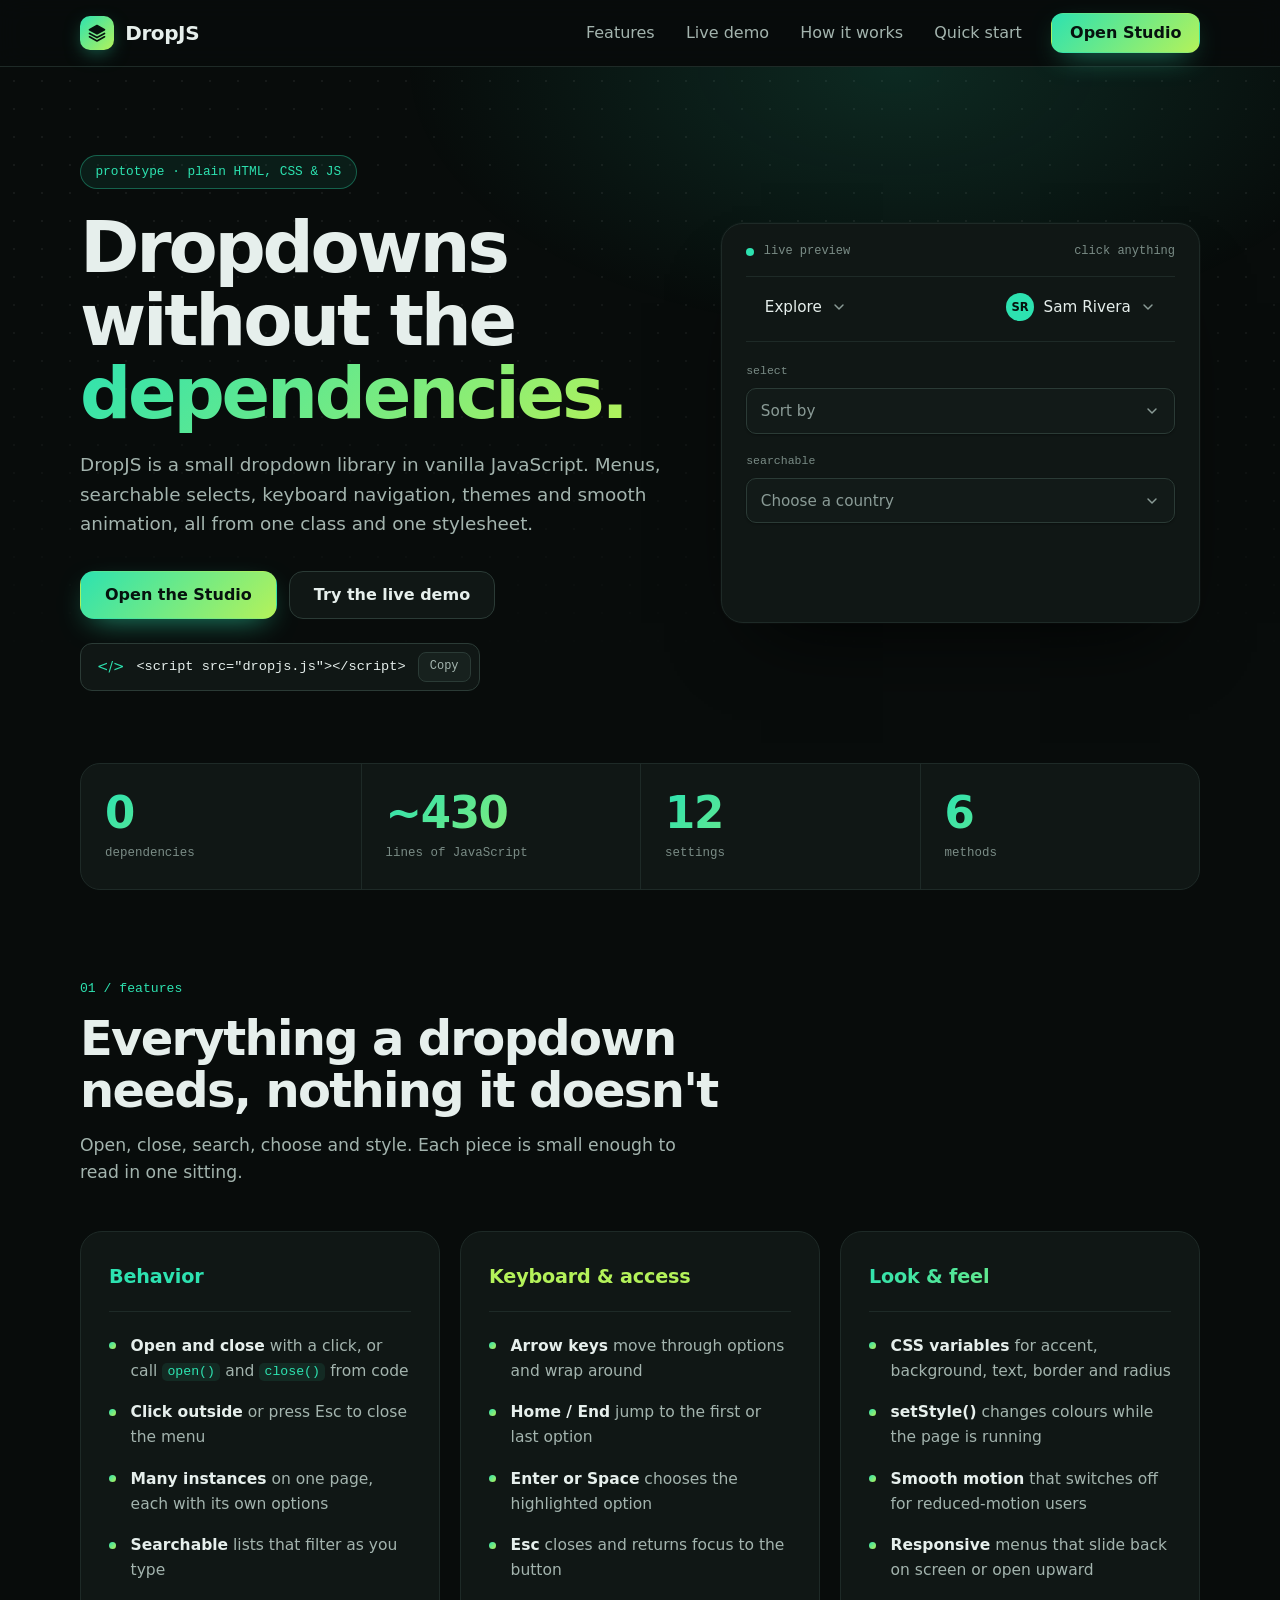
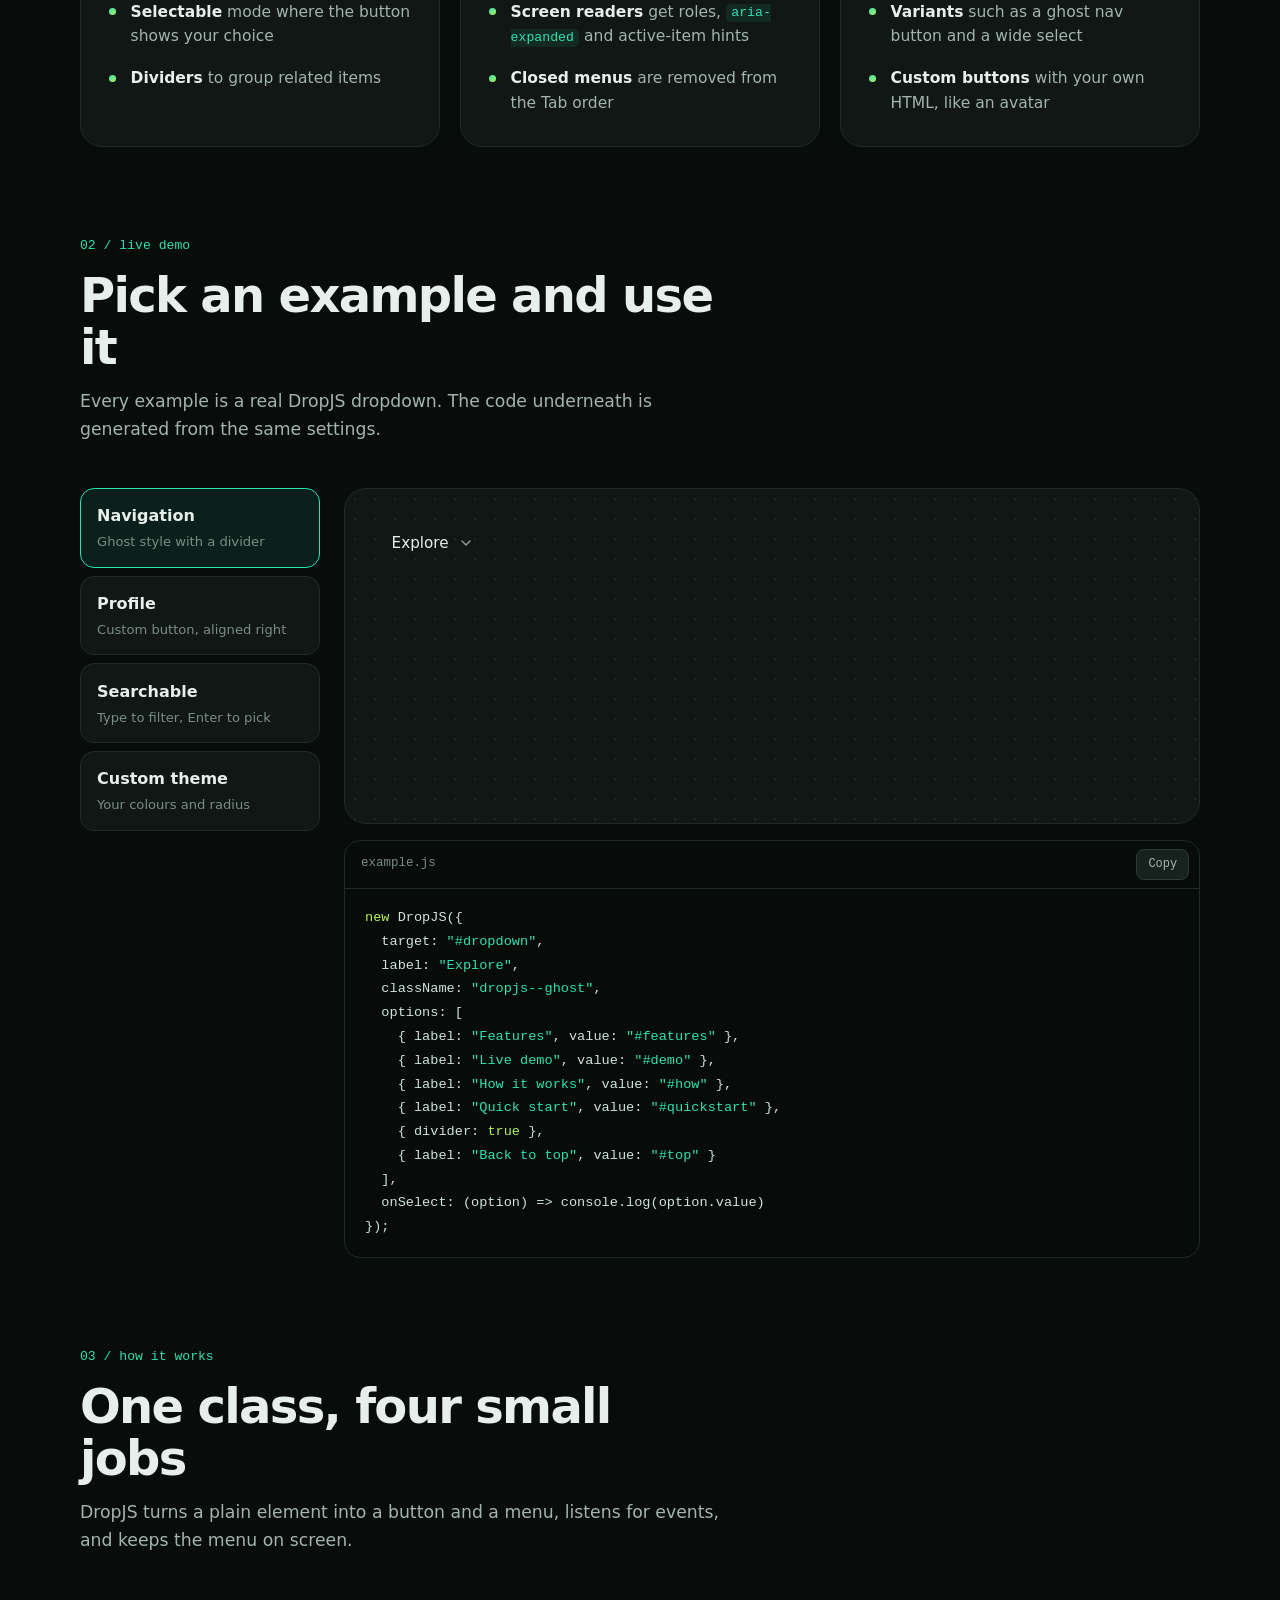
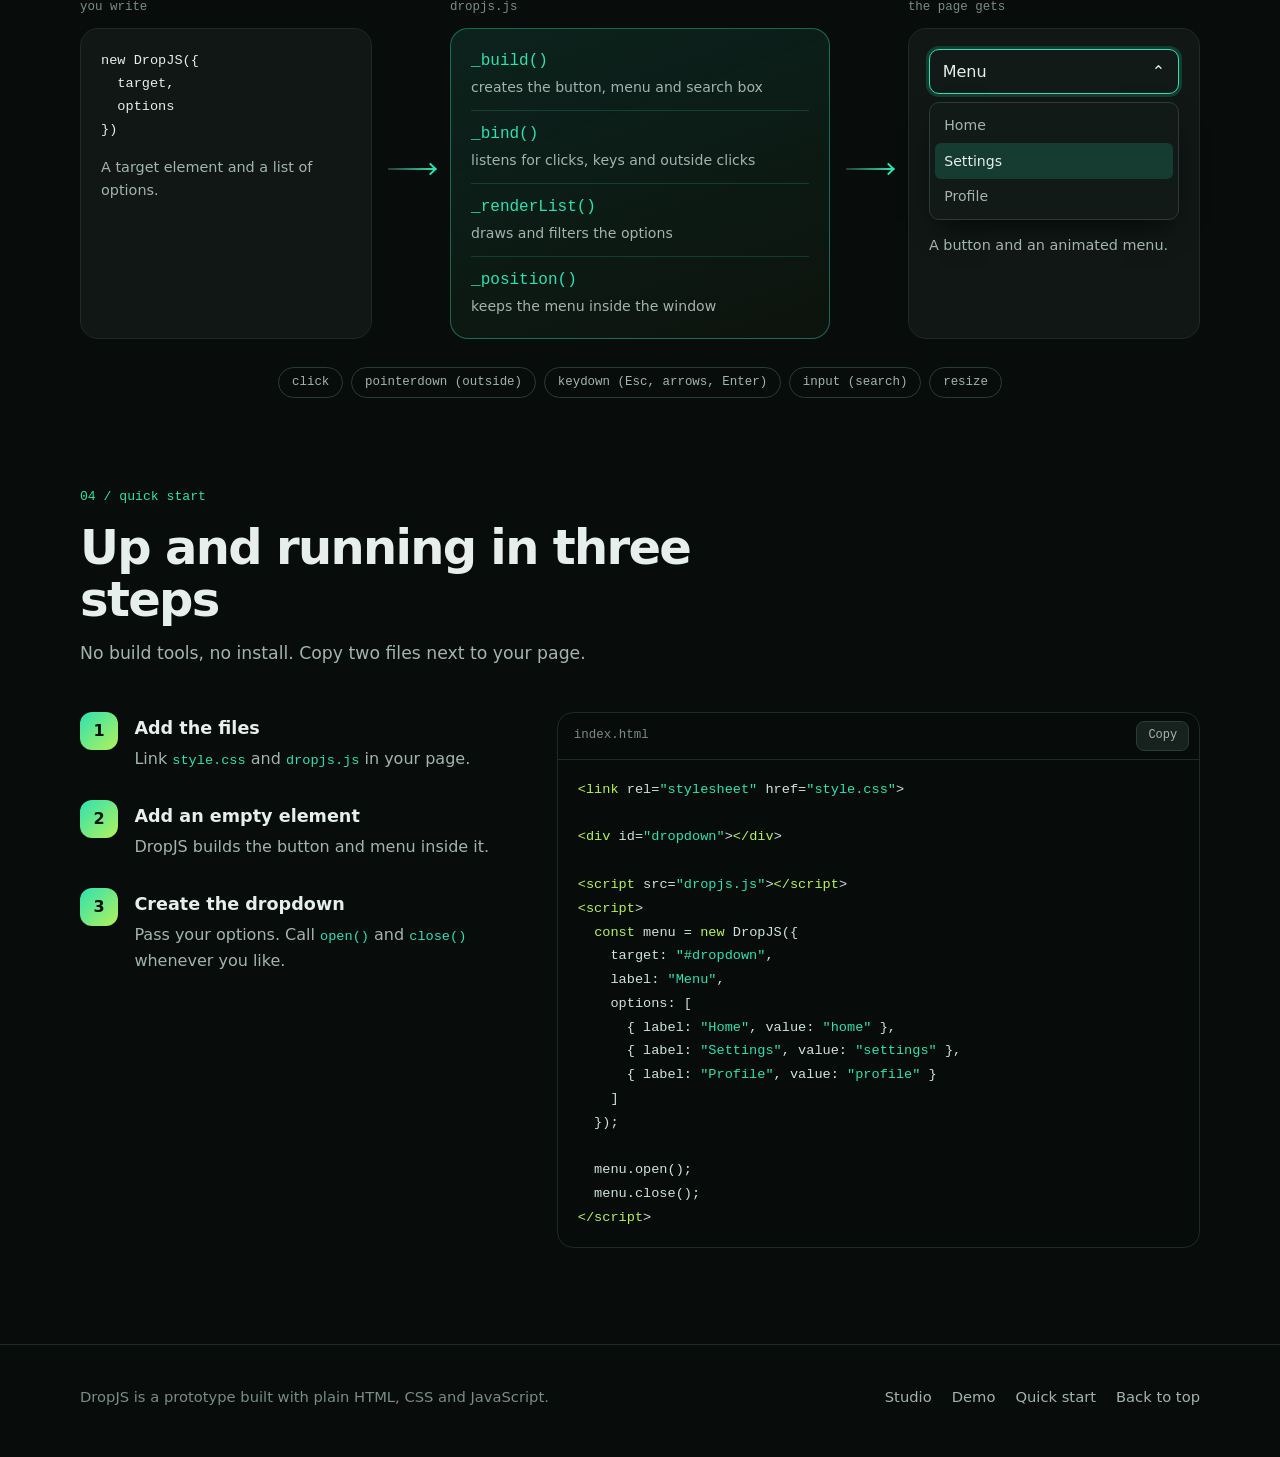
<file: index.html>
<!DOCTYPE html>
<html lang="en">
<head>
  <meta charset="utf-8">
  <meta name="viewport" content="width=device-width, initial-scale=1">
  <meta name="description" content="DropJS is a tiny dropdown library in plain JavaScript: search, keyboard navigation, themes and smooth animation, with no dependencies.">
  <title>DropJS: dropdowns without the dependencies</title>
  <style>
/* ==========================================================
   PART 1: DropJS component styles
   Customize with CSS variables (or setStyle() / the style option):
   accent, bg, text, muted, border, radius
   ========================================================== */

.dropjs {
  --dropjs-accent: #2de2b0;
  --dropjs-bg: #121a18;
  --dropjs-text: #e6efec;
  --dropjs-muted: #8a9b96;
  --dropjs-border: #2b3b36;
  --dropjs-radius: 10px;

  position: relative;
  display: inline-block;
  font-size: 0.95rem;
  color: var(--dropjs-text);
}

.dropjs.is-open {
  z-index: 50; /* open menus sit above everything after them */
}

/* ---- Button ---- */

.dropjs-trigger {
  display: inline-flex;
  align-items: center;
  justify-content: space-between;
  gap: 0.6rem;
  width: 100%;
  padding: 0.6rem 0.85rem;
  font: inherit;
  font-weight: 500;
  color: inherit;
  background: var(--dropjs-bg);
  border: 1px solid var(--dropjs-border);
  border-radius: var(--dropjs-radius);
  box-shadow: 0 1px 2px rgba(0, 0, 0, 0.35);
  cursor: pointer;
  transition: border-color 0.15s, box-shadow 0.15s, background-color 0.15s;
}

.dropjs-trigger:hover {
  border-color: color-mix(in srgb, var(--dropjs-text) 65%, var(--dropjs-border));
}

.dropjs-trigger:focus-visible {
  outline: 2px solid var(--dropjs-accent);
  outline-offset: 2px;
}

.dropjs.is-open .dropjs-trigger {
  border-color: var(--dropjs-accent);
  box-shadow: 0 0 0 3px color-mix(in srgb, var(--dropjs-accent) 22%, transparent);
}

.dropjs-trigger-content {
  display: inline-flex;
  align-items: center;
  gap: 0.6rem;
  min-width: 0;
  overflow: hidden;
  white-space: nowrap;
  text-overflow: ellipsis;
}

.dropjs-chevron {
  flex: none;
  color: var(--dropjs-muted);
  transition: transform 0.2s ease;
}

.dropjs.is-open .dropjs-chevron {
  transform: rotate(180deg);
}

/* select mode: grey text until something is chosen */
.dropjs--select:not(.has-value) .dropjs-trigger-content {
  color: var(--dropjs-muted);
}

/* ---- Variants you can add with className ---- */

.dropjs--wide {
  display: block;
  width: min(100%, 20rem);
}

.dropjs--ghost .dropjs-trigger {
  background: transparent;
  border-color: transparent;
  border-radius: 0;
  box-shadow: none;
}

.dropjs--ghost .dropjs-trigger:hover,
.dropjs--ghost.is-open .dropjs-trigger {
  background: transparent;
  border-color: transparent;
  box-shadow: inset 0 -3px 0 var(--dropjs-accent); /* red underline, like a site nav */
}

/* ---- Menu (animated open and close) ---- */

.dropjs-menu {
  position: absolute;
  top: calc(100% + 8px);
  left: 0;
  width: max-content;
  min-width: max(100%, 12rem);
  max-width: calc(100vw - 16px);
  padding: 0.35rem;
  background: var(--dropjs-bg);
  border: 1px solid var(--dropjs-border);
  border-radius: var(--dropjs-radius);
  box-shadow: 0 1px 2px rgba(0, 0, 0, 0.4), 0 18px 40px -12px rgba(0, 0, 0, 0.7);

  /* closed state */
  opacity: 0;
  visibility: hidden;
  pointer-events: none;
  transform: translateY(-6px) scale(0.98);
  transform-origin: top left;
  transition: opacity 0.16s ease, transform 0.16s ease, visibility 0s linear 0.16s;
}

.dropjs--align-right .dropjs-menu {
  transform-origin: top right;
}

/* opens upwards when there is no room below (JS adds .is-up) */
.dropjs.is-up .dropjs-menu {
  top: auto;
  bottom: calc(100% + 8px);
  transform: translateY(6px) scale(0.98);
  transform-origin: bottom left;
}

.dropjs--align-right.is-up .dropjs-menu {
  transform-origin: bottom right;
}

/* open state (must stay after the rules above) */
.dropjs.is-open .dropjs-menu {
  opacity: 1;
  visibility: visible;
  pointer-events: auto;
  transform: none;
  transition-delay: 0s;
}

/* ---- Search box ---- */

.dropjs-search {
  padding: 0.15rem 0.15rem 0.4rem;
}

.dropjs-input {
  width: 100%;
  padding: 0.5rem 0.65rem;
  font: inherit;
  font-size: 1rem; /* 16px stops iOS zooming in on focus */
  color: inherit;
  background: color-mix(in srgb, var(--dropjs-text) 4%, var(--dropjs-bg));
  border: 1px solid var(--dropjs-border);
  border-radius: max(4px, calc(var(--dropjs-radius) - 4px));
  outline: none;
}

.dropjs-input:focus {
  border-color: var(--dropjs-accent);
}

.dropjs-input::placeholder {
  color: var(--dropjs-muted);
}

/* ---- List ---- */

.dropjs-list {
  position: relative; /* lets the script measure item positions */
  max-height: min(15rem, 50vh);
  margin: 0;
  padding: 0;
  list-style: none;
  overflow-y: auto;
  overscroll-behavior: contain;
  outline: none;
}

.dropjs-item {
  display: flex;
  align-items: center;
  justify-content: space-between;
  gap: 1rem;
  padding: 0.5rem 0.65rem;
  white-space: nowrap;
  border-radius: max(4px, calc(var(--dropjs-radius) - 4px));
  cursor: pointer;
  user-select: none;
}

.dropjs-item.is-active {
  /* a tint of the accent (override with --dropjs-active) */
  background: var(--dropjs-active, color-mix(in srgb, var(--dropjs-accent) 16%, var(--dropjs-bg)));
}

.dropjs-item.is-selected {
  color: var(--dropjs-accent);
  font-weight: 600;
}

/* check mark on the chosen option */
.dropjs-item.is-selected::after {
  content: "";
  flex: none;
  width: 0.3rem;
  height: 0.6rem;
  border: solid currentColor;
  border-width: 0 2px 2px 0;
  transform: rotate(45deg) translate(-1px, -1px);
}

.dropjs-divider {
  height: 1px;
  margin: 0.3rem 0.25rem;
  background: var(--dropjs-border);
}

.dropjs-empty {
  padding: 0.75rem 0.65rem;
  text-align: center;
  font-size: 0.9rem;
  color: var(--dropjs-muted);
}

/* bigger touch targets on phones */
@media (max-width: 480px) {
  .dropjs-item {
    padding: 0.7rem 0.75rem;
  }
}

@media (prefers-reduced-motion: reduce) {
  .dropjs-trigger,
  .dropjs-chevron,
  .dropjs-menu {
    transition-duration: 0.01ms !important;
    transition-delay: 0s !important;
  }
}

/* ==========================================================
   DropJS website styles (index.html only)
   Dark theme: green-black surfaces, mint-to-lime accent
   ========================================================== */

:root {
  color-scheme: dark;
  --bg: #080c0b;
  --panel: #0d1311;
  --card: #101715;
  --raise: #17211e;
  --line: #1e2a27;
  --line-2: #2b3b36;
  --text: #e6efec;
  --text-soft: #a3b4ae;
  --muted: #7a8c86;
  --mint: #2de2b0;
  --lime: #b4f25a;
  --grad: linear-gradient(135deg, var(--mint), var(--lime));
  --on-accent: #06120e;
  --sans: ui-sans-serif, system-ui, -apple-system, "Segoe UI", Roboto, "Helvetica Neue", Arial, sans-serif;
  --mono: ui-monospace, SFMono-Regular, Menlo, Consolas, "Liberation Mono", monospace;
}

*,
*::before,
*::after {
  box-sizing: border-box;
}

* {
  scrollbar-color: var(--line-2) transparent;
}

html {
  scroll-padding-top: 5rem;
}

@media (prefers-reduced-motion: no-preference) {
  html {
    scroll-behavior: smooth;
  }
}

body {
  margin: 0;
  font-family: var(--sans);
  line-height: 1.6;
  color: var(--text);
  background: var(--bg);
  -webkit-font-smoothing: antialiased;
  overflow-x: clip;
}

a {
  color: inherit;
}

button {
  font: inherit;
  color: inherit;
}

a:focus-visible,
button:focus-visible {
  outline: 2px solid var(--mint);
  outline-offset: 3px;
}

code,
pre {
  font-family: var(--mono);
}

.wrap {
  width: min(1120px, 100% - 3rem);
  margin-inline: auto;
}

.grad {
  color: transparent;
  background: var(--grad);
  -webkit-background-clip: text;
  background-clip: text;
}

/* ---- Buttons ---- */

.btn {
  display: inline-flex;
  align-items: center;
  justify-content: center;
  gap: 0.5rem;
  height: 48px;
  padding: 0 1.5rem;
  font-weight: 600;
  white-space: nowrap;
  text-decoration: none;
  border: 1px solid transparent;
  border-radius: 14px;
  cursor: pointer;
  transition: filter 0.15s, box-shadow 0.15s, border-color 0.15s, background-color 0.15s;
}

.btn--primary {
  color: var(--on-accent);
  background: var(--grad);
  box-shadow: 0 10px 30px -12px rgba(45, 226, 176, 0.75);
}

.btn--primary:hover {
  filter: brightness(1.08);
  box-shadow: 0 14px 36px -10px rgba(45, 226, 176, 0.9);
}

.btn--ghost {
  background: var(--card);
  border-color: var(--line-2);
}

.btn--ghost:hover {
  background: var(--raise);
  border-color: var(--mint);
}

.btn--sm {
  height: 40px;
  padding: 0 1.1rem;
  border-radius: 12px;
}

/* ---- Navigation ---- */

.nav {
  position: sticky;
  top: 0;
  z-index: 30;
  background: rgba(8, 12, 11, 0.82);
  -webkit-backdrop-filter: blur(12px);
  backdrop-filter: blur(12px);
  border-bottom: 1px solid var(--line);
}

.nav-inner {
  display: flex;
  align-items: center;
  gap: 1rem;
  height: 66px;
}

.brand {
  display: inline-flex;
  align-items: center;
  gap: 0.7rem;
  margin-right: auto;
  font-size: 1.25rem;
  font-weight: 800;
  letter-spacing: -0.02em;
  text-decoration: none;
}

.brand-mark {
  display: grid;
  place-items: center;
  width: 34px;
  height: 34px;
  color: var(--on-accent);
  background: var(--grad);
  border-radius: 10px;
  box-shadow: 0 6px 20px -6px rgba(45, 226, 176, 0.6);
}

.nav-links {
  display: flex;
  gap: 0.25rem;
}

.nav-links a {
  padding: 0.45rem 0.85rem;
  color: var(--text-soft);
  text-decoration: none;
  border-radius: 10px;
  transition: color 0.15s, background-color 0.15s;
}

.nav-links a:hover {
  color: var(--text);
  background: var(--raise);
}

.nav-mobile {
  display: none;
}

/* ---- Hero ---- */

.hero {
  position: relative;
  padding: 5.5rem 0 4.5rem;
}

.hero::before {
  content: "";
  position: absolute;
  inset: 0 0 auto 0;
  height: 640px;
  pointer-events: none;
  background:
    radial-gradient(55% 60% at 70% 0%, rgba(45, 226, 176, 0.14), transparent 70%),
    radial-gradient(rgba(255, 255, 255, 0.06) 1px, transparent 1px);
  background-size: auto, 28px 28px;
  -webkit-mask-image: linear-gradient(#000 30%, transparent);
  mask-image: linear-gradient(#000 30%, transparent);
}

.hero-grid {
  position: relative;
  display: grid;
  grid-template-columns: minmax(0, 1.1fr) minmax(0, 0.9fr);
  gap: 3.5rem;
  align-items: center;
}

.badge {
  display: inline-flex;
  align-items: center;
  gap: 0.55rem;
  padding: 0.35rem 0.9rem;
  font-family: var(--mono);
  font-size: 0.8rem;
  color: var(--mint);
  background: rgba(45, 226, 176, 0.08);
  border: 1px solid rgba(45, 226, 176, 0.35);
  border-radius: 999px;
}

.hero h1 {
  margin: 1.4rem 0 1.25rem;
  font-size: clamp(2.7rem, 5.6vw, 4.6rem);
  font-weight: 800;
  line-height: 1.02;
  letter-spacing: -0.045em;
}

.lead {
  max-width: 50ch;
  margin: 0;
  font-size: 1.15rem;
  color: var(--text-soft);
}

.cta {
  display: flex;
  flex-wrap: wrap;
  gap: 0.75rem;
  margin: 2rem 0 1.5rem;
}

.install {
  display: inline-flex;
  align-items: center;
  gap: 0.75rem;
  max-width: 100%;
  padding: 0.5rem 0.5rem 0.5rem 1rem;
  font-size: 0.85rem;
  background: var(--card);
  border: 1px solid var(--line-2);
  border-radius: 12px;
}

.install .prompt {
  color: var(--mint);
}

.install code {
  overflow-x: auto;
  white-space: nowrap;
}

.copy {
  flex: none;
  padding: 0.3rem 0.7rem;
  font-family: var(--mono);
  font-size: 0.75rem;
  color: var(--text-soft);
  background: var(--raise);
  border: 1px solid var(--line-2);
  border-radius: 8px;
  cursor: pointer;
  transition: color 0.15s, border-color 0.15s;
}

.copy:hover {
  color: var(--text);
  border-color: var(--mint);
}

/* live preview card in the hero */

.hero-card {
  padding: 1.1rem 1.5rem 2rem;
  background: var(--card);
  border: 1px solid var(--line);
  border-radius: 22px;
  box-shadow: 0 40px 80px -40px rgba(0, 0, 0, 0.9), 0 0 0 1px rgba(255, 255, 255, 0.02);
}

.card-bar {
  display: flex;
  align-items: center;
  gap: 0.6rem;
  padding-bottom: 0.9rem;
  font-family: var(--mono);
  font-size: 0.75rem;
  color: var(--muted);
}

.card-bar .hint {
  margin-left: auto;
}

.live-dot {
  width: 8px;
  height: 8px;
  background: var(--mint);
  border-radius: 50%;
  box-shadow: 0 0 0 0 rgba(45, 226, 176, 0.6);
  animation: pulse 2.4s ease-out infinite;
}

@keyframes pulse {
  70% {
    box-shadow: 0 0 0 9px rgba(45, 226, 176, 0);
  }
  100% {
    box-shadow: 0 0 0 0 rgba(45, 226, 176, 0);
  }
}

.mini-nav {
  display: flex;
  align-items: center;
  justify-content: space-between;
  padding: 0.35rem 0.25rem 0.6rem;
  border-top: 1px solid var(--line);
  border-bottom: 1px solid var(--line);
}

.mini-body {
  display: grid;
  gap: 0.5rem;
  min-height: 15.5rem;
  padding-top: 1.25rem;
  align-content: start;
}

.mini-label {
  margin-top: 0.6rem;
  font-family: var(--mono);
  font-size: 0.72rem;
  color: var(--muted);
}

.mini-label:first-child {
  margin-top: 0;
}

.mini-body .dropjs--wide {
  width: 100%;
}

.avatar {
  display: grid;
  place-items: center;
  width: 28px;
  height: 28px;
  font-size: 0.72rem;
  font-weight: 700;
  color: var(--on-accent);
  background: var(--dropjs-accent, var(--mint));
  border-radius: 50%;
}

/* ---- Stats ---- */

.stats {
  display: grid;
  grid-template-columns: repeat(4, 1fr);
  margin: 0;
  padding: 0;
  list-style: none;
  background: var(--card);
  border: 1px solid var(--line);
  border-radius: 20px;
}

.stats li {
  padding: 1.6rem 1.5rem;
  border-left: 1px solid var(--line);
}

.stats li:first-child {
  border-left: 0;
}

.stats .num {
  display: block;
  font-size: clamp(2rem, 3.4vw, 2.8rem);
  font-weight: 800;
  line-height: 1.1;
  letter-spacing: -0.03em;
}

.stats .label {
  display: block;
  margin-top: 0.35rem;
  font-family: var(--mono);
  font-size: 0.78rem;
  color: var(--muted);
}

/* ---- Sections ---- */

.section {
  padding: 5.5rem 0 0;
}

.section-head {
  max-width: 40rem;
  margin-bottom: 2.75rem;
}

.eyebrow {
  margin: 0 0 0.9rem;
  font-family: var(--mono);
  font-size: 0.82rem;
  color: var(--mint);
}

.section h2 {
  margin: 0 0 0.9rem;
  font-size: clamp(2rem, 4vw, 3rem);
  font-weight: 800;
  line-height: 1.08;
  letter-spacing: -0.035em;
}

.section-head p:not(.eyebrow) {
  margin: 0;
  font-size: 1.08rem;
  color: var(--text-soft);
}

/* features */

.cards {
  display: grid;
  grid-template-columns: repeat(3, 1fr);
  gap: 1.25rem;
}

.card {
  padding: 1.9rem 1.75rem;
  background: var(--card);
  border: 1px solid var(--line);
  border-radius: 22px;
  transition: border-color 0.2s, transform 0.2s;
}

.card:hover {
  border-color: rgba(45, 226, 176, 0.4);
  transform: translateY(-3px);
}

.card h3 {
  margin: 0 0 1.4rem;
  padding-bottom: 1.1rem;
  font-size: 1.2rem;
  letter-spacing: -0.01em;
  border-bottom: 1px solid var(--line);
}

.card--mint h3 {
  color: var(--mint);
}

.card--lime h3 {
  color: var(--lime);
}

.card ul {
  display: grid;
  gap: 1.05rem;
  margin: 0;
  padding: 0;
  list-style: none;
}

.card li {
  position: relative;
  padding-left: 1.35rem;
  font-size: 0.97rem;
  color: var(--text-soft);
}

.card li::before {
  content: "";
  position: absolute;
  left: 0;
  top: 0.55em;
  width: 7px;
  height: 7px;
  background: var(--grad);
  border-radius: 50%;
}

.card li strong {
  color: var(--text);
}

.card code {
  padding: 0.1em 0.4em;
  font-size: 0.85em;
  color: var(--mint);
  background: rgba(45, 226, 176, 0.09);
  border-radius: 5px;
}

/* live demo */

.demo {
  display: grid;
  grid-template-columns: 240px minmax(0, 1fr);
  gap: 1.5rem;
}

.demo-tabs {
  display: grid;
  align-content: start;
  gap: 0.5rem;
}

.demo-tab {
  display: grid;
  gap: 0.15rem;
  padding: 0.9rem 1rem;
  text-align: left;
  background: var(--card);
  border: 1px solid var(--line);
  border-radius: 14px;
  cursor: pointer;
  transition: border-color 0.15s, background-color 0.15s;
}

.demo-tab:hover {
  border-color: var(--line-2);
}

.demo-tab strong {
  font-size: 1rem;
}

.demo-tab span {
  font-size: 0.82rem;
  color: var(--muted);
}

.demo-tab[aria-selected="true"] {
  background: rgba(45, 226, 176, 0.09);
  border-color: var(--mint);
}

.demo-panel {
  display: grid;
  gap: 1rem;
  min-width: 0;
}

.demo-stage {
  display: flex;
  align-items: flex-start;
  min-height: 21rem;
  padding: 2rem;
  background-color: var(--card);
  background-image: radial-gradient(circle, rgba(255, 255, 255, 0.07) 1px, transparent 1.3px);
  background-size: 20px 20px;
  border: 1px solid var(--line);
  border-radius: 22px;
}

.demo-stage .dropjs--wide {
  width: min(100%, 20rem);
}

/* code blocks */

.code {
  min-width: 0;
  overflow: hidden;
  background: #070b0a;
  border: 1px solid var(--line);
  border-radius: 16px;
}

.code-bar {
  display: flex;
  align-items: center;
  justify-content: space-between;
  gap: 1rem;
  padding: 0.5rem 0.6rem 0.5rem 1rem;
  font-family: var(--mono);
  font-size: 0.78rem;
  color: var(--muted);
  border-bottom: 1px solid var(--line);
}

.code pre {
  margin: 0;
  padding: 1.1rem 1.25rem;
  overflow-x: auto;
  font-size: 0.85rem;
  line-height: 1.75;
  color: #cfe3dc;
}

.code pre .s {
  color: var(--mint);
}

.code pre .k {
  color: var(--lime);
}

.code pre .c {
  color: var(--muted);
}

/* how it works */

.flow {
  display: grid;
  grid-template-columns: minmax(0, 1fr) auto minmax(0, 1.3fr) auto minmax(0, 1fr);
  gap: 1rem;
  align-items: stretch;
}

.flow-col {
  display: flex;
  flex-direction: column;
  gap: 0.6rem;
}

.flow-label {
  font-family: var(--mono);
  font-size: 0.78rem;
  color: var(--muted);
}

.flow-box {
  flex: 1;
  padding: 1.25rem;
  background: var(--card);
  border: 1px solid var(--line);
  border-radius: 18px;
}

.flow-box--core {
  background: linear-gradient(160deg, rgba(45, 226, 176, 0.11), rgba(180, 242, 90, 0.03));
  border-color: rgba(45, 226, 176, 0.4);
}

.flow-box--you code {
  display: block;
  font-size: 0.85rem;
  line-height: 1.7;
  color: var(--text);
}

.flow-box--you p,
.flow-box > p {
  margin: 0.9rem 0 0;
  font-size: 0.9rem;
  color: var(--text-soft);
}

.core-list {
  display: grid;
  margin: 0;
  padding: 0;
  list-style: none;
}

.core-list li {
  display: grid;
  gap: 0.1rem;
  padding: 0.7rem 0;
  border-bottom: 1px solid rgba(45, 226, 176, 0.18);
}

.core-list li:first-child {
  padding-top: 0;
}

.core-list li:last-child {
  padding-bottom: 0;
  border-bottom: 0;
}

.core-list code {
  color: var(--mint);
}

.core-list span {
  font-size: 0.88rem;
  color: var(--text-soft);
}

.flow-arrow {
  position: relative;
  align-self: center;
  width: 46px;
  height: 2px;
  background: linear-gradient(90deg, var(--line-2), var(--mint));
}

.flow-arrow::after {
  content: "";
  position: absolute;
  right: -1px;
  top: 50%;
  width: 9px;
  height: 9px;
  border-top: 2px solid var(--mint);
  border-right: 2px solid var(--mint);
  transform: translateY(-50%) rotate(45deg);
}

.mock-trigger {
  display: flex;
  align-items: center;
  justify-content: space-between;
  padding: 0.55rem 0.8rem;
  font-weight: 500;
  background: #121a18;
  border: 1px solid var(--mint);
  border-radius: 10px;
  box-shadow: 0 0 0 3px rgba(45, 226, 176, 0.18);
}

.mock-menu {
  margin-top: 0.5rem;
  padding: 0.3rem;
  background: #121a18;
  border: 1px solid var(--line-2);
  border-radius: 10px;
  box-shadow: 0 14px 30px -12px rgba(0, 0, 0, 0.8);
}

.mock-item {
  padding: 0.4rem 0.6rem;
  font-size: 0.88rem;
  color: var(--text-soft);
  border-radius: 6px;
}

.mock-item.is-active {
  color: var(--text);
  background: rgba(45, 226, 176, 0.16);
}

.chips {
  display: flex;
  flex-wrap: wrap;
  justify-content: center;
  gap: 0.5rem;
  margin: 1.75rem 0 0;
  padding: 0;
  list-style: none;
}

.chips li {
  padding: 0.3rem 0.8rem;
  font-family: var(--mono);
  font-size: 0.78rem;
  color: var(--text-soft);
  border: 1px solid var(--line-2);
  border-radius: 999px;
}

/* quick start */

.start {
  display: grid;
  grid-template-columns: minmax(0, 0.8fr) minmax(0, 1.2fr);
  gap: 3rem;
  align-items: start;
}

.steps {
  display: grid;
  gap: 1.75rem;
  margin: 0;
  padding: 0;
  list-style: none;
  counter-reset: step;
}

.steps li {
  position: relative;
  padding-left: 3.4rem;
  counter-increment: step;
}

.steps li::before {
  content: counter(step);
  position: absolute;
  left: 0;
  top: 0;
  display: grid;
  place-items: center;
  width: 38px;
  height: 38px;
  font-weight: 800;
  color: var(--on-accent);
  background: var(--grad);
  border-radius: 12px;
}

.steps h3 {
  margin: 0.15rem 0 0.25rem;
  font-size: 1.1rem;
}

.steps p {
  margin: 0;
  color: var(--text-soft);
}

.steps code {
  font-size: 0.85em;
  color: var(--mint);
}

/* ---- Footer ---- */

.footer {
  margin-top: 6rem;
  padding: 2.5rem 0 3rem;
  border-top: 1px solid var(--line);
}

.footer-inner {
  display: flex;
  flex-wrap: wrap;
  align-items: center;
  justify-content: space-between;
  gap: 1rem;
  color: var(--muted);
  font-size: 0.92rem;
}

.footer-inner nav {
  display: flex;
  gap: 1.25rem;
}

.footer-inner a {
  text-decoration: none;
  color: var(--text-soft);
}

.footer-inner a:hover {
  color: var(--mint);
}

/* ---- Toast ---- */

.toast {
  position: fixed;
  left: 50%;
  bottom: 1.5rem;
  z-index: 100;
  max-width: calc(100vw - 2rem);
  padding: 0.6rem 1rem;
  font-size: 0.9rem;
  background: var(--raise);
  border: 1px solid var(--line-2);
  border-radius: 12px;
  box-shadow: 0 16px 40px -12px rgba(0, 0, 0, 0.8);
  opacity: 0;
  pointer-events: none;
  transform: translate(-50%, 12px);
  transition: opacity 0.2s ease, transform 0.2s ease;
}

.toast.is-visible {
  opacity: 1;
  transform: translate(-50%, 0);
}

/* ---- Responsive ---- */

@media (max-width: 980px) {
  .hero-grid {
    grid-template-columns: minmax(0, 1fr);
    gap: 3rem;
  }

  .cards {
    grid-template-columns: minmax(0, 1fr);
  }

  .demo {
    grid-template-columns: minmax(0, 1fr);
  }

  .demo-tabs {
    grid-template-columns: repeat(2, minmax(0, 1fr));
  }

  .start {
    grid-template-columns: minmax(0, 1fr);
    gap: 2rem;
  }

  .flow {
    grid-template-columns: minmax(0, 1fr);
  }

  .flow-arrow {
    justify-self: center;
    width: 2px;
    height: 36px;
    background: linear-gradient(180deg, var(--line-2), var(--mint));
  }

  .flow-arrow::after {
    top: auto;
    right: auto;
    bottom: -1px;
    left: 50%;
    transform: translateX(-50%) rotate(135deg);
  }
}

@media (max-width: 760px) {
  .nav-links {
    display: none;
  }

  .nav-mobile {
    display: block;
  }

  .nav-inner {
    gap: 0.5rem;
  }

  .hero {
    padding-top: 3.5rem;
  }

  .stats {
    grid-template-columns: repeat(2, minmax(0, 1fr));
  }

  .stats li:nth-child(3) {
    border-left: 0;
  }

  .stats li:nth-child(n + 3) {
    border-top: 1px solid var(--line);
  }

  .demo-stage {
    padding: 1.25rem;
  }
}

@media (max-width: 480px) {
  .btn--sm {
    padding: 0 0.85rem;
  }

  .wrap {
    width: min(1120px, 100% - 2rem);
  }

  .demo-tabs {
    grid-template-columns: minmax(0, 1fr);
  }

  .profile-name {
    display: none;
  }
}

@media (prefers-reduced-motion: reduce) {
  .live-dot {
    animation: none;
  }

  .card,
  .btn,
  .toast {
    transition-duration: 0.01ms;
  }
}

.hero-grid > *,
.start > *,
.demo > * {
  min-width: 0;
}

</style>
</head>
<body id="top">

  <header class="nav">
    <div class="wrap nav-inner">
      <a class="brand" href="#top">
        <span class="brand-mark"><svg width="20" height="20" viewBox="0 0 24 24" fill="none" stroke="currentColor" stroke-width="2" stroke-linecap="round" stroke-linejoin="round" aria-hidden="true"><path d="M12 3l9 5-9 5-9-5z" fill="currentColor"/><path d="M3 12.5l9 5 9-5"/><path d="M3 16.5l9 5 9-5"/></svg></span>
        DropJS
      </a>
      <nav class="nav-links" aria-label="Sections">
        <a href="#features">Features</a>
        <a href="#demo">Live demo</a>
        <a href="#how">How it works</a>
        <a href="#quickstart">Quick start</a>
      </nav>
      <div id="nav-mobile" class="nav-mobile"></div>
      <a class="btn btn--primary btn--sm" href="studio.html">Open Studio</a>
    </div>
  </header>

  <main>

    <!-- Hero -->
    <section class="hero">
      <div class="wrap hero-grid">
        <div>
          <span class="badge">prototype · plain HTML, CSS &amp; JS</span>
          <h1>Dropdowns without the <span class="grad">dependencies.</span></h1>
          <p class="lead">
            DropJS is a small dropdown library in vanilla JavaScript. Menus, searchable selects,
            keyboard navigation, themes and smooth animation, all from one class and one stylesheet.
          </p>
          <div class="cta">
            <a class="btn btn--primary" href="studio.html">Open the Studio</a>
            <a class="btn btn--ghost" href="#demo">Try the live demo</a>
          </div>
          <div class="install">
            <span class="prompt" aria-hidden="true">&lt;/&gt;</span>
            <code id="install-code">&lt;script src="dropjs.js"&gt;&lt;/script&gt;</code>
            <button class="copy" type="button" data-copy="#install-code">Copy</button>
          </div>
        </div>

        <div class="hero-card">
          <div class="card-bar"><span class="live-dot"></span>live preview<span class="hint">click anything</span></div>
          <div class="mini-nav">
            <div id="h-nav"></div>
            <div id="h-profile"></div>
          </div>
          <div class="mini-body">
            <span class="mini-label">select</span>
            <div id="h-sort"></div>
            <span class="mini-label">searchable</span>
            <div id="h-country"></div>
          </div>
        </div>
      </div>
    </section>

    <!-- Numbers -->
    <div class="wrap">
      <ul class="stats">
        <li><span class="num grad">0</span><span class="label">dependencies</span></li>
        <li><span class="num grad">~430</span><span class="label">lines of JavaScript</span></li>
        <li><span class="num grad">12</span><span class="label">settings</span></li>
        <li><span class="num grad">6</span><span class="label">methods</span></li>
      </ul>
    </div>

    <!-- Features -->
    <section class="section" id="features">
      <div class="wrap">
        <div class="section-head">
          <p class="eyebrow">01 / features</p>
          <h2>Everything a dropdown needs, nothing it doesn't</h2>
          <p>Open, close, search, choose and style. Each piece is small enough to read in one sitting.</p>
        </div>

        <div class="cards">
          <article class="card card--mint">
            <h3>Behavior</h3>
            <ul>
              <li><strong>Open and close</strong> with a click, or call <code>open()</code> and <code>close()</code> from code</li>
              <li><strong>Click outside</strong> or press Esc to close the menu</li>
              <li><strong>Many instances</strong> on one page, each with its own options</li>
              <li><strong>Searchable</strong> lists that filter as you type</li>
              <li><strong>Selectable</strong> mode where the button shows your choice</li>
              <li><strong>Dividers</strong> to group related items</li>
            </ul>
          </article>

          <article class="card card--lime">
            <h3>Keyboard &amp; access</h3>
            <ul>
              <li><strong>Arrow keys</strong> move through options and wrap around</li>
              <li><strong>Home / End</strong> jump to the first or last option</li>
              <li><strong>Enter or Space</strong> chooses the highlighted option</li>
              <li><strong>Esc</strong> closes and returns focus to the button</li>
              <li><strong>Screen readers</strong> get roles, <code>aria-expanded</code> and active-item hints</li>
              <li><strong>Closed menus</strong> are removed from the Tab order</li>
            </ul>
          </article>

          <article class="card">
            <h3 class="grad">Look &amp; feel</h3>
            <ul>
              <li><strong>CSS variables</strong> for accent, background, text, border and radius</li>
              <li><strong>setStyle()</strong> changes colours while the page is running</li>
              <li><strong>Smooth motion</strong> that switches off for reduced-motion users</li>
              <li><strong>Responsive</strong> menus that slide back on screen or open upward</li>
              <li><strong>Variants</strong> such as a ghost nav button and a wide select</li>
              <li><strong>Custom buttons</strong> with your own HTML, like an avatar</li>
            </ul>
          </article>
        </div>
      </div>
    </section>

    <!-- Live demo -->
    <section class="section" id="demo">
      <div class="wrap">
        <div class="section-head">
          <p class="eyebrow">02 / live demo</p>
          <h2>Pick an example and use it</h2>
          <p>Every example is a real DropJS dropdown. The code underneath is generated from the same settings.</p>
        </div>

        <div class="demo">
          <div class="demo-tabs" id="demo-tabs" role="tablist" aria-label="Examples"></div>
          <div class="demo-panel">
            <div class="demo-stage" id="demo-stage" role="tabpanel"></div>
            <div class="code">
              <div class="code-bar"><span>example.js</span><button class="copy" type="button" data-copy="#demo-code">Copy</button></div>
              <pre><code id="demo-code"></code></pre>
            </div>
          </div>
        </div>
      </div>
    </section>

    <!-- How it works -->
    <section class="section" id="how">
      <div class="wrap">
        <div class="section-head">
          <p class="eyebrow">03 / how it works</p>
          <h2>One class, four small jobs</h2>
          <p>DropJS turns a plain element into a button and a menu, listens for events, and keeps the menu on screen.</p>
        </div>

        <div class="flow">
          <div class="flow-col">
            <span class="flow-label">you write</span>
            <div class="flow-box flow-box--you">
              <code>new DropJS({<br>&nbsp;&nbsp;target,<br>&nbsp;&nbsp;options<br>})</code>
              <p>A target element and a list of options.</p>
            </div>
          </div>

          <div class="flow-arrow" aria-hidden="true"></div>

          <div class="flow-col">
            <span class="flow-label">dropjs.js</span>
            <div class="flow-box flow-box--core">
              <ul class="core-list">
                <li><code>_build()</code><span>creates the button, menu and search box</span></li>
                <li><code>_bind()</code><span>listens for clicks, keys and outside clicks</span></li>
                <li><code>_renderList()</code><span>draws and filters the options</span></li>
                <li><code>_position()</code><span>keeps the menu inside the window</span></li>
              </ul>
            </div>
          </div>

          <div class="flow-arrow" aria-hidden="true"></div>

          <div class="flow-col">
            <span class="flow-label">the page gets</span>
            <div class="flow-box">
              <div class="mock-trigger"><span>Menu</span><span aria-hidden="true">⌃</span></div>
              <div class="mock-menu" aria-hidden="true">
                <div class="mock-item">Home</div>
                <div class="mock-item is-active">Settings</div>
                <div class="mock-item">Profile</div>
              </div>
              <p>A button and an animated menu.</p>
            </div>
          </div>
        </div>

        <ul class="chips" aria-label="Events DropJS listens for">
          <li>click</li>
          <li>pointerdown (outside)</li>
          <li>keydown (Esc, arrows, Enter)</li>
          <li>input (search)</li>
          <li>resize</li>
        </ul>
      </div>
    </section>

    <!-- Quick start -->
    <section class="section" id="quickstart">
      <div class="wrap">
        <div class="section-head">
          <p class="eyebrow">04 / quick start</p>
          <h2>Up and running in three steps</h2>
          <p>No build tools, no install. Copy two files next to your page.</p>
        </div>

        <div class="start">
          <ol class="steps">
            <li>
              <h3>Add the files</h3>
              <p>Link <code>style.css</code> and <code>dropjs.js</code> in your page.</p>
            </li>
            <li>
              <h3>Add an empty element</h3>
              <p>DropJS builds the button and menu inside it.</p>
            </li>
            <li>
              <h3>Create the dropdown</h3>
              <p>Pass your options. Call <code>open()</code> and <code>close()</code> whenever you like.</p>
            </li>
          </ol>

          <div class="code">
            <div class="code-bar"><span>index.html</span><button class="copy" type="button" data-copy="#start-code">Copy</button></div>
            <pre><code id="start-code">&lt;link rel="stylesheet" href="style.css"&gt;

&lt;div id="dropdown"&gt;&lt;/div&gt;

&lt;script src="dropjs.js"&gt;&lt;/script&gt;
&lt;script&gt;
  const menu = new DropJS({
    target: "#dropdown",
    label: "Menu",
    options: [
      { label: "Home", value: "home" },
      { label: "Settings", value: "settings" },
      { label: "Profile", value: "profile" }
    ]
  });

  menu.open();
  menu.close();
&lt;/script&gt;</code></pre>
          </div>
        </div>
      </div>
    </section>

  </main>

  <footer class="footer">
    <div class="wrap footer-inner">
      <span>DropJS is a prototype built with plain HTML, CSS and JavaScript.</span>
      <nav aria-label="Footer">
        <a href="studio.html">Studio</a>
        <a href="#demo">Demo</a>
        <a href="#quickstart">Quick start</a>
        <a href="#top">Back to top</a>
      </nav>
    </div>
  </footer>

  <div class="toast" id="toast" role="status" aria-live="polite"></div>

  <script>
/**
 * DropJS - a tiny dropdown prototype in plain JavaScript.
 *
 *   const menu = new DropJS({
 *     target: "#dropdown",
 *     options: [{ label: "Home", value: "home" }]
 *   });
 *   menu.open();
 *   menu.close();
 *
 * See README.md for every setting.
 */

let dropCount = 0; // gives every dropdown a unique id

class DropJS {
  constructor(config) {
    config = config || {};

    // 1. Find the element the dropdown will be built inside
    const root =
      typeof config.target === "string"
        ? document.querySelector(config.target)
        : config.target;
    if (!root) {
      throw new Error('DropJS: target "' + config.target + '" was not found.');
    }
    if (!Array.isArray(config.options)) {
      throw new Error("DropJS: options must be an array.");
    }

    // 2. Settings (whatever you pass in overrides these defaults)
    this.config = Object.assign(
      {
        label: "Select",      // text on the button
        triggerHTML: "",      // custom HTML for the button (overrides label)
        searchable: false,    // adds a search box
        selectable: false,    // button shows the chosen option
        placeholder: "Search…",
        emptyText: "No results",
        align: "left",        // "left" or "right"
        className: "",        // extra CSS class(es) for the wrapper
        style: null,          // e.g. { accent: "#e11d48", radius: "4px" }
        onSelect: null        // function (option, dropdown) {}
      },
      config
    );

    this.root = root;
    this.options = config.options;
    this.id = "dropjs-" + ++dropCount;
    this.isSelect = this.config.selectable || this.config.searchable;

    // 3. State
    this.isOpen = false;
    this.selected = null;  // the chosen option (select mode only)
    this.visible = [];     // options currently shown in the list
    this.items = [];       // the matching <li> elements
    this.activeIndex = -1; // highlighted item (keyboard / hover)

    this._build();
    this._bind();
    this._position(); // keeps even a closed menu inside the window
  }

  /* ---------------------------------------------------------
     Public methods
     --------------------------------------------------------- */

  open() {
    if (this.isOpen) return;
    this.isOpen = true;

    if (this.input) this.input.value = "";
    this._renderList();
    this._position();

    this.menu.removeAttribute("inert");
    this.root.classList.add("is-open");
    this.trigger.setAttribute("aria-expanded", "true");
    this.focusEl.focus({ preventScroll: true });
  }

  // returnFocus: send keyboard focus back to the button
  close(returnFocus) {
    if (!this.isOpen) return;
    this.isOpen = false;

    this.root.classList.remove("is-open");
    this.trigger.setAttribute("aria-expanded", "false");
    if (returnFocus) this.trigger.focus();

    // "inert" keeps the hidden menu out of the Tab order. It is applied on the
    // next tick so a Tab key press can finish moving focus first.
    setTimeout(() => {
      if (!this.isOpen) this.menu.setAttribute("inert", "");
    }, 0);
  }

  toggle() {
    if (this.isOpen) this.close();
    else this.open();
  }

  // Value of the chosen option (select mode), or null
  getValue() {
    return this.selected ? this.selected.value : null;
  }

  // Each key becomes a CSS variable: { accent: "red" } sets --dropjs-accent
  setStyle(style) {
    for (const key in style) {
      this.root.style.setProperty("--dropjs-" + key, style[key]);
    }
  }

  destroy() {
    document.removeEventListener("pointerdown", this._onDocPointerDown);
    document.removeEventListener("keydown", this._onDocKeydown);
    window.removeEventListener("resize", this._onResize);
    this.root.innerHTML = "";
    this.root.classList.remove(
      "dropjs", "dropjs--select", "dropjs--align-right", "has-value", "is-open", "is-up"
    );
  }

  /* ---------------------------------------------------------
     Building the HTML
     --------------------------------------------------------- */

  _build() {
    const c = this.config;
    const listRole = this.isSelect ? "listbox" : "menu";

    this.root.innerHTML = "";
    this.root.classList.add("dropjs");
    if (this.isSelect) this.root.classList.add("dropjs--select");
    if (c.align === "right") this.root.classList.add("dropjs--align-right");
    if (c.className) {
      c.className.split(" ").filter(Boolean).forEach((name) => {
        this.root.classList.add(name);
      });
    }
    if (c.style) this.setStyle(c.style);

    // Button
    this.trigger = document.createElement("button");
    this.trigger.type = "button";
    this.trigger.className = "dropjs-trigger";
    this.trigger.setAttribute("aria-haspopup", listRole);
    this.trigger.setAttribute("aria-expanded", "false");
    this.trigger.setAttribute("aria-controls", this.id + "-menu");
    this.trigger.innerHTML =
      '<span class="dropjs-trigger-content"></span>' +
      '<svg class="dropjs-chevron" viewBox="0 0 20 20" width="16" height="16" aria-hidden="true">' +
      '<path d="M5 7.5l5 5 5-5" fill="none" stroke="currentColor" stroke-width="1.8" ' +
      'stroke-linecap="round" stroke-linejoin="round"/></svg>';

    this.labelEl = this.trigger.querySelector(".dropjs-trigger-content");
    if (c.triggerHTML) {
      this.labelEl.innerHTML = c.triggerHTML;
      this.trigger.setAttribute("aria-label", c.label); // name for screen readers
    } else {
      this.labelEl.textContent = c.label;
    }

    // Menu (starts hidden and inert)
    this.menu = document.createElement("div");
    this.menu.className = "dropjs-menu";
    this.menu.id = this.id + "-menu";
    this.menu.setAttribute("inert", "");

    // Optional search box
    if (c.searchable) {
      const wrap = document.createElement("div");
      wrap.className = "dropjs-search";

      this.input = document.createElement("input");
      this.input.type = "text";
      this.input.className = "dropjs-input";
      this.input.placeholder = c.placeholder;
      this.input.setAttribute("autocomplete", "off");
      this.input.setAttribute("aria-label", c.placeholder);
      this.input.setAttribute("role", "combobox");
      this.input.setAttribute("aria-expanded", "true");
      this.input.setAttribute("aria-autocomplete", "list");
      this.input.setAttribute("aria-controls", this.id + "-list");

      wrap.appendChild(this.input);
      this.menu.appendChild(wrap);
    }

    // List of options
    this.list = document.createElement("ul");
    this.list.className = "dropjs-list";
    this.list.id = this.id + "-list";
    this.list.setAttribute("role", listRole);
    this.list.tabIndex = -1;
    this.menu.appendChild(this.list);

    // "No results" message
    this.empty = document.createElement("div");
    this.empty.className = "dropjs-empty";
    this.empty.textContent = c.emptyText;
    this.empty.hidden = true;
    this.menu.appendChild(this.empty);

    this.root.appendChild(this.trigger);
    this.root.appendChild(this.menu);

    // The element that holds keyboard focus while the menu is open
    this.focusEl = this.input || this.list;
  }

  // Draws the options (filtered by the search box, if there is one)
  _renderList() {
    const query = this.input ? this.input.value.trim().toLowerCase() : "";
    const itemRole = this.isSelect ? "option" : "menuitem";

    this.list.innerHTML = "";
    this.visible = [];
    this.items = [];
    this.activeIndex = -1;

    this.options.forEach((option) => {
      if (option.divider) {
        if (query) return; // hide dividers while searching
        const line = document.createElement("li");
        line.className = "dropjs-divider";
        line.setAttribute("role", "separator");
        this.list.appendChild(line);
        return;
      }

      if (query && option.label.toLowerCase().indexOf(query) === -1) return;

      const index = this.visible.length;
      const li = document.createElement("li");
      li.className = "dropjs-item";
      li.id = this.id + "-item-" + index;
      li.dataset.index = index;
      li.setAttribute("role", itemRole);
      li.textContent = option.label;

      if (this.isSelect) {
        const isChosen = this.selected === option;
        li.setAttribute("aria-selected", isChosen ? "true" : "false");
        if (isChosen) li.classList.add("is-selected");
      }

      this.visible.push(option);
      this.items.push(li);
      this.list.appendChild(li);
    });

    this.empty.hidden = this.visible.length > 0;

    // Highlight: first match while searching, otherwise the chosen option
    const start = query ? 0 : this.visible.indexOf(this.selected);
    this._setActive(this.visible.length ? start : -1);
  }

  /* ---------------------------------------------------------
     Events
     --------------------------------------------------------- */

  _bind() {
    // Click the button
    this.trigger.addEventListener("click", () => this.toggle());

    // Arrow keys on the button open the menu
    this.trigger.addEventListener("keydown", (e) => {
      if (e.key !== "ArrowDown" && e.key !== "ArrowUp") return;
      e.preventDefault();
      this.open();
      if (this.activeIndex === -1) this._move(e.key === "ArrowDown" ? 1 : -1);
    });

    // Keys inside the menu
    this.menu.addEventListener("keydown", (e) => this._onMenuKeydown(e));
    this.menu.addEventListener("keyup", (e) => {
      // Space selects on key-up so the key press can't "click" the button we
      // move focus back to.
      if (e.key === " " && !this.config.searchable && this.isOpen) {
        this._select(this.activeIndex);
      }
    });

    // Search box
    if (this.input) {
      this.input.addEventListener("input", () => this._renderList());
    }

    // Mouse: choose an item, highlight on hover
    this.list.addEventListener("click", (e) => {
      const li = e.target.closest(".dropjs-item");
      if (li) this._select(Number(li.dataset.index));
    });
    this.list.addEventListener("mousemove", (e) => {
      const li = e.target.closest(".dropjs-item");
      if (!li) return;
      const index = Number(li.dataset.index);
      if (index !== this.activeIndex) this._setActive(index);
    });
    // keep focus where it is when clicking inside the list
    this.list.addEventListener("mousedown", (e) => e.preventDefault());

    // Click outside closes
    this._onDocPointerDown = (e) => {
      if (this.isOpen && !this.root.contains(e.target)) this.close();
    };
    document.addEventListener("pointerdown", this._onDocPointerDown);

    // Escape closes
    this._onDocKeydown = (e) => {
      if (e.key === "Escape" && this.isOpen) {
        e.preventDefault();
        this.close(true);
      }
    };
    document.addEventListener("keydown", this._onDocKeydown);

    // Keep the menu on screen when the window changes size
    this._onResize = () => this._position();
    window.addEventListener("resize", this._onResize);
  }

  _onMenuKeydown(e) {
    const searchable = this.config.searchable;

    if (e.key === "ArrowDown") {
      e.preventDefault();
      this._move(1);
    } else if (e.key === "ArrowUp") {
      e.preventDefault();
      this._move(-1);
    } else if (e.key === "Home" && !searchable) {
      e.preventDefault();
      this._setActive(0);
    } else if (e.key === "End" && !searchable) {
      e.preventDefault();
      this._setActive(this.visible.length - 1);
    } else if (e.key === "Enter") {
      e.preventDefault();
      if (!e.repeat) this._select(this.activeIndex);
    } else if (e.key === " " && !searchable) {
      e.preventDefault(); // stops the page scrolling; selection happens on key-up
    } else if (e.key === "Tab") {
      this.close();
    }
  }

  /* ---------------------------------------------------------
     Helpers
     --------------------------------------------------------- */

  // Move the highlight up (-1) or down (+1), wrapping around
  _move(direction) {
    const count = this.visible.length;
    if (!count) return;
    if (this.activeIndex === -1) {
      this._setActive(direction > 0 ? 0 : count - 1);
    } else {
      this._setActive((this.activeIndex + direction + count) % count);
    }
  }

  _setActive(index) {
    const previous = this.items[this.activeIndex];
    if (previous) previous.classList.remove("is-active");

    this.activeIndex = index;
    const item = this.items[index];

    if (!item) {
      this.focusEl.removeAttribute("aria-activedescendant");
      return;
    }

    item.classList.add("is-active");
    this.focusEl.setAttribute("aria-activedescendant", item.id);

    // Scroll the list (not the page) so the item is visible
    const top = item.offsetTop;
    const bottom = top + item.offsetHeight;
    if (top < this.list.scrollTop) {
      this.list.scrollTop = top;
    } else if (bottom > this.list.scrollTop + this.list.clientHeight) {
      this.list.scrollTop = bottom - this.list.clientHeight;
    }
  }

  _select(index) {
    const option = this.visible[index];
    if (!option) return;

    if (this.isSelect) {
      this.selected = option;
      this.labelEl.textContent = option.label;
      this.root.classList.add("has-value");
    }

    this.close(true);
    if (typeof this.config.onSelect === "function") {
      this.config.onSelect(option, this);
    }
  }

  // Keep the menu inside the window: slide it sideways, or open it upwards
  _position() {
    const gap = 8;
    const box = this.root.getBoundingClientRect();
    const menuWidth = this.menu.offsetWidth;
    const menuHeight = this.menu.offsetHeight;
    const viewWidth = document.documentElement.clientWidth;
    const viewHeight = window.innerHeight;

    let left = this.config.align === "right" ? box.right - menuWidth : box.left;
    left = Math.max(gap, Math.min(left, viewWidth - menuWidth - gap));
    this.menu.style.left = left - box.left + "px";

    const noRoomBelow = box.bottom + gap + menuHeight > viewHeight;
    const roomAbove = box.top - gap - menuHeight > 0;
    this.root.classList.toggle("is-up", noRoomBelow && roomAbove);
  }
}

window.DropJS = DropJS;

</script>
  <script>
  (function () {
    "use strict";

    const $ = (selector, root) => (root || document).querySelector(selector);
    const $$ = (selector, root) => Array.from((root || document).querySelectorAll(selector));

    // Friendly hint if the sibling files were not found
    const cssLoaded = getComputedStyle(document.body).backgroundColor === "rgb(8, 12, 11)";
    if (typeof DropJS === "undefined" || !cssLoaded) {
      document.body.insertAdjacentHTML("afterbegin",
        '<p style="padding:1rem;margin:0;font:16px sans-serif;background:#fff3b0;color:#222">' +
        "style.css, site.css or dropjs.js was not found. Keep index.html, style.css, site.css and dropjs.js " +
        "in the same folder, or open standalone/index.html, which needs nothing else.</p>");
      if (typeof DropJS === "undefined") return;
    }

    /* ------------------------------------------------------
       Small helpers: toast, copy buttons, code colouring
       ------------------------------------------------------ */
    const toast = $("#toast");
    let toastTimer;
    function notify(message) {
      toast.textContent = message;
      toast.classList.add("is-visible");
      clearTimeout(toastTimer);
      toastTimer = setTimeout(() => toast.classList.remove("is-visible"), 2200);
    }

    // Colours strings, keywords and comments in a <code> element
    function highlight(el) {
      const text = el.textContent.replace(/&/g, "&amp;").replace(/</g, "&lt;").replace(/>/g, "&gt;");
      const pattern = /(\/\/[^\n]*)|("(?:[^"\\\n]|\\.)*")|(&lt;\/?[a-zA-Z][a-zA-Z0-9]*)|\b(new|const|let|true|false)\b/g;
      el.innerHTML = text.replace(pattern, (match, comment, string, tag, keyword) => {
        if (comment) return '<span class="c">' + comment + "</span>";
        if (string) return '<span class="s">' + string + "</span>";
        return '<span class="k">' + (tag || keyword) + "</span>";
      });
    }

    $$("[data-copy]").forEach((button) => {
      button.addEventListener("click", async () => {
        const text = $(button.dataset.copy).textContent;
        try {
          await navigator.clipboard.writeText(text);
        } catch (error) {
          const area = document.createElement("textarea");
          area.value = text;
          document.body.appendChild(area);
          area.select();
          document.execCommand("copy");
          area.remove();
        }
        button.textContent = "Copied";
        setTimeout(() => { button.textContent = "Copy"; }, 1500);
      });
    });

    function goTo(selector) {
      const target = $(selector);
      if (target) target.scrollIntoView();
    }

    const AVATAR = '<span class="avatar">SR</span><span class="profile-name">Sam Rivera</span>';
    const COUNTRIES = [
      "Argentina", "Australia", "Brazil", "Canada", "Chile", "Egypt", "France", "Germany",
      "India", "Indonesia", "Japan", "Kenya", "Mexico", "Netherlands", "New Zealand", "Nigeria",
      "Norway", "Portugal", "South Korea", "Spain", "Sweden", "Thailand", "Vietnam"
    ].map((name) => ({ label: name, value: name.toLowerCase().replace(/\s+/g, "-") }));

    const PROFILE_OPTIONS = [
      { label: "View profile", value: "profile" },
      { label: "Account settings", value: "settings" },
      { label: "Billing", value: "billing" },
      { divider: true },
      { label: "Sign out", value: "signout" }
    ];

    const SECTION_OPTIONS = [
      { label: "Features", value: "#features" },
      { label: "Live demo", value: "#demo" },
      { label: "How it works", value: "#how" },
      { label: "Quick start", value: "#quickstart" }
    ];

    /* ------------------------------------------------------
       Mobile navigation (the site uses DropJS itself)
       ------------------------------------------------------ */
    new DropJS({
      target: "#nav-mobile",
      label: "Menu",
      className: "dropjs--ghost",
      align: "right",
      options: SECTION_OPTIONS,
      onSelect: (option) => goTo(option.value)
    });

    /* ------------------------------------------------------
       Hero preview card
       ------------------------------------------------------ */
    new DropJS({
      target: "#h-nav",
      label: "Explore",
      className: "dropjs--ghost",
      options: SECTION_OPTIONS,
      onSelect: (option) => goTo(option.value)
    });

    new DropJS({
      target: "#h-profile",
      label: "Account menu",
      triggerHTML: AVATAR,
      className: "dropjs--ghost",
      align: "right",
      options: PROFILE_OPTIONS,
      onSelect: (option) => notify(option.label + " (demo only)")
    });

    new DropJS({
      target: "#h-sort",
      label: "Sort by",
      className: "dropjs--wide",
      selectable: true,
      options: [
        { label: "Newest", value: "newest" },
        { label: "Oldest", value: "oldest" },
        { label: "Most popular", value: "popular" },
        { label: "A to Z", value: "az" }
      ]
    });

    new DropJS({
      target: "#h-country",
      label: "Choose a country",
      className: "dropjs--wide",
      searchable: true,
      placeholder: "Search countries",
      options: COUNTRIES
    });

    /* ------------------------------------------------------
       Live demo with tabs. The code shown is built from the
       same settings object that creates the dropdown.
       ------------------------------------------------------ */
    const EXAMPLES = [
      {
        tab: "Navigation",
        note: "Ghost style with a divider",
        config: {
          label: "Explore",
          className: "dropjs--ghost",
          options: SECTION_OPTIONS.concat([{ divider: true }, { label: "Back to top", value: "#top" }])
        },
        go: true
      },
      {
        tab: "Profile",
        note: "Custom button, aligned right",
        config: { label: "Account menu", triggerHTML: AVATAR, className: "dropjs--ghost", align: "right", options: PROFILE_OPTIONS }
      },
      {
        tab: "Searchable",
        note: "Type to filter, Enter to pick",
        config: { label: "Choose a country", className: "dropjs--wide", searchable: true, placeholder: "Search countries", options: COUNTRIES }
      },
      {
        tab: "Custom theme",
        note: "Your colours and radius",
        config: {
          label: "Sort by",
          className: "dropjs--wide",
          selectable: true,
          style: { accent: "#ffb454", bg: "#1a1410", text: "#fbeedd", muted: "#a8927c", border: "#3a2d22", radius: "4px" },
          options: [
            { label: "Newest", value: "newest" },
            { label: "Oldest", value: "oldest" },
            { label: "Most popular", value: "popular" },
            { label: "A to Z", value: "az" }
          ]
        }
      }
    ];

    function codeFor(config) {
      const lines = ['  target: "#dropdown"'];
      Object.keys(config).forEach((key) => {
        if (key === "options") return;
        const value = JSON.stringify(config[key], null, key === "style" ? 2 : 0);
        lines.push("  " + key + ": " + value.replace(/\n/g, "\n  "));
      });
      lines.push("  options: [\n" + config.options.map((o) => {
        return "    " + (o.divider ? "{ divider: true }" : "{ label: " + JSON.stringify(o.label) + ", value: " + JSON.stringify(o.value) + " }");
      }).join(",\n") + "\n  ]");
      lines.push("  onSelect: (option) => console.log(option.value)");
      return "new DropJS({\n" + lines.join(",\n") + "\n});";
    }

    const tabsEl = $("#demo-tabs");
    const stage = $("#demo-stage");
    const codeEl = $("#demo-code");
    let currentDropdown = null;

    function showExample(index) {
      const example = EXAMPLES[index];
      if (currentDropdown) currentDropdown.destroy();
      stage.innerHTML = "";
      const host = document.createElement("div");
      stage.style.justifyContent = example.config.align === "right" ? "flex-end" : "flex-start";
      stage.appendChild(host);

      currentDropdown = new DropJS(Object.assign({}, example.config, {
        target: host,
        onSelect: (option) => {
          if (example.go && option.value.charAt(0) === "#") goTo(option.value);
          else notify("Selected " + option.label);
        }
      }));

      codeEl.textContent = codeFor(example.config);
      highlight(codeEl);

      $$(".demo-tab", tabsEl).forEach((tab, i) => {
        tab.setAttribute("aria-selected", String(i === index));
        tab.tabIndex = i === index ? 0 : -1;
      });
      stage.setAttribute("aria-labelledby", "demo-tab-" + index);
    }

    EXAMPLES.forEach((example, index) => {
      const tab = document.createElement("button");
      tab.type = "button";
      tab.id = "demo-tab-" + index;
      tab.className = "demo-tab";
      tab.setAttribute("role", "tab");
      tab.innerHTML = "<strong></strong><span></span>";
      $("strong", tab).textContent = example.tab;
      $("span", tab).textContent = example.note;
      tab.addEventListener("click", () => showExample(index));
      tab.addEventListener("keydown", (e) => {
        const keys = { ArrowDown: 1, ArrowRight: 1, ArrowUp: -1, ArrowLeft: -1 };
        if (!(e.key in keys)) return;
        e.preventDefault();
        const next = (index + keys[e.key] + EXAMPLES.length) % EXAMPLES.length;
        showExample(next);
        $$(".demo-tab", tabsEl)[next].focus();
      });
      tabsEl.appendChild(tab);
    });

    showExample(0);
    highlight($("#start-code"));
  })();
  </script>
</body>
</html>
</file>
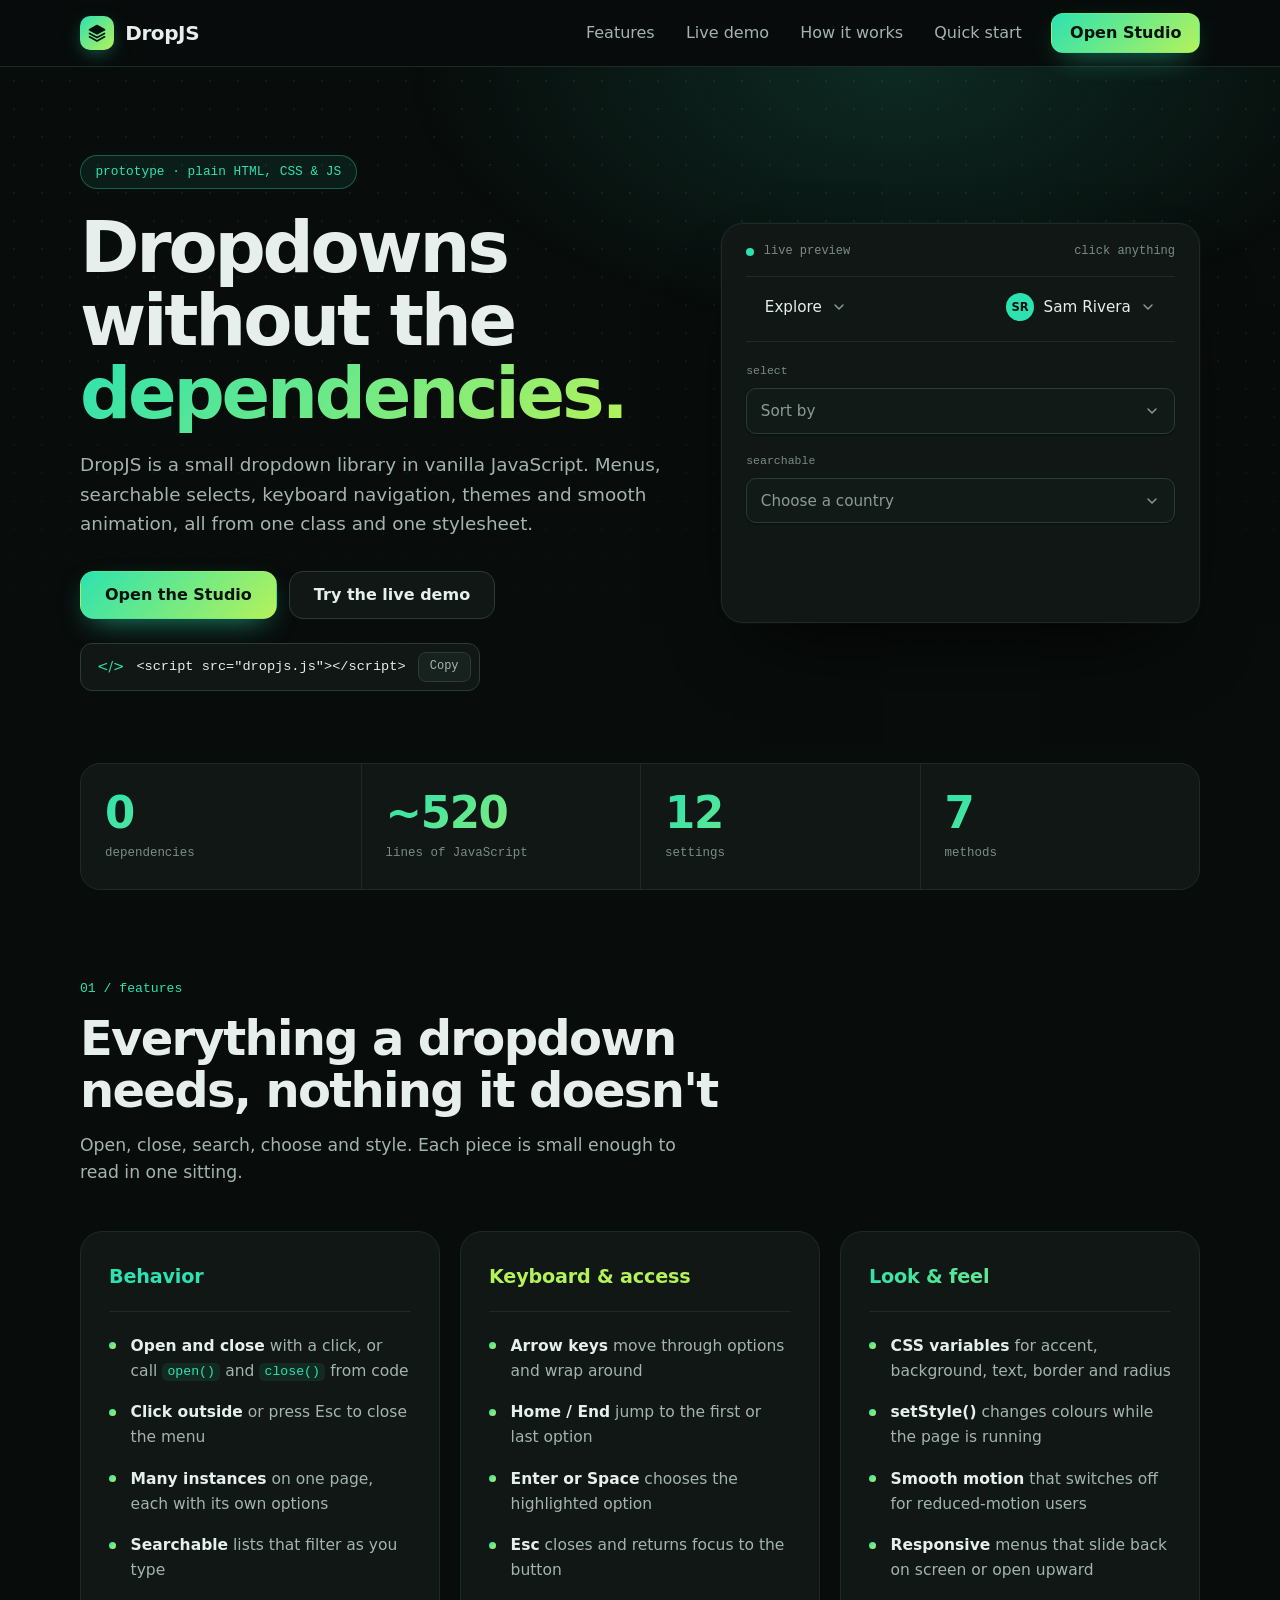
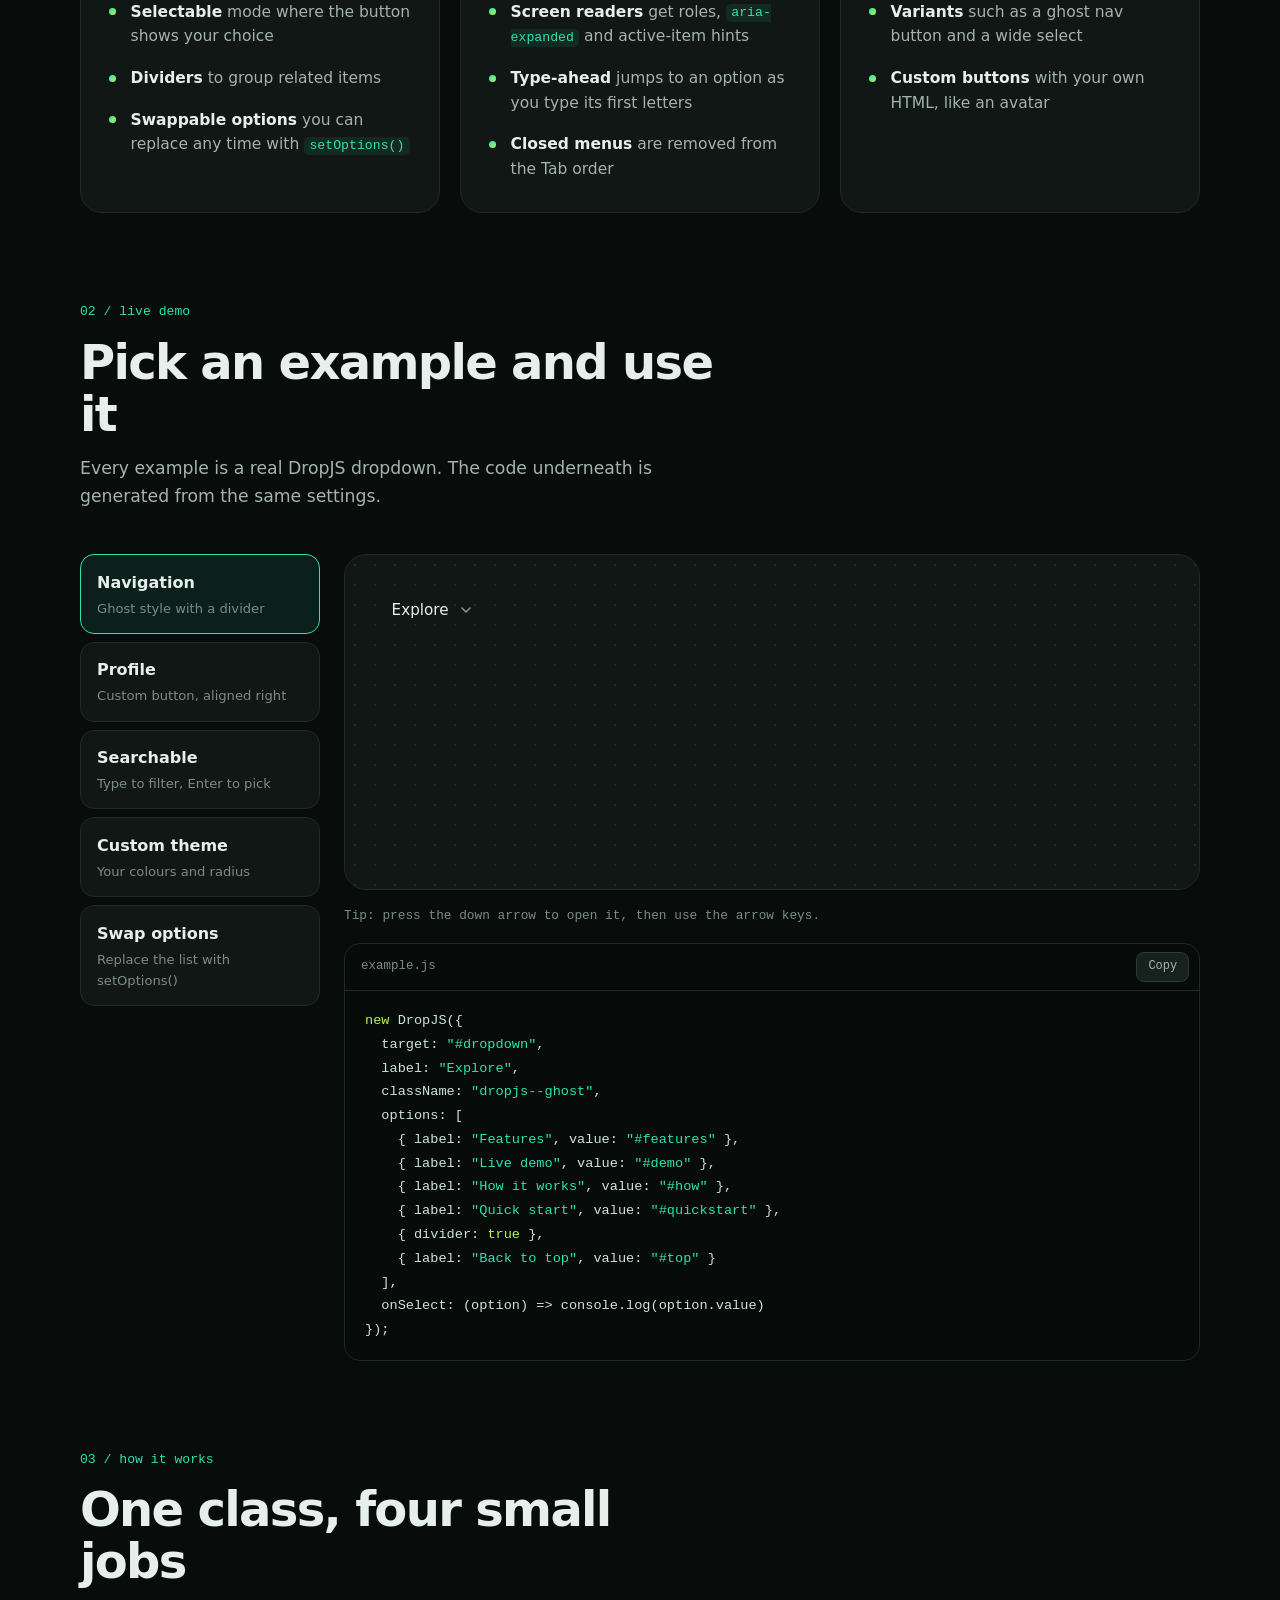
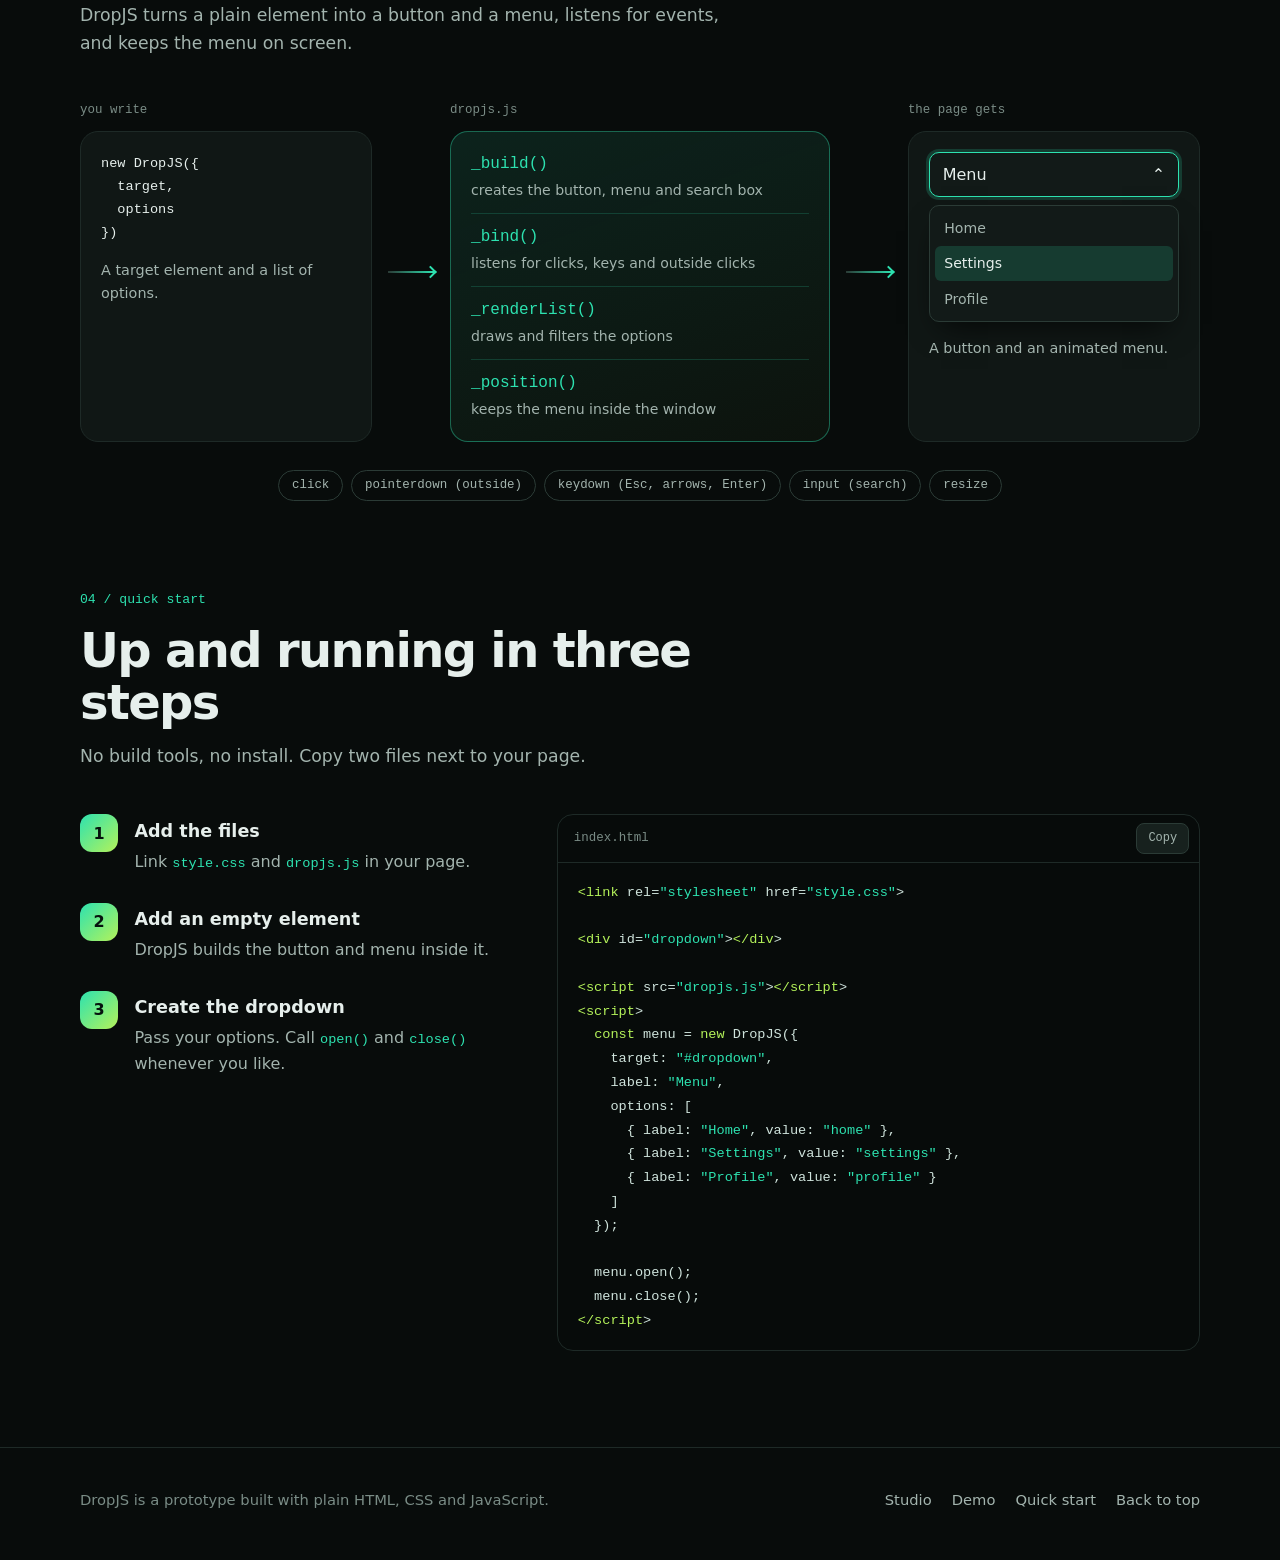
<file: files/index.html>
<!DOCTYPE html>
<html lang="en">
<head>
  <meta charset="utf-8">
  <meta name="viewport" content="width=device-width, initial-scale=1">
  <meta name="description" content="DropJS is a tiny dropdown library in plain JavaScript: search, keyboard navigation, themes and smooth animation, with no dependencies.">
  <title>DropJS: dropdowns without the dependencies</title>
  <style>
/* ==========================================================
   PART 1: DropJS component styles
   Customize with CSS variables (or setStyle() / the style option):
   accent, bg, text, muted, border, radius
   ========================================================== */

.dropjs {
  --dropjs-accent: #2de2b0;
  --dropjs-bg: #121a18;
  --dropjs-text: #e6efec;
  --dropjs-muted: #8a9b96;
  --dropjs-border: #2b3b36;
  --dropjs-radius: 10px;

  position: relative;
  display: inline-block;
  font-size: 0.95rem;
  color: var(--dropjs-text);
}

.dropjs.is-open {
  z-index: 50; /* open menus sit above everything after them */
}

/* ---- Button ---- */

.dropjs-trigger {
  display: inline-flex;
  align-items: center;
  justify-content: space-between;
  gap: 0.6rem;
  width: 100%;
  padding: 0.6rem 0.85rem;
  font: inherit;
  font-weight: 500;
  color: inherit;
  background: var(--dropjs-bg);
  border: 1px solid var(--dropjs-border);
  border-radius: var(--dropjs-radius);
  box-shadow: 0 1px 2px rgba(0, 0, 0, 0.35);
  cursor: pointer;
  transition: border-color 0.15s, box-shadow 0.15s, background-color 0.15s;
}

.dropjs-trigger:hover {
  border-color: color-mix(in srgb, var(--dropjs-text) 65%, var(--dropjs-border));
}

.dropjs-trigger:focus-visible {
  outline: 2px solid var(--dropjs-accent);
  outline-offset: 2px;
}

.dropjs.is-open .dropjs-trigger {
  border-color: var(--dropjs-accent);
  box-shadow: 0 0 0 3px color-mix(in srgb, var(--dropjs-accent) 22%, transparent);
}

.dropjs-trigger-content {
  display: inline-flex;
  align-items: center;
  gap: 0.6rem;
  min-width: 0;
  overflow: hidden;
  white-space: nowrap;
  text-overflow: ellipsis;
}

.dropjs-chevron {
  flex: none;
  color: var(--dropjs-muted);
  transition: transform 0.2s ease;
}

.dropjs.is-open .dropjs-chevron {
  transform: rotate(180deg);
}

/* select mode: grey text until something is chosen */
.dropjs--select:not(.has-value) .dropjs-trigger-content {
  color: var(--dropjs-muted);
}

/* ---- Variants you can add with className ---- */

.dropjs--wide {
  display: block;
  width: min(100%, 20rem);
}

.dropjs--ghost .dropjs-trigger {
  background: transparent;
  border-color: transparent;
  border-radius: 0;
  box-shadow: none;
}

.dropjs--ghost .dropjs-trigger:hover,
.dropjs--ghost.is-open .dropjs-trigger {
  background: transparent;
  border-color: transparent;
  box-shadow: inset 0 -3px 0 var(--dropjs-accent); /* red underline, like a site nav */
}

/* ---- Menu (animated open and close) ---- */

.dropjs-menu {
  position: absolute;
  top: calc(100% + 8px);
  left: 0;
  width: max-content;
  min-width: max(100%, 12rem);
  max-width: calc(100vw - 16px);
  padding: 0.35rem;
  background: var(--dropjs-bg);
  border: 1px solid var(--dropjs-border);
  border-radius: var(--dropjs-radius);
  box-shadow: 0 1px 2px rgba(0, 0, 0, 0.4), 0 18px 40px -12px rgba(0, 0, 0, 0.7);

  /* closed state */
  opacity: 0;
  visibility: hidden;
  pointer-events: none;
  transform: translateY(-6px) scale(0.98);
  transform-origin: top left;
  transition: opacity 0.16s ease, transform 0.16s ease, visibility 0s linear 0.16s;
}

.dropjs--align-right .dropjs-menu {
  transform-origin: top right;
}

/* opens upwards when there is no room below (JS adds .is-up) */
.dropjs.is-up .dropjs-menu {
  top: auto;
  bottom: calc(100% + 8px);
  transform: translateY(6px) scale(0.98);
  transform-origin: bottom left;
}

.dropjs--align-right.is-up .dropjs-menu {
  transform-origin: bottom right;
}

/* open state (must stay after the rules above) */
.dropjs.is-open .dropjs-menu {
  opacity: 1;
  visibility: visible;
  pointer-events: auto;
  transform: none;
  transition-delay: 0s;
}

/* ---- Search box ---- */

.dropjs-search {
  padding: 0.15rem 0.15rem 0.4rem;
}

.dropjs-input {
  width: 100%;
  padding: 0.5rem 0.65rem;
  font: inherit;
  font-size: 1rem; /* 16px stops iOS zooming in on focus */
  color: inherit;
  background: color-mix(in srgb, var(--dropjs-text) 4%, var(--dropjs-bg));
  border: 1px solid var(--dropjs-border);
  border-radius: max(4px, calc(var(--dropjs-radius) - 4px));
  outline: none;
}

.dropjs-input:focus {
  border-color: var(--dropjs-accent);
}

.dropjs-input::placeholder {
  color: var(--dropjs-muted);
}

/* ---- List ---- */

.dropjs-list {
  position: relative; /* lets the script measure item positions */
  max-height: min(15rem, 50vh);
  margin: 0;
  padding: 0;
  list-style: none;
  overflow-y: auto;
  overscroll-behavior: contain;
  outline: none;
}

.dropjs-item {
  display: flex;
  align-items: center;
  justify-content: space-between;
  gap: 1rem;
  padding: 0.5rem 0.65rem;
  white-space: nowrap;
  border-radius: max(4px, calc(var(--dropjs-radius) - 4px));
  cursor: pointer;
  user-select: none;
}

.dropjs-item.is-active {
  /* a tint of the accent (override with --dropjs-active) */
  background: var(--dropjs-active, color-mix(in srgb, var(--dropjs-accent) 16%, var(--dropjs-bg)));
}

.dropjs-item.is-selected {
  color: var(--dropjs-accent);
  font-weight: 600;
}

/* check mark on the chosen option */
.dropjs-item.is-selected::after {
  content: "";
  flex: none;
  width: 0.3rem;
  height: 0.6rem;
  border: solid currentColor;
  border-width: 0 2px 2px 0;
  transform: rotate(45deg) translate(-1px, -1px);
}

.dropjs-divider {
  height: 1px;
  margin: 0.3rem 0.25rem;
  background: var(--dropjs-border);
}

.dropjs-empty {
  padding: 0.75rem 0.65rem;
  text-align: center;
  font-size: 0.9rem;
  color: var(--dropjs-muted);
}

/* bigger touch targets on phones */
@media (max-width: 480px) {
  .dropjs-item {
    padding: 0.7rem 0.75rem;
  }
}

@media (prefers-reduced-motion: reduce) {
  .dropjs-trigger,
  .dropjs-chevron,
  .dropjs-menu {
    transition-duration: 0.01ms !important;
    transition-delay: 0s !important;
  }
}

/* ==========================================================
   DropJS website styles (index.html only)
   Dark theme: green-black surfaces, mint-to-lime accent
   ========================================================== */

:root {
  color-scheme: dark;
  --bg: #080c0b;
  --panel: #0d1311;
  --card: #101715;
  --raise: #17211e;
  --line: #1e2a27;
  --line-2: #2b3b36;
  --text: #e6efec;
  --text-soft: #a3b4ae;
  --muted: #7a8c86;
  --mint: #2de2b0;
  --lime: #b4f25a;
  --grad: linear-gradient(135deg, var(--mint), var(--lime));
  --on-accent: #06120e;
  --sans: ui-sans-serif, system-ui, -apple-system, "Segoe UI", Roboto, "Helvetica Neue", Arial, sans-serif;
  --mono: ui-monospace, SFMono-Regular, Menlo, Consolas, "Liberation Mono", monospace;
}

*,
*::before,
*::after {
  box-sizing: border-box;
}

* {
  scrollbar-color: var(--line-2) transparent;
}

html {
  scroll-padding-top: 5rem;
}

@media (prefers-reduced-motion: no-preference) {
  html {
    scroll-behavior: smooth;
  }
}

body {
  margin: 0;
  font-family: var(--sans);
  line-height: 1.6;
  color: var(--text);
  background: var(--bg);
  -webkit-font-smoothing: antialiased;
  overflow-x: clip;
}

a {
  color: inherit;
}

button {
  font: inherit;
  color: inherit;
}

a:focus-visible,
button:focus-visible {
  outline: 2px solid var(--mint);
  outline-offset: 3px;
}

code,
pre {
  font-family: var(--mono);
}

.wrap {
  width: min(1120px, 100% - 3rem);
  margin-inline: auto;
}

.grad {
  color: transparent;
  background: var(--grad);
  -webkit-background-clip: text;
  background-clip: text;
}

/* ---- Buttons ---- */

.btn {
  display: inline-flex;
  align-items: center;
  justify-content: center;
  gap: 0.5rem;
  height: 48px;
  padding: 0 1.5rem;
  font-weight: 600;
  white-space: nowrap;
  text-decoration: none;
  border: 1px solid transparent;
  border-radius: 14px;
  cursor: pointer;
  transition: filter 0.15s, box-shadow 0.15s, border-color 0.15s, background-color 0.15s;
}

.btn--primary {
  color: var(--on-accent);
  background: var(--grad);
  box-shadow: 0 10px 30px -12px rgba(45, 226, 176, 0.75);
}

.btn--primary:hover {
  filter: brightness(1.08);
  box-shadow: 0 14px 36px -10px rgba(45, 226, 176, 0.9);
}

.btn--ghost {
  background: var(--card);
  border-color: var(--line-2);
}

.btn--ghost:hover {
  background: var(--raise);
  border-color: var(--mint);
}

.btn--sm {
  height: 40px;
  padding: 0 1.1rem;
  border-radius: 12px;
}

/* ---- Navigation ---- */

.nav {
  position: sticky;
  top: 0;
  z-index: 30;
  background: rgba(8, 12, 11, 0.82);
  -webkit-backdrop-filter: blur(12px);
  backdrop-filter: blur(12px);
  border-bottom: 1px solid var(--line);
}

.nav-inner {
  display: flex;
  align-items: center;
  gap: 1rem;
  height: 66px;
}

.brand {
  display: inline-flex;
  align-items: center;
  gap: 0.7rem;
  margin-right: auto;
  font-size: 1.25rem;
  font-weight: 800;
  letter-spacing: -0.02em;
  text-decoration: none;
}

.brand-mark {
  display: grid;
  place-items: center;
  width: 34px;
  height: 34px;
  color: var(--on-accent);
  background: var(--grad);
  border-radius: 10px;
  box-shadow: 0 6px 20px -6px rgba(45, 226, 176, 0.6);
}

.nav-links {
  display: flex;
  gap: 0.25rem;
}

.nav-links a {
  padding: 0.45rem 0.85rem;
  color: var(--text-soft);
  text-decoration: none;
  border-radius: 10px;
  transition: color 0.15s, background-color 0.15s;
}

.nav-links a:hover {
  color: var(--text);
  background: var(--raise);
}

.nav-mobile {
  display: none;
}

/* ---- Hero ---- */

.hero {
  position: relative;
  padding: 5.5rem 0 4.5rem;
}

.hero::before {
  content: "";
  position: absolute;
  inset: 0 0 auto 0;
  height: 640px;
  pointer-events: none;
  background:
    radial-gradient(55% 60% at 70% 0%, rgba(45, 226, 176, 0.14), transparent 70%),
    radial-gradient(rgba(255, 255, 255, 0.06) 1px, transparent 1px);
  background-size: auto, 28px 28px;
  -webkit-mask-image: linear-gradient(#000 30%, transparent);
  mask-image: linear-gradient(#000 30%, transparent);
}

.hero-grid {
  position: relative;
  display: grid;
  grid-template-columns: minmax(0, 1.1fr) minmax(0, 0.9fr);
  gap: 3.5rem;
  align-items: center;
}

.badge {
  display: inline-flex;
  align-items: center;
  gap: 0.55rem;
  padding: 0.35rem 0.9rem;
  font-family: var(--mono);
  font-size: 0.8rem;
  color: var(--mint);
  background: rgba(45, 226, 176, 0.08);
  border: 1px solid rgba(45, 226, 176, 0.35);
  border-radius: 999px;
}

.hero h1 {
  margin: 1.4rem 0 1.25rem;
  font-size: clamp(2.7rem, 5.6vw, 4.6rem);
  font-weight: 800;
  line-height: 1.02;
  letter-spacing: -0.045em;
}

.lead {
  max-width: 50ch;
  margin: 0;
  font-size: 1.15rem;
  color: var(--text-soft);
}

.cta {
  display: flex;
  flex-wrap: wrap;
  gap: 0.75rem;
  margin: 2rem 0 1.5rem;
}

.install {
  display: inline-flex;
  align-items: center;
  gap: 0.75rem;
  max-width: 100%;
  padding: 0.5rem 0.5rem 0.5rem 1rem;
  font-size: 0.85rem;
  background: var(--card);
  border: 1px solid var(--line-2);
  border-radius: 12px;
}

.install .prompt {
  color: var(--mint);
}

.install code {
  overflow-x: auto;
  white-space: nowrap;
}

.copy {
  flex: none;
  padding: 0.3rem 0.7rem;
  font-family: var(--mono);
  font-size: 0.75rem;
  color: var(--text-soft);
  background: var(--raise);
  border: 1px solid var(--line-2);
  border-radius: 8px;
  cursor: pointer;
  transition: color 0.15s, border-color 0.15s;
}

.copy:hover {
  color: var(--text);
  border-color: var(--mint);
}

/* live preview card in the hero */

.hero-card {
  padding: 1.1rem 1.5rem 2rem;
  background: var(--card);
  border: 1px solid var(--line);
  border-radius: 22px;
  box-shadow: 0 40px 80px -40px rgba(0, 0, 0, 0.9), 0 0 0 1px rgba(255, 255, 255, 0.02);
}

.card-bar {
  display: flex;
  align-items: center;
  gap: 0.6rem;
  padding-bottom: 0.9rem;
  font-family: var(--mono);
  font-size: 0.75rem;
  color: var(--muted);
}

.card-bar .hint {
  margin-left: auto;
}

.live-dot {
  width: 8px;
  height: 8px;
  background: var(--mint);
  border-radius: 50%;
  box-shadow: 0 0 0 0 rgba(45, 226, 176, 0.6);
  animation: pulse 2.4s ease-out infinite;
}

@keyframes pulse {
  70% {
    box-shadow: 0 0 0 9px rgba(45, 226, 176, 0);
  }
  100% {
    box-shadow: 0 0 0 0 rgba(45, 226, 176, 0);
  }
}

.mini-nav {
  display: flex;
  align-items: center;
  justify-content: space-between;
  padding: 0.35rem 0.25rem 0.6rem;
  border-top: 1px solid var(--line);
  border-bottom: 1px solid var(--line);
}

.mini-body {
  display: grid;
  gap: 0.5rem;
  min-height: 15.5rem;
  padding-top: 1.25rem;
  align-content: start;
}

.mini-label {
  margin-top: 0.6rem;
  font-family: var(--mono);
  font-size: 0.72rem;
  color: var(--muted);
}

.mini-label:first-child {
  margin-top: 0;
}

.mini-body .dropjs--wide {
  width: 100%;
}

.avatar {
  display: grid;
  place-items: center;
  width: 28px;
  height: 28px;
  font-size: 0.72rem;
  font-weight: 700;
  color: var(--on-accent);
  background: var(--dropjs-accent, var(--mint));
  border-radius: 50%;
}

/* ---- Stats ---- */

.stats {
  display: grid;
  grid-template-columns: repeat(4, 1fr);
  margin: 0;
  padding: 0;
  list-style: none;
  background: var(--card);
  border: 1px solid var(--line);
  border-radius: 20px;
}

.stats li {
  padding: 1.6rem 1.5rem;
  border-left: 1px solid var(--line);
}

.stats li:first-child {
  border-left: 0;
}

.stats .num {
  display: block;
  font-size: clamp(2rem, 3.4vw, 2.8rem);
  font-weight: 800;
  line-height: 1.1;
  letter-spacing: -0.03em;
}

.stats .label {
  display: block;
  margin-top: 0.35rem;
  font-family: var(--mono);
  font-size: 0.78rem;
  color: var(--muted);
}

/* ---- Sections ---- */

.section {
  padding: 5.5rem 0 0;
}

.section-head {
  max-width: 40rem;
  margin-bottom: 2.75rem;
}

.eyebrow {
  margin: 0 0 0.9rem;
  font-family: var(--mono);
  font-size: 0.82rem;
  color: var(--mint);
}

.section h2 {
  margin: 0 0 0.9rem;
  font-size: clamp(2rem, 4vw, 3rem);
  font-weight: 800;
  line-height: 1.08;
  letter-spacing: -0.035em;
}

.section-head p:not(.eyebrow) {
  margin: 0;
  font-size: 1.08rem;
  color: var(--text-soft);
}

/* features */

.cards {
  display: grid;
  grid-template-columns: repeat(3, 1fr);
  gap: 1.25rem;
}

.card {
  padding: 1.9rem 1.75rem;
  background: var(--card);
  border: 1px solid var(--line);
  border-radius: 22px;
  transition: border-color 0.2s, transform 0.2s;
}

.card:hover {
  border-color: rgba(45, 226, 176, 0.4);
  transform: translateY(-3px);
}

.card h3 {
  margin: 0 0 1.4rem;
  padding-bottom: 1.1rem;
  font-size: 1.2rem;
  letter-spacing: -0.01em;
  border-bottom: 1px solid var(--line);
}

.card--mint h3 {
  color: var(--mint);
}

.card--lime h3 {
  color: var(--lime);
}

.card ul {
  display: grid;
  gap: 1.05rem;
  margin: 0;
  padding: 0;
  list-style: none;
}

.card li {
  position: relative;
  padding-left: 1.35rem;
  font-size: 0.97rem;
  color: var(--text-soft);
}

.card li::before {
  content: "";
  position: absolute;
  left: 0;
  top: 0.55em;
  width: 7px;
  height: 7px;
  background: var(--grad);
  border-radius: 50%;
}

.card li strong {
  color: var(--text);
}

.card code {
  padding: 0.1em 0.4em;
  font-size: 0.85em;
  color: var(--mint);
  background: rgba(45, 226, 176, 0.09);
  border-radius: 5px;
}

/* live demo */

.demo {
  display: grid;
  grid-template-columns: 240px minmax(0, 1fr);
  gap: 1.5rem;
}

.demo-tabs {
  display: grid;
  align-content: start;
  gap: 0.5rem;
}

.demo-tab {
  display: grid;
  gap: 0.15rem;
  padding: 0.9rem 1rem;
  text-align: left;
  background: var(--card);
  border: 1px solid var(--line);
  border-radius: 14px;
  cursor: pointer;
  transition: border-color 0.15s, background-color 0.15s;
}

.demo-tab:hover {
  border-color: var(--line-2);
}

.demo-tab strong {
  font-size: 1rem;
}

.demo-tab span {
  font-size: 0.82rem;
  color: var(--muted);
}

.demo-tab[aria-selected="true"] {
  background: rgba(45, 226, 176, 0.09);
  border-color: var(--mint);
}

.demo-panel {
  display: grid;
  gap: 1rem;
  min-width: 0;
}

.demo-stage {
  display: flex;
  align-items: flex-start;
  min-height: 21rem;
  padding: 2rem;
  background-color: var(--card);
  background-image: radial-gradient(circle, rgba(255, 255, 255, 0.07) 1px, transparent 1.3px);
  background-size: 20px 20px;
  border: 1px solid var(--line);
  border-radius: 22px;
}

.demo-stage .dropjs--wide {
  width: min(100%, 20rem);
}

.demo-tip {
  margin: 0;
  min-height: 1.4em;
  font-family: var(--mono);
  font-size: 0.8rem;
  color: var(--muted);
}

.demo-col {
  display: grid;
  gap: 1rem;
  justify-items: start;
  width: min(100%, 20rem);
}

.demo-actions {
  display: flex;
  flex-wrap: wrap;
  gap: 0.5rem;
}

.demo-col .dropjs--wide {
  width: 100%;
}

/* code blocks */

.code {
  min-width: 0;
  overflow: hidden;
  background: #070b0a;
  border: 1px solid var(--line);
  border-radius: 16px;
}

.code-bar {
  display: flex;
  align-items: center;
  justify-content: space-between;
  gap: 1rem;
  padding: 0.5rem 0.6rem 0.5rem 1rem;
  font-family: var(--mono);
  font-size: 0.78rem;
  color: var(--muted);
  border-bottom: 1px solid var(--line);
}

.code pre {
  margin: 0;
  padding: 1.1rem 1.25rem;
  overflow-x: auto;
  font-size: 0.85rem;
  line-height: 1.75;
  color: #cfe3dc;
}

.code pre .s {
  color: var(--mint);
}

.code pre .k {
  color: var(--lime);
}

.code pre .c {
  color: var(--muted);
}

/* how it works */

.flow {
  display: grid;
  grid-template-columns: minmax(0, 1fr) auto minmax(0, 1.3fr) auto minmax(0, 1fr);
  gap: 1rem;
  align-items: stretch;
}

.flow-col {
  display: flex;
  flex-direction: column;
  gap: 0.6rem;
}

.flow-label {
  font-family: var(--mono);
  font-size: 0.78rem;
  color: var(--muted);
}

.flow-box {
  flex: 1;
  padding: 1.25rem;
  background: var(--card);
  border: 1px solid var(--line);
  border-radius: 18px;
}

.flow-box--core {
  background: linear-gradient(160deg, rgba(45, 226, 176, 0.11), rgba(180, 242, 90, 0.03));
  border-color: rgba(45, 226, 176, 0.4);
}

.flow-box--you code {
  display: block;
  font-size: 0.85rem;
  line-height: 1.7;
  color: var(--text);
}

.flow-box--you p,
.flow-box > p {
  margin: 0.9rem 0 0;
  font-size: 0.9rem;
  color: var(--text-soft);
}

.core-list {
  display: grid;
  margin: 0;
  padding: 0;
  list-style: none;
}

.core-list li {
  display: grid;
  gap: 0.1rem;
  padding: 0.7rem 0;
  border-bottom: 1px solid rgba(45, 226, 176, 0.18);
}

.core-list li:first-child {
  padding-top: 0;
}

.core-list li:last-child {
  padding-bottom: 0;
  border-bottom: 0;
}

.core-list code {
  color: var(--mint);
}

.core-list span {
  font-size: 0.88rem;
  color: var(--text-soft);
}

.flow-arrow {
  position: relative;
  align-self: center;
  width: 46px;
  height: 2px;
  background: linear-gradient(90deg, var(--line-2), var(--mint));
}

.flow-arrow::after {
  content: "";
  position: absolute;
  right: -1px;
  top: 50%;
  width: 9px;
  height: 9px;
  border-top: 2px solid var(--mint);
  border-right: 2px solid var(--mint);
  transform: translateY(-50%) rotate(45deg);
}

.mock-trigger {
  display: flex;
  align-items: center;
  justify-content: space-between;
  padding: 0.55rem 0.8rem;
  font-weight: 500;
  background: #121a18;
  border: 1px solid var(--mint);
  border-radius: 10px;
  box-shadow: 0 0 0 3px rgba(45, 226, 176, 0.18);
}

.mock-menu {
  margin-top: 0.5rem;
  padding: 0.3rem;
  background: #121a18;
  border: 1px solid var(--line-2);
  border-radius: 10px;
  box-shadow: 0 14px 30px -12px rgba(0, 0, 0, 0.8);
}

.mock-item {
  padding: 0.4rem 0.6rem;
  font-size: 0.88rem;
  color: var(--text-soft);
  border-radius: 6px;
}

.mock-item.is-active {
  color: var(--text);
  background: rgba(45, 226, 176, 0.16);
}

.chips {
  display: flex;
  flex-wrap: wrap;
  justify-content: center;
  gap: 0.5rem;
  margin: 1.75rem 0 0;
  padding: 0;
  list-style: none;
}

.chips li {
  padding: 0.3rem 0.8rem;
  font-family: var(--mono);
  font-size: 0.78rem;
  color: var(--text-soft);
  border: 1px solid var(--line-2);
  border-radius: 999px;
}

/* quick start */

.start {
  display: grid;
  grid-template-columns: minmax(0, 0.8fr) minmax(0, 1.2fr);
  gap: 3rem;
  align-items: start;
}

.steps {
  display: grid;
  gap: 1.75rem;
  margin: 0;
  padding: 0;
  list-style: none;
  counter-reset: step;
}

.steps li {
  position: relative;
  padding-left: 3.4rem;
  counter-increment: step;
}

.steps li::before {
  content: counter(step);
  position: absolute;
  left: 0;
  top: 0;
  display: grid;
  place-items: center;
  width: 38px;
  height: 38px;
  font-weight: 800;
  color: var(--on-accent);
  background: var(--grad);
  border-radius: 12px;
}

.steps h3 {
  margin: 0.15rem 0 0.25rem;
  font-size: 1.1rem;
}

.steps p {
  margin: 0;
  color: var(--text-soft);
}

.steps code {
  font-size: 0.85em;
  color: var(--mint);
}

/* ---- Footer ---- */

.footer {
  margin-top: 6rem;
  padding: 2.5rem 0 3rem;
  border-top: 1px solid var(--line);
}

.footer-inner {
  display: flex;
  flex-wrap: wrap;
  align-items: center;
  justify-content: space-between;
  gap: 1rem;
  color: var(--muted);
  font-size: 0.92rem;
}

.footer-inner nav {
  display: flex;
  gap: 1.25rem;
}

.footer-inner a {
  text-decoration: none;
  color: var(--text-soft);
}

.footer-inner a:hover {
  color: var(--mint);
}

/* ---- Toast ---- */

.toast {
  position: fixed;
  left: 50%;
  bottom: 1.5rem;
  z-index: 100;
  max-width: calc(100vw - 2rem);
  padding: 0.6rem 1rem;
  font-size: 0.9rem;
  background: var(--raise);
  border: 1px solid var(--line-2);
  border-radius: 12px;
  box-shadow: 0 16px 40px -12px rgba(0, 0, 0, 0.8);
  opacity: 0;
  pointer-events: none;
  transform: translate(-50%, 12px);
  transition: opacity 0.2s ease, transform 0.2s ease;
}

.toast.is-visible {
  opacity: 1;
  transform: translate(-50%, 0);
}

/* ---- Responsive ---- */

@media (max-width: 980px) {
  .hero-grid {
    grid-template-columns: minmax(0, 1fr);
    gap: 3rem;
  }

  .cards {
    grid-template-columns: minmax(0, 1fr);
  }

  .demo {
    grid-template-columns: minmax(0, 1fr);
  }

  .demo-tabs {
    grid-template-columns: repeat(2, minmax(0, 1fr));
  }

  .start {
    grid-template-columns: minmax(0, 1fr);
    gap: 2rem;
  }

  .flow {
    grid-template-columns: minmax(0, 1fr);
  }

  .flow-arrow {
    justify-self: center;
    width: 2px;
    height: 36px;
    background: linear-gradient(180deg, var(--line-2), var(--mint));
  }

  .flow-arrow::after {
    top: auto;
    right: auto;
    bottom: -1px;
    left: 50%;
    transform: translateX(-50%) rotate(135deg);
  }
}

@media (max-width: 760px) {
  .nav-links {
    display: none;
  }

  .nav-mobile {
    display: block;
  }

  .nav-inner {
    gap: 0.5rem;
  }

  .hero {
    padding-top: 3.5rem;
  }

  .stats {
    grid-template-columns: repeat(2, minmax(0, 1fr));
  }

  .stats li:nth-child(3) {
    border-left: 0;
  }

  .stats li:nth-child(n + 3) {
    border-top: 1px solid var(--line);
  }

  .demo-stage {
    padding: 1.25rem;
  }
}

@media (max-width: 480px) {
  .btn--sm {
    padding: 0 0.85rem;
  }

  .wrap {
    width: min(1120px, 100% - 2rem);
  }

  .demo-tabs {
    grid-template-columns: minmax(0, 1fr);
  }

  .profile-name {
    display: none;
  }
}

@media (prefers-reduced-motion: reduce) {
  .live-dot {
    animation: none;
  }

  .card,
  .btn,
  .toast {
    transition-duration: 0.01ms;
  }
}

.hero-grid > *,
.start > *,
.demo > * {
  min-width: 0;
}

</style>
</head>
<body id="top">

  <header class="nav">
    <div class="wrap nav-inner">
      <a class="brand" href="#top">
        <span class="brand-mark"><svg width="20" height="20" viewBox="0 0 24 24" fill="none" stroke="currentColor" stroke-width="2" stroke-linecap="round" stroke-linejoin="round" aria-hidden="true"><path d="M12 3l9 5-9 5-9-5z" fill="currentColor"/><path d="M3 12.5l9 5 9-5"/><path d="M3 16.5l9 5 9-5"/></svg></span>
        DropJS
      </a>
      <nav class="nav-links" aria-label="Sections">
        <a href="#features">Features</a>
        <a href="#demo">Live demo</a>
        <a href="#how">How it works</a>
        <a href="#quickstart">Quick start</a>
      </nav>
      <div id="nav-mobile" class="nav-mobile"></div>
      <a class="btn btn--primary btn--sm" href="studio.html">Open Studio</a>
    </div>
  </header>

  <main>

    <!-- Hero -->
    <section class="hero">
      <div class="wrap hero-grid">
        <div>
          <span class="badge">prototype · plain HTML, CSS &amp; JS</span>
          <h1>Dropdowns without the <span class="grad">dependencies.</span></h1>
          <p class="lead">
            DropJS is a small dropdown library in vanilla JavaScript. Menus, searchable selects,
            keyboard navigation, themes and smooth animation, all from one class and one stylesheet.
          </p>
          <div class="cta">
            <a class="btn btn--primary" href="studio.html">Open the Studio</a>
            <a class="btn btn--ghost" href="#demo">Try the live demo</a>
          </div>
          <div class="install">
            <span class="prompt" aria-hidden="true">&lt;/&gt;</span>
            <code id="install-code">&lt;script src="dropjs.js"&gt;&lt;/script&gt;</code>
            <button class="copy" type="button" data-copy="#install-code">Copy</button>
          </div>
        </div>

        <div class="hero-card">
          <div class="card-bar"><span class="live-dot"></span>live preview<span class="hint">click anything</span></div>
          <div class="mini-nav">
            <div id="h-nav"></div>
            <div id="h-profile"></div>
          </div>
          <div class="mini-body">
            <span class="mini-label">select</span>
            <div id="h-sort"></div>
            <span class="mini-label">searchable</span>
            <div id="h-country"></div>
          </div>
        </div>
      </div>
    </section>

    <!-- Numbers -->
    <div class="wrap">
      <ul class="stats">
        <li><span class="num grad">0</span><span class="label">dependencies</span></li>
        <li><span class="num grad">~520</span><span class="label">lines of JavaScript</span></li>
        <li><span class="num grad">12</span><span class="label">settings</span></li>
        <li><span class="num grad">7</span><span class="label">methods</span></li>
      </ul>
    </div>

    <!-- Features -->
    <section class="section" id="features">
      <div class="wrap">
        <div class="section-head">
          <p class="eyebrow">01 / features</p>
          <h2>Everything a dropdown needs, nothing it doesn't</h2>
          <p>Open, close, search, choose and style. Each piece is small enough to read in one sitting.</p>
        </div>

        <div class="cards">
          <article class="card card--mint">
            <h3>Behavior</h3>
            <ul>
              <li><strong>Open and close</strong> with a click, or call <code>open()</code> and <code>close()</code> from code</li>
              <li><strong>Click outside</strong> or press Esc to close the menu</li>
              <li><strong>Many instances</strong> on one page, each with its own options</li>
              <li><strong>Searchable</strong> lists that filter as you type</li>
              <li><strong>Selectable</strong> mode where the button shows your choice</li>
              <li><strong>Dividers</strong> to group related items</li>
              <li><strong>Swappable options</strong> you can replace any time with <code>setOptions()</code></li>
            </ul>
          </article>

          <article class="card card--lime">
            <h3>Keyboard &amp; access</h3>
            <ul>
              <li><strong>Arrow keys</strong> move through options and wrap around</li>
              <li><strong>Home / End</strong> jump to the first or last option</li>
              <li><strong>Enter or Space</strong> chooses the highlighted option</li>
              <li><strong>Esc</strong> closes and returns focus to the button</li>
              <li><strong>Screen readers</strong> get roles, <code>aria-expanded</code> and active-item hints</li>
              <li><strong>Type-ahead</strong> jumps to an option as you type its first letters</li>
              <li><strong>Closed menus</strong> are removed from the Tab order</li>
            </ul>
          </article>

          <article class="card">
            <h3 class="grad">Look &amp; feel</h3>
            <ul>
              <li><strong>CSS variables</strong> for accent, background, text, border and radius</li>
              <li><strong>setStyle()</strong> changes colours while the page is running</li>
              <li><strong>Smooth motion</strong> that switches off for reduced-motion users</li>
              <li><strong>Responsive</strong> menus that slide back on screen or open upward</li>
              <li><strong>Variants</strong> such as a ghost nav button and a wide select</li>
              <li><strong>Custom buttons</strong> with your own HTML, like an avatar</li>
            </ul>
          </article>
        </div>
      </div>
    </section>

    <!-- Live demo -->
    <section class="section" id="demo">
      <div class="wrap">
        <div class="section-head">
          <p class="eyebrow">02 / live demo</p>
          <h2>Pick an example and use it</h2>
          <p>Every example is a real DropJS dropdown. The code underneath is generated from the same settings.</p>
        </div>

        <div class="demo">
          <div class="demo-tabs" id="demo-tabs" role="tablist" aria-label="Examples"></div>
          <div class="demo-panel">
            <div class="demo-stage" id="demo-stage" role="tabpanel"></div>
            <p class="demo-tip" id="demo-tip"></p>
            <div class="code">
              <div class="code-bar"><span>example.js</span><button class="copy" type="button" data-copy="#demo-code">Copy</button></div>
              <pre><code id="demo-code"></code></pre>
            </div>
          </div>
        </div>
      </div>
    </section>

    <!-- How it works -->
    <section class="section" id="how">
      <div class="wrap">
        <div class="section-head">
          <p class="eyebrow">03 / how it works</p>
          <h2>One class, four small jobs</h2>
          <p>DropJS turns a plain element into a button and a menu, listens for events, and keeps the menu on screen.</p>
        </div>

        <div class="flow">
          <div class="flow-col">
            <span class="flow-label">you write</span>
            <div class="flow-box flow-box--you">
              <code>new DropJS({<br>&nbsp;&nbsp;target,<br>&nbsp;&nbsp;options<br>})</code>
              <p>A target element and a list of options.</p>
            </div>
          </div>

          <div class="flow-arrow" aria-hidden="true"></div>

          <div class="flow-col">
            <span class="flow-label">dropjs.js</span>
            <div class="flow-box flow-box--core">
              <ul class="core-list">
                <li><code>_build()</code><span>creates the button, menu and search box</span></li>
                <li><code>_bind()</code><span>listens for clicks, keys and outside clicks</span></li>
                <li><code>_renderList()</code><span>draws and filters the options</span></li>
                <li><code>_position()</code><span>keeps the menu inside the window</span></li>
              </ul>
            </div>
          </div>

          <div class="flow-arrow" aria-hidden="true"></div>

          <div class="flow-col">
            <span class="flow-label">the page gets</span>
            <div class="flow-box">
              <div class="mock-trigger"><span>Menu</span><span aria-hidden="true">⌃</span></div>
              <div class="mock-menu" aria-hidden="true">
                <div class="mock-item">Home</div>
                <div class="mock-item is-active">Settings</div>
                <div class="mock-item">Profile</div>
              </div>
              <p>A button and an animated menu.</p>
            </div>
          </div>
        </div>

        <ul class="chips" aria-label="Events DropJS listens for">
          <li>click</li>
          <li>pointerdown (outside)</li>
          <li>keydown (Esc, arrows, Enter)</li>
          <li>input (search)</li>
          <li>resize</li>
        </ul>
      </div>
    </section>

    <!-- Quick start -->
    <section class="section" id="quickstart">
      <div class="wrap">
        <div class="section-head">
          <p class="eyebrow">04 / quick start</p>
          <h2>Up and running in three steps</h2>
          <p>No build tools, no install. Copy two files next to your page.</p>
        </div>

        <div class="start">
          <ol class="steps">
            <li>
              <h3>Add the files</h3>
              <p>Link <code>style.css</code> and <code>dropjs.js</code> in your page.</p>
            </li>
            <li>
              <h3>Add an empty element</h3>
              <p>DropJS builds the button and menu inside it.</p>
            </li>
            <li>
              <h3>Create the dropdown</h3>
              <p>Pass your options. Call <code>open()</code> and <code>close()</code> whenever you like.</p>
            </li>
          </ol>

          <div class="code">
            <div class="code-bar"><span>index.html</span><button class="copy" type="button" data-copy="#start-code">Copy</button></div>
            <pre><code id="start-code">&lt;link rel="stylesheet" href="style.css"&gt;

&lt;div id="dropdown"&gt;&lt;/div&gt;

&lt;script src="dropjs.js"&gt;&lt;/script&gt;
&lt;script&gt;
  const menu = new DropJS({
    target: "#dropdown",
    label: "Menu",
    options: [
      { label: "Home", value: "home" },
      { label: "Settings", value: "settings" },
      { label: "Profile", value: "profile" }
    ]
  });

  menu.open();
  menu.close();
&lt;/script&gt;</code></pre>
          </div>
        </div>
      </div>
    </section>

  </main>

  <footer class="footer">
    <div class="wrap footer-inner">
      <span>DropJS is a prototype built with plain HTML, CSS and JavaScript.</span>
      <nav aria-label="Footer">
        <a href="studio.html">Studio</a>
        <a href="#demo">Demo</a>
        <a href="#quickstart">Quick start</a>
        <a href="#top">Back to top</a>
      </nav>
    </div>
  </footer>

  <div class="toast" id="toast" role="status" aria-live="polite"></div>

  <script>
/**
 * DropJS - a tiny dropdown prototype in plain JavaScript.
 *
 *   const menu = new DropJS({
 *     target: "#dropdown",
 *     options: [{ label: "Home", value: "home" }]
 *   });
 *   menu.open();
 *   menu.close();
 *
 * See README.md for every setting.
 */

let dropCount = 0; // gives every dropdown a unique id

class DropJS {
  constructor(config) {
    config = config || {};

    // 1. Find the element the dropdown will be built inside
    const root =
      typeof config.target === "string"
        ? document.querySelector(config.target)
        : config.target;
    if (!root) {
      throw new Error('DropJS: target "' + config.target + '" was not found.');
    }
    if (!Array.isArray(config.options)) {
      throw new Error("DropJS: options must be an array.");
    }

    // 2. Settings (whatever you pass in overrides these defaults)
    this.config = Object.assign(
      {
        label: "Select",      // text on the button
        triggerHTML: "",      // custom HTML for the button (overrides label)
        searchable: false,    // adds a search box
        selectable: false,    // button shows the chosen option
        placeholder: "Search…",
        emptyText: "No results",
        align: "left",        // "left" or "right"
        className: "",        // extra CSS class(es) for the wrapper
        style: null,          // e.g. { accent: "#e11d48", radius: "4px" }
        onSelect: null        // function (option, dropdown) {}
      },
      config
    );

    this.root = root;
    this.options = config.options;
    this.id = "dropjs-" + ++dropCount;
    this.isSelect = this.config.selectable || this.config.searchable;

    // 3. State
    this.isOpen = false;
    this.selected = null;  // the chosen option (select mode only)
    this.visible = [];     // options currently shown in the list
    this.items = [];       // the matching <li> elements
    this.activeIndex = -1; // highlighted item (keyboard / hover)
    this._typeBuffer = "";  // letters typed so far (type-ahead)
    this._typeTimer = null;
    this._spaceTyped = false;

    this._build();
    this._bind();
    this._position(); // keeps even a closed menu inside the window
  }

  /* ---------------------------------------------------------
     Public methods
     --------------------------------------------------------- */

  open() {
    if (this.isOpen) return;
    this.isOpen = true;
    this._typeBuffer = "";

    if (this.input) this.input.value = "";
    this._renderList();
    this._position();

    this.menu.removeAttribute("inert");
    this.root.classList.add("is-open");
    this.trigger.setAttribute("aria-expanded", "true");
    this.focusEl.focus({ preventScroll: true });
  }

  // returnFocus: send keyboard focus back to the button
  close(returnFocus) {
    if (!this.isOpen) return;
    this.isOpen = false;

    this.root.classList.remove("is-open");
    this.trigger.setAttribute("aria-expanded", "false");
    if (returnFocus) this.trigger.focus();

    // "inert" keeps the hidden menu out of the Tab order. It is applied on the
    // next tick so a Tab key press can finish moving focus first.
    setTimeout(() => {
      if (!this.isOpen) this.menu.setAttribute("inert", "");
    }, 0);
  }

  toggle() {
    if (this.isOpen) this.close();
    else this.open();
  }

  // Value of the chosen option (select mode), or null
  getValue() {
    return this.selected ? this.selected.value : null;
  }

  // Replace the whole list of options. If the chosen option is still in the
  // new list it stays chosen (matched by value), otherwise the choice is cleared.
  setOptions(options) {
    if (!Array.isArray(options)) {
      throw new Error("DropJS: options must be an array.");
    }
    this.options = options;

    if (this.selected) {
      const same = options.find((o) => !o.divider && o.value === this.selected.value);
      if (same) {
        this.selected = same;
      } else {
        this._clearSelection();
      }
    }

    if (this.isOpen) this._renderList();
    this._position();
  }

  // Each key becomes a CSS variable: { accent: "red" } sets --dropjs-accent
  setStyle(style) {
    for (const key in style) {
      this.root.style.setProperty("--dropjs-" + key, style[key]);
    }
  }

  destroy() {
    clearTimeout(this._typeTimer);
    document.removeEventListener("pointerdown", this._onDocPointerDown);
    document.removeEventListener("keydown", this._onDocKeydown);
    window.removeEventListener("resize", this._onResize);
    this.root.innerHTML = "";
    this.root.classList.remove(
      "dropjs", "dropjs--select", "dropjs--align-right", "has-value", "is-open", "is-up"
    );
  }

  /* ---------------------------------------------------------
     Building the HTML
     --------------------------------------------------------- */

  _build() {
    const c = this.config;
    const listRole = this.isSelect ? "listbox" : "menu";

    this.root.innerHTML = "";
    this.root.classList.add("dropjs");
    if (this.isSelect) this.root.classList.add("dropjs--select");
    if (c.align === "right") this.root.classList.add("dropjs--align-right");
    if (c.className) {
      c.className.split(" ").filter(Boolean).forEach((name) => {
        this.root.classList.add(name);
      });
    }
    if (c.style) this.setStyle(c.style);

    // Button
    this.trigger = document.createElement("button");
    this.trigger.type = "button";
    this.trigger.className = "dropjs-trigger";
    this.trigger.setAttribute("aria-haspopup", listRole);
    this.trigger.setAttribute("aria-expanded", "false");
    this.trigger.setAttribute("aria-controls", this.id + "-menu");
    this.trigger.innerHTML =
      '<span class="dropjs-trigger-content"></span>' +
      '<svg class="dropjs-chevron" viewBox="0 0 20 20" width="16" height="16" aria-hidden="true">' +
      '<path d="M5 7.5l5 5 5-5" fill="none" stroke="currentColor" stroke-width="1.8" ' +
      'stroke-linecap="round" stroke-linejoin="round"/></svg>';

    this.labelEl = this.trigger.querySelector(".dropjs-trigger-content");
    if (c.triggerHTML) {
      this.labelEl.innerHTML = c.triggerHTML;
      this.trigger.setAttribute("aria-label", c.label); // name for screen readers
    } else {
      this.labelEl.textContent = c.label;
    }

    // Menu (starts hidden and inert)
    this.menu = document.createElement("div");
    this.menu.className = "dropjs-menu";
    this.menu.id = this.id + "-menu";
    this.menu.setAttribute("inert", "");

    // Optional search box
    if (c.searchable) {
      const wrap = document.createElement("div");
      wrap.className = "dropjs-search";

      this.input = document.createElement("input");
      this.input.type = "text";
      this.input.className = "dropjs-input";
      this.input.placeholder = c.placeholder;
      this.input.setAttribute("autocomplete", "off");
      this.input.setAttribute("aria-label", c.placeholder);
      this.input.setAttribute("role", "combobox");
      this.input.setAttribute("aria-expanded", "true");
      this.input.setAttribute("aria-autocomplete", "list");
      this.input.setAttribute("aria-controls", this.id + "-list");

      wrap.appendChild(this.input);
      this.menu.appendChild(wrap);
    }

    // List of options
    this.list = document.createElement("ul");
    this.list.className = "dropjs-list";
    this.list.id = this.id + "-list";
    this.list.setAttribute("role", listRole);
    this.list.tabIndex = -1;
    this.menu.appendChild(this.list);

    // "No results" message
    this.empty = document.createElement("div");
    this.empty.className = "dropjs-empty";
    this.empty.textContent = c.emptyText;
    this.empty.hidden = true;
    this.menu.appendChild(this.empty);

    this.root.appendChild(this.trigger);
    this.root.appendChild(this.menu);

    // The element that holds keyboard focus while the menu is open
    this.focusEl = this.input || this.list;
  }

  // Draws the options (filtered by the search box, if there is one)
  _renderList() {
    const query = this.input ? this.input.value.trim().toLowerCase() : "";
    const itemRole = this.isSelect ? "option" : "menuitem";

    this.list.innerHTML = "";
    this.visible = [];
    this.items = [];
    this.activeIndex = -1;

    this.options.forEach((option) => {
      if (option.divider) {
        if (query) return; // hide dividers while searching
        const line = document.createElement("li");
        line.className = "dropjs-divider";
        line.setAttribute("role", "separator");
        this.list.appendChild(line);
        return;
      }

      if (query && option.label.toLowerCase().indexOf(query) === -1) return;

      const index = this.visible.length;
      const li = document.createElement("li");
      li.className = "dropjs-item";
      li.id = this.id + "-item-" + index;
      li.dataset.index = index;
      li.setAttribute("role", itemRole);
      li.textContent = option.label;

      if (this.isSelect) {
        const isChosen = this.selected === option;
        li.setAttribute("aria-selected", isChosen ? "true" : "false");
        if (isChosen) li.classList.add("is-selected");
      }

      this.visible.push(option);
      this.items.push(li);
      this.list.appendChild(li);
    });

    this.empty.hidden = this.visible.length > 0;

    // Highlight: first match while searching, otherwise the chosen option
    const start = query ? 0 : this.visible.indexOf(this.selected);
    this._setActive(this.visible.length ? start : -1);
  }

  /* ---------------------------------------------------------
     Events
     --------------------------------------------------------- */

  _bind() {
    // Click the button
    this.trigger.addEventListener("click", () => this.toggle());

    // Arrow keys on the button open the menu
    this.trigger.addEventListener("keydown", (e) => {
      if (e.key === "ArrowDown" || e.key === "ArrowUp") {
        e.preventDefault();
        this.open();
        if (this.activeIndex === -1) this._move(e.key === "ArrowDown" ? 1 : -1);
      } else if (this._isTypingKey(e) && e.key !== " ") {
        // typing on the closed button opens the menu and jumps to a match
        e.preventDefault();
        this.open();
        if (this.config.searchable) {
          this.input.value = e.key;
          this._renderList();
        } else {
          this._typeahead(e.key);
        }
      }
    });

    // Keys inside the menu
    this.menu.addEventListener("keydown", (e) => this._onMenuKeydown(e));
    this.menu.addEventListener("keyup", (e) => {
      // Space selects on key-up so the key press can't "click" the button we
      // move focus back to.
      if (e.key === " " && !this.config.searchable && this.isOpen) {
        if (this._spaceTyped) {
          this._spaceTyped = false;
          return;
        }
        this._select(this.activeIndex);
      }
    });

    // Search box
    if (this.input) {
      this.input.addEventListener("input", () => this._renderList());
    }

    // Mouse: choose an item, highlight on hover
    this.list.addEventListener("click", (e) => {
      const li = e.target.closest(".dropjs-item");
      if (li) this._select(Number(li.dataset.index));
    });
    this.list.addEventListener("mousemove", (e) => {
      const li = e.target.closest(".dropjs-item");
      if (!li) return;
      const index = Number(li.dataset.index);
      if (index !== this.activeIndex) this._setActive(index);
    });
    // keep focus where it is when clicking inside the list
    this.list.addEventListener("mousedown", (e) => e.preventDefault());

    // Click outside closes
    this._onDocPointerDown = (e) => {
      if (this.isOpen && !this.root.contains(e.target)) this.close();
    };
    document.addEventListener("pointerdown", this._onDocPointerDown);

    // Escape closes
    this._onDocKeydown = (e) => {
      if (e.key === "Escape" && this.isOpen) {
        e.preventDefault();
        this.close(true);
      }
    };
    document.addEventListener("keydown", this._onDocKeydown);

    // Keep the menu on screen when the window changes size
    this._onResize = () => this._position();
    window.addEventListener("resize", this._onResize);
  }

  _onMenuKeydown(e) {
    const searchable = this.config.searchable;

    if (e.key === "ArrowDown") {
      e.preventDefault();
      this._move(1);
    } else if (e.key === "ArrowUp") {
      e.preventDefault();
      this._move(-1);
    } else if (e.key === "Home" && !searchable) {
      e.preventDefault();
      this._setActive(0);
    } else if (e.key === "End" && !searchable) {
      e.preventDefault();
      this._setActive(this.visible.length - 1);
    } else if (e.key === "Enter") {
      e.preventDefault();
      if (!e.repeat) this._select(this.activeIndex);
    } else if (e.key === " " && !searchable) {
      e.preventDefault(); // stops the page scrolling
      if (this._typeBuffer) {
        this._spaceTyped = true; // part of a word being typed, not "select"
        this._typeahead(" ");
      }
    } else if (e.key === "Tab") {
      this.close();
    } else if (!searchable && this._isTypingKey(e)) {
      e.preventDefault();
      this._typeahead(e.key);
    }
  }

  /* ---------------------------------------------------------
     Helpers
     --------------------------------------------------------- */

  _isTypingKey(e) {
    return e.key.length === 1 && !e.ctrlKey && !e.metaKey && !e.altKey;
  }

  // Type-ahead: jump to the option whose label starts with the letters typed.
  // The typed letters are forgotten after 0.7 seconds without typing.
  _typeahead(char) {
    clearTimeout(this._typeTimer);
    this._typeBuffer += char.toLowerCase();
    this._typeTimer = setTimeout(() => {
      this._typeBuffer = "";
    }, 700);

    const count = this.visible.length;
    if (!count) return;

    // pressing the same letter again ("aaa") cycles through that letter's options
    const buffer = this._typeBuffer;
    const sameLetter = buffer.split("").every((c) => c === buffer[0]);
    const search = sameLetter ? buffer[0] : buffer;
    const start = sameLetter ? this.activeIndex + 1 : Math.max(this.activeIndex, 0);

    for (let i = 0; i < count; i++) {
      const index = (start + i) % count;
      if (this.visible[index].label.toLowerCase().indexOf(search) === 0) {
        this._setActive(index);
        return;
      }
    }
  }

  // Forget the chosen option and show the original button text again
  _clearSelection() {
    this.selected = null;
    if (this.config.triggerHTML) {
      this.labelEl.innerHTML = this.config.triggerHTML;
    } else {
      this.labelEl.textContent = this.config.label;
    }
    this.root.classList.remove("has-value");
  }

  // Move the highlight up (-1) or down (+1), wrapping around
  _move(direction) {
    const count = this.visible.length;
    if (!count) return;
    if (this.activeIndex === -1) {
      this._setActive(direction > 0 ? 0 : count - 1);
    } else {
      this._setActive((this.activeIndex + direction + count) % count);
    }
  }

  _setActive(index) {
    const previous = this.items[this.activeIndex];
    if (previous) previous.classList.remove("is-active");

    this.activeIndex = index;
    const item = this.items[index];

    if (!item) {
      this.focusEl.removeAttribute("aria-activedescendant");
      return;
    }

    item.classList.add("is-active");
    this.focusEl.setAttribute("aria-activedescendant", item.id);

    // Scroll the list (not the page) so the item is visible
    const top = item.offsetTop;
    const bottom = top + item.offsetHeight;
    if (top < this.list.scrollTop) {
      this.list.scrollTop = top;
    } else if (bottom > this.list.scrollTop + this.list.clientHeight) {
      this.list.scrollTop = bottom - this.list.clientHeight;
    }
  }

  _select(index) {
    const option = this.visible[index];
    if (!option) return;

    if (this.isSelect) {
      this.selected = option;
      this.labelEl.textContent = option.label;
      this.root.classList.add("has-value");
    }

    this.close(true);
    if (typeof this.config.onSelect === "function") {
      this.config.onSelect(option, this);
    }
  }

  // Keep the menu inside the window: slide it sideways, or open it upwards
  _position() {
    const gap = 8;
    const box = this.root.getBoundingClientRect();
    const menuWidth = this.menu.offsetWidth;
    const menuHeight = this.menu.offsetHeight;
    const viewWidth = document.documentElement.clientWidth;
    const viewHeight = window.innerHeight;

    let left = this.config.align === "right" ? box.right - menuWidth : box.left;
    left = Math.max(gap, Math.min(left, viewWidth - menuWidth - gap));
    this.menu.style.left = left - box.left + "px";

    const noRoomBelow = box.bottom + gap + menuHeight > viewHeight;
    const roomAbove = box.top - gap - menuHeight > 0;
    this.root.classList.toggle("is-up", noRoomBelow && roomAbove);
  }
}

window.DropJS = DropJS;

</script>
  <script>
  (function () {
    "use strict";

    const $ = (selector, root) => (root || document).querySelector(selector);
    const $$ = (selector, root) => Array.from((root || document).querySelectorAll(selector));

    // Friendly hint if the sibling files were not found
    const cssLoaded = getComputedStyle(document.body).backgroundColor === "rgb(8, 12, 11)";
    if (typeof DropJS === "undefined" || !cssLoaded) {
      document.body.insertAdjacentHTML("afterbegin",
        '<p style="padding:1rem;margin:0;font:16px sans-serif;background:#fff3b0;color:#222">' +
        "style.css, site.css or dropjs.js was not found. Keep index.html, style.css, site.css and dropjs.js " +
        "in the same folder, or open standalone/index.html, which needs nothing else.</p>");
      if (typeof DropJS === "undefined") return;
    }

    /* ------------------------------------------------------
       Small helpers: toast, copy buttons, code colouring
       ------------------------------------------------------ */
    const toast = $("#toast");
    let toastTimer;
    function notify(message) {
      toast.textContent = message;
      toast.classList.add("is-visible");
      clearTimeout(toastTimer);
      toastTimer = setTimeout(() => toast.classList.remove("is-visible"), 2200);
    }

    // Colours strings, keywords and comments in a <code> element
    function highlight(el) {
      const text = el.textContent.replace(/&/g, "&amp;").replace(/</g, "&lt;").replace(/>/g, "&gt;");
      const pattern = /(\/\/[^\n]*)|("(?:[^"\\\n]|\\.)*")|(&lt;\/?[a-zA-Z][a-zA-Z0-9]*)|\b(new|const|let|true|false)\b/g;
      el.innerHTML = text.replace(pattern, (match, comment, string, tag, keyword) => {
        if (comment) return '<span class="c">' + comment + "</span>";
        if (string) return '<span class="s">' + string + "</span>";
        return '<span class="k">' + (tag || keyword) + "</span>";
      });
    }

    $$("[data-copy]").forEach((button) => {
      button.addEventListener("click", async () => {
        const text = $(button.dataset.copy).textContent;
        try {
          await navigator.clipboard.writeText(text);
        } catch (error) {
          const area = document.createElement("textarea");
          area.value = text;
          document.body.appendChild(area);
          area.select();
          document.execCommand("copy");
          area.remove();
        }
        button.textContent = "Copied";
        setTimeout(() => { button.textContent = "Copy"; }, 1500);
      });
    });

    function goTo(selector) {
      const target = $(selector);
      if (target) target.scrollIntoView();
    }

    const AVATAR = '<span class="avatar">SR</span><span class="profile-name">Sam Rivera</span>';
    const COUNTRIES = [
      "Argentina", "Australia", "Brazil", "Canada", "Chile", "Egypt", "France", "Germany",
      "India", "Indonesia", "Japan", "Kenya", "Mexico", "Netherlands", "New Zealand", "Nigeria",
      "Norway", "Portugal", "South Korea", "Spain", "Sweden", "Thailand", "Vietnam"
    ].map((name) => ({ label: name, value: name.toLowerCase().replace(/\s+/g, "-") }));

    const PROFILE_OPTIONS = [
      { label: "View profile", value: "profile" },
      { label: "Account settings", value: "settings" },
      { label: "Billing", value: "billing" },
      { divider: true },
      { label: "Sign out", value: "signout" }
    ];

    const SECTION_OPTIONS = [
      { label: "Features", value: "#features" },
      { label: "Live demo", value: "#demo" },
      { label: "How it works", value: "#how" },
      { label: "Quick start", value: "#quickstart" }
    ];

    /* ------------------------------------------------------
       Mobile navigation (the site uses DropJS itself)
       ------------------------------------------------------ */
    new DropJS({
      target: "#nav-mobile",
      label: "Menu",
      className: "dropjs--ghost",
      align: "right",
      options: SECTION_OPTIONS,
      onSelect: (option) => goTo(option.value)
    });

    /* ------------------------------------------------------
       Hero preview card
       ------------------------------------------------------ */
    new DropJS({
      target: "#h-nav",
      label: "Explore",
      className: "dropjs--ghost",
      options: SECTION_OPTIONS,
      onSelect: (option) => goTo(option.value)
    });

    new DropJS({
      target: "#h-profile",
      label: "Account menu",
      triggerHTML: AVATAR,
      className: "dropjs--ghost",
      align: "right",
      options: PROFILE_OPTIONS,
      onSelect: (option) => notify(option.label + " (demo only)")
    });

    new DropJS({
      target: "#h-sort",
      label: "Sort by",
      className: "dropjs--wide",
      selectable: true,
      options: [
        { label: "Newest", value: "newest" },
        { label: "Oldest", value: "oldest" },
        { label: "Most popular", value: "popular" },
        { label: "A to Z", value: "az" }
      ]
    });

    new DropJS({
      target: "#h-country",
      label: "Choose a country",
      className: "dropjs--wide",
      searchable: true,
      placeholder: "Search countries",
      options: COUNTRIES
    });

    /* ------------------------------------------------------
       Live demo with tabs. The code shown is built from the
       same settings object that creates the dropdown.
       ------------------------------------------------------ */
    const toOptions = (names) => names.map((name) => ({ label: name, value: name.toLowerCase() }));
    const FRUITS = toOptions(["Apple", "Apricot", "Banana", "Blueberry", "Cherry", "Mango", "Orange", "Papaya", "Peach", "Pear"]);
    const PLANETS = toOptions(["Mercury", "Venus", "Earth", "Mars", "Jupiter", "Saturn", "Uranus", "Neptune"]);

    const EXAMPLES = [
      {
        tab: "Navigation",
        note: "Ghost style with a divider",
        config: {
          label: "Explore",
          className: "dropjs--ghost",
          options: SECTION_OPTIONS.concat([{ divider: true }, { label: "Back to top", value: "#top" }])
        },
        go: true,
        tip: "Tip: press the down arrow to open it, then use the arrow keys."
      },
      {
        tab: "Profile",
        note: "Custom button, aligned right",
        config: { label: "Account menu", triggerHTML: AVATAR, className: "dropjs--ghost", align: "right", options: PROFILE_OPTIONS },
        tip: "Tip: with the menu open, type \"s\" to jump to Sign out."
      },
      {
        tab: "Searchable",
        note: "Type to filter, Enter to pick",
        config: { label: "Choose a country", className: "dropjs--wide", searchable: true, placeholder: "Search countries", options: COUNTRIES },
        tip: "Tip: type a few letters, then press Enter to pick the first match."
      },
      {
        tab: "Custom theme",
        note: "Your colours and radius",
        config: {
          label: "Sort by",
          className: "dropjs--wide",
          selectable: true,
          style: { accent: "#ffb454", bg: "#1a1410", text: "#fbeedd", muted: "#a8927c", border: "#3a2d22", radius: "4px" },
          options: [
            { label: "Newest", value: "newest" },
            { label: "Oldest", value: "oldest" },
            { label: "Most popular", value: "popular" },
            { label: "A to Z", value: "az" }
          ]
        },
        tip: "Tip: every colour here comes from the style object."
      },
      {
        tab: "Swap options",
        note: "Replace the list with setOptions()",
        config: { label: "Pick one", className: "dropjs--wide", selectable: true, options: FRUITS },
        swap: { Fruits: FRUITS, Planets: PLANETS },
        tip: "Tip: open the list and type \"ap\" (type-ahead), then swap the list."
      }
    ];

    function optionLine(o) {
      return o.divider ? "{ divider: true }" : "{ label: " + JSON.stringify(o.label) + ", value: " + JSON.stringify(o.value) + " }";
    }

    function codeFor(config, variableName) {
      const lines = ['  target: "#dropdown"'];
      Object.keys(config).forEach((key) => {
        if (key === "options") return;
        const value = JSON.stringify(config[key], null, key === "style" ? 2 : 0);
        lines.push("  " + key + ": " + value.replace(/\n/g, "\n  "));
      });
      lines.push("  options: [\n" + config.options.map((o) => "    " + optionLine(o)).join(",\n") + "\n  ]");
      lines.push("  onSelect: (option) => console.log(option.value)");
      return (variableName ? "const " + variableName + " = " : "") + "new DropJS({\n" + lines.join(",\n") + "\n});";
    }

    const tabsEl = $("#demo-tabs");
    const stage = $("#demo-stage");
    const codeEl = $("#demo-code");
    let currentDropdown = null;

    function showExample(index) {
      const example = EXAMPLES[index];
      if (currentDropdown) currentDropdown.destroy();
      stage.innerHTML = "";
      const host = document.createElement("div");
      stage.style.justifyContent = example.config.align === "right" ? "flex-end" : "flex-start";

      if (example.swap) {
        // buttons above the dropdown so an open menu never covers them
        const column = document.createElement("div");
        column.className = "demo-col";
        const actions = document.createElement("div");
        actions.className = "demo-actions";
        Object.keys(example.swap).forEach((name) => {
          const button = document.createElement("button");
          button.type = "button";
          button.className = "copy";
          button.textContent = "Load " + name.toLowerCase();
          button.addEventListener("click", () => {
            currentDropdown.setOptions(example.swap[name]);
            notify("Options replaced: " + name);
          });
          actions.appendChild(button);
        });
        column.appendChild(actions);
        column.appendChild(host);
        stage.appendChild(column);
      } else {
        stage.appendChild(host);
      }

      currentDropdown = new DropJS(Object.assign({}, example.config, {
        target: host,
        onSelect: (option) => {
          if (example.go && option.value.charAt(0) === "#") goTo(option.value);
          else notify("Selected " + option.label);
        }
      }));

      let code = codeFor(example.config, example.swap ? "menu" : "");
      if (example.swap) {
        code += "\n\n// later: replace the whole list\nmenu.setOptions([\n" +
          example.swap.Planets.map((o) => "  " + optionLine(o)).join(",\n") + "\n]);";
      }
      codeEl.textContent = code;
      $("#demo-tip").textContent = example.tip || "";
      highlight(codeEl);

      $$(".demo-tab", tabsEl).forEach((tab, i) => {
        tab.setAttribute("aria-selected", String(i === index));
        tab.tabIndex = i === index ? 0 : -1;
      });
      stage.setAttribute("aria-labelledby", "demo-tab-" + index);
    }

    EXAMPLES.forEach((example, index) => {
      const tab = document.createElement("button");
      tab.type = "button";
      tab.id = "demo-tab-" + index;
      tab.className = "demo-tab";
      tab.setAttribute("role", "tab");
      tab.innerHTML = "<strong></strong><span></span>";
      $("strong", tab).textContent = example.tab;
      $("span", tab).textContent = example.note;
      tab.addEventListener("click", () => showExample(index));
      tab.addEventListener("keydown", (e) => {
        const keys = { ArrowDown: 1, ArrowRight: 1, ArrowUp: -1, ArrowLeft: -1 };
        if (!(e.key in keys)) return;
        e.preventDefault();
        const next = (index + keys[e.key] + EXAMPLES.length) % EXAMPLES.length;
        showExample(next);
        $$(".demo-tab", tabsEl)[next].focus();
      });
      tabsEl.appendChild(tab);
    });

    showExample(0);
    highlight($("#start-code"));
  })();
  </script>
</body>
</html>
</file>
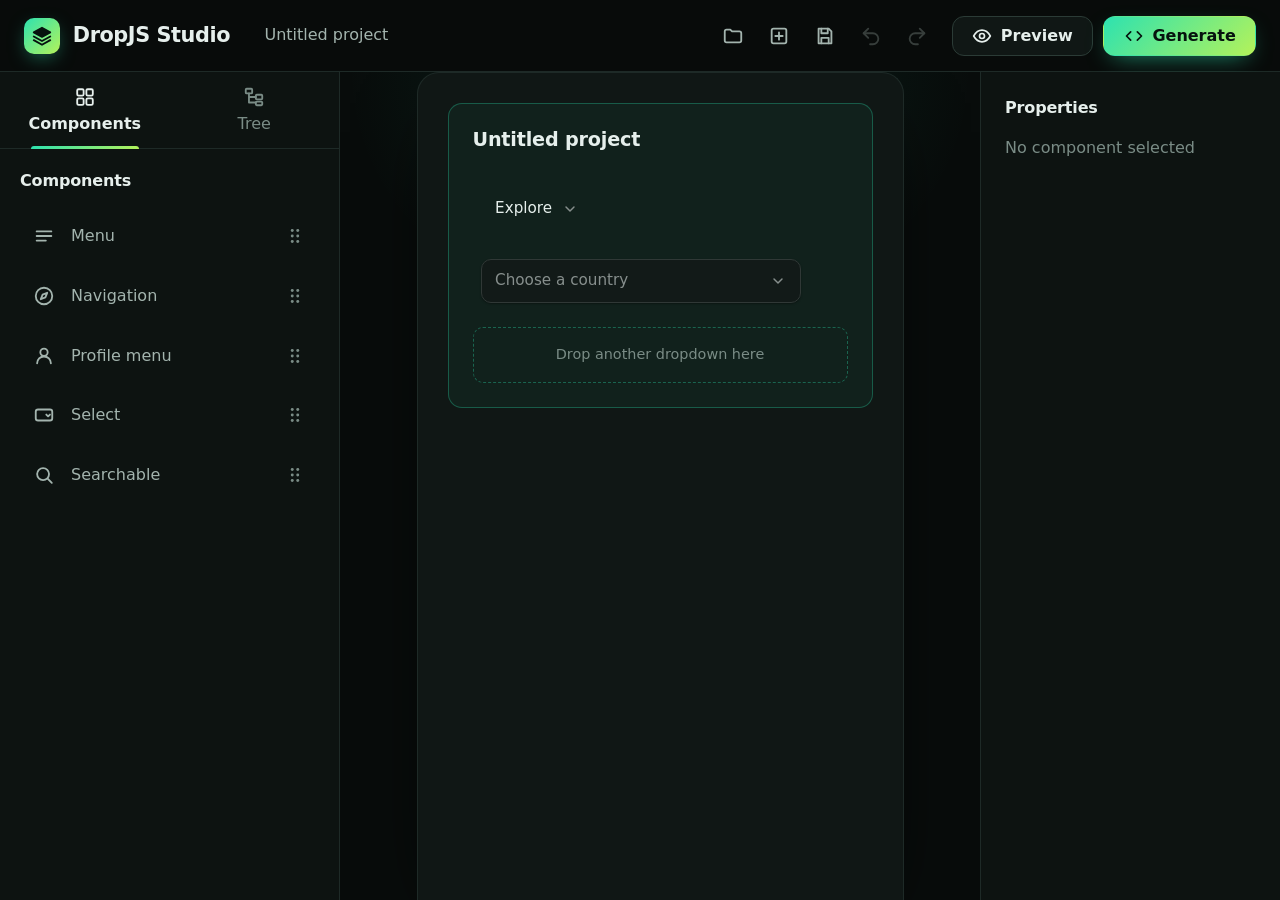
<file: studio.html>
<!DOCTYPE html>
<html lang="en">
<head>
  <meta charset="utf-8">
  <meta name="viewport" content="width=device-width, initial-scale=1">
  <title>DropJS Studio</title>
  <style>
/* ==========================================================
   PART 1: DropJS component styles
   Customize with CSS variables (or setStyle() / the style option):
   accent, bg, text, muted, border, radius
   ========================================================== */

.dropjs {
  --dropjs-accent: #2de2b0;
  --dropjs-bg: #121a18;
  --dropjs-text: #e6efec;
  --dropjs-muted: #8a9b96;
  --dropjs-border: #2b3b36;
  --dropjs-radius: 10px;

  position: relative;
  display: inline-block;
  font-size: 0.95rem;
  color: var(--dropjs-text);
}

.dropjs.is-open {
  z-index: 50; /* open menus sit above everything after them */
}

/* ---- Button ---- */

.dropjs-trigger {
  display: inline-flex;
  align-items: center;
  justify-content: space-between;
  gap: 0.6rem;
  width: 100%;
  padding: 0.6rem 0.85rem;
  font: inherit;
  font-weight: 500;
  color: inherit;
  background: var(--dropjs-bg);
  border: 1px solid var(--dropjs-border);
  border-radius: var(--dropjs-radius);
  box-shadow: 0 1px 2px rgba(0, 0, 0, 0.35);
  cursor: pointer;
  transition: border-color 0.15s, box-shadow 0.15s, background-color 0.15s;
}

.dropjs-trigger:hover {
  border-color: color-mix(in srgb, var(--dropjs-text) 65%, var(--dropjs-border));
}

.dropjs-trigger:focus-visible {
  outline: 2px solid var(--dropjs-accent);
  outline-offset: 2px;
}

.dropjs.is-open .dropjs-trigger {
  border-color: var(--dropjs-accent);
  box-shadow: 0 0 0 3px color-mix(in srgb, var(--dropjs-accent) 22%, transparent);
}

.dropjs-trigger-content {
  display: inline-flex;
  align-items: center;
  gap: 0.6rem;
  min-width: 0;
  overflow: hidden;
  white-space: nowrap;
  text-overflow: ellipsis;
}

.dropjs-chevron {
  flex: none;
  color: var(--dropjs-muted);
  transition: transform 0.2s ease;
}

.dropjs.is-open .dropjs-chevron {
  transform: rotate(180deg);
}

/* select mode: grey text until something is chosen */
.dropjs--select:not(.has-value) .dropjs-trigger-content {
  color: var(--dropjs-muted);
}

/* ---- Variants you can add with className ---- */

.dropjs--wide {
  display: block;
  width: min(100%, 20rem);
}

.dropjs--ghost .dropjs-trigger {
  background: transparent;
  border-color: transparent;
  border-radius: 0;
  box-shadow: none;
}

.dropjs--ghost .dropjs-trigger:hover,
.dropjs--ghost.is-open .dropjs-trigger {
  background: transparent;
  border-color: transparent;
  box-shadow: inset 0 -3px 0 var(--dropjs-accent); /* red underline, like a site nav */
}

/* ---- Menu (animated open and close) ---- */

.dropjs-menu {
  position: absolute;
  top: calc(100% + 8px);
  left: 0;
  width: max-content;
  min-width: max(100%, 12rem);
  max-width: calc(100vw - 16px);
  padding: 0.35rem;
  background: var(--dropjs-bg);
  border: 1px solid var(--dropjs-border);
  border-radius: var(--dropjs-radius);
  box-shadow: 0 1px 2px rgba(0, 0, 0, 0.4), 0 18px 40px -12px rgba(0, 0, 0, 0.7);

  /* closed state */
  opacity: 0;
  visibility: hidden;
  pointer-events: none;
  transform: translateY(-6px) scale(0.98);
  transform-origin: top left;
  transition: opacity 0.16s ease, transform 0.16s ease, visibility 0s linear 0.16s;
}

.dropjs--align-right .dropjs-menu {
  transform-origin: top right;
}

/* opens upwards when there is no room below (JS adds .is-up) */
.dropjs.is-up .dropjs-menu {
  top: auto;
  bottom: calc(100% + 8px);
  transform: translateY(6px) scale(0.98);
  transform-origin: bottom left;
}

.dropjs--align-right.is-up .dropjs-menu {
  transform-origin: bottom right;
}

/* open state (must stay after the rules above) */
.dropjs.is-open .dropjs-menu {
  opacity: 1;
  visibility: visible;
  pointer-events: auto;
  transform: none;
  transition-delay: 0s;
}

/* ---- Search box ---- */

.dropjs-search {
  padding: 0.15rem 0.15rem 0.4rem;
}

.dropjs-input {
  width: 100%;
  padding: 0.5rem 0.65rem;
  font: inherit;
  font-size: 1rem; /* 16px stops iOS zooming in on focus */
  color: inherit;
  background: color-mix(in srgb, var(--dropjs-text) 4%, var(--dropjs-bg));
  border: 1px solid var(--dropjs-border);
  border-radius: max(4px, calc(var(--dropjs-radius) - 4px));
  outline: none;
}

.dropjs-input:focus {
  border-color: var(--dropjs-accent);
}

.dropjs-input::placeholder {
  color: var(--dropjs-muted);
}

/* ---- List ---- */

.dropjs-list {
  position: relative; /* lets the script measure item positions */
  max-height: min(15rem, 50vh);
  margin: 0;
  padding: 0;
  list-style: none;
  overflow-y: auto;
  overscroll-behavior: contain;
  outline: none;
}

.dropjs-item {
  display: flex;
  align-items: center;
  justify-content: space-between;
  gap: 1rem;
  padding: 0.5rem 0.65rem;
  white-space: nowrap;
  border-radius: max(4px, calc(var(--dropjs-radius) - 4px));
  cursor: pointer;
  user-select: none;
}

.dropjs-item.is-active {
  /* a tint of the accent (override with --dropjs-active) */
  background: var(--dropjs-active, color-mix(in srgb, var(--dropjs-accent) 16%, var(--dropjs-bg)));
}

.dropjs-item.is-selected {
  color: var(--dropjs-accent);
  font-weight: 600;
}

/* check mark on the chosen option */
.dropjs-item.is-selected::after {
  content: "";
  flex: none;
  width: 0.3rem;
  height: 0.6rem;
  border: solid currentColor;
  border-width: 0 2px 2px 0;
  transform: rotate(45deg) translate(-1px, -1px);
}

.dropjs-divider {
  height: 1px;
  margin: 0.3rem 0.25rem;
  background: var(--dropjs-border);
}

.dropjs-empty {
  padding: 0.75rem 0.65rem;
  text-align: center;
  font-size: 0.9rem;
  color: var(--dropjs-muted);
}

/* bigger touch targets on phones */
@media (max-width: 480px) {
  .dropjs-item {
    padding: 0.7rem 0.75rem;
  }
}

@media (prefers-reduced-motion: reduce) {
  .dropjs-trigger,
  .dropjs-chevron,
  .dropjs-menu {
    transition-duration: 0.01ms !important;
    transition-delay: 0s !important;
  }
}

/* ==========================================================
   DropJS Studio page styles (studio.html only)
   Dark theme: green-black surfaces, mint-to-lime accent
   ========================================================== */

:root {
  color-scheme: dark; /* dark scrollbars and native controls */
  --bg: #080c0b;
  --panel: #0d1311;
  --card: #101715;
  --raise: #17211e;
  --line: #1e2a27;
  --line-2: #2b3b36;
  --text: #e6efec;
  --text-soft: #a3b4ae;
  --muted: #7a8c86;
  --mint: #2de2b0;
  --lime: #b4f25a;
  --grad: linear-gradient(135deg, var(--mint), var(--lime));
  --on-accent: #06120e;
  --coral: #ff7a70;
  --sans: ui-sans-serif, system-ui, -apple-system, "Segoe UI", Roboto, "Helvetica Neue", Arial, sans-serif;
  --mono: ui-monospace, SFMono-Regular, Menlo, Consolas, "Liberation Mono", monospace;
}

*,
*::before,
*::after {
  box-sizing: border-box;
}

* {
  scrollbar-color: var(--line-2) transparent;
}

html,
body {
  height: 100%;
}

body {
  margin: 0;
  font-family: var(--sans);
  font-size: 1rem;
  line-height: 1.5;
  color: var(--text);
  background: var(--bg);
  -webkit-font-smoothing: antialiased;
}

button,
input,
textarea {
  font: inherit;
  color: inherit;
  letter-spacing: inherit;
}

button:focus-visible,
.comp:focus-visible {
  outline: 2px solid var(--mint);
  outline-offset: 2px;
}

/* icons are drawn with strokes so they inherit the text colour */
.i {
  flex: none;
  width: 22px;
  height: 22px;
  fill: none;
  stroke: currentColor;
  stroke-width: 2;
  stroke-linecap: round;
  stroke-linejoin: round;
}

/* ---- Layout ---- */

.studio {
  display: grid;
  grid-template-rows: 72px minmax(0, 1fr);
  height: 100vh;
  height: 100dvh;
}

.workspace {
  display: grid;
  grid-template-columns: 340px minmax(0, 1fr) 300px;
  min-height: 0;
}

/* ---- Top bar ---- */

.topbar {
  display: flex;
  align-items: center;
  gap: 0.5rem;
  padding: 0 1.5rem;
  background: rgba(8, 12, 11, 0.9);
  border-bottom: 1px solid var(--line);
}

.logo {
  display: flex;
  align-items: center;
  gap: 0.8rem;
  margin-right: 1.25rem;
  font-size: 1.3rem;
  font-weight: 800;
  letter-spacing: -0.02em;
  white-space: nowrap;
}

.logo .i {
  width: 36px;
  height: 36px;
  padding: 7px;
  color: var(--on-accent);
  background: var(--grad);
  border-radius: 10px;
  box-shadow: 0 6px 20px -6px rgba(45, 226, 176, 0.6);
}

.project-name {
  width: 12rem;
  max-width: 100%;
  padding: 0.35rem 0.4rem;
  font-size: 1rem;
  color: var(--text-soft);
  background: transparent;
  border: 0;
  border-bottom: 1px solid transparent;
  border-radius: 4px;
}

.project-name:hover {
  border-bottom-color: var(--line-2);
}

.project-name:focus {
  outline: none;
  color: var(--text);
  border-bottom-color: var(--mint);
}

.toolbar {
  display: flex;
  align-items: center;
  gap: 0.25rem;
  margin-left: auto;
}

.icon-btn {
  display: grid;
  place-items: center;
  width: 42px;
  height: 42px;
  color: var(--text-soft);
  background: transparent;
  border: 0;
  border-radius: 12px;
  cursor: pointer;
  transition: background-color 0.15s, color 0.15s;
}

.icon-btn:hover {
  color: var(--text);
  background: var(--raise);
}

.icon-btn:disabled {
  opacity: 0.3;
  color: var(--text-soft);
  background: none;
  cursor: default;
}

.pill {
  display: inline-flex;
  align-items: center;
  gap: 0.55rem;
  height: 40px;
  padding: 0 1.2rem;
  font-weight: 600;
  border: 1px solid transparent;
  border-radius: 12px;
  cursor: pointer;
  transition: border-color 0.15s, background-color 0.15s, box-shadow 0.15s, filter 0.15s;
}

.pill .i {
  width: 20px;
  height: 20px;
}

.pill--outline {
  margin-left: 0.6rem;
  color: var(--text);
  background: var(--card);
  border-color: var(--line-2);
}

.pill--outline:hover {
  background: var(--raise);
  border-color: var(--mint);
}

.pill--solid {
  margin-left: 0.4rem;
  color: var(--on-accent);
  background: var(--grad);
  box-shadow: 0 8px 24px -10px rgba(45, 226, 176, 0.7);
}

.pill--solid:hover {
  filter: brightness(1.08);
  box-shadow: 0 10px 30px -8px rgba(45, 226, 176, 0.85);
}

/* ---- Left sidebar ---- */

.sidebar {
  display: flex;
  flex-direction: column;
  min-height: 0;
  background: var(--panel);
  border-right: 1px solid var(--line);
}

.tabs {
  display: grid;
  grid-template-columns: 1fr 1fr;
  border-bottom: 1px solid var(--line);
}

.tab {
  position: relative;
  display: flex;
  flex-direction: column;
  align-items: center;
  gap: 0.3rem;
  padding: 0.85rem 0.5rem 0.75rem;
  font-size: 1rem;
  color: var(--muted);
  background: none;
  border: 0;
  cursor: pointer;
  transition: color 0.15s;
}

.tab:hover {
  color: var(--text-soft);
}

.tab[aria-selected="true"] {
  color: var(--text);
  font-weight: 600;
}

.tab[aria-selected="true"]::after {
  content: "";
  position: absolute;
  bottom: -1px;
  left: 18%;
  right: 18%;
  height: 3px;
  background: var(--grad);
  border-radius: 3px 3px 0 0;
}

.panel-body {
  flex: 1;
  padding: 1.25rem 1.25rem;
  overflow: auto;
}

.panel-title {
  margin: 0 0 1rem;
  font-size: 1rem;
  font-weight: 700;
  letter-spacing: -0.01em;
}

.comp {
  display: flex;
  align-items: center;
  gap: 1rem;
  height: 54px;
  padding: 0 0.75rem;
  margin-bottom: 0.35rem;
  color: var(--text-soft);
  border: 1px solid transparent;
  border-radius: 12px;
  cursor: grab;
  user-select: none;
  transition: background-color 0.15s, border-color 0.15s, color 0.15s;
}

.comp:hover {
  color: var(--text);
  background: var(--raise);
  border-color: var(--line-2);
}

.comp .grip {
  margin-left: auto;
  color: var(--muted);
}

.tree-root {
  padding: 0.4rem 0.5rem;
  font-weight: 700;
}

.tree-item {
  display: flex;
  align-items: center;
  gap: 0.7rem;
  width: calc(100% - 1rem);
  margin-left: 1rem;
  padding: 0.55rem 0.6rem;
  color: var(--text-soft);
  text-align: left;
  background: none;
  border: 0;
  border-left: 2px solid var(--line-2);
  border-radius: 0 10px 10px 0;
  cursor: pointer;
}

.tree-item:hover {
  color: var(--text);
  background: var(--raise);
}

.tree-item.is-selected {
  color: var(--text);
  font-weight: 600;
  background: rgba(45, 226, 176, 0.12);
  border-left-color: var(--mint);
}

/* ---- Canvas ---- */

.canvas {
  padding: 0 1.5rem;
  overflow: auto;
  background:
    radial-gradient(70% 45% at 50% 0%, rgba(45, 226, 176, 0.11), transparent 70%),
    var(--bg);
}

.device {
  width: min(487px, 100%);
  min-height: 100%;
  margin: 0 auto;
  padding: 30px;
  background: var(--card);
  border: 1px solid var(--line);
  border-bottom: 0;
  border-radius: 22px 22px 0 0;
  box-shadow: 0 30px 80px -30px rgba(0, 0, 0, 0.9);
}

.frame {
  padding: 22px 24px 24px;
  background: rgba(45, 226, 176, 0.05);
  border: 1px solid rgba(45, 226, 176, 0.3);
  border-radius: 14px;
}

.frame-title {
  margin: 0 0 1.5rem;
  font-size: 1.2rem;
  font-weight: 700;
  letter-spacing: -0.01em;
  overflow-wrap: anywhere;
}

.nodes {
  display: flex;
  flex-direction: column;
  gap: 0.75rem;
}

.nodes:not(:empty) {
  margin-bottom: 1rem;
}

.node {
  padding: 0.5rem;
  border-radius: 10px;
  outline: 2px solid transparent;
  transition: outline-color 0.15s, background-color 0.15s;
}

.node:hover {
  outline-color: rgba(45, 226, 176, 0.3);
}

.node.is-selected {
  outline-color: var(--mint);
  background: rgba(255, 255, 255, 0.03);
}

.dropzone {
  display: grid;
  place-items: center;
  min-height: 100px;
  padding: 0.5rem;
  color: var(--text-soft);
  text-align: center;
  border: 1.5px dashed rgba(45, 226, 176, 0.35);
  border-radius: 10px;
  transition: background-color 0.15s, border-color 0.15s;
}

.dropzone.is-compact {
  min-height: 56px;
  font-size: 0.9rem;
  color: var(--muted);
}

.dropzone.is-over {
  background: rgba(45, 226, 176, 0.12);
  border-color: var(--mint);
}

.avatar {
  display: grid;
  place-items: center;
  width: 28px;
  height: 28px;
  font-size: 0.72rem;
  font-weight: 700;
  color: var(--on-accent);
  background: var(--dropjs-accent, var(--mint));
  border-radius: 50%;
}

/* ---- Properties ---- */

.props {
  padding: 1.5rem;
  overflow: auto;
  background: var(--panel);
  border-left: 1px solid var(--line);
}

.muted {
  margin: 0;
  color: var(--muted);
}

.field {
  display: grid;
  gap: 0.4rem;
  margin-bottom: 1.2rem;
}

.field > label,
.flabel {
  font-family: var(--mono);
  font-size: 0.75rem;
  color: var(--muted);
}

.field input[type="text"],
.field textarea {
  width: 100%;
  padding: 0.55rem 0.7rem;
  font-size: 0.95rem;
  color: var(--text);
  background: #0a0f0e;
  border: 1px solid var(--line-2);
  border-radius: 10px;
}

.field input[type="text"]:focus,
.field textarea:focus {
  outline: none;
  border-color: var(--mint);
  box-shadow: 0 0 0 3px rgba(45, 226, 176, 0.18);
}

.field textarea {
  font-family: var(--mono);
  font-size: 0.85rem;
  line-height: 1.5;
  resize: vertical;
}

.field small {
  font-size: 0.78rem;
  color: var(--muted);
}

.check,
.color-row {
  display: flex;
  align-items: center;
  gap: 0.55rem;
  font-size: 0.95rem;
  color: var(--text);
}

.color-row {
  justify-content: space-between;
}

.color-row output {
  font-family: var(--mono);
  font-size: 0.8rem;
  color: var(--muted);
}

.check input,
input[type="range"] {
  accent-color: var(--mint);
}

.check input:disabled + span {
  color: var(--muted);
}

input[type="color"] {
  width: 44px;
  height: 30px;
  padding: 0;
  background: var(--raise);
  border: 1px solid var(--line-2);
  border-radius: 8px;
  cursor: pointer;
}

input[type="range"] {
  width: 100%;
}

.seg {
  display: inline-grid;
  grid-auto-flow: column;
  justify-self: start;
  overflow: hidden;
  border: 1px solid var(--line-2);
  border-radius: 10px;
}

.seg button {
  padding: 0.4rem 1rem;
  color: var(--text-soft);
  background: var(--card);
  border: 0;
  cursor: pointer;
}

.seg button[aria-pressed="true"] {
  font-weight: 700;
  color: var(--on-accent);
  background: var(--mint);
}

.danger {
  width: 100%;
  margin-top: 0.4rem;
  padding: 0.6rem;
  color: var(--coral);
  background: transparent;
  border: 1px solid rgba(255, 122, 112, 0.45);
  border-radius: 10px;
  cursor: pointer;
  transition: background-color 0.15s;
}

.danger:hover {
  background: rgba(255, 122, 112, 0.1);
}

/* ---- Generate dialog ---- */

dialog {
  width: min(720px, calc(100vw - 2rem));
  max-height: 85vh;
  padding: 0;
  color: var(--text);
  background: #0c1210;
  border: 1px solid var(--line-2);
  border-radius: 18px;
  box-shadow: 0 40px 100px -20px rgba(0, 0, 0, 0.9);
}

dialog[open] {
  display: flex;
  flex-direction: column;
}

dialog::backdrop {
  background: rgba(2, 6, 5, 0.72);
  backdrop-filter: blur(4px);
}

.dlg-bar {
  display: flex;
  align-items: center;
  justify-content: space-between;
  gap: 1rem;
  padding: 0.9rem 1.25rem;
  border-bottom: 1px solid var(--line);
}

.dlg-bar > div {
  display: flex;
  align-items: center;
  gap: 0.25rem;
}

.dlg-bar h2 {
  margin: 0;
  font-size: 1.05rem;
}

.dlg-bar .pill {
  height: 36px;
  margin: 0;
}

dialog pre {
  flex: 1;
  margin: 0;
  padding: 1rem 1.25rem;
  overflow: auto;
  font-family: var(--mono);
  font-size: 0.82rem;
  line-height: 1.65;
  color: #cfe3dc;
  background: #070b0a;
}

/* ---- Toast ---- */

.toast {
  position: fixed;
  left: 50%;
  bottom: 1.5rem;
  z-index: 100;
  max-width: calc(100vw - 2rem);
  padding: 0.6rem 1rem;
  font-size: 0.9rem;
  color: var(--text);
  background: var(--raise);
  border: 1px solid var(--line-2);
  border-radius: 12px;
  box-shadow: 0 16px 40px -12px rgba(0, 0, 0, 0.8);
  opacity: 0;
  pointer-events: none;
  transform: translate(-50%, 12px);
  transition: opacity 0.2s ease, transform 0.2s ease;
}

.toast.is-visible {
  opacity: 1;
  transform: translate(-50%, 0);
}

/* ---- Preview mode (hides the editor chrome) ---- */

.is-preview .sidebar,
.is-preview .props,
.is-preview .dropzone {
  display: none;
}

.is-preview .workspace {
  grid-template-columns: minmax(0, 1fr);
}

.is-preview .frame {
  background: transparent;
  border-color: transparent;
}

.is-preview .node,
.is-preview .node:hover,
.is-preview .node.is-selected {
  background: none;
  outline-color: transparent;
}

/* ---- Responsive ---- */

@media (max-width: 1100px) {
  .workspace {
    grid-template-columns: 280px minmax(0, 1fr) 260px;
  }
}

@media (max-width: 860px) {
  .studio {
    display: block;
    height: auto;
  }

  .topbar {
    flex-wrap: wrap;
    padding: 0.75rem 1rem;
  }

  .toolbar {
    flex-wrap: wrap;
    width: 100%;
    margin-left: 0;
  }

  .workspace,
  .is-preview .workspace {
    display: flex;
    flex-direction: column;
  }

  .canvas {
    order: 1;
    min-height: 30rem;
    padding: 1rem;
  }

  .sidebar {
    order: 2;
    border-top: 1px solid var(--line);
    border-right: 0;
  }

  .props {
    order: 3;
    border-top: 1px solid var(--line);
    border-left: 0;
  }

  .device {
    min-height: 28rem;
    padding: 16px;
    border-radius: 20px;
  }
}

@media (max-width: 560px) {
  .profile-name {
    display: none;
  }

  .pill--outline,
  .pill--solid {
    margin-left: auto;
  }
}

@media (prefers-reduced-motion: reduce) {
  .toast,
  .node,
  .pill,
  .comp {
    transition-duration: 0.01ms;
  }
}

.logo {
  color: inherit;
  text-decoration: none;
}

</style>
</head>
<body>

  <noscript><p style="padding:1rem">DropJS Studio needs JavaScript.</p></noscript>

  <div class="studio">

    <!-- Top bar -->
    <header class="topbar">
      <a class="logo" href="index.html" title="Back to the website">
        <svg class="i" width="22" height="22" viewBox="0 0 24 24" aria-hidden="true" data-icon="logo"></svg>
        DropJS Studio
      </a>
      <input class="project-name" id="project-name" value="Untitled project" maxlength="40" aria-label="Project name">

      <div class="toolbar">
        <button class="icon-btn" id="btn-open" type="button" title="Open saved project" aria-label="Open saved project"><svg class="i" width="22" height="22" viewBox="0 0 24 24" aria-hidden="true" data-icon="folder"></svg></button>
        <button class="icon-btn" id="btn-new" type="button" title="New project" aria-label="New project"><svg class="i" width="22" height="22" viewBox="0 0 24 24" aria-hidden="true" data-icon="plus"></svg></button>
        <button class="icon-btn" id="btn-save" type="button" title="Save project" aria-label="Save project"><svg class="i" width="22" height="22" viewBox="0 0 24 24" aria-hidden="true" data-icon="save"></svg></button>
        <button class="icon-btn" id="btn-undo" type="button" title="Undo" aria-label="Undo" disabled><svg class="i" width="22" height="22" viewBox="0 0 24 24" aria-hidden="true" data-icon="undo"></svg></button>
        <button class="icon-btn" id="btn-redo" type="button" title="Redo" aria-label="Redo" disabled><svg class="i" width="22" height="22" viewBox="0 0 24 24" aria-hidden="true" data-icon="redo"></svg></button>
        <button class="pill pill--outline" id="btn-preview" type="button"><svg class="i" width="22" height="22" viewBox="0 0 24 24" aria-hidden="true" data-icon="eye"></svg><span>Preview</span></button>
        <button class="pill pill--solid" id="btn-generate" type="button"><svg class="i" width="22" height="22" viewBox="0 0 24 24" aria-hidden="true" data-icon="code"></svg>Generate</button>
      </div>
    </header>

    <div class="workspace">

      <!-- Left: components and tree -->
      <aside class="sidebar">
        <div class="tabs" role="tablist">
          <button class="tab" id="tab-comp" type="button" role="tab" aria-selected="true" aria-controls="panel-comp"><svg class="i" width="22" height="22" viewBox="0 0 24 24" aria-hidden="true" data-icon="grid"></svg>Components</button>
          <button class="tab" id="tab-tree" type="button" role="tab" aria-selected="false" aria-controls="panel-tree"><svg class="i" width="22" height="22" viewBox="0 0 24 24" aria-hidden="true" data-icon="tree"></svg>Tree</button>
        </div>

        <div class="panel-body" id="panel-comp" role="tabpanel" aria-labelledby="tab-comp">
          <h2 class="panel-title">Components</h2>
          <div id="comp-list"></div>
        </div>

        <div class="panel-body" id="panel-tree" role="tabpanel" aria-labelledby="tab-tree" hidden>
          <h2 class="panel-title">Widget tree</h2>
          <div id="tree"></div>
        </div>
      </aside>

      <!-- Middle: canvas -->
      <main class="canvas" id="canvas">
        <div class="device">
          <div class="frame">
            <h1 class="frame-title" id="frame-title"></h1>
            <div class="nodes" id="nodes"></div>
            <div class="dropzone" id="dropzone"><span id="dropzone-text"></span></div>
          </div>
        </div>
      </main>

      <!-- Right: properties -->
      <aside class="props">
        <h2 class="panel-title">Properties</h2>
        <div id="props"></div>
      </aside>

    </div>
  </div>

  <dialog id="gen-dialog" aria-labelledby="gen-title">
    <div class="dlg-bar">
      <h2 id="gen-title">Generated code</h2>
      <div>
        <button class="pill pill--solid" id="gen-copy" type="button">Copy</button>
        <button class="icon-btn" id="gen-close" type="button" aria-label="Close"><svg class="i" width="22" height="22" viewBox="0 0 24 24" aria-hidden="true" data-icon="close"></svg></button>
      </div>
    </div>
    <pre><code id="gen-code"></code></pre>
  </dialog>

  <div class="toast" id="toast" role="status" aria-live="polite"></div>

  <script>
/**
 * DropJS - a tiny dropdown prototype in plain JavaScript.
 *
 *   const menu = new DropJS({
 *     target: "#dropdown",
 *     options: [{ label: "Home", value: "home" }]
 *   });
 *   menu.open();
 *   menu.close();
 *
 * See README.md for every setting.
 */

let dropCount = 0; // gives every dropdown a unique id

class DropJS {
  constructor(config) {
    config = config || {};

    // 1. Find the element the dropdown will be built inside
    const root =
      typeof config.target === "string"
        ? document.querySelector(config.target)
        : config.target;
    if (!root) {
      throw new Error('DropJS: target "' + config.target + '" was not found.');
    }
    if (!Array.isArray(config.options)) {
      throw new Error("DropJS: options must be an array.");
    }

    // 2. Settings (whatever you pass in overrides these defaults)
    this.config = Object.assign(
      {
        label: "Select",      // text on the button
        triggerHTML: "",      // custom HTML for the button (overrides label)
        searchable: false,    // adds a search box
        selectable: false,    // button shows the chosen option
        placeholder: "Search…",
        emptyText: "No results",
        align: "left",        // "left" or "right"
        className: "",        // extra CSS class(es) for the wrapper
        style: null,          // e.g. { accent: "#e11d48", radius: "4px" }
        onSelect: null        // function (option, dropdown) {}
      },
      config
    );

    this.root = root;
    this.options = config.options;
    this.id = "dropjs-" + ++dropCount;
    this.isSelect = this.config.selectable || this.config.searchable;

    // 3. State
    this.isOpen = false;
    this.selected = null;  // the chosen option (select mode only)
    this.visible = [];     // options currently shown in the list
    this.items = [];       // the matching <li> elements
    this.activeIndex = -1; // highlighted item (keyboard / hover)

    this._build();
    this._bind();
    this._position(); // keeps even a closed menu inside the window
  }

  /* ---------------------------------------------------------
     Public methods
     --------------------------------------------------------- */

  open() {
    if (this.isOpen) return;
    this.isOpen = true;

    if (this.input) this.input.value = "";
    this._renderList();
    this._position();

    this.menu.removeAttribute("inert");
    this.root.classList.add("is-open");
    this.trigger.setAttribute("aria-expanded", "true");
    this.focusEl.focus({ preventScroll: true });
  }

  // returnFocus: send keyboard focus back to the button
  close(returnFocus) {
    if (!this.isOpen) return;
    this.isOpen = false;

    this.root.classList.remove("is-open");
    this.trigger.setAttribute("aria-expanded", "false");
    if (returnFocus) this.trigger.focus();

    // "inert" keeps the hidden menu out of the Tab order. It is applied on the
    // next tick so a Tab key press can finish moving focus first.
    setTimeout(() => {
      if (!this.isOpen) this.menu.setAttribute("inert", "");
    }, 0);
  }

  toggle() {
    if (this.isOpen) this.close();
    else this.open();
  }

  // Value of the chosen option (select mode), or null
  getValue() {
    return this.selected ? this.selected.value : null;
  }

  // Each key becomes a CSS variable: { accent: "red" } sets --dropjs-accent
  setStyle(style) {
    for (const key in style) {
      this.root.style.setProperty("--dropjs-" + key, style[key]);
    }
  }

  destroy() {
    document.removeEventListener("pointerdown", this._onDocPointerDown);
    document.removeEventListener("keydown", this._onDocKeydown);
    window.removeEventListener("resize", this._onResize);
    this.root.innerHTML = "";
    this.root.classList.remove(
      "dropjs", "dropjs--select", "dropjs--align-right", "has-value", "is-open", "is-up"
    );
  }

  /* ---------------------------------------------------------
     Building the HTML
     --------------------------------------------------------- */

  _build() {
    const c = this.config;
    const listRole = this.isSelect ? "listbox" : "menu";

    this.root.innerHTML = "";
    this.root.classList.add("dropjs");
    if (this.isSelect) this.root.classList.add("dropjs--select");
    if (c.align === "right") this.root.classList.add("dropjs--align-right");
    if (c.className) {
      c.className.split(" ").filter(Boolean).forEach((name) => {
        this.root.classList.add(name);
      });
    }
    if (c.style) this.setStyle(c.style);

    // Button
    this.trigger = document.createElement("button");
    this.trigger.type = "button";
    this.trigger.className = "dropjs-trigger";
    this.trigger.setAttribute("aria-haspopup", listRole);
    this.trigger.setAttribute("aria-expanded", "false");
    this.trigger.setAttribute("aria-controls", this.id + "-menu");
    this.trigger.innerHTML =
      '<span class="dropjs-trigger-content"></span>' +
      '<svg class="dropjs-chevron" viewBox="0 0 20 20" width="16" height="16" aria-hidden="true">' +
      '<path d="M5 7.5l5 5 5-5" fill="none" stroke="currentColor" stroke-width="1.8" ' +
      'stroke-linecap="round" stroke-linejoin="round"/></svg>';

    this.labelEl = this.trigger.querySelector(".dropjs-trigger-content");
    if (c.triggerHTML) {
      this.labelEl.innerHTML = c.triggerHTML;
      this.trigger.setAttribute("aria-label", c.label); // name for screen readers
    } else {
      this.labelEl.textContent = c.label;
    }

    // Menu (starts hidden and inert)
    this.menu = document.createElement("div");
    this.menu.className = "dropjs-menu";
    this.menu.id = this.id + "-menu";
    this.menu.setAttribute("inert", "");

    // Optional search box
    if (c.searchable) {
      const wrap = document.createElement("div");
      wrap.className = "dropjs-search";

      this.input = document.createElement("input");
      this.input.type = "text";
      this.input.className = "dropjs-input";
      this.input.placeholder = c.placeholder;
      this.input.setAttribute("autocomplete", "off");
      this.input.setAttribute("aria-label", c.placeholder);
      this.input.setAttribute("role", "combobox");
      this.input.setAttribute("aria-expanded", "true");
      this.input.setAttribute("aria-autocomplete", "list");
      this.input.setAttribute("aria-controls", this.id + "-list");

      wrap.appendChild(this.input);
      this.menu.appendChild(wrap);
    }

    // List of options
    this.list = document.createElement("ul");
    this.list.className = "dropjs-list";
    this.list.id = this.id + "-list";
    this.list.setAttribute("role", listRole);
    this.list.tabIndex = -1;
    this.menu.appendChild(this.list);

    // "No results" message
    this.empty = document.createElement("div");
    this.empty.className = "dropjs-empty";
    this.empty.textContent = c.emptyText;
    this.empty.hidden = true;
    this.menu.appendChild(this.empty);

    this.root.appendChild(this.trigger);
    this.root.appendChild(this.menu);

    // The element that holds keyboard focus while the menu is open
    this.focusEl = this.input || this.list;
  }

  // Draws the options (filtered by the search box, if there is one)
  _renderList() {
    const query = this.input ? this.input.value.trim().toLowerCase() : "";
    const itemRole = this.isSelect ? "option" : "menuitem";

    this.list.innerHTML = "";
    this.visible = [];
    this.items = [];
    this.activeIndex = -1;

    this.options.forEach((option) => {
      if (option.divider) {
        if (query) return; // hide dividers while searching
        const line = document.createElement("li");
        line.className = "dropjs-divider";
        line.setAttribute("role", "separator");
        this.list.appendChild(line);
        return;
      }

      if (query && option.label.toLowerCase().indexOf(query) === -1) return;

      const index = this.visible.length;
      const li = document.createElement("li");
      li.className = "dropjs-item";
      li.id = this.id + "-item-" + index;
      li.dataset.index = index;
      li.setAttribute("role", itemRole);
      li.textContent = option.label;

      if (this.isSelect) {
        const isChosen = this.selected === option;
        li.setAttribute("aria-selected", isChosen ? "true" : "false");
        if (isChosen) li.classList.add("is-selected");
      }

      this.visible.push(option);
      this.items.push(li);
      this.list.appendChild(li);
    });

    this.empty.hidden = this.visible.length > 0;

    // Highlight: first match while searching, otherwise the chosen option
    const start = query ? 0 : this.visible.indexOf(this.selected);
    this._setActive(this.visible.length ? start : -1);
  }

  /* ---------------------------------------------------------
     Events
     --------------------------------------------------------- */

  _bind() {
    // Click the button
    this.trigger.addEventListener("click", () => this.toggle());

    // Arrow keys on the button open the menu
    this.trigger.addEventListener("keydown", (e) => {
      if (e.key !== "ArrowDown" && e.key !== "ArrowUp") return;
      e.preventDefault();
      this.open();
      if (this.activeIndex === -1) this._move(e.key === "ArrowDown" ? 1 : -1);
    });

    // Keys inside the menu
    this.menu.addEventListener("keydown", (e) => this._onMenuKeydown(e));
    this.menu.addEventListener("keyup", (e) => {
      // Space selects on key-up so the key press can't "click" the button we
      // move focus back to.
      if (e.key === " " && !this.config.searchable && this.isOpen) {
        this._select(this.activeIndex);
      }
    });

    // Search box
    if (this.input) {
      this.input.addEventListener("input", () => this._renderList());
    }

    // Mouse: choose an item, highlight on hover
    this.list.addEventListener("click", (e) => {
      const li = e.target.closest(".dropjs-item");
      if (li) this._select(Number(li.dataset.index));
    });
    this.list.addEventListener("mousemove", (e) => {
      const li = e.target.closest(".dropjs-item");
      if (!li) return;
      const index = Number(li.dataset.index);
      if (index !== this.activeIndex) this._setActive(index);
    });
    // keep focus where it is when clicking inside the list
    this.list.addEventListener("mousedown", (e) => e.preventDefault());

    // Click outside closes
    this._onDocPointerDown = (e) => {
      if (this.isOpen && !this.root.contains(e.target)) this.close();
    };
    document.addEventListener("pointerdown", this._onDocPointerDown);

    // Escape closes
    this._onDocKeydown = (e) => {
      if (e.key === "Escape" && this.isOpen) {
        e.preventDefault();
        this.close(true);
      }
    };
    document.addEventListener("keydown", this._onDocKeydown);

    // Keep the menu on screen when the window changes size
    this._onResize = () => this._position();
    window.addEventListener("resize", this._onResize);
  }

  _onMenuKeydown(e) {
    const searchable = this.config.searchable;

    if (e.key === "ArrowDown") {
      e.preventDefault();
      this._move(1);
    } else if (e.key === "ArrowUp") {
      e.preventDefault();
      this._move(-1);
    } else if (e.key === "Home" && !searchable) {
      e.preventDefault();
      this._setActive(0);
    } else if (e.key === "End" && !searchable) {
      e.preventDefault();
      this._setActive(this.visible.length - 1);
    } else if (e.key === "Enter") {
      e.preventDefault();
      if (!e.repeat) this._select(this.activeIndex);
    } else if (e.key === " " && !searchable) {
      e.preventDefault(); // stops the page scrolling; selection happens on key-up
    } else if (e.key === "Tab") {
      this.close();
    }
  }

  /* ---------------------------------------------------------
     Helpers
     --------------------------------------------------------- */

  // Move the highlight up (-1) or down (+1), wrapping around
  _move(direction) {
    const count = this.visible.length;
    if (!count) return;
    if (this.activeIndex === -1) {
      this._setActive(direction > 0 ? 0 : count - 1);
    } else {
      this._setActive((this.activeIndex + direction + count) % count);
    }
  }

  _setActive(index) {
    const previous = this.items[this.activeIndex];
    if (previous) previous.classList.remove("is-active");

    this.activeIndex = index;
    const item = this.items[index];

    if (!item) {
      this.focusEl.removeAttribute("aria-activedescendant");
      return;
    }

    item.classList.add("is-active");
    this.focusEl.setAttribute("aria-activedescendant", item.id);

    // Scroll the list (not the page) so the item is visible
    const top = item.offsetTop;
    const bottom = top + item.offsetHeight;
    if (top < this.list.scrollTop) {
      this.list.scrollTop = top;
    } else if (bottom > this.list.scrollTop + this.list.clientHeight) {
      this.list.scrollTop = bottom - this.list.clientHeight;
    }
  }

  _select(index) {
    const option = this.visible[index];
    if (!option) return;

    if (this.isSelect) {
      this.selected = option;
      this.labelEl.textContent = option.label;
      this.root.classList.add("has-value");
    }

    this.close(true);
    if (typeof this.config.onSelect === "function") {
      this.config.onSelect(option, this);
    }
  }

  // Keep the menu inside the window: slide it sideways, or open it upwards
  _position() {
    const gap = 8;
    const box = this.root.getBoundingClientRect();
    const menuWidth = this.menu.offsetWidth;
    const menuHeight = this.menu.offsetHeight;
    const viewWidth = document.documentElement.clientWidth;
    const viewHeight = window.innerHeight;

    let left = this.config.align === "right" ? box.right - menuWidth : box.left;
    left = Math.max(gap, Math.min(left, viewWidth - menuWidth - gap));
    this.menu.style.left = left - box.left + "px";

    const noRoomBelow = box.bottom + gap + menuHeight > viewHeight;
    const roomAbove = box.top - gap - menuHeight > 0;
    this.root.classList.toggle("is-up", noRoomBelow && roomAbove);
  }
}

window.DropJS = DropJS;

</script>
  <script>
  (function () {
    "use strict";

    // Friendly hint if the sibling files were not found
    const studioEl = document.querySelector(".studio");
    const cssLoaded = getComputedStyle(studioEl).display === "grid" || window.innerWidth <= 860;
    if (typeof DropJS === "undefined" || !cssLoaded) {
      document.body.insertAdjacentHTML("afterbegin",
        '<p style="padding:1rem;margin:0;font:16px sans-serif;background:#fff3b0">' +
        "style.css, studio.css or dropjs.js was not found. Keep studio.html, style.css, studio.css and dropjs.js in the same folder, " +
        "or open standalone/studio.html, which needs nothing else.</p>");
      if (typeof DropJS === "undefined") return;
    }

    const $ = (selector, root) => (root || document).querySelector(selector);
    const $$ = (selector, root) => Array.from((root || document).querySelectorAll(selector));

    /* ------------------------------------------------------
       Icons (simple strokes that inherit the text colour)
       ------------------------------------------------------ */
    const ICONS = {
      logo: '<path d="M12 3l9 5-9 5-9-5z" fill="currentColor"/><path d="M3 12.5l9 5 9-5"/><path d="M3 16.5l9 5 9-5"/>',
      folder: '<path d="M3 7a2 2 0 0 1 2-2h4l2 2h8a2 2 0 0 1 2 2v8a2 2 0 0 1-2 2H5a2 2 0 0 1-2-2z"/>',
      plus: '<rect x="4" y="4" width="16" height="16" rx="2"/><path d="M12 8v8M8 12h8"/>',
      save: '<path d="M5 4h11l3 3v13H5z"/><path d="M8 4v5h7V4M8 20v-6h8v6"/>',
      undo: '<path d="M9 14L4 9l5-5"/><path d="M4 9h10a6 6 0 0 1 0 12h-3"/>',
      redo: '<path d="M15 14l5-5-5-5"/><path d="M20 9H10a6 6 0 0 0 0 12h3"/>',
      eye: '<path d="M2 12s4-7 10-7 10 7 10 7-4 7-10 7S2 12 2 12z"/><circle cx="12" cy="12" r="3"/>',
      edit: '<path d="M4 20h4L19 9l-4-4L4 16z"/><path d="M13 7l4 4"/>',
      code: '<path d="M8 7l-5 5 5 5M16 7l5 5-5 5"/>',
      close: '<path d="M6 6l12 12M18 6L6 18"/>',
      trash: '<path d="M4 7h16M9 7V4h6v3M6 7l1 13h10l1-13"/>',
      grid: '<rect x="3.5" y="3.5" width="7" height="7" rx="1.5"/><rect x="13.5" y="3.5" width="7" height="7" rx="1.5"/><rect x="3.5" y="13.5" width="7" height="7" rx="1.5"/><rect x="13.5" y="13.5" width="7" height="7" rx="1.5"/>',
      tree: '<rect x="3" y="3" width="7" height="5" rx="1"/><rect x="14" y="9.5" width="7" height="5" rx="1"/><rect x="14" y="17" width="7" height="4" rx="1"/><path d="M6.5 8v10h7.5M6.5 12h7.5"/>',
      menu: '<path d="M4 7h16M4 12h16M4 17h10"/>',
      nav: '<circle cx="12" cy="12" r="9"/><path d="M15.5 8.5l-2 5-5 2 2-5z"/>',
      user: '<circle cx="12" cy="8" r="4"/><path d="M4.5 20a7.5 7.5 0 0 1 15 0"/>',
      select: '<rect x="3" y="6" width="18" height="12" rx="2.5"/><path d="M14.5 11.5l2 2 2-2"/>',
      search: '<circle cx="11" cy="11" r="6.5"/><path d="M16 16l4.5 4.5"/>',
      grip: '<g fill="currentColor" stroke="none"><circle cx="9" cy="6" r="1.6"/><circle cx="15" cy="6" r="1.6"/><circle cx="9" cy="12" r="1.6"/><circle cx="15" cy="12" r="1.6"/><circle cx="9" cy="18" r="1.6"/><circle cx="15" cy="18" r="1.6"/></g>'
    };

    function icon(name, extraClass) {
      return '<svg class="i ' + (extraClass || "") + '" width="22" height="22" viewBox="0 0 24 24" aria-hidden="true">' + ICONS[name] + "</svg>";
    }

    $$("[data-icon]").forEach((el) => { el.innerHTML = ICONS[el.dataset.icon]; });

    /* ------------------------------------------------------
       Component types and default settings
       ------------------------------------------------------ */
    const COUNTRIES = [
      "Argentina", "Australia", "Brazil", "Canada", "Chile", "Egypt", "France",
      "Germany", "India", "Indonesia", "Japan", "Kenya", "Mexico", "Netherlands",
      "New Zealand", "Nigeria", "Norway", "Portugal", "South Korea", "Spain",
      "Sweden", "Thailand", "Vietnam"
    ].join("\n");

    const DEFAULTS = {
      label: "Menu", options: "", searchable: false, selectable: false, align: "left",
      ghost: false, wide: false, avatar: false,
      accent: "#2de2b0", bg: "#121a18", text: "#e6efec", radius: 10
    };

    const TYPES = {
      menu: { name: "Menu", icon: "menu", config: { label: "Menu", options: "Home\nSettings\nProfile" } },
      navigation: { name: "Navigation", icon: "nav", config: { label: "Explore", ghost: true, options: "Quick start\nSearchable\nCustomization\n---\nBack to top" } },
      profile: { name: "Profile menu", icon: "user", config: { label: "Account menu", avatar: true, ghost: true, align: "right", options: "View profile\nAccount settings\nBilling\n---\nSign out" } },
      select: { name: "Select", icon: "select", config: { label: "Sort by", selectable: true, wide: true, options: "Newest\nOldest\nMost popular\nA to Z" } },
      searchable: { name: "Searchable", icon: "search", config: { label: "Choose a country", searchable: true, wide: true, options: COUNTRIES } }
    };

    const AVATAR_HTML = '<span class="avatar">SR</span><span class="profile-name">Sam Rivera</span>';

    /* ------------------------------------------------------
       State
       ------------------------------------------------------ */
    const state = { nodes: [], selected: null };
    let instances = {};  // id -> DropJS
    let idCounter = 0;

    const nameInput = $("#project-name");
    const nodesEl = $("#nodes");
    const dropzone = $("#dropzone");
    const canvas = $("#canvas");
    const treeEl = $("#tree");
    const propsEl = $("#props");

    function current() {
      return state.nodes.find((n) => n.id === state.selected) || null;
    }

    function makeNode(type) {
      idCounter += 1;
      return Object.assign({ id: "dd" + idCounter, type: type }, DEFAULTS, TYPES[type].config);
    }

    /* ------------------------------------------------------
       Toast
       ------------------------------------------------------ */
    const toast = $("#toast");
    let toastTimer;
    function notify(message) {
      toast.textContent = message;
      toast.classList.add("is-visible");
      clearTimeout(toastTimer);
      toastTimer = setTimeout(() => toast.classList.remove("is-visible"), 2200);
    }

    /* ------------------------------------------------------
       Turning a node into a DropJS dropdown
       ------------------------------------------------------ */
    function slug(text) {
      return text.toLowerCase().replace(/[^a-z0-9]+/g, "-").replace(/^-+|-+$/g, "") || "option";
    }

    // One option per line. A line with --- becomes a divider.
    function parseOptions(text) {
      return text.split("\n").map((line) => line.trim()).filter(Boolean).map((line) => {
        return line === "---" ? { divider: true } : { label: line, value: slug(line) };
      });
    }

    function styleOf(n) {
      return {
        accent: n.accent,
        bg: n.bg,
        text: n.text,
        radius: n.radius + "px",
        muted: "color-mix(in srgb, " + n.text + " 55%, " + n.bg + ")",
        border: "color-mix(in srgb, " + n.text + " 14%, " + n.bg + ")"
      };
    }

    function classOf(n) {
      return [n.ghost ? "dropjs--ghost" : "", n.wide ? "dropjs--wide" : ""].filter(Boolean).join(" ");
    }

    function buildConfig(n, host) {
      return {
        target: host,
        label: n.label,
        triggerHTML: n.avatar ? AVATAR_HTML : "",
        searchable: n.searchable,
        selectable: n.selectable,
        align: n.align,
        className: classOf(n),
        style: styleOf(n),
        placeholder: "Search…",
        options: parseOptions(n.options),
        onSelect: (option) => notify("Selected " + option.label)
      };
    }

    /* ------------------------------------------------------
       Rendering
       ------------------------------------------------------ */
    function renderCanvas() {
      Object.keys(instances).forEach((id) => instances[id].destroy());
      instances = {};
      nodesEl.innerHTML = "";

      state.nodes.forEach((n) => {
        const wrap = document.createElement("div");
        wrap.className = "node" + (n.id === state.selected ? " is-selected" : "");
        wrap.dataset.id = n.id;
        const host = document.createElement("div");
        wrap.appendChild(host);
        nodesEl.appendChild(wrap);
        instances[n.id] = new DropJS(buildConfig(n, host));
      });

      const hasNodes = state.nodes.length > 0;
      dropzone.classList.toggle("is-compact", hasNodes);
      $("#dropzone-text").textContent = hasNodes ? "Drop another dropdown here" : "Drop dropdowns here";
      $("#frame-title").textContent = nameInput.value || "Untitled project";
    }

    function renderTree() {
      treeEl.innerHTML = "";
      const root = document.createElement("div");
      root.className = "tree-root";
      root.textContent = nameInput.value || "Untitled project";
      treeEl.appendChild(root);

      if (!state.nodes.length) {
        const empty = document.createElement("p");
        empty.className = "muted";
        empty.style.padding = "0.4rem 1.5rem";
        empty.textContent = "Nothing added yet.";
        treeEl.appendChild(empty);
        return;
      }

      state.nodes.forEach((n) => {
        const button = document.createElement("button");
        button.type = "button";
        button.className = "tree-item" + (n.id === state.selected ? " is-selected" : "");
        button.innerHTML = icon(TYPES[n.type].icon);
        const text = document.createElement("span");
        text.textContent = n.label;
        button.appendChild(text);
        button.addEventListener("click", () => select(n.id));
        treeEl.appendChild(button);
      });
    }

    function renderProps() {
      const n = current();
      if (!n) {
        propsEl.innerHTML = '<p class="muted">No component selected</p>';
        return;
      }

      propsEl.innerHTML =
        '<div class="field"><label for="p-label">Label</label><input id="p-label" type="text" maxlength="40"></div>' +
        '<div class="field"><label for="p-options">Options</label><textarea id="p-options" rows="6" spellcheck="false"></textarea>' +
        "<small>One per line. Use --- for a divider.</small></div>" +
        '<div class="field"><span class="flabel">Behavior</span>' +
        '<label class="check"><input type="checkbox" id="p-searchable"><span>Searchable</span></label>' +
        '<label class="check"><input type="checkbox" id="p-selectable"><span>Show chosen option</span></label></div>' +
        '<div class="field"><span class="flabel">Menu alignment</span><div class="seg" role="group" aria-label="Menu alignment">' +
        '<button type="button" data-align="left">Left</button><button type="button" data-align="right">Right</button></div></div>' +
        '<div class="field"><span class="flabel">Style</span>' +
        '<label class="color-row">Accent <input type="color" id="p-accent"></label>' +
        '<label class="color-row">Background <input type="color" id="p-bg"></label>' +
        '<label class="color-row">Text <input type="color" id="p-text"></label>' +
        '<label class="color-row" for="p-radius">Corner radius <output id="p-radius-out"></output></label>' +
        '<input type="range" id="p-radius" min="0" max="24" step="1"></div>' +
        '<button type="button" class="danger" id="p-delete">Delete component</button>';

      // Fill in the current values
      $("#p-label").value = n.label;
      $("#p-options").value = n.options;
      $("#p-searchable").checked = n.searchable;
      $("#p-accent").value = n.accent;
      $("#p-bg").value = n.bg;
      $("#p-text").value = n.text;
      $("#p-radius").value = n.radius;
      $("#p-radius-out").textContent = n.radius + "px";
      syncSelectable(n);
      syncAlign(n);

      // Listen for edits
      $("#p-label").addEventListener("input", (e) => patch({ label: e.target.value }, "label"));
      $("#p-options").addEventListener("input", (e) => patch({ options: e.target.value }, "options"));
      $("#p-searchable").addEventListener("change", (e) => {
        patch({ searchable: e.target.checked });
        syncSelectable(current());
      });
      $("#p-selectable").addEventListener("change", (e) => patch({ selectable: e.target.checked }));
      $$("[data-align]", propsEl).forEach((button) => {
        button.addEventListener("click", () => {
          patch({ align: button.dataset.align });
          syncAlign(current());
        });
      });
      ["accent", "bg", "text"].forEach((key) => {
        $("#p-" + key).addEventListener("input", (e) => patch({ [key]: e.target.value }, key));
      });
      $("#p-radius").addEventListener("input", (e) => {
        $("#p-radius-out").textContent = e.target.value + "px";
        patch({ radius: Number(e.target.value) }, "radius");
      });
      $("#p-delete").addEventListener("click", () => removeNode(n.id));
    }

    // A searchable dropdown always shows the chosen option
    function syncSelectable(n) {
      const box = $("#p-selectable");
      box.checked = n.searchable || n.selectable;
      box.disabled = n.searchable;
    }

    function syncAlign(n) {
      $$("[data-align]", propsEl).forEach((button) => {
        button.setAttribute("aria-pressed", String(button.dataset.align === n.align));
      });
    }

    function renderAll() {
      renderCanvas();
      renderTree();
      renderProps();
    }

    /* ------------------------------------------------------
       Editing: select, add, change, delete
       ------------------------------------------------------ */
    function select(id) {
      if (state.selected === id) return;
      state.selected = id;
      $$(".node").forEach((el) => el.classList.toggle("is-selected", el.dataset.id === id));
      renderTree();
      renderProps();
    }

    function addNode(type) {
      const node = makeNode(type);
      state.nodes.push(node);
      state.selected = node.id;
      renderAll();
      commit();
    }

    function patch(changes, key) {
      const n = current();
      if (!n) return;
      Object.assign(n, changes);
      renderCanvas();
      renderTree();
      commit(key);
    }

    function removeNode(id) {
      state.nodes = state.nodes.filter((n) => n.id !== id);
      state.selected = null;
      renderAll();
      commit();
    }

    /* ------------------------------------------------------
       Undo / redo (snapshots of the node list)
       ------------------------------------------------------ */
    const undoStack = [];
    let redoStack = [];
    let lastSnap = "";
    let lastKey = null;
    let lastTime = 0;

    const btnUndo = $("#btn-undo");
    const btnRedo = $("#btn-redo");

    function snapshot() {
      return JSON.stringify(state.nodes);
    }

    function updateHistoryButtons() {
      btnUndo.disabled = undoStack.length === 0;
      btnRedo.disabled = redoStack.length === 0;
    }

    // Call after every change. Rapid edits to the same field count as one step.
    function commit(key) {
      const snap = snapshot();
      if (snap === lastSnap) return;
      const sameBurst = key && key === lastKey && Date.now() - lastTime < 800;
      if (!sameBurst) undoStack.push(lastSnap);
      redoStack = [];
      lastSnap = snap;
      lastKey = key || null;
      lastTime = Date.now();
      updateHistoryButtons();
    }

    function restore(snap) {
      state.nodes = JSON.parse(snap);
      if (!state.nodes.some((n) => n.id === state.selected)) state.selected = null;
      lastKey = null;
      renderAll();
      updateHistoryButtons();
    }

    btnUndo.addEventListener("click", () => {
      if (!undoStack.length) return;
      redoStack.push(lastSnap);
      lastSnap = undoStack.pop();
      restore(lastSnap);
    });

    btnRedo.addEventListener("click", () => {
      if (!redoStack.length) return;
      undoStack.push(lastSnap);
      lastSnap = redoStack.pop();
      restore(lastSnap);
    });

    /* ------------------------------------------------------
       Left panel: component list, tabs, drag and drop
       ------------------------------------------------------ */
    const compList = $("#comp-list");
    Object.keys(TYPES).forEach((type) => {
      const t = TYPES[type];
      const el = document.createElement("div");
      el.className = "comp";
      el.draggable = true;
      el.tabIndex = 0;
      el.setAttribute("role", "button");
      el.setAttribute("aria-label", "Add " + t.name);
      el.innerHTML = icon(t.icon) + "<span>" + t.name + "</span>" + icon("grip", "grip");

      el.addEventListener("click", () => addNode(type));
      el.addEventListener("keydown", (e) => {
        if (e.key === "Enter" || e.key === " ") {
          e.preventDefault();
          addNode(type);
        }
      });
      el.addEventListener("dragstart", (e) => {
        e.dataTransfer.setData("text/plain", type);
        e.dataTransfer.effectAllowed = "copy";
      });
      compList.appendChild(el);
    });

    canvas.addEventListener("dragover", (e) => {
      e.preventDefault();
      dropzone.classList.add("is-over");
    });
    canvas.addEventListener("dragleave", (e) => {
      if (!canvas.contains(e.relatedTarget)) dropzone.classList.remove("is-over");
    });
    canvas.addEventListener("drop", (e) => {
      e.preventDefault();
      dropzone.classList.remove("is-over");
      const type = e.dataTransfer.getData("text/plain");
      if (TYPES[type]) addNode(type);
    });

    // Clicking a dropdown selects it. Clicking empty canvas clears the selection.
    canvas.addEventListener("pointerdown", (e) => {
      const wrap = e.target.closest(".node");
      select(wrap ? wrap.dataset.id : null);
    });

    const tabComp = $("#tab-comp");
    const tabTree = $("#tab-tree");
    function showTab(which) {
      const isComp = which === "comp";
      tabComp.setAttribute("aria-selected", String(isComp));
      tabTree.setAttribute("aria-selected", String(!isComp));
      $("#panel-comp").hidden = !isComp;
      $("#panel-tree").hidden = isComp;
    }
    tabComp.addEventListener("click", () => showTab("comp"));
    tabTree.addEventListener("click", () => showTab("tree"));

    /* ------------------------------------------------------
       Top bar: project name, open, new, save, preview
       ------------------------------------------------------ */
    const STORAGE_KEY = "dropjs-studio-project";

    nameInput.addEventListener("input", () => {
      $("#frame-title").textContent = nameInput.value || "Untitled project";
      renderTree();
    });

    $("#btn-save").addEventListener("click", () => {
      try {
        localStorage.setItem(STORAGE_KEY, JSON.stringify({ name: nameInput.value, nodes: state.nodes }));
        notify("Saved in this browser");
      } catch (error) {
        notify("Could not save here (browser storage is blocked)");
      }
    });

    $("#btn-open").addEventListener("click", () => {
      let saved = null;
      try {
        saved = JSON.parse(localStorage.getItem(STORAGE_KEY));
      } catch (error) {
        saved = null;
      }
      if (!saved || !Array.isArray(saved.nodes)) {
        notify("No saved project yet. Use Save first.");
        return;
      }
      nameInput.value = saved.name || "Untitled project";
      state.nodes = saved.nodes;
      state.selected = null;
      idCounter = state.nodes.reduce((max, n) => Math.max(max, parseInt(n.id.slice(2), 10) || 0), idCounter);
      renderAll();
      commit();
      notify("Opened “" + nameInput.value + "”");
    });

    $("#btn-new").addEventListener("click", () => {
      nameInput.value = "Untitled project";
      state.nodes = [];
      state.selected = null;
      renderAll();
      commit();
    });

    const btnPreview = $("#btn-preview");
    btnPreview.addEventListener("click", () => {
      const on = document.body.classList.toggle("is-preview");
      $("span", btnPreview).textContent = on ? "Edit" : "Preview";
      $("svg", btnPreview).innerHTML = ICONS[on ? "edit" : "eye"];
    });

    /* ------------------------------------------------------
       Generate: turn the canvas into copy-paste code
       ------------------------------------------------------ */
    function optionLine(o) {
      return o.divider
        ? "{ divider: true }"
        : "{ label: " + JSON.stringify(o.label) + ", value: " + JSON.stringify(o.value) + " }";
    }

    function nodeToJs(n) {
      const lines = [
        '  target: "#' + n.id + '"',
        "  label: " + JSON.stringify(n.label)
      ];
      if (n.avatar) lines.push("  triggerHTML: " + JSON.stringify(AVATAR_HTML));
      if (n.searchable) lines.push("  searchable: true");
      if (n.selectable && !n.searchable) lines.push("  selectable: true");
      if (n.align === "right") lines.push('  align: "right"');
      if (classOf(n)) lines.push("  className: " + JSON.stringify(classOf(n)));
      const style = styleOf(n);
      lines.push("  style: {\n" + Object.keys(style).map((k) => "    " + k + ": " + JSON.stringify(style[k])).join(",\n") + "\n  }");
      lines.push("  options: [\n" + parseOptions(n.options).map((o) => "    " + optionLine(o)).join(",\n") + "\n  ]");
      return "const " + n.id + " = new DropJS({\n" + lines.join(",\n") + "\n});";
    }

    function generateCode() {
      if (!state.nodes.length) return "// Add a component to the canvas first.";
      const markup = state.nodes.map((n) => '<div id="' + n.id + '"></div>').join("\n");
      return (
        '<link rel="stylesheet" href="style.css">\n\n' +
        markup +
        '\n\n<script src="dropjs.js"><\/script>\n<script>\n' +
        state.nodes.map(nodeToJs).join("\n\n") +
        "\n<\/script>"
      );
    }

    const dialog = $("#gen-dialog");
    const copyButton = $("#gen-copy");

    $("#btn-generate").addEventListener("click", () => {
      $("#gen-code").textContent = generateCode();
      copyButton.textContent = "Copy";
      dialog.showModal();
    });
    $("#gen-close").addEventListener("click", () => dialog.close());
    dialog.addEventListener("click", (e) => {
      if (e.target === dialog) dialog.close(); // click on the backdrop
    });

    copyButton.addEventListener("click", async () => {
      const text = $("#gen-code").textContent;
      try {
        await navigator.clipboard.writeText(text);
      } catch (error) {
        const area = document.createElement("textarea");
        area.value = text;
        dialog.appendChild(area);
        area.select();
        document.execCommand("copy");
        area.remove();
      }
      copyButton.textContent = "Copied";
      setTimeout(() => { copyButton.textContent = "Copy"; }, 1500);
    });

    /* ------------------------------------------------------
       Start with two example dropdowns
       ------------------------------------------------------ */
    state.nodes = [makeNode("navigation"), makeNode("searchable")];
    renderAll();
    lastSnap = snapshot();
  })();
  </script>
</body>
</html>
</file>
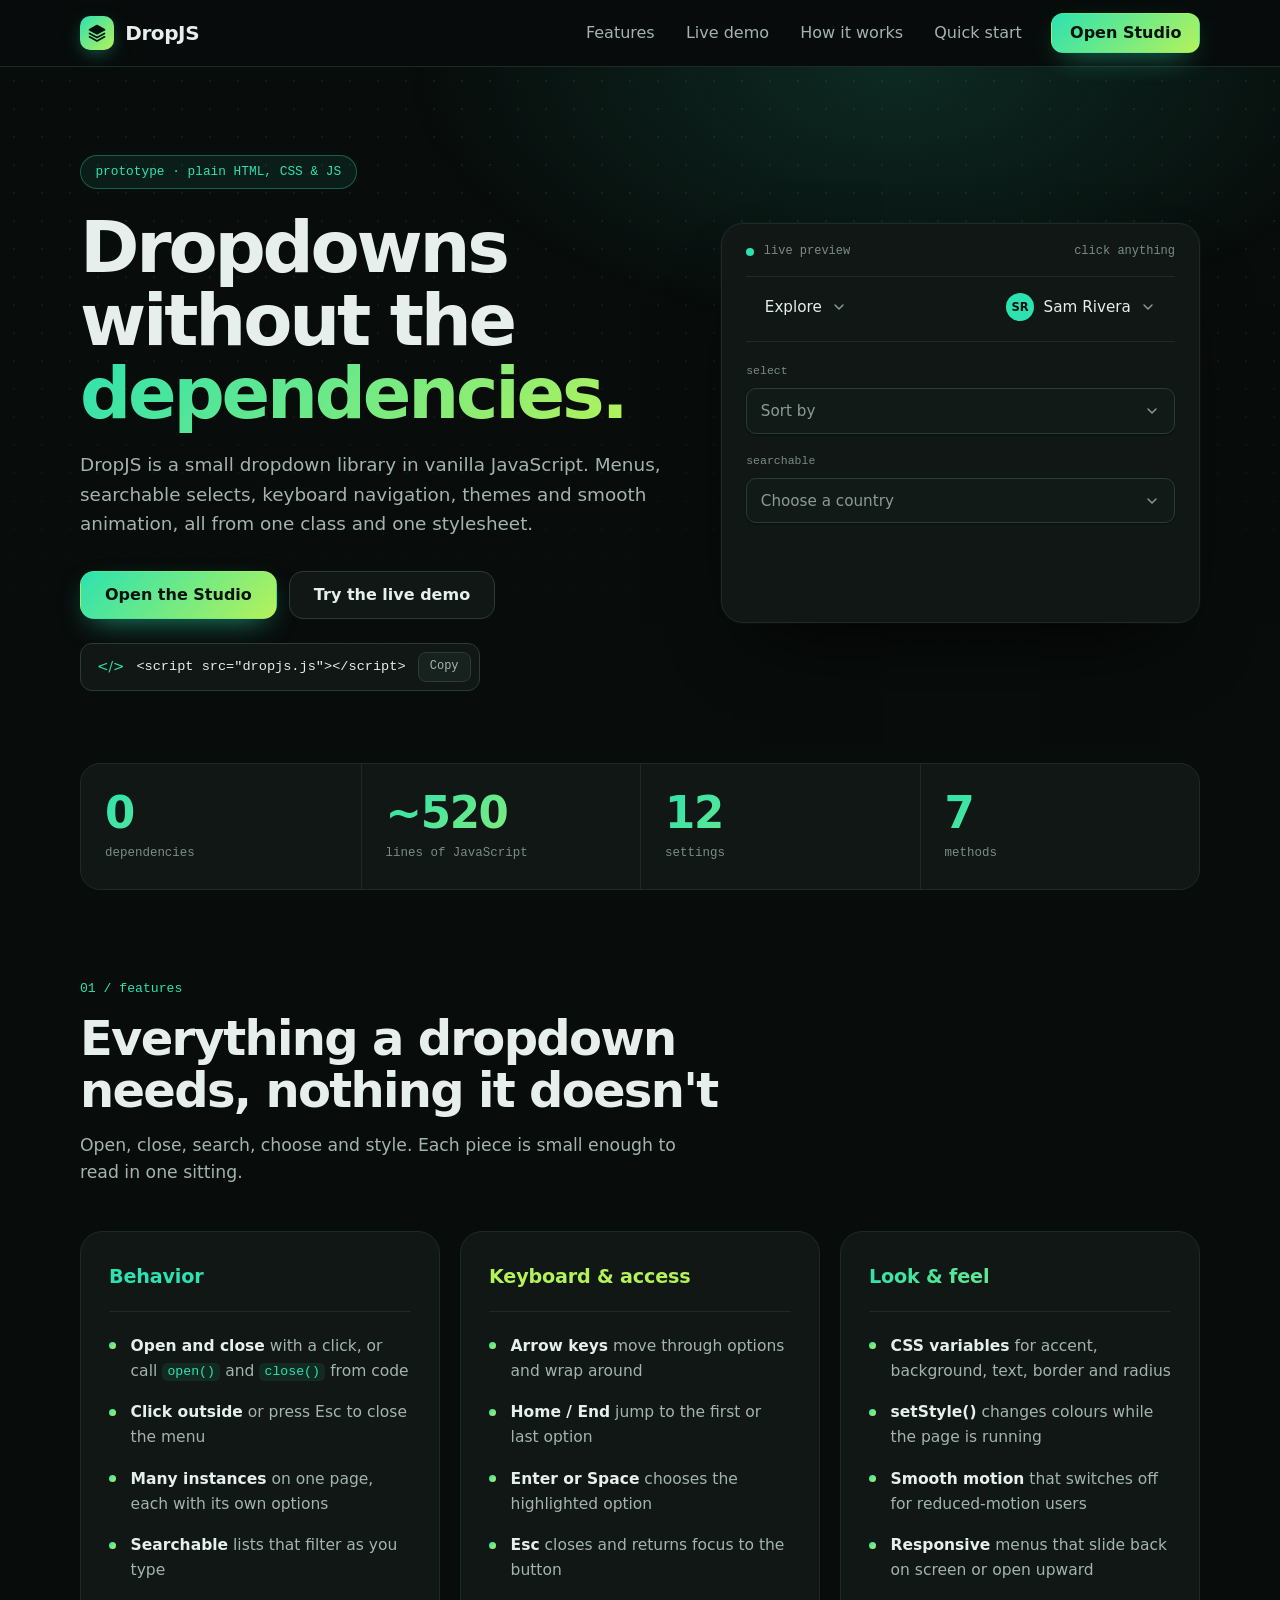
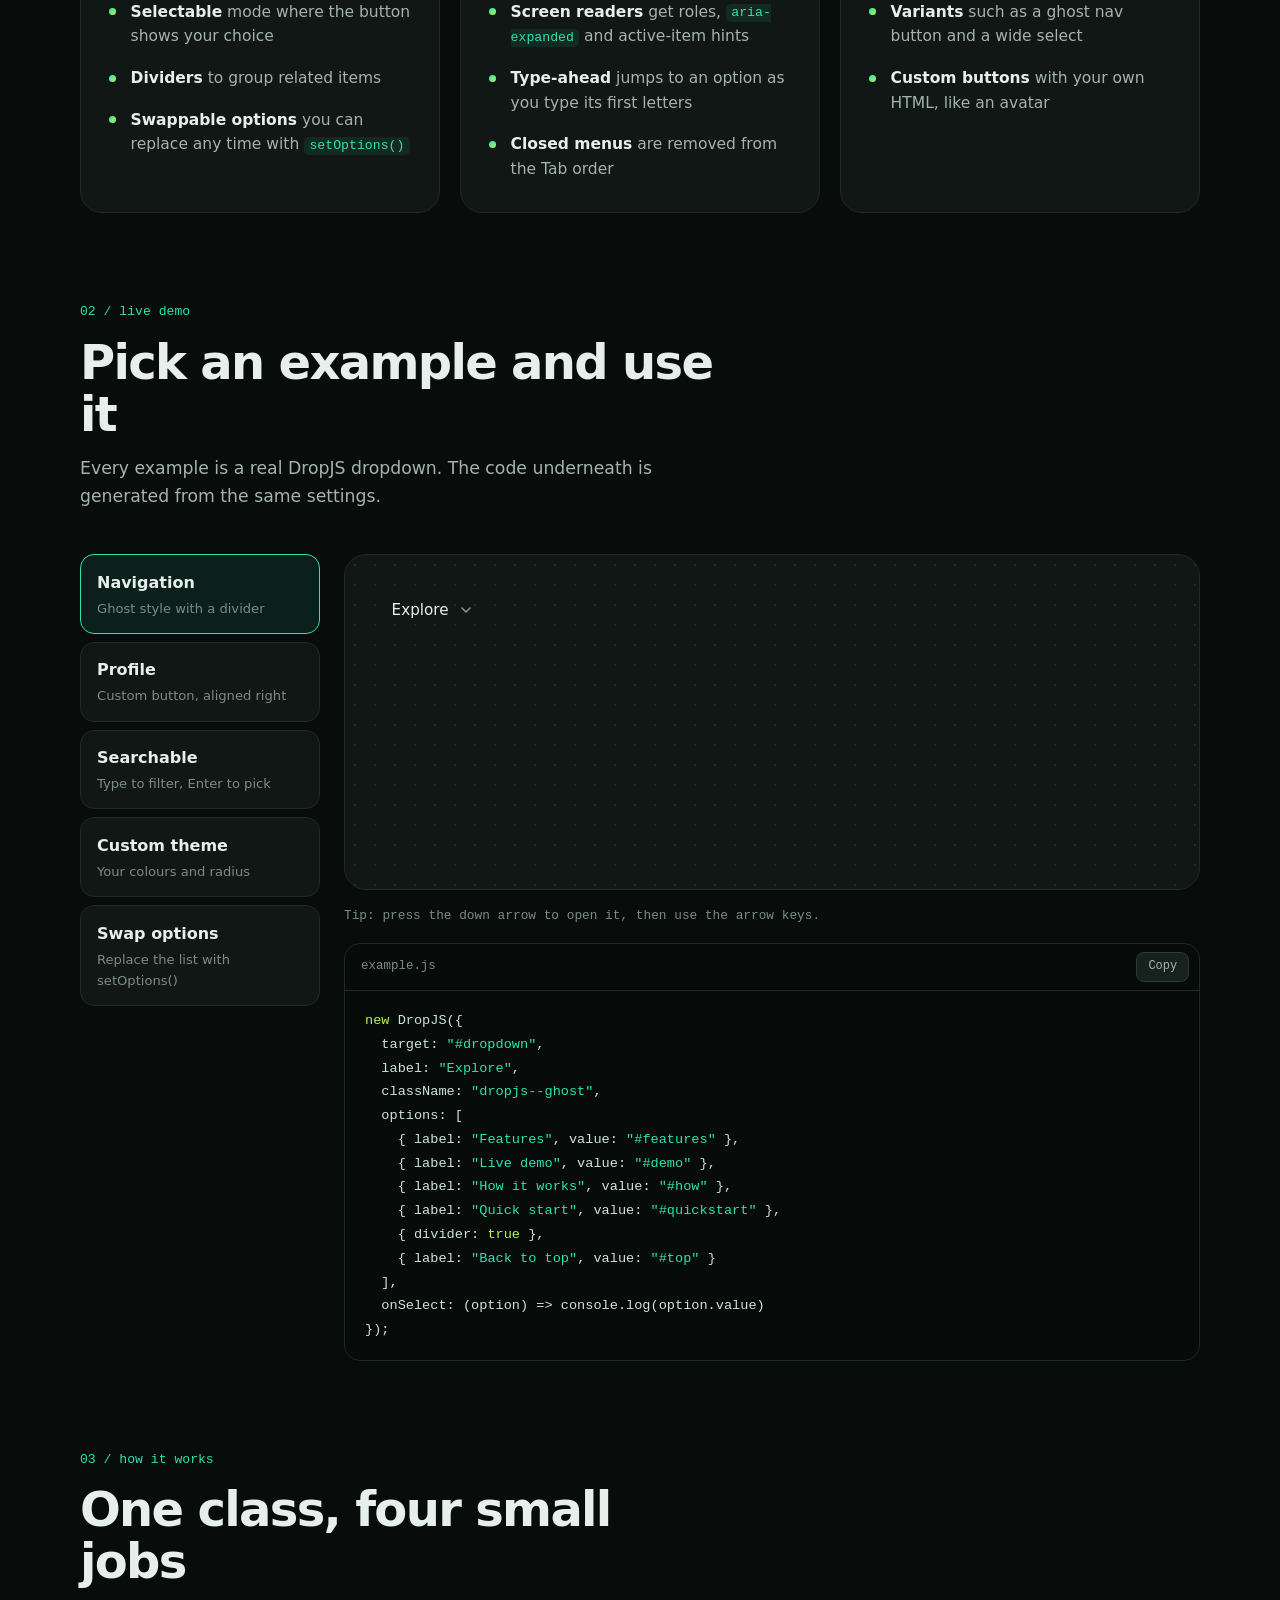
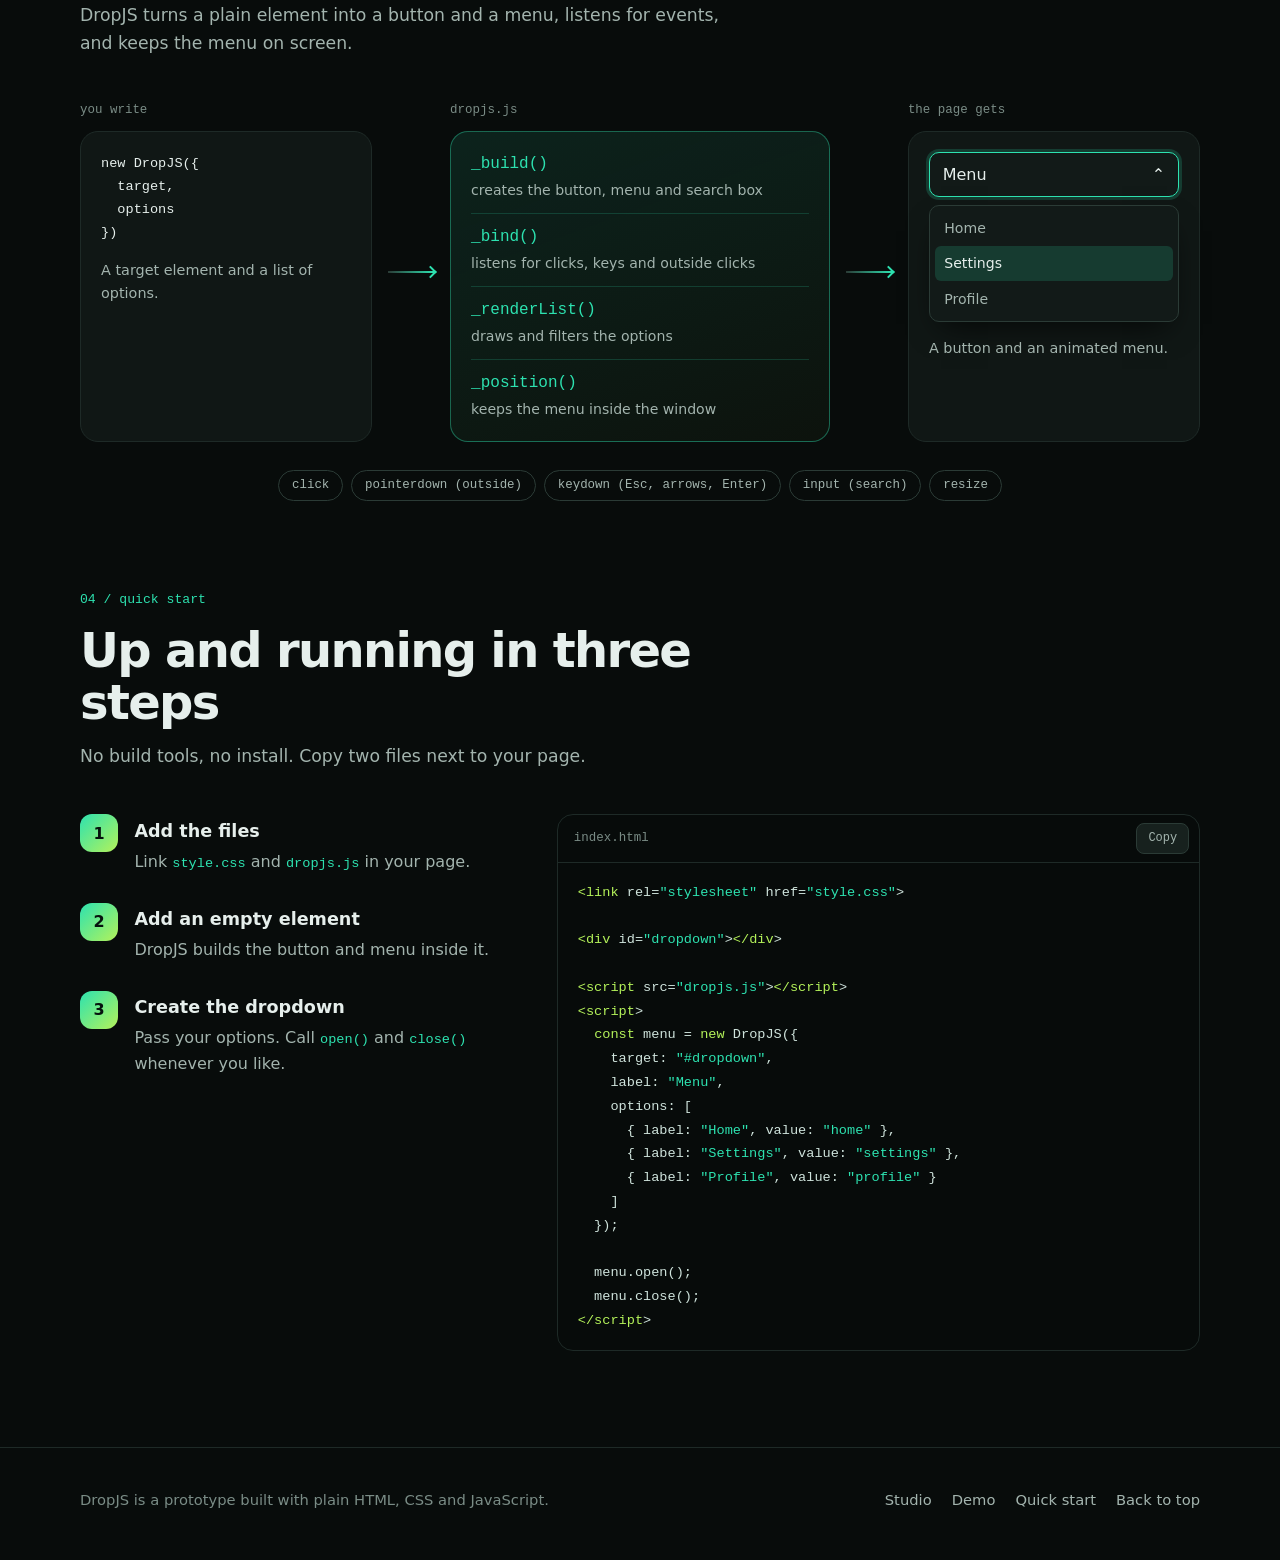
<file: files/mnt_user-data_outputs_DropJS_index.html>
<!DOCTYPE html>
<html lang="en">
<head>
  <meta charset="utf-8">
  <meta name="viewport" content="width=device-width, initial-scale=1">
  <meta name="description" content="DropJS is a tiny dropdown library in plain JavaScript: search, keyboard navigation, themes and smooth animation, with no dependencies.">
  <title>DropJS: dropdowns without the dependencies</title>
  <link rel="stylesheet" href="style.css">
  <link rel="stylesheet" href="site.css">
</head>
<body id="top">

  <header class="nav">
    <div class="wrap nav-inner">
      <a class="brand" href="#top">
        <span class="brand-mark"><svg width="20" height="20" viewBox="0 0 24 24" fill="none" stroke="currentColor" stroke-width="2" stroke-linecap="round" stroke-linejoin="round" aria-hidden="true"><path d="M12 3l9 5-9 5-9-5z" fill="currentColor"/><path d="M3 12.5l9 5 9-5"/><path d="M3 16.5l9 5 9-5"/></svg></span>
        DropJS
      </a>
      <nav class="nav-links" aria-label="Sections">
        <a href="#features">Features</a>
        <a href="#demo">Live demo</a>
        <a href="#how">How it works</a>
        <a href="#quickstart">Quick start</a>
      </nav>
      <div id="nav-mobile" class="nav-mobile"></div>
      <a class="btn btn--primary btn--sm" href="studio.html">Open Studio</a>
    </div>
  </header>

  <main>

    <!-- Hero -->
    <section class="hero">
      <div class="wrap hero-grid">
        <div>
          <span class="badge">prototype · plain HTML, CSS &amp; JS</span>
          <h1>Dropdowns without the <span class="grad">dependencies.</span></h1>
          <p class="lead">
            DropJS is a small dropdown library in vanilla JavaScript. Menus, searchable selects,
            keyboard navigation, themes and smooth animation, all from one class and one stylesheet.
          </p>
          <div class="cta">
            <a class="btn btn--primary" href="studio.html">Open the Studio</a>
            <a class="btn btn--ghost" href="#demo">Try the live demo</a>
          </div>
          <div class="install">
            <span class="prompt" aria-hidden="true">&lt;/&gt;</span>
            <code id="install-code">&lt;script src="dropjs.js"&gt;&lt;/script&gt;</code>
            <button class="copy" type="button" data-copy="#install-code">Copy</button>
          </div>
        </div>

        <div class="hero-card">
          <div class="card-bar"><span class="live-dot"></span>live preview<span class="hint">click anything</span></div>
          <div class="mini-nav">
            <div id="h-nav"></div>
            <div id="h-profile"></div>
          </div>
          <div class="mini-body">
            <span class="mini-label">select</span>
            <div id="h-sort"></div>
            <span class="mini-label">searchable</span>
            <div id="h-country"></div>
          </div>
        </div>
      </div>
    </section>

    <!-- Numbers -->
    <div class="wrap">
      <ul class="stats">
        <li><span class="num grad">0</span><span class="label">dependencies</span></li>
        <li><span class="num grad">~520</span><span class="label">lines of JavaScript</span></li>
        <li><span class="num grad">12</span><span class="label">settings</span></li>
        <li><span class="num grad">7</span><span class="label">methods</span></li>
      </ul>
    </div>

    <!-- Features -->
    <section class="section" id="features">
      <div class="wrap">
        <div class="section-head">
          <p class="eyebrow">01 / features</p>
          <h2>Everything a dropdown needs, nothing it doesn't</h2>
          <p>Open, close, search, choose and style. Each piece is small enough to read in one sitting.</p>
        </div>

        <div class="cards">
          <article class="card card--mint">
            <h3>Behavior</h3>
            <ul>
              <li><strong>Open and close</strong> with a click, or call <code>open()</code> and <code>close()</code> from code</li>
              <li><strong>Click outside</strong> or press Esc to close the menu</li>
              <li><strong>Many instances</strong> on one page, each with its own options</li>
              <li><strong>Searchable</strong> lists that filter as you type</li>
              <li><strong>Selectable</strong> mode where the button shows your choice</li>
              <li><strong>Dividers</strong> to group related items</li>
              <li><strong>Swappable options</strong> you can replace any time with <code>setOptions()</code></li>
            </ul>
          </article>

          <article class="card card--lime">
            <h3>Keyboard &amp; access</h3>
            <ul>
              <li><strong>Arrow keys</strong> move through options and wrap around</li>
              <li><strong>Home / End</strong> jump to the first or last option</li>
              <li><strong>Enter or Space</strong> chooses the highlighted option</li>
              <li><strong>Esc</strong> closes and returns focus to the button</li>
              <li><strong>Screen readers</strong> get roles, <code>aria-expanded</code> and active-item hints</li>
              <li><strong>Type-ahead</strong> jumps to an option as you type its first letters</li>
              <li><strong>Closed menus</strong> are removed from the Tab order</li>
            </ul>
          </article>

          <article class="card">
            <h3 class="grad">Look &amp; feel</h3>
            <ul>
              <li><strong>CSS variables</strong> for accent, background, text, border and radius</li>
              <li><strong>setStyle()</strong> changes colours while the page is running</li>
              <li><strong>Smooth motion</strong> that switches off for reduced-motion users</li>
              <li><strong>Responsive</strong> menus that slide back on screen or open upward</li>
              <li><strong>Variants</strong> such as a ghost nav button and a wide select</li>
              <li><strong>Custom buttons</strong> with your own HTML, like an avatar</li>
            </ul>
          </article>
        </div>
      </div>
    </section>

    <!-- Live demo -->
    <section class="section" id="demo">
      <div class="wrap">
        <div class="section-head">
          <p class="eyebrow">02 / live demo</p>
          <h2>Pick an example and use it</h2>
          <p>Every example is a real DropJS dropdown. The code underneath is generated from the same settings.</p>
        </div>

        <div class="demo">
          <div class="demo-tabs" id="demo-tabs" role="tablist" aria-label="Examples"></div>
          <div class="demo-panel">
            <div class="demo-stage" id="demo-stage" role="tabpanel"></div>
            <p class="demo-tip" id="demo-tip"></p>
            <div class="code">
              <div class="code-bar"><span>example.js</span><button class="copy" type="button" data-copy="#demo-code">Copy</button></div>
              <pre><code id="demo-code"></code></pre>
            </div>
          </div>
        </div>
      </div>
    </section>

    <!-- How it works -->
    <section class="section" id="how">
      <div class="wrap">
        <div class="section-head">
          <p class="eyebrow">03 / how it works</p>
          <h2>One class, four small jobs</h2>
          <p>DropJS turns a plain element into a button and a menu, listens for events, and keeps the menu on screen.</p>
        </div>

        <div class="flow">
          <div class="flow-col">
            <span class="flow-label">you write</span>
            <div class="flow-box flow-box--you">
              <code>new DropJS({<br>&nbsp;&nbsp;target,<br>&nbsp;&nbsp;options<br>})</code>
              <p>A target element and a list of options.</p>
            </div>
          </div>

          <div class="flow-arrow" aria-hidden="true"></div>

          <div class="flow-col">
            <span class="flow-label">dropjs.js</span>
            <div class="flow-box flow-box--core">
              <ul class="core-list">
                <li><code>_build()</code><span>creates the button, menu and search box</span></li>
                <li><code>_bind()</code><span>listens for clicks, keys and outside clicks</span></li>
                <li><code>_renderList()</code><span>draws and filters the options</span></li>
                <li><code>_position()</code><span>keeps the menu inside the window</span></li>
              </ul>
            </div>
          </div>

          <div class="flow-arrow" aria-hidden="true"></div>

          <div class="flow-col">
            <span class="flow-label">the page gets</span>
            <div class="flow-box">
              <div class="mock-trigger"><span>Menu</span><span aria-hidden="true">⌃</span></div>
              <div class="mock-menu" aria-hidden="true">
                <div class="mock-item">Home</div>
                <div class="mock-item is-active">Settings</div>
                <div class="mock-item">Profile</div>
              </div>
              <p>A button and an animated menu.</p>
            </div>
          </div>
        </div>

        <ul class="chips" aria-label="Events DropJS listens for">
          <li>click</li>
          <li>pointerdown (outside)</li>
          <li>keydown (Esc, arrows, Enter)</li>
          <li>input (search)</li>
          <li>resize</li>
        </ul>
      </div>
    </section>

    <!-- Quick start -->
    <section class="section" id="quickstart">
      <div class="wrap">
        <div class="section-head">
          <p class="eyebrow">04 / quick start</p>
          <h2>Up and running in three steps</h2>
          <p>No build tools, no install. Copy two files next to your page.</p>
        </div>

        <div class="start">
          <ol class="steps">
            <li>
              <h3>Add the files</h3>
              <p>Link <code>style.css</code> and <code>dropjs.js</code> in your page.</p>
            </li>
            <li>
              <h3>Add an empty element</h3>
              <p>DropJS builds the button and menu inside it.</p>
            </li>
            <li>
              <h3>Create the dropdown</h3>
              <p>Pass your options. Call <code>open()</code> and <code>close()</code> whenever you like.</p>
            </li>
          </ol>

          <div class="code">
            <div class="code-bar"><span>index.html</span><button class="copy" type="button" data-copy="#start-code">Copy</button></div>
            <pre><code id="start-code">&lt;link rel="stylesheet" href="style.css"&gt;

&lt;div id="dropdown"&gt;&lt;/div&gt;

&lt;script src="dropjs.js"&gt;&lt;/script&gt;
&lt;script&gt;
  const menu = new DropJS({
    target: "#dropdown",
    label: "Menu",
    options: [
      { label: "Home", value: "home" },
      { label: "Settings", value: "settings" },
      { label: "Profile", value: "profile" }
    ]
  });

  menu.open();
  menu.close();
&lt;/script&gt;</code></pre>
          </div>
        </div>
      </div>
    </section>

  </main>

  <footer class="footer">
    <div class="wrap footer-inner">
      <span>DropJS is a prototype built with plain HTML, CSS and JavaScript.</span>
      <nav aria-label="Footer">
        <a href="studio.html">Studio</a>
        <a href="#demo">Demo</a>
        <a href="#quickstart">Quick start</a>
        <a href="#top">Back to top</a>
      </nav>
    </div>
  </footer>

  <div class="toast" id="toast" role="status" aria-live="polite"></div>

  <script src="dropjs.js"></script>
  <script>
  (function () {
    "use strict";

    const $ = (selector, root) => (root || document).querySelector(selector);
    const $$ = (selector, root) => Array.from((root || document).querySelectorAll(selector));

    // Friendly hint if the sibling files were not found
    const cssLoaded = getComputedStyle(document.body).backgroundColor === "rgb(8, 12, 11)";
    if (typeof DropJS === "undefined" || !cssLoaded) {
      document.body.insertAdjacentHTML("afterbegin",
        '<p style="padding:1rem;margin:0;font:16px sans-serif;background:#fff3b0;color:#222">' +
        "style.css, site.css or dropjs.js was not found. Keep index.html, style.css, site.css and dropjs.js " +
        "in the same folder, or open standalone/index.html, which needs nothing else.</p>");
      if (typeof DropJS === "undefined") return;
    }

    /* ------------------------------------------------------
       Small helpers: toast, copy buttons, code colouring
       ------------------------------------------------------ */
    const toast = $("#toast");
    let toastTimer;
    function notify(message) {
      toast.textContent = message;
      toast.classList.add("is-visible");
      clearTimeout(toastTimer);
      toastTimer = setTimeout(() => toast.classList.remove("is-visible"), 2200);
    }

    // Colours strings, keywords and comments in a <code> element
    function highlight(el) {
      const text = el.textContent.replace(/&/g, "&amp;").replace(/</g, "&lt;").replace(/>/g, "&gt;");
      const pattern = /(\/\/[^\n]*)|("(?:[^"\\\n]|\\.)*")|(&lt;\/?[a-zA-Z][a-zA-Z0-9]*)|\b(new|const|let|true|false)\b/g;
      el.innerHTML = text.replace(pattern, (match, comment, string, tag, keyword) => {
        if (comment) return '<span class="c">' + comment + "</span>";
        if (string) return '<span class="s">' + string + "</span>";
        return '<span class="k">' + (tag || keyword) + "</span>";
      });
    }

    $$("[data-copy]").forEach((button) => {
      button.addEventListener("click", async () => {
        const text = $(button.dataset.copy).textContent;
        try {
          await navigator.clipboard.writeText(text);
        } catch (error) {
          const area = document.createElement("textarea");
          area.value = text;
          document.body.appendChild(area);
          area.select();
          document.execCommand("copy");
          area.remove();
        }
        button.textContent = "Copied";
        setTimeout(() => { button.textContent = "Copy"; }, 1500);
      });
    });

    function goTo(selector) {
      const target = $(selector);
      if (target) target.scrollIntoView();
    }

    const AVATAR = '<span class="avatar">SR</span><span class="profile-name">Sam Rivera</span>';
    const COUNTRIES = [
      "Argentina", "Australia", "Brazil", "Canada", "Chile", "Egypt", "France", "Germany",
      "India", "Indonesia", "Japan", "Kenya", "Mexico", "Netherlands", "New Zealand", "Nigeria",
      "Norway", "Portugal", "South Korea", "Spain", "Sweden", "Thailand", "Vietnam"
    ].map((name) => ({ label: name, value: name.toLowerCase().replace(/\s+/g, "-") }));

    const PROFILE_OPTIONS = [
      { label: "View profile", value: "profile" },
      { label: "Account settings", value: "settings" },
      { label: "Billing", value: "billing" },
      { divider: true },
      { label: "Sign out", value: "signout" }
    ];

    const SECTION_OPTIONS = [
      { label: "Features", value: "#features" },
      { label: "Live demo", value: "#demo" },
      { label: "How it works", value: "#how" },
      { label: "Quick start", value: "#quickstart" }
    ];

    /* ------------------------------------------------------
       Mobile navigation (the site uses DropJS itself)
       ------------------------------------------------------ */
    new DropJS({
      target: "#nav-mobile",
      label: "Menu",
      className: "dropjs--ghost",
      align: "right",
      options: SECTION_OPTIONS,
      onSelect: (option) => goTo(option.value)
    });

    /* ------------------------------------------------------
       Hero preview card
       ------------------------------------------------------ */
    new DropJS({
      target: "#h-nav",
      label: "Explore",
      className: "dropjs--ghost",
      options: SECTION_OPTIONS,
      onSelect: (option) => goTo(option.value)
    });

    new DropJS({
      target: "#h-profile",
      label: "Account menu",
      triggerHTML: AVATAR,
      className: "dropjs--ghost",
      align: "right",
      options: PROFILE_OPTIONS,
      onSelect: (option) => notify(option.label + " (demo only)")
    });

    new DropJS({
      target: "#h-sort",
      label: "Sort by",
      className: "dropjs--wide",
      selectable: true,
      options: [
        { label: "Newest", value: "newest" },
        { label: "Oldest", value: "oldest" },
        { label: "Most popular", value: "popular" },
        { label: "A to Z", value: "az" }
      ]
    });

    new DropJS({
      target: "#h-country",
      label: "Choose a country",
      className: "dropjs--wide",
      searchable: true,
      placeholder: "Search countries",
      options: COUNTRIES
    });

    /* ------------------------------------------------------
       Live demo with tabs. The code shown is built from the
       same settings object that creates the dropdown.
       ------------------------------------------------------ */
    const toOptions = (names) => names.map((name) => ({ label: name, value: name.toLowerCase() }));
    const FRUITS = toOptions(["Apple", "Apricot", "Banana", "Blueberry", "Cherry", "Mango", "Orange", "Papaya", "Peach", "Pear"]);
    const PLANETS = toOptions(["Mercury", "Venus", "Earth", "Mars", "Jupiter", "Saturn", "Uranus", "Neptune"]);

    const EXAMPLES = [
      {
        tab: "Navigation",
        note: "Ghost style with a divider",
        config: {
          label: "Explore",
          className: "dropjs--ghost",
          options: SECTION_OPTIONS.concat([{ divider: true }, { label: "Back to top", value: "#top" }])
        },
        go: true,
        tip: "Tip: press the down arrow to open it, then use the arrow keys."
      },
      {
        tab: "Profile",
        note: "Custom button, aligned right",
        config: { label: "Account menu", triggerHTML: AVATAR, className: "dropjs--ghost", align: "right", options: PROFILE_OPTIONS },
        tip: "Tip: with the menu open, type \"s\" to jump to Sign out."
      },
      {
        tab: "Searchable",
        note: "Type to filter, Enter to pick",
        config: { label: "Choose a country", className: "dropjs--wide", searchable: true, placeholder: "Search countries", options: COUNTRIES },
        tip: "Tip: type a few letters, then press Enter to pick the first match."
      },
      {
        tab: "Custom theme",
        note: "Your colours and radius",
        config: {
          label: "Sort by",
          className: "dropjs--wide",
          selectable: true,
          style: { accent: "#ffb454", bg: "#1a1410", text: "#fbeedd", muted: "#a8927c", border: "#3a2d22", radius: "4px" },
          options: [
            { label: "Newest", value: "newest" },
            { label: "Oldest", value: "oldest" },
            { label: "Most popular", value: "popular" },
            { label: "A to Z", value: "az" }
          ]
        },
        tip: "Tip: every colour here comes from the style object."
      },
      {
        tab: "Swap options",
        note: "Replace the list with setOptions()",
        config: { label: "Pick one", className: "dropjs--wide", selectable: true, options: FRUITS },
        swap: { Fruits: FRUITS, Planets: PLANETS },
        tip: "Tip: open the list and type \"ap\" (type-ahead), then swap the list."
      }
    ];

    function optionLine(o) {
      return o.divider ? "{ divider: true }" : "{ label: " + JSON.stringify(o.label) + ", value: " + JSON.stringify(o.value) + " }";
    }

    function codeFor(config, variableName) {
      const lines = ['  target: "#dropdown"'];
      Object.keys(config).forEach((key) => {
        if (key === "options") return;
        const value = JSON.stringify(config[key], null, key === "style" ? 2 : 0);
        lines.push("  " + key + ": " + value.replace(/\n/g, "\n  "));
      });
      lines.push("  options: [\n" + config.options.map((o) => "    " + optionLine(o)).join(",\n") + "\n  ]");
      lines.push("  onSelect: (option) => console.log(option.value)");
      return (variableName ? "const " + variableName + " = " : "") + "new DropJS({\n" + lines.join(",\n") + "\n});";
    }

    const tabsEl = $("#demo-tabs");
    const stage = $("#demo-stage");
    const codeEl = $("#demo-code");
    let currentDropdown = null;

    function showExample(index) {
      const example = EXAMPLES[index];
      if (currentDropdown) currentDropdown.destroy();
      stage.innerHTML = "";
      const host = document.createElement("div");
      stage.style.justifyContent = example.config.align === "right" ? "flex-end" : "flex-start";

      if (example.swap) {
        // buttons above the dropdown so an open menu never covers them
        const column = document.createElement("div");
        column.className = "demo-col";
        const actions = document.createElement("div");
        actions.className = "demo-actions";
        Object.keys(example.swap).forEach((name) => {
          const button = document.createElement("button");
          button.type = "button";
          button.className = "copy";
          button.textContent = "Load " + name.toLowerCase();
          button.addEventListener("click", () => {
            currentDropdown.setOptions(example.swap[name]);
            notify("Options replaced: " + name);
          });
          actions.appendChild(button);
        });
        column.appendChild(actions);
        column.appendChild(host);
        stage.appendChild(column);
      } else {
        stage.appendChild(host);
      }

      currentDropdown = new DropJS(Object.assign({}, example.config, {
        target: host,
        onSelect: (option) => {
          if (example.go && option.value.charAt(0) === "#") goTo(option.value);
          else notify("Selected " + option.label);
        }
      }));

      let code = codeFor(example.config, example.swap ? "menu" : "");
      if (example.swap) {
        code += "\n\n// later: replace the whole list\nmenu.setOptions([\n" +
          example.swap.Planets.map((o) => "  " + optionLine(o)).join(",\n") + "\n]);";
      }
      codeEl.textContent = code;
      $("#demo-tip").textContent = example.tip || "";
      highlight(codeEl);

      $$(".demo-tab", tabsEl).forEach((tab, i) => {
        tab.setAttribute("aria-selected", String(i === index));
        tab.tabIndex = i === index ? 0 : -1;
      });
      stage.setAttribute("aria-labelledby", "demo-tab-" + index);
    }

    EXAMPLES.forEach((example, index) => {
      const tab = document.createElement("button");
      tab.type = "button";
      tab.id = "demo-tab-" + index;
      tab.className = "demo-tab";
      tab.setAttribute("role", "tab");
      tab.innerHTML = "<strong></strong><span></span>";
      $("strong", tab).textContent = example.tab;
      $("span", tab).textContent = example.note;
      tab.addEventListener("click", () => showExample(index));
      tab.addEventListener("keydown", (e) => {
        const keys = { ArrowDown: 1, ArrowRight: 1, ArrowUp: -1, ArrowLeft: -1 };
        if (!(e.key in keys)) return;
        e.preventDefault();
        const next = (index + keys[e.key] + EXAMPLES.length) % EXAMPLES.length;
        showExample(next);
        $$(".demo-tab", tabsEl)[next].focus();
      });
      tabsEl.appendChild(tab);
    });

    showExample(0);
    highlight($("#start-code"));
  })();
  </script>
</body>
</html>
</file>
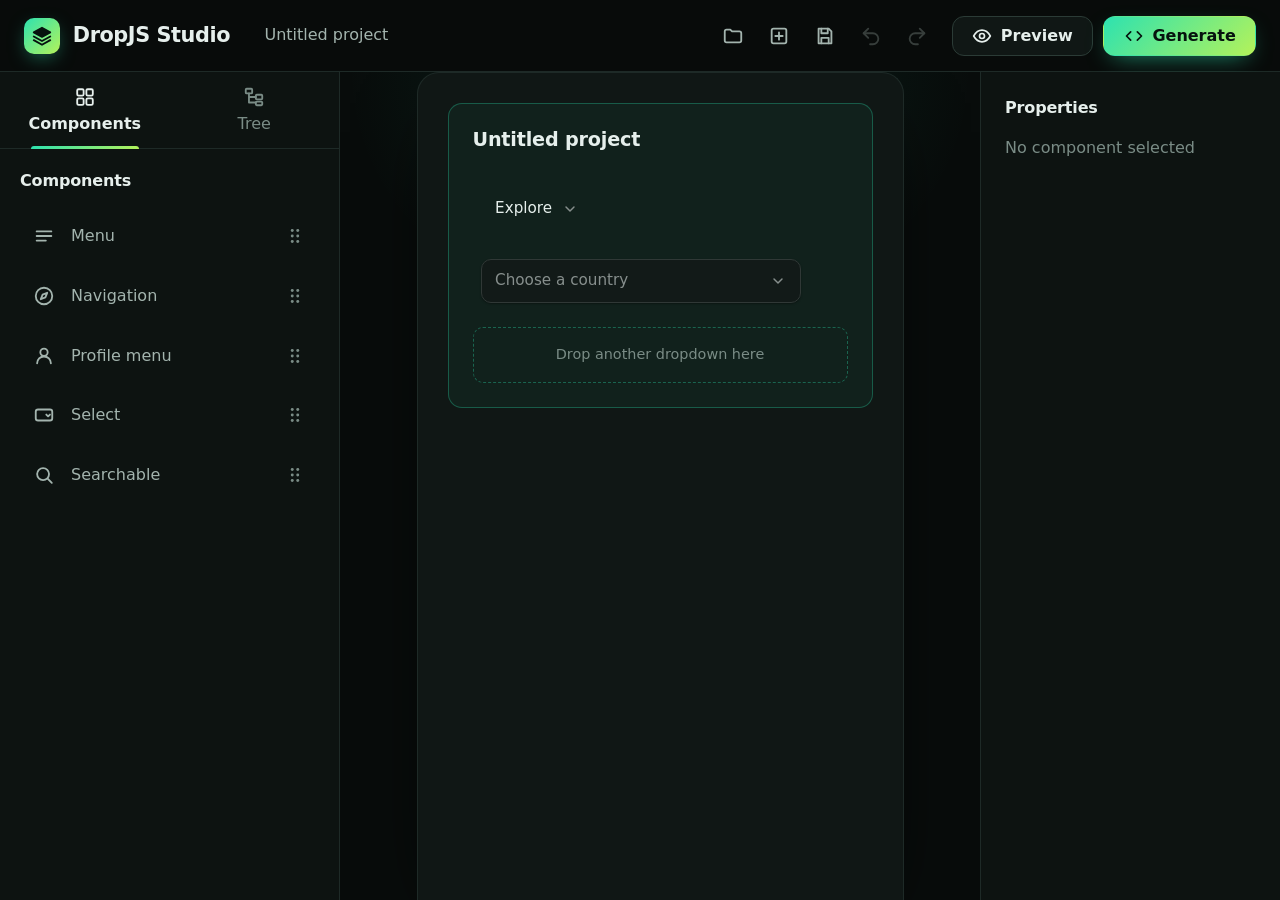
<file: files/mnt_user-data_outputs_DropJS_studio.html>
<!DOCTYPE html>
<html lang="en">
<head>
  <meta charset="utf-8">
  <meta name="viewport" content="width=device-width, initial-scale=1">
  <title>DropJS Studio</title>
  <link rel="stylesheet" href="style.css">
  <link rel="stylesheet" href="studio.css">
</head>
<body>

  <noscript><p style="padding:1rem">DropJS Studio needs JavaScript.</p></noscript>

  <div class="studio">

    <!-- Top bar -->
    <header class="topbar">
      <a class="logo" href="index.html" title="Back to the website">
        <svg class="i" width="22" height="22" viewBox="0 0 24 24" aria-hidden="true" data-icon="logo"></svg>
        DropJS Studio
      </a>
      <input class="project-name" id="project-name" value="Untitled project" maxlength="40" aria-label="Project name">

      <div class="toolbar">
        <button class="icon-btn" id="btn-open" type="button" title="Open saved project" aria-label="Open saved project"><svg class="i" width="22" height="22" viewBox="0 0 24 24" aria-hidden="true" data-icon="folder"></svg></button>
        <button class="icon-btn" id="btn-new" type="button" title="New project" aria-label="New project"><svg class="i" width="22" height="22" viewBox="0 0 24 24" aria-hidden="true" data-icon="plus"></svg></button>
        <button class="icon-btn" id="btn-save" type="button" title="Save project" aria-label="Save project"><svg class="i" width="22" height="22" viewBox="0 0 24 24" aria-hidden="true" data-icon="save"></svg></button>
        <button class="icon-btn" id="btn-undo" type="button" title="Undo" aria-label="Undo" disabled><svg class="i" width="22" height="22" viewBox="0 0 24 24" aria-hidden="true" data-icon="undo"></svg></button>
        <button class="icon-btn" id="btn-redo" type="button" title="Redo" aria-label="Redo" disabled><svg class="i" width="22" height="22" viewBox="0 0 24 24" aria-hidden="true" data-icon="redo"></svg></button>
        <button class="pill pill--outline" id="btn-preview" type="button"><svg class="i" width="22" height="22" viewBox="0 0 24 24" aria-hidden="true" data-icon="eye"></svg><span>Preview</span></button>
        <button class="pill pill--solid" id="btn-generate" type="button"><svg class="i" width="22" height="22" viewBox="0 0 24 24" aria-hidden="true" data-icon="code"></svg>Generate</button>
      </div>
    </header>

    <div class="workspace">

      <!-- Left: components and tree -->
      <aside class="sidebar">
        <div class="tabs" role="tablist">
          <button class="tab" id="tab-comp" type="button" role="tab" aria-selected="true" aria-controls="panel-comp"><svg class="i" width="22" height="22" viewBox="0 0 24 24" aria-hidden="true" data-icon="grid"></svg>Components</button>
          <button class="tab" id="tab-tree" type="button" role="tab" aria-selected="false" aria-controls="panel-tree"><svg class="i" width="22" height="22" viewBox="0 0 24 24" aria-hidden="true" data-icon="tree"></svg>Tree</button>
        </div>

        <div class="panel-body" id="panel-comp" role="tabpanel" aria-labelledby="tab-comp">
          <h2 class="panel-title">Components</h2>
          <div id="comp-list"></div>
        </div>

        <div class="panel-body" id="panel-tree" role="tabpanel" aria-labelledby="tab-tree" hidden>
          <h2 class="panel-title">Widget tree</h2>
          <div id="tree"></div>
        </div>
      </aside>

      <!-- Middle: canvas -->
      <main class="canvas" id="canvas">
        <div class="device">
          <div class="frame">
            <h1 class="frame-title" id="frame-title"></h1>
            <div class="nodes" id="nodes"></div>
            <div class="dropzone" id="dropzone"><span id="dropzone-text"></span></div>
          </div>
        </div>
      </main>

      <!-- Right: properties -->
      <aside class="props">
        <h2 class="panel-title">Properties</h2>
        <div id="props"></div>
      </aside>

    </div>
  </div>

  <dialog id="gen-dialog" aria-labelledby="gen-title">
    <div class="dlg-bar">
      <h2 id="gen-title">Generated code</h2>
      <div>
        <button class="pill pill--solid" id="gen-copy" type="button">Copy</button>
        <button class="icon-btn" id="gen-close" type="button" aria-label="Close"><svg class="i" width="22" height="22" viewBox="0 0 24 24" aria-hidden="true" data-icon="close"></svg></button>
      </div>
    </div>
    <pre><code id="gen-code"></code></pre>
  </dialog>

  <div class="toast" id="toast" role="status" aria-live="polite"></div>

  <script src="dropjs.js"></script>
  <script>
  (function () {
    "use strict";

    // Friendly hint if the sibling files were not found
    const studioEl = document.querySelector(".studio");
    const cssLoaded = getComputedStyle(studioEl).display === "grid" || window.innerWidth <= 860;
    if (typeof DropJS === "undefined" || !cssLoaded) {
      document.body.insertAdjacentHTML("afterbegin",
        '<p style="padding:1rem;margin:0;font:16px sans-serif;background:#fff3b0">' +
        "style.css, studio.css or dropjs.js was not found. Keep studio.html, style.css, studio.css and dropjs.js in the same folder, " +
        "or open standalone/studio.html, which needs nothing else.</p>");
      if (typeof DropJS === "undefined") return;
    }

    const $ = (selector, root) => (root || document).querySelector(selector);
    const $$ = (selector, root) => Array.from((root || document).querySelectorAll(selector));

    /* ------------------------------------------------------
       Icons (simple strokes that inherit the text colour)
       ------------------------------------------------------ */
    const ICONS = {
      logo: '<path d="M12 3l9 5-9 5-9-5z" fill="currentColor"/><path d="M3 12.5l9 5 9-5"/><path d="M3 16.5l9 5 9-5"/>',
      folder: '<path d="M3 7a2 2 0 0 1 2-2h4l2 2h8a2 2 0 0 1 2 2v8a2 2 0 0 1-2 2H5a2 2 0 0 1-2-2z"/>',
      plus: '<rect x="4" y="4" width="16" height="16" rx="2"/><path d="M12 8v8M8 12h8"/>',
      save: '<path d="M5 4h11l3 3v13H5z"/><path d="M8 4v5h7V4M8 20v-6h8v6"/>',
      undo: '<path d="M9 14L4 9l5-5"/><path d="M4 9h10a6 6 0 0 1 0 12h-3"/>',
      redo: '<path d="M15 14l5-5-5-5"/><path d="M20 9H10a6 6 0 0 0 0 12h3"/>',
      eye: '<path d="M2 12s4-7 10-7 10 7 10 7-4 7-10 7S2 12 2 12z"/><circle cx="12" cy="12" r="3"/>',
      edit: '<path d="M4 20h4L19 9l-4-4L4 16z"/><path d="M13 7l4 4"/>',
      code: '<path d="M8 7l-5 5 5 5M16 7l5 5-5 5"/>',
      close: '<path d="M6 6l12 12M18 6L6 18"/>',
      trash: '<path d="M4 7h16M9 7V4h6v3M6 7l1 13h10l1-13"/>',
      grid: '<rect x="3.5" y="3.5" width="7" height="7" rx="1.5"/><rect x="13.5" y="3.5" width="7" height="7" rx="1.5"/><rect x="3.5" y="13.5" width="7" height="7" rx="1.5"/><rect x="13.5" y="13.5" width="7" height="7" rx="1.5"/>',
      tree: '<rect x="3" y="3" width="7" height="5" rx="1"/><rect x="14" y="9.5" width="7" height="5" rx="1"/><rect x="14" y="17" width="7" height="4" rx="1"/><path d="M6.5 8v10h7.5M6.5 12h7.5"/>',
      menu: '<path d="M4 7h16M4 12h16M4 17h10"/>',
      nav: '<circle cx="12" cy="12" r="9"/><path d="M15.5 8.5l-2 5-5 2 2-5z"/>',
      user: '<circle cx="12" cy="8" r="4"/><path d="M4.5 20a7.5 7.5 0 0 1 15 0"/>',
      select: '<rect x="3" y="6" width="18" height="12" rx="2.5"/><path d="M14.5 11.5l2 2 2-2"/>',
      search: '<circle cx="11" cy="11" r="6.5"/><path d="M16 16l4.5 4.5"/>',
      grip: '<g fill="currentColor" stroke="none"><circle cx="9" cy="6" r="1.6"/><circle cx="15" cy="6" r="1.6"/><circle cx="9" cy="12" r="1.6"/><circle cx="15" cy="12" r="1.6"/><circle cx="9" cy="18" r="1.6"/><circle cx="15" cy="18" r="1.6"/></g>'
    };

    function icon(name, extraClass) {
      return '<svg class="i ' + (extraClass || "") + '" width="22" height="22" viewBox="0 0 24 24" aria-hidden="true">' + ICONS[name] + "</svg>";
    }

    $$("[data-icon]").forEach((el) => { el.innerHTML = ICONS[el.dataset.icon]; });

    /* ------------------------------------------------------
       Component types and default settings
       ------------------------------------------------------ */
    const COUNTRIES = [
      "Argentina", "Australia", "Brazil", "Canada", "Chile", "Egypt", "France",
      "Germany", "India", "Indonesia", "Japan", "Kenya", "Mexico", "Netherlands",
      "New Zealand", "Nigeria", "Norway", "Portugal", "South Korea", "Spain",
      "Sweden", "Thailand", "Vietnam"
    ].join("\n");

    const DEFAULTS = {
      label: "Menu", options: "", searchable: false, selectable: false, align: "left",
      ghost: false, wide: false, avatar: false,
      accent: "#2de2b0", bg: "#121a18", text: "#e6efec", radius: 10
    };

    const TYPES = {
      menu: { name: "Menu", icon: "menu", config: { label: "Menu", options: "Home\nSettings\nProfile" } },
      navigation: { name: "Navigation", icon: "nav", config: { label: "Explore", ghost: true, options: "Quick start\nSearchable\nCustomization\n---\nBack to top" } },
      profile: { name: "Profile menu", icon: "user", config: { label: "Account menu", avatar: true, ghost: true, align: "right", options: "View profile\nAccount settings\nBilling\n---\nSign out" } },
      select: { name: "Select", icon: "select", config: { label: "Sort by", selectable: true, wide: true, options: "Newest\nOldest\nMost popular\nA to Z" } },
      searchable: { name: "Searchable", icon: "search", config: { label: "Choose a country", searchable: true, wide: true, options: COUNTRIES } }
    };

    const AVATAR_HTML = '<span class="avatar">SR</span><span class="profile-name">Sam Rivera</span>';

    /* ------------------------------------------------------
       State
       ------------------------------------------------------ */
    const state = { nodes: [], selected: null };
    let instances = {};  // id -> DropJS
    let idCounter = 0;

    const nameInput = $("#project-name");
    const nodesEl = $("#nodes");
    const dropzone = $("#dropzone");
    const canvas = $("#canvas");
    const treeEl = $("#tree");
    const propsEl = $("#props");

    function current() {
      return state.nodes.find((n) => n.id === state.selected) || null;
    }

    function makeNode(type) {
      idCounter += 1;
      return Object.assign({ id: "dd" + idCounter, type: type }, DEFAULTS, TYPES[type].config);
    }

    /* ------------------------------------------------------
       Toast
       ------------------------------------------------------ */
    const toast = $("#toast");
    let toastTimer;
    function notify(message) {
      toast.textContent = message;
      toast.classList.add("is-visible");
      clearTimeout(toastTimer);
      toastTimer = setTimeout(() => toast.classList.remove("is-visible"), 2200);
    }

    /* ------------------------------------------------------
       Turning a node into a DropJS dropdown
       ------------------------------------------------------ */
    function slug(text) {
      return text.toLowerCase().replace(/[^a-z0-9]+/g, "-").replace(/^-+|-+$/g, "") || "option";
    }

    // One option per line. A line with --- becomes a divider.
    function parseOptions(text) {
      return text.split("\n").map((line) => line.trim()).filter(Boolean).map((line) => {
        return line === "---" ? { divider: true } : { label: line, value: slug(line) };
      });
    }

    function styleOf(n) {
      return {
        accent: n.accent,
        bg: n.bg,
        text: n.text,
        radius: n.radius + "px",
        muted: "color-mix(in srgb, " + n.text + " 55%, " + n.bg + ")",
        border: "color-mix(in srgb, " + n.text + " 14%, " + n.bg + ")"
      };
    }

    function classOf(n) {
      return [n.ghost ? "dropjs--ghost" : "", n.wide ? "dropjs--wide" : ""].filter(Boolean).join(" ");
    }

    function buildConfig(n, host) {
      return {
        target: host,
        label: n.label,
        triggerHTML: n.avatar ? AVATAR_HTML : "",
        searchable: n.searchable,
        selectable: n.selectable,
        align: n.align,
        className: classOf(n),
        style: styleOf(n),
        placeholder: "Search…",
        options: parseOptions(n.options),
        onSelect: (option) => notify("Selected " + option.label)
      };
    }

    /* ------------------------------------------------------
       Rendering
       ------------------------------------------------------ */
    function renderCanvas() {
      Object.keys(instances).forEach((id) => instances[id].destroy());
      instances = {};
      nodesEl.innerHTML = "";

      state.nodes.forEach((n) => {
        const wrap = document.createElement("div");
        wrap.className = "node" + (n.id === state.selected ? " is-selected" : "");
        wrap.dataset.id = n.id;
        const host = document.createElement("div");
        wrap.appendChild(host);
        nodesEl.appendChild(wrap);
        instances[n.id] = new DropJS(buildConfig(n, host));
      });

      const hasNodes = state.nodes.length > 0;
      dropzone.classList.toggle("is-compact", hasNodes);
      $("#dropzone-text").textContent = hasNodes ? "Drop another dropdown here" : "Drop dropdowns here";
      $("#frame-title").textContent = nameInput.value || "Untitled project";
    }

    function renderTree() {
      treeEl.innerHTML = "";
      const root = document.createElement("div");
      root.className = "tree-root";
      root.textContent = nameInput.value || "Untitled project";
      treeEl.appendChild(root);

      if (!state.nodes.length) {
        const empty = document.createElement("p");
        empty.className = "muted";
        empty.style.padding = "0.4rem 1.5rem";
        empty.textContent = "Nothing added yet.";
        treeEl.appendChild(empty);
        return;
      }

      state.nodes.forEach((n) => {
        const button = document.createElement("button");
        button.type = "button";
        button.className = "tree-item" + (n.id === state.selected ? " is-selected" : "");
        button.innerHTML = icon(TYPES[n.type].icon);
        const text = document.createElement("span");
        text.textContent = n.label;
        button.appendChild(text);
        button.addEventListener("click", () => select(n.id));
        treeEl.appendChild(button);
      });
    }

    function renderProps() {
      const n = current();
      if (!n) {
        propsEl.innerHTML = '<p class="muted">No component selected</p>';
        return;
      }

      propsEl.innerHTML =
        '<div class="field"><label for="p-label">Label</label><input id="p-label" type="text" maxlength="40"></div>' +
        '<div class="field"><label for="p-options">Options</label><textarea id="p-options" rows="6" spellcheck="false"></textarea>' +
        "<small>One per line. Use --- for a divider.</small></div>" +
        '<div class="field"><span class="flabel">Behavior</span>' +
        '<label class="check"><input type="checkbox" id="p-searchable"><span>Searchable</span></label>' +
        '<label class="check"><input type="checkbox" id="p-selectable"><span>Show chosen option</span></label></div>' +
        '<div class="field"><span class="flabel">Menu alignment</span><div class="seg" role="group" aria-label="Menu alignment">' +
        '<button type="button" data-align="left">Left</button><button type="button" data-align="right">Right</button></div></div>' +
        '<div class="field"><span class="flabel">Style</span>' +
        '<label class="color-row">Accent <input type="color" id="p-accent"></label>' +
        '<label class="color-row">Background <input type="color" id="p-bg"></label>' +
        '<label class="color-row">Text <input type="color" id="p-text"></label>' +
        '<label class="color-row" for="p-radius">Corner radius <output id="p-radius-out"></output></label>' +
        '<input type="range" id="p-radius" min="0" max="24" step="1"></div>' +
        '<button type="button" class="danger" id="p-delete">Delete component</button>';

      // Fill in the current values
      $("#p-label").value = n.label;
      $("#p-options").value = n.options;
      $("#p-searchable").checked = n.searchable;
      $("#p-accent").value = n.accent;
      $("#p-bg").value = n.bg;
      $("#p-text").value = n.text;
      $("#p-radius").value = n.radius;
      $("#p-radius-out").textContent = n.radius + "px";
      syncSelectable(n);
      syncAlign(n);

      // Listen for edits
      $("#p-label").addEventListener("input", (e) => patch({ label: e.target.value }, "label"));
      $("#p-options").addEventListener("input", (e) => patch({ options: e.target.value }, "options"));
      $("#p-searchable").addEventListener("change", (e) => {
        patch({ searchable: e.target.checked });
        syncSelectable(current());
      });
      $("#p-selectable").addEventListener("change", (e) => patch({ selectable: e.target.checked }));
      $$("[data-align]", propsEl).forEach((button) => {
        button.addEventListener("click", () => {
          patch({ align: button.dataset.align });
          syncAlign(current());
        });
      });
      ["accent", "bg", "text"].forEach((key) => {
        $("#p-" + key).addEventListener("input", (e) => patch({ [key]: e.target.value }, key));
      });
      $("#p-radius").addEventListener("input", (e) => {
        $("#p-radius-out").textContent = e.target.value + "px";
        patch({ radius: Number(e.target.value) }, "radius");
      });
      $("#p-delete").addEventListener("click", () => removeNode(n.id));
    }

    // A searchable dropdown always shows the chosen option
    function syncSelectable(n) {
      const box = $("#p-selectable");
      box.checked = n.searchable || n.selectable;
      box.disabled = n.searchable;
    }

    function syncAlign(n) {
      $$("[data-align]", propsEl).forEach((button) => {
        button.setAttribute("aria-pressed", String(button.dataset.align === n.align));
      });
    }

    function renderAll() {
      renderCanvas();
      renderTree();
      renderProps();
    }

    /* ------------------------------------------------------
       Editing: select, add, change, delete
       ------------------------------------------------------ */
    function select(id) {
      if (state.selected === id) return;
      state.selected = id;
      $$(".node").forEach((el) => el.classList.toggle("is-selected", el.dataset.id === id));
      renderTree();
      renderProps();
    }

    function addNode(type) {
      const node = makeNode(type);
      state.nodes.push(node);
      state.selected = node.id;
      renderAll();
      commit();
    }

    function patch(changes, key) {
      const n = current();
      if (!n) return;
      Object.assign(n, changes);
      renderCanvas();
      renderTree();
      commit(key);
    }

    function removeNode(id) {
      state.nodes = state.nodes.filter((n) => n.id !== id);
      state.selected = null;
      renderAll();
      commit();
    }

    /* ------------------------------------------------------
       Undo / redo (snapshots of the node list)
       ------------------------------------------------------ */
    const undoStack = [];
    let redoStack = [];
    let lastSnap = "";
    let lastKey = null;
    let lastTime = 0;

    const btnUndo = $("#btn-undo");
    const btnRedo = $("#btn-redo");

    function snapshot() {
      return JSON.stringify(state.nodes);
    }

    function updateHistoryButtons() {
      btnUndo.disabled = undoStack.length === 0;
      btnRedo.disabled = redoStack.length === 0;
    }

    // Call after every change. Rapid edits to the same field count as one step.
    function commit(key) {
      const snap = snapshot();
      if (snap === lastSnap) return;
      const sameBurst = key && key === lastKey && Date.now() - lastTime < 800;
      if (!sameBurst) undoStack.push(lastSnap);
      redoStack = [];
      lastSnap = snap;
      lastKey = key || null;
      lastTime = Date.now();
      updateHistoryButtons();
    }

    function restore(snap) {
      state.nodes = JSON.parse(snap);
      if (!state.nodes.some((n) => n.id === state.selected)) state.selected = null;
      lastKey = null;
      renderAll();
      updateHistoryButtons();
    }

    btnUndo.addEventListener("click", () => {
      if (!undoStack.length) return;
      redoStack.push(lastSnap);
      lastSnap = undoStack.pop();
      restore(lastSnap);
    });

    btnRedo.addEventListener("click", () => {
      if (!redoStack.length) return;
      undoStack.push(lastSnap);
      lastSnap = redoStack.pop();
      restore(lastSnap);
    });

    /* ------------------------------------------------------
       Left panel: component list, tabs, drag and drop
       ------------------------------------------------------ */
    const compList = $("#comp-list");
    Object.keys(TYPES).forEach((type) => {
      const t = TYPES[type];
      const el = document.createElement("div");
      el.className = "comp";
      el.draggable = true;
      el.tabIndex = 0;
      el.setAttribute("role", "button");
      el.setAttribute("aria-label", "Add " + t.name);
      el.innerHTML = icon(t.icon) + "<span>" + t.name + "</span>" + icon("grip", "grip");

      el.addEventListener("click", () => addNode(type));
      el.addEventListener("keydown", (e) => {
        if (e.key === "Enter" || e.key === " ") {
          e.preventDefault();
          addNode(type);
        }
      });
      el.addEventListener("dragstart", (e) => {
        e.dataTransfer.setData("text/plain", type);
        e.dataTransfer.effectAllowed = "copy";
      });
      compList.appendChild(el);
    });

    canvas.addEventListener("dragover", (e) => {
      e.preventDefault();
      dropzone.classList.add("is-over");
    });
    canvas.addEventListener("dragleave", (e) => {
      if (!canvas.contains(e.relatedTarget)) dropzone.classList.remove("is-over");
    });
    canvas.addEventListener("drop", (e) => {
      e.preventDefault();
      dropzone.classList.remove("is-over");
      const type = e.dataTransfer.getData("text/plain");
      if (TYPES[type]) addNode(type);
    });

    // Clicking a dropdown selects it. Clicking empty canvas clears the selection.
    canvas.addEventListener("pointerdown", (e) => {
      const wrap = e.target.closest(".node");
      select(wrap ? wrap.dataset.id : null);
    });

    const tabComp = $("#tab-comp");
    const tabTree = $("#tab-tree");
    function showTab(which) {
      const isComp = which === "comp";
      tabComp.setAttribute("aria-selected", String(isComp));
      tabTree.setAttribute("aria-selected", String(!isComp));
      $("#panel-comp").hidden = !isComp;
      $("#panel-tree").hidden = isComp;
    }
    tabComp.addEventListener("click", () => showTab("comp"));
    tabTree.addEventListener("click", () => showTab("tree"));

    /* ------------------------------------------------------
       Top bar: project name, open, new, save, preview
       ------------------------------------------------------ */
    const STORAGE_KEY = "dropjs-studio-project";

    nameInput.addEventListener("input", () => {
      $("#frame-title").textContent = nameInput.value || "Untitled project";
      renderTree();
    });

    $("#btn-save").addEventListener("click", () => {
      try {
        localStorage.setItem(STORAGE_KEY, JSON.stringify({ name: nameInput.value, nodes: state.nodes }));
        notify("Saved in this browser");
      } catch (error) {
        notify("Could not save here (browser storage is blocked)");
      }
    });

    $("#btn-open").addEventListener("click", () => {
      let saved = null;
      try {
        saved = JSON.parse(localStorage.getItem(STORAGE_KEY));
      } catch (error) {
        saved = null;
      }
      if (!saved || !Array.isArray(saved.nodes)) {
        notify("No saved project yet. Use Save first.");
        return;
      }
      nameInput.value = saved.name || "Untitled project";
      state.nodes = saved.nodes;
      state.selected = null;
      idCounter = state.nodes.reduce((max, n) => Math.max(max, parseInt(n.id.slice(2), 10) || 0), idCounter);
      renderAll();
      commit();
      notify("Opened “" + nameInput.value + "”");
    });

    $("#btn-new").addEventListener("click", () => {
      nameInput.value = "Untitled project";
      state.nodes = [];
      state.selected = null;
      renderAll();
      commit();
    });

    const btnPreview = $("#btn-preview");
    btnPreview.addEventListener("click", () => {
      const on = document.body.classList.toggle("is-preview");
      $("span", btnPreview).textContent = on ? "Edit" : "Preview";
      $("svg", btnPreview).innerHTML = ICONS[on ? "edit" : "eye"];
    });

    /* ------------------------------------------------------
       Generate: turn the canvas into copy-paste code
       ------------------------------------------------------ */
    function optionLine(o) {
      return o.divider
        ? "{ divider: true }"
        : "{ label: " + JSON.stringify(o.label) + ", value: " + JSON.stringify(o.value) + " }";
    }

    function nodeToJs(n) {
      const lines = [
        '  target: "#' + n.id + '"',
        "  label: " + JSON.stringify(n.label)
      ];
      if (n.avatar) lines.push("  triggerHTML: " + JSON.stringify(AVATAR_HTML));
      if (n.searchable) lines.push("  searchable: true");
      if (n.selectable && !n.searchable) lines.push("  selectable: true");
      if (n.align === "right") lines.push('  align: "right"');
      if (classOf(n)) lines.push("  className: " + JSON.stringify(classOf(n)));
      const style = styleOf(n);
      lines.push("  style: {\n" + Object.keys(style).map((k) => "    " + k + ": " + JSON.stringify(style[k])).join(",\n") + "\n  }");
      lines.push("  options: [\n" + parseOptions(n.options).map((o) => "    " + optionLine(o)).join(",\n") + "\n  ]");
      return "const " + n.id + " = new DropJS({\n" + lines.join(",\n") + "\n});";
    }

    function generateCode() {
      if (!state.nodes.length) return "// Add a component to the canvas first.";
      const markup = state.nodes.map((n) => '<div id="' + n.id + '"></div>').join("\n");
      return (
        '<link rel="stylesheet" href="style.css">\n\n' +
        markup +
        '\n\n<script src="dropjs.js"><\/script>\n<script>\n' +
        state.nodes.map(nodeToJs).join("\n\n") +
        "\n<\/script>"
      );
    }

    const dialog = $("#gen-dialog");
    const copyButton = $("#gen-copy");

    $("#btn-generate").addEventListener("click", () => {
      $("#gen-code").textContent = generateCode();
      copyButton.textContent = "Copy";
      dialog.showModal();
    });
    $("#gen-close").addEventListener("click", () => dialog.close());
    dialog.addEventListener("click", (e) => {
      if (e.target === dialog) dialog.close(); // click on the backdrop
    });

    copyButton.addEventListener("click", async () => {
      const text = $("#gen-code").textContent;
      try {
        await navigator.clipboard.writeText(text);
      } catch (error) {
        const area = document.createElement("textarea");
        area.value = text;
        dialog.appendChild(area);
        area.select();
        document.execCommand("copy");
        area.remove();
      }
      copyButton.textContent = "Copied";
      setTimeout(() => { copyButton.textContent = "Copy"; }, 1500);
    });

    /* ------------------------------------------------------
       Start with two example dropdowns
       ------------------------------------------------------ */
    state.nodes = [makeNode("navigation"), makeNode("searchable")];
    renderAll();
    lastSnap = snapshot();
  })();
  </script>
</body>
</html>
</file>
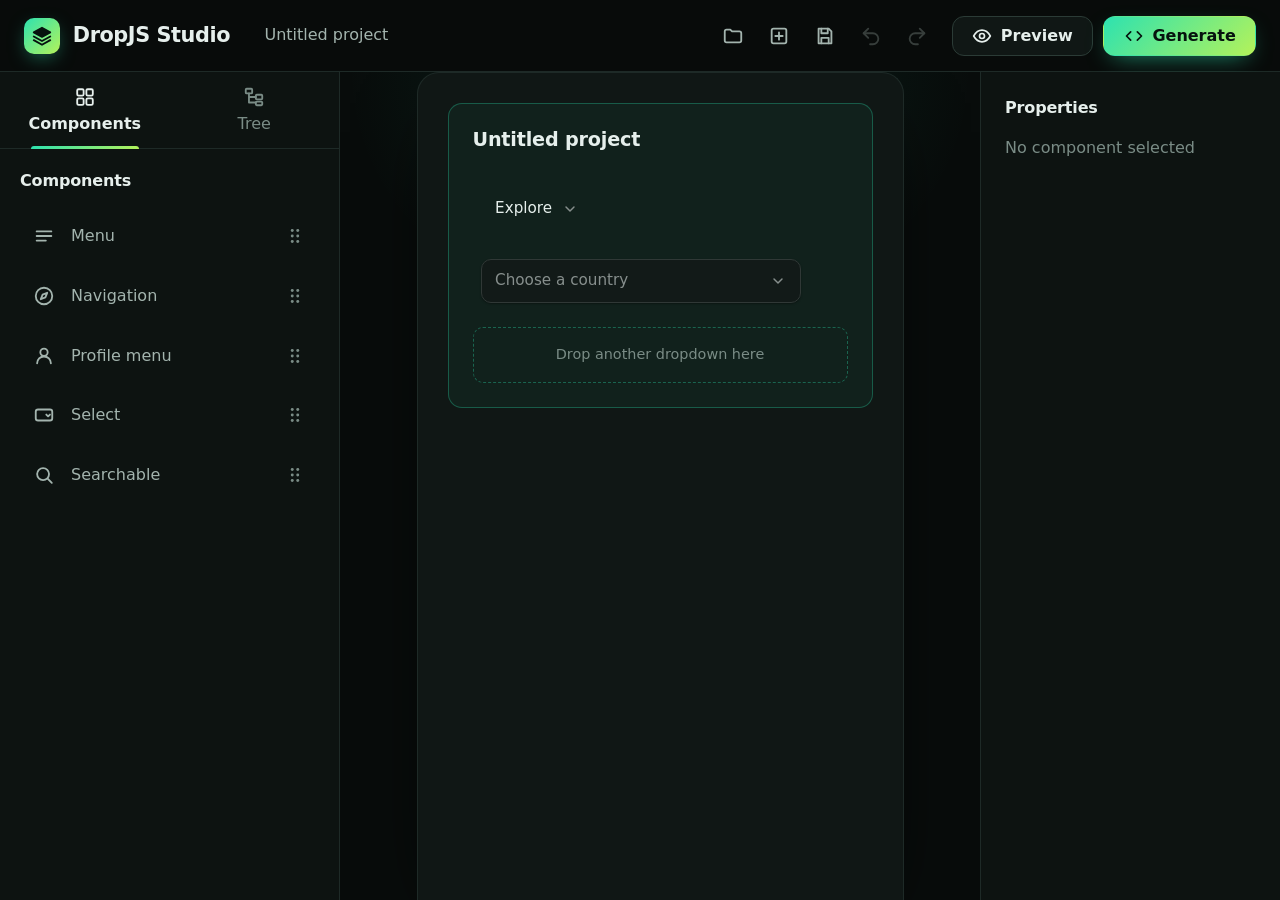
<file: files/studio.html>
<!DOCTYPE html>
<html lang="en">
<head>
  <meta charset="utf-8">
  <meta name="viewport" content="width=device-width, initial-scale=1">
  <title>DropJS Studio</title>
  <style>
/* ==========================================================
   PART 1: DropJS component styles
   Customize with CSS variables (or setStyle() / the style option):
   accent, bg, text, muted, border, radius
   ========================================================== */

.dropjs {
  --dropjs-accent: #2de2b0;
  --dropjs-bg: #121a18;
  --dropjs-text: #e6efec;
  --dropjs-muted: #8a9b96;
  --dropjs-border: #2b3b36;
  --dropjs-radius: 10px;

  position: relative;
  display: inline-block;
  font-size: 0.95rem;
  color: var(--dropjs-text);
}

.dropjs.is-open {
  z-index: 50; /* open menus sit above everything after them */
}

/* ---- Button ---- */

.dropjs-trigger {
  display: inline-flex;
  align-items: center;
  justify-content: space-between;
  gap: 0.6rem;
  width: 100%;
  padding: 0.6rem 0.85rem;
  font: inherit;
  font-weight: 500;
  color: inherit;
  background: var(--dropjs-bg);
  border: 1px solid var(--dropjs-border);
  border-radius: var(--dropjs-radius);
  box-shadow: 0 1px 2px rgba(0, 0, 0, 0.35);
  cursor: pointer;
  transition: border-color 0.15s, box-shadow 0.15s, background-color 0.15s;
}

.dropjs-trigger:hover {
  border-color: color-mix(in srgb, var(--dropjs-text) 65%, var(--dropjs-border));
}

.dropjs-trigger:focus-visible {
  outline: 2px solid var(--dropjs-accent);
  outline-offset: 2px;
}

.dropjs.is-open .dropjs-trigger {
  border-color: var(--dropjs-accent);
  box-shadow: 0 0 0 3px color-mix(in srgb, var(--dropjs-accent) 22%, transparent);
}

.dropjs-trigger-content {
  display: inline-flex;
  align-items: center;
  gap: 0.6rem;
  min-width: 0;
  overflow: hidden;
  white-space: nowrap;
  text-overflow: ellipsis;
}

.dropjs-chevron {
  flex: none;
  color: var(--dropjs-muted);
  transition: transform 0.2s ease;
}

.dropjs.is-open .dropjs-chevron {
  transform: rotate(180deg);
}

/* select mode: grey text until something is chosen */
.dropjs--select:not(.has-value) .dropjs-trigger-content {
  color: var(--dropjs-muted);
}

/* ---- Variants you can add with className ---- */

.dropjs--wide {
  display: block;
  width: min(100%, 20rem);
}

.dropjs--ghost .dropjs-trigger {
  background: transparent;
  border-color: transparent;
  border-radius: 0;
  box-shadow: none;
}

.dropjs--ghost .dropjs-trigger:hover,
.dropjs--ghost.is-open .dropjs-trigger {
  background: transparent;
  border-color: transparent;
  box-shadow: inset 0 -3px 0 var(--dropjs-accent); /* red underline, like a site nav */
}

/* ---- Menu (animated open and close) ---- */

.dropjs-menu {
  position: absolute;
  top: calc(100% + 8px);
  left: 0;
  width: max-content;
  min-width: max(100%, 12rem);
  max-width: calc(100vw - 16px);
  padding: 0.35rem;
  background: var(--dropjs-bg);
  border: 1px solid var(--dropjs-border);
  border-radius: var(--dropjs-radius);
  box-shadow: 0 1px 2px rgba(0, 0, 0, 0.4), 0 18px 40px -12px rgba(0, 0, 0, 0.7);

  /* closed state */
  opacity: 0;
  visibility: hidden;
  pointer-events: none;
  transform: translateY(-6px) scale(0.98);
  transform-origin: top left;
  transition: opacity 0.16s ease, transform 0.16s ease, visibility 0s linear 0.16s;
}

.dropjs--align-right .dropjs-menu {
  transform-origin: top right;
}

/* opens upwards when there is no room below (JS adds .is-up) */
.dropjs.is-up .dropjs-menu {
  top: auto;
  bottom: calc(100% + 8px);
  transform: translateY(6px) scale(0.98);
  transform-origin: bottom left;
}

.dropjs--align-right.is-up .dropjs-menu {
  transform-origin: bottom right;
}

/* open state (must stay after the rules above) */
.dropjs.is-open .dropjs-menu {
  opacity: 1;
  visibility: visible;
  pointer-events: auto;
  transform: none;
  transition-delay: 0s;
}

/* ---- Search box ---- */

.dropjs-search {
  padding: 0.15rem 0.15rem 0.4rem;
}

.dropjs-input {
  width: 100%;
  padding: 0.5rem 0.65rem;
  font: inherit;
  font-size: 1rem; /* 16px stops iOS zooming in on focus */
  color: inherit;
  background: color-mix(in srgb, var(--dropjs-text) 4%, var(--dropjs-bg));
  border: 1px solid var(--dropjs-border);
  border-radius: max(4px, calc(var(--dropjs-radius) - 4px));
  outline: none;
}

.dropjs-input:focus {
  border-color: var(--dropjs-accent);
}

.dropjs-input::placeholder {
  color: var(--dropjs-muted);
}

/* ---- List ---- */

.dropjs-list {
  position: relative; /* lets the script measure item positions */
  max-height: min(15rem, 50vh);
  margin: 0;
  padding: 0;
  list-style: none;
  overflow-y: auto;
  overscroll-behavior: contain;
  outline: none;
}

.dropjs-item {
  display: flex;
  align-items: center;
  justify-content: space-between;
  gap: 1rem;
  padding: 0.5rem 0.65rem;
  white-space: nowrap;
  border-radius: max(4px, calc(var(--dropjs-radius) - 4px));
  cursor: pointer;
  user-select: none;
}

.dropjs-item.is-active {
  /* a tint of the accent (override with --dropjs-active) */
  background: var(--dropjs-active, color-mix(in srgb, var(--dropjs-accent) 16%, var(--dropjs-bg)));
}

.dropjs-item.is-selected {
  color: var(--dropjs-accent);
  font-weight: 600;
}

/* check mark on the chosen option */
.dropjs-item.is-selected::after {
  content: "";
  flex: none;
  width: 0.3rem;
  height: 0.6rem;
  border: solid currentColor;
  border-width: 0 2px 2px 0;
  transform: rotate(45deg) translate(-1px, -1px);
}

.dropjs-divider {
  height: 1px;
  margin: 0.3rem 0.25rem;
  background: var(--dropjs-border);
}

.dropjs-empty {
  padding: 0.75rem 0.65rem;
  text-align: center;
  font-size: 0.9rem;
  color: var(--dropjs-muted);
}

/* bigger touch targets on phones */
@media (max-width: 480px) {
  .dropjs-item {
    padding: 0.7rem 0.75rem;
  }
}

@media (prefers-reduced-motion: reduce) {
  .dropjs-trigger,
  .dropjs-chevron,
  .dropjs-menu {
    transition-duration: 0.01ms !important;
    transition-delay: 0s !important;
  }
}

/* ==========================================================
   DropJS Studio page styles (studio.html only)
   Dark theme: green-black surfaces, mint-to-lime accent
   ========================================================== */

:root {
  color-scheme: dark; /* dark scrollbars and native controls */
  --bg: #080c0b;
  --panel: #0d1311;
  --card: #101715;
  --raise: #17211e;
  --line: #1e2a27;
  --line-2: #2b3b36;
  --text: #e6efec;
  --text-soft: #a3b4ae;
  --muted: #7a8c86;
  --mint: #2de2b0;
  --lime: #b4f25a;
  --grad: linear-gradient(135deg, var(--mint), var(--lime));
  --on-accent: #06120e;
  --coral: #ff7a70;
  --sans: ui-sans-serif, system-ui, -apple-system, "Segoe UI", Roboto, "Helvetica Neue", Arial, sans-serif;
  --mono: ui-monospace, SFMono-Regular, Menlo, Consolas, "Liberation Mono", monospace;
}

*,
*::before,
*::after {
  box-sizing: border-box;
}

* {
  scrollbar-color: var(--line-2) transparent;
}

html,
body {
  height: 100%;
}

body {
  margin: 0;
  font-family: var(--sans);
  font-size: 1rem;
  line-height: 1.5;
  color: var(--text);
  background: var(--bg);
  -webkit-font-smoothing: antialiased;
}

button,
input,
textarea {
  font: inherit;
  color: inherit;
  letter-spacing: inherit;
}

button:focus-visible,
.comp:focus-visible {
  outline: 2px solid var(--mint);
  outline-offset: 2px;
}

/* icons are drawn with strokes so they inherit the text colour */
.i {
  flex: none;
  width: 22px;
  height: 22px;
  fill: none;
  stroke: currentColor;
  stroke-width: 2;
  stroke-linecap: round;
  stroke-linejoin: round;
}

/* ---- Layout ---- */

.studio {
  display: grid;
  grid-template-rows: 72px minmax(0, 1fr);
  height: 100vh;
  height: 100dvh;
}

.workspace {
  display: grid;
  grid-template-columns: 340px minmax(0, 1fr) 300px;
  min-height: 0;
}

/* ---- Top bar ---- */

.topbar {
  display: flex;
  align-items: center;
  gap: 0.5rem;
  padding: 0 1.5rem;
  background: rgba(8, 12, 11, 0.9);
  border-bottom: 1px solid var(--line);
}

.logo {
  display: flex;
  align-items: center;
  gap: 0.8rem;
  margin-right: 1.25rem;
  font-size: 1.3rem;
  font-weight: 800;
  letter-spacing: -0.02em;
  white-space: nowrap;
}

.logo .i {
  width: 36px;
  height: 36px;
  padding: 7px;
  color: var(--on-accent);
  background: var(--grad);
  border-radius: 10px;
  box-shadow: 0 6px 20px -6px rgba(45, 226, 176, 0.6);
}

.project-name {
  width: 12rem;
  max-width: 100%;
  padding: 0.35rem 0.4rem;
  font-size: 1rem;
  color: var(--text-soft);
  background: transparent;
  border: 0;
  border-bottom: 1px solid transparent;
  border-radius: 4px;
}

.project-name:hover {
  border-bottom-color: var(--line-2);
}

.project-name:focus {
  outline: none;
  color: var(--text);
  border-bottom-color: var(--mint);
}

.toolbar {
  display: flex;
  align-items: center;
  gap: 0.25rem;
  margin-left: auto;
}

.icon-btn {
  display: grid;
  place-items: center;
  width: 42px;
  height: 42px;
  color: var(--text-soft);
  background: transparent;
  border: 0;
  border-radius: 12px;
  cursor: pointer;
  transition: background-color 0.15s, color 0.15s;
}

.icon-btn:hover {
  color: var(--text);
  background: var(--raise);
}

.icon-btn:disabled {
  opacity: 0.3;
  color: var(--text-soft);
  background: none;
  cursor: default;
}

.pill {
  display: inline-flex;
  align-items: center;
  gap: 0.55rem;
  height: 40px;
  padding: 0 1.2rem;
  font-weight: 600;
  border: 1px solid transparent;
  border-radius: 12px;
  cursor: pointer;
  transition: border-color 0.15s, background-color 0.15s, box-shadow 0.15s, filter 0.15s;
}

.pill .i {
  width: 20px;
  height: 20px;
}

.pill--outline {
  margin-left: 0.6rem;
  color: var(--text);
  background: var(--card);
  border-color: var(--line-2);
}

.pill--outline:hover {
  background: var(--raise);
  border-color: var(--mint);
}

.pill--solid {
  margin-left: 0.4rem;
  color: var(--on-accent);
  background: var(--grad);
  box-shadow: 0 8px 24px -10px rgba(45, 226, 176, 0.7);
}

.pill--solid:hover {
  filter: brightness(1.08);
  box-shadow: 0 10px 30px -8px rgba(45, 226, 176, 0.85);
}

/* ---- Left sidebar ---- */

.sidebar {
  display: flex;
  flex-direction: column;
  min-height: 0;
  background: var(--panel);
  border-right: 1px solid var(--line);
}

.tabs {
  display: grid;
  grid-template-columns: 1fr 1fr;
  border-bottom: 1px solid var(--line);
}

.tab {
  position: relative;
  display: flex;
  flex-direction: column;
  align-items: center;
  gap: 0.3rem;
  padding: 0.85rem 0.5rem 0.75rem;
  font-size: 1rem;
  color: var(--muted);
  background: none;
  border: 0;
  cursor: pointer;
  transition: color 0.15s;
}

.tab:hover {
  color: var(--text-soft);
}

.tab[aria-selected="true"] {
  color: var(--text);
  font-weight: 600;
}

.tab[aria-selected="true"]::after {
  content: "";
  position: absolute;
  bottom: -1px;
  left: 18%;
  right: 18%;
  height: 3px;
  background: var(--grad);
  border-radius: 3px 3px 0 0;
}

.panel-body {
  flex: 1;
  padding: 1.25rem 1.25rem;
  overflow: auto;
}

.panel-title {
  margin: 0 0 1rem;
  font-size: 1rem;
  font-weight: 700;
  letter-spacing: -0.01em;
}

.comp {
  display: flex;
  align-items: center;
  gap: 1rem;
  height: 54px;
  padding: 0 0.75rem;
  margin-bottom: 0.35rem;
  color: var(--text-soft);
  border: 1px solid transparent;
  border-radius: 12px;
  cursor: grab;
  user-select: none;
  transition: background-color 0.15s, border-color 0.15s, color 0.15s;
}

.comp:hover {
  color: var(--text);
  background: var(--raise);
  border-color: var(--line-2);
}

.comp .grip {
  margin-left: auto;
  color: var(--muted);
}

.tree-root {
  padding: 0.4rem 0.5rem;
  font-weight: 700;
}

.tree-item {
  display: flex;
  align-items: center;
  gap: 0.7rem;
  width: calc(100% - 1rem);
  margin-left: 1rem;
  padding: 0.55rem 0.6rem;
  color: var(--text-soft);
  text-align: left;
  background: none;
  border: 0;
  border-left: 2px solid var(--line-2);
  border-radius: 0 10px 10px 0;
  cursor: pointer;
}

.tree-item:hover {
  color: var(--text);
  background: var(--raise);
}

.tree-item.is-selected {
  color: var(--text);
  font-weight: 600;
  background: rgba(45, 226, 176, 0.12);
  border-left-color: var(--mint);
}

/* ---- Canvas ---- */

.canvas {
  padding: 0 1.5rem;
  overflow: auto;
  background:
    radial-gradient(70% 45% at 50% 0%, rgba(45, 226, 176, 0.11), transparent 70%),
    var(--bg);
}

.device {
  width: min(487px, 100%);
  min-height: 100%;
  margin: 0 auto;
  padding: 30px;
  background: var(--card);
  border: 1px solid var(--line);
  border-bottom: 0;
  border-radius: 22px 22px 0 0;
  box-shadow: 0 30px 80px -30px rgba(0, 0, 0, 0.9);
}

.frame {
  padding: 22px 24px 24px;
  background: rgba(45, 226, 176, 0.05);
  border: 1px solid rgba(45, 226, 176, 0.3);
  border-radius: 14px;
}

.frame-title {
  margin: 0 0 1.5rem;
  font-size: 1.2rem;
  font-weight: 700;
  letter-spacing: -0.01em;
  overflow-wrap: anywhere;
}

.nodes {
  display: flex;
  flex-direction: column;
  gap: 0.75rem;
}

.nodes:not(:empty) {
  margin-bottom: 1rem;
}

.node {
  padding: 0.5rem;
  border-radius: 10px;
  outline: 2px solid transparent;
  transition: outline-color 0.15s, background-color 0.15s;
}

.node:hover {
  outline-color: rgba(45, 226, 176, 0.3);
}

.node.is-selected {
  outline-color: var(--mint);
  background: rgba(255, 255, 255, 0.03);
}

.dropzone {
  display: grid;
  place-items: center;
  min-height: 100px;
  padding: 0.5rem;
  color: var(--text-soft);
  text-align: center;
  border: 1.5px dashed rgba(45, 226, 176, 0.35);
  border-radius: 10px;
  transition: background-color 0.15s, border-color 0.15s;
}

.dropzone.is-compact {
  min-height: 56px;
  font-size: 0.9rem;
  color: var(--muted);
}

.dropzone.is-over {
  background: rgba(45, 226, 176, 0.12);
  border-color: var(--mint);
}

.avatar {
  display: grid;
  place-items: center;
  width: 28px;
  height: 28px;
  font-size: 0.72rem;
  font-weight: 700;
  color: var(--on-accent);
  background: var(--dropjs-accent, var(--mint));
  border-radius: 50%;
}

/* ---- Properties ---- */

.props {
  padding: 1.5rem;
  overflow: auto;
  background: var(--panel);
  border-left: 1px solid var(--line);
}

.muted {
  margin: 0;
  color: var(--muted);
}

.field {
  display: grid;
  gap: 0.4rem;
  margin-bottom: 1.2rem;
}

.field > label,
.flabel {
  font-family: var(--mono);
  font-size: 0.75rem;
  color: var(--muted);
}

.field input[type="text"],
.field textarea {
  width: 100%;
  padding: 0.55rem 0.7rem;
  font-size: 0.95rem;
  color: var(--text);
  background: #0a0f0e;
  border: 1px solid var(--line-2);
  border-radius: 10px;
}

.field input[type="text"]:focus,
.field textarea:focus {
  outline: none;
  border-color: var(--mint);
  box-shadow: 0 0 0 3px rgba(45, 226, 176, 0.18);
}

.field textarea {
  font-family: var(--mono);
  font-size: 0.85rem;
  line-height: 1.5;
  resize: vertical;
}

.field small {
  font-size: 0.78rem;
  color: var(--muted);
}

.check,
.color-row {
  display: flex;
  align-items: center;
  gap: 0.55rem;
  font-size: 0.95rem;
  color: var(--text);
}

.color-row {
  justify-content: space-between;
}

.color-row output {
  font-family: var(--mono);
  font-size: 0.8rem;
  color: var(--muted);
}

.check input,
input[type="range"] {
  accent-color: var(--mint);
}

.check input:disabled + span {
  color: var(--muted);
}

input[type="color"] {
  width: 44px;
  height: 30px;
  padding: 0;
  background: var(--raise);
  border: 1px solid var(--line-2);
  border-radius: 8px;
  cursor: pointer;
}

input[type="range"] {
  width: 100%;
}

.seg {
  display: inline-grid;
  grid-auto-flow: column;
  justify-self: start;
  overflow: hidden;
  border: 1px solid var(--line-2);
  border-radius: 10px;
}

.seg button {
  padding: 0.4rem 1rem;
  color: var(--text-soft);
  background: var(--card);
  border: 0;
  cursor: pointer;
}

.seg button[aria-pressed="true"] {
  font-weight: 700;
  color: var(--on-accent);
  background: var(--mint);
}

.danger {
  width: 100%;
  margin-top: 0.4rem;
  padding: 0.6rem;
  color: var(--coral);
  background: transparent;
  border: 1px solid rgba(255, 122, 112, 0.45);
  border-radius: 10px;
  cursor: pointer;
  transition: background-color 0.15s;
}

.danger:hover {
  background: rgba(255, 122, 112, 0.1);
}

/* ---- Generate dialog ---- */

dialog {
  width: min(720px, calc(100vw - 2rem));
  max-height: 85vh;
  padding: 0;
  color: var(--text);
  background: #0c1210;
  border: 1px solid var(--line-2);
  border-radius: 18px;
  box-shadow: 0 40px 100px -20px rgba(0, 0, 0, 0.9);
}

dialog[open] {
  display: flex;
  flex-direction: column;
}

dialog::backdrop {
  background: rgba(2, 6, 5, 0.72);
  backdrop-filter: blur(4px);
}

.dlg-bar {
  display: flex;
  align-items: center;
  justify-content: space-between;
  gap: 1rem;
  padding: 0.9rem 1.25rem;
  border-bottom: 1px solid var(--line);
}

.dlg-bar > div {
  display: flex;
  align-items: center;
  gap: 0.25rem;
}

.dlg-bar h2 {
  margin: 0;
  font-size: 1.05rem;
}

.dlg-bar .pill {
  height: 36px;
  margin: 0;
}

dialog pre {
  flex: 1;
  margin: 0;
  padding: 1rem 1.25rem;
  overflow: auto;
  font-family: var(--mono);
  font-size: 0.82rem;
  line-height: 1.65;
  color: #cfe3dc;
  background: #070b0a;
}

/* ---- Toast ---- */

.toast {
  position: fixed;
  left: 50%;
  bottom: 1.5rem;
  z-index: 100;
  max-width: calc(100vw - 2rem);
  padding: 0.6rem 1rem;
  font-size: 0.9rem;
  color: var(--text);
  background: var(--raise);
  border: 1px solid var(--line-2);
  border-radius: 12px;
  box-shadow: 0 16px 40px -12px rgba(0, 0, 0, 0.8);
  opacity: 0;
  pointer-events: none;
  transform: translate(-50%, 12px);
  transition: opacity 0.2s ease, transform 0.2s ease;
}

.toast.is-visible {
  opacity: 1;
  transform: translate(-50%, 0);
}

/* ---- Preview mode (hides the editor chrome) ---- */

.is-preview .sidebar,
.is-preview .props,
.is-preview .dropzone {
  display: none;
}

.is-preview .workspace {
  grid-template-columns: minmax(0, 1fr);
}

.is-preview .frame {
  background: transparent;
  border-color: transparent;
}

.is-preview .node,
.is-preview .node:hover,
.is-preview .node.is-selected {
  background: none;
  outline-color: transparent;
}

/* ---- Responsive ---- */

@media (max-width: 1100px) {
  .workspace {
    grid-template-columns: 280px minmax(0, 1fr) 260px;
  }
}

@media (max-width: 860px) {
  .studio {
    display: block;
    height: auto;
  }

  .topbar {
    flex-wrap: wrap;
    padding: 0.75rem 1rem;
  }

  .toolbar {
    flex-wrap: wrap;
    width: 100%;
    margin-left: 0;
  }

  .workspace,
  .is-preview .workspace {
    display: flex;
    flex-direction: column;
  }

  .canvas {
    order: 1;
    min-height: 30rem;
    padding: 1rem;
  }

  .sidebar {
    order: 2;
    border-top: 1px solid var(--line);
    border-right: 0;
  }

  .props {
    order: 3;
    border-top: 1px solid var(--line);
    border-left: 0;
  }

  .device {
    min-height: 28rem;
    padding: 16px;
    border-radius: 20px;
  }
}

@media (max-width: 560px) {
  .profile-name {
    display: none;
  }

  .pill--outline,
  .pill--solid {
    margin-left: auto;
  }
}

@media (prefers-reduced-motion: reduce) {
  .toast,
  .node,
  .pill,
  .comp {
    transition-duration: 0.01ms;
  }
}

.logo {
  color: inherit;
  text-decoration: none;
}

</style>
</head>
<body>

  <noscript><p style="padding:1rem">DropJS Studio needs JavaScript.</p></noscript>

  <div class="studio">

    <!-- Top bar -->
    <header class="topbar">
      <a class="logo" href="index.html" title="Back to the website">
        <svg class="i" width="22" height="22" viewBox="0 0 24 24" aria-hidden="true" data-icon="logo"></svg>
        DropJS Studio
      </a>
      <input class="project-name" id="project-name" value="Untitled project" maxlength="40" aria-label="Project name">

      <div class="toolbar">
        <button class="icon-btn" id="btn-open" type="button" title="Open saved project" aria-label="Open saved project"><svg class="i" width="22" height="22" viewBox="0 0 24 24" aria-hidden="true" data-icon="folder"></svg></button>
        <button class="icon-btn" id="btn-new" type="button" title="New project" aria-label="New project"><svg class="i" width="22" height="22" viewBox="0 0 24 24" aria-hidden="true" data-icon="plus"></svg></button>
        <button class="icon-btn" id="btn-save" type="button" title="Save project" aria-label="Save project"><svg class="i" width="22" height="22" viewBox="0 0 24 24" aria-hidden="true" data-icon="save"></svg></button>
        <button class="icon-btn" id="btn-undo" type="button" title="Undo" aria-label="Undo" disabled><svg class="i" width="22" height="22" viewBox="0 0 24 24" aria-hidden="true" data-icon="undo"></svg></button>
        <button class="icon-btn" id="btn-redo" type="button" title="Redo" aria-label="Redo" disabled><svg class="i" width="22" height="22" viewBox="0 0 24 24" aria-hidden="true" data-icon="redo"></svg></button>
        <button class="pill pill--outline" id="btn-preview" type="button"><svg class="i" width="22" height="22" viewBox="0 0 24 24" aria-hidden="true" data-icon="eye"></svg><span>Preview</span></button>
        <button class="pill pill--solid" id="btn-generate" type="button"><svg class="i" width="22" height="22" viewBox="0 0 24 24" aria-hidden="true" data-icon="code"></svg>Generate</button>
      </div>
    </header>

    <div class="workspace">

      <!-- Left: components and tree -->
      <aside class="sidebar">
        <div class="tabs" role="tablist">
          <button class="tab" id="tab-comp" type="button" role="tab" aria-selected="true" aria-controls="panel-comp"><svg class="i" width="22" height="22" viewBox="0 0 24 24" aria-hidden="true" data-icon="grid"></svg>Components</button>
          <button class="tab" id="tab-tree" type="button" role="tab" aria-selected="false" aria-controls="panel-tree"><svg class="i" width="22" height="22" viewBox="0 0 24 24" aria-hidden="true" data-icon="tree"></svg>Tree</button>
        </div>

        <div class="panel-body" id="panel-comp" role="tabpanel" aria-labelledby="tab-comp">
          <h2 class="panel-title">Components</h2>
          <div id="comp-list"></div>
        </div>

        <div class="panel-body" id="panel-tree" role="tabpanel" aria-labelledby="tab-tree" hidden>
          <h2 class="panel-title">Widget tree</h2>
          <div id="tree"></div>
        </div>
      </aside>

      <!-- Middle: canvas -->
      <main class="canvas" id="canvas">
        <div class="device">
          <div class="frame">
            <h1 class="frame-title" id="frame-title"></h1>
            <div class="nodes" id="nodes"></div>
            <div class="dropzone" id="dropzone"><span id="dropzone-text"></span></div>
          </div>
        </div>
      </main>

      <!-- Right: properties -->
      <aside class="props">
        <h2 class="panel-title">Properties</h2>
        <div id="props"></div>
      </aside>

    </div>
  </div>

  <dialog id="gen-dialog" aria-labelledby="gen-title">
    <div class="dlg-bar">
      <h2 id="gen-title">Generated code</h2>
      <div>
        <button class="pill pill--solid" id="gen-copy" type="button">Copy</button>
        <button class="icon-btn" id="gen-close" type="button" aria-label="Close"><svg class="i" width="22" height="22" viewBox="0 0 24 24" aria-hidden="true" data-icon="close"></svg></button>
      </div>
    </div>
    <pre><code id="gen-code"></code></pre>
  </dialog>

  <div class="toast" id="toast" role="status" aria-live="polite"></div>

  <script>
/**
 * DropJS - a tiny dropdown prototype in plain JavaScript.
 *
 *   const menu = new DropJS({
 *     target: "#dropdown",
 *     options: [{ label: "Home", value: "home" }]
 *   });
 *   menu.open();
 *   menu.close();
 *
 * See README.md for every setting.
 */

let dropCount = 0; // gives every dropdown a unique id

class DropJS {
  constructor(config) {
    config = config || {};

    // 1. Find the element the dropdown will be built inside
    const root =
      typeof config.target === "string"
        ? document.querySelector(config.target)
        : config.target;
    if (!root) {
      throw new Error('DropJS: target "' + config.target + '" was not found.');
    }
    if (!Array.isArray(config.options)) {
      throw new Error("DropJS: options must be an array.");
    }

    // 2. Settings (whatever you pass in overrides these defaults)
    this.config = Object.assign(
      {
        label: "Select",      // text on the button
        triggerHTML: "",      // custom HTML for the button (overrides label)
        searchable: false,    // adds a search box
        selectable: false,    // button shows the chosen option
        placeholder: "Search…",
        emptyText: "No results",
        align: "left",        // "left" or "right"
        className: "",        // extra CSS class(es) for the wrapper
        style: null,          // e.g. { accent: "#e11d48", radius: "4px" }
        onSelect: null        // function (option, dropdown) {}
      },
      config
    );

    this.root = root;
    this.options = config.options;
    this.id = "dropjs-" + ++dropCount;
    this.isSelect = this.config.selectable || this.config.searchable;

    // 3. State
    this.isOpen = false;
    this.selected = null;  // the chosen option (select mode only)
    this.visible = [];     // options currently shown in the list
    this.items = [];       // the matching <li> elements
    this.activeIndex = -1; // highlighted item (keyboard / hover)
    this._typeBuffer = "";  // letters typed so far (type-ahead)
    this._typeTimer = null;
    this._spaceTyped = false;

    this._build();
    this._bind();
    this._position(); // keeps even a closed menu inside the window
  }

  /* ---------------------------------------------------------
     Public methods
     --------------------------------------------------------- */

  open() {
    if (this.isOpen) return;
    this.isOpen = true;
    this._typeBuffer = "";

    if (this.input) this.input.value = "";
    this._renderList();
    this._position();

    this.menu.removeAttribute("inert");
    this.root.classList.add("is-open");
    this.trigger.setAttribute("aria-expanded", "true");
    this.focusEl.focus({ preventScroll: true });
  }

  // returnFocus: send keyboard focus back to the button
  close(returnFocus) {
    if (!this.isOpen) return;
    this.isOpen = false;

    this.root.classList.remove("is-open");
    this.trigger.setAttribute("aria-expanded", "false");
    if (returnFocus) this.trigger.focus();

    // "inert" keeps the hidden menu out of the Tab order. It is applied on the
    // next tick so a Tab key press can finish moving focus first.
    setTimeout(() => {
      if (!this.isOpen) this.menu.setAttribute("inert", "");
    }, 0);
  }

  toggle() {
    if (this.isOpen) this.close();
    else this.open();
  }

  // Value of the chosen option (select mode), or null
  getValue() {
    return this.selected ? this.selected.value : null;
  }

  // Replace the whole list of options. If the chosen option is still in the
  // new list it stays chosen (matched by value), otherwise the choice is cleared.
  setOptions(options) {
    if (!Array.isArray(options)) {
      throw new Error("DropJS: options must be an array.");
    }
    this.options = options;

    if (this.selected) {
      const same = options.find((o) => !o.divider && o.value === this.selected.value);
      if (same) {
        this.selected = same;
      } else {
        this._clearSelection();
      }
    }

    if (this.isOpen) this._renderList();
    this._position();
  }

  // Each key becomes a CSS variable: { accent: "red" } sets --dropjs-accent
  setStyle(style) {
    for (const key in style) {
      this.root.style.setProperty("--dropjs-" + key, style[key]);
    }
  }

  destroy() {
    clearTimeout(this._typeTimer);
    document.removeEventListener("pointerdown", this._onDocPointerDown);
    document.removeEventListener("keydown", this._onDocKeydown);
    window.removeEventListener("resize", this._onResize);
    this.root.innerHTML = "";
    this.root.classList.remove(
      "dropjs", "dropjs--select", "dropjs--align-right", "has-value", "is-open", "is-up"
    );
  }

  /* ---------------------------------------------------------
     Building the HTML
     --------------------------------------------------------- */

  _build() {
    const c = this.config;
    const listRole = this.isSelect ? "listbox" : "menu";

    this.root.innerHTML = "";
    this.root.classList.add("dropjs");
    if (this.isSelect) this.root.classList.add("dropjs--select");
    if (c.align === "right") this.root.classList.add("dropjs--align-right");
    if (c.className) {
      c.className.split(" ").filter(Boolean).forEach((name) => {
        this.root.classList.add(name);
      });
    }
    if (c.style) this.setStyle(c.style);

    // Button
    this.trigger = document.createElement("button");
    this.trigger.type = "button";
    this.trigger.className = "dropjs-trigger";
    this.trigger.setAttribute("aria-haspopup", listRole);
    this.trigger.setAttribute("aria-expanded", "false");
    this.trigger.setAttribute("aria-controls", this.id + "-menu");
    this.trigger.innerHTML =
      '<span class="dropjs-trigger-content"></span>' +
      '<svg class="dropjs-chevron" viewBox="0 0 20 20" width="16" height="16" aria-hidden="true">' +
      '<path d="M5 7.5l5 5 5-5" fill="none" stroke="currentColor" stroke-width="1.8" ' +
      'stroke-linecap="round" stroke-linejoin="round"/></svg>';

    this.labelEl = this.trigger.querySelector(".dropjs-trigger-content");
    if (c.triggerHTML) {
      this.labelEl.innerHTML = c.triggerHTML;
      this.trigger.setAttribute("aria-label", c.label); // name for screen readers
    } else {
      this.labelEl.textContent = c.label;
    }

    // Menu (starts hidden and inert)
    this.menu = document.createElement("div");
    this.menu.className = "dropjs-menu";
    this.menu.id = this.id + "-menu";
    this.menu.setAttribute("inert", "");

    // Optional search box
    if (c.searchable) {
      const wrap = document.createElement("div");
      wrap.className = "dropjs-search";

      this.input = document.createElement("input");
      this.input.type = "text";
      this.input.className = "dropjs-input";
      this.input.placeholder = c.placeholder;
      this.input.setAttribute("autocomplete", "off");
      this.input.setAttribute("aria-label", c.placeholder);
      this.input.setAttribute("role", "combobox");
      this.input.setAttribute("aria-expanded", "true");
      this.input.setAttribute("aria-autocomplete", "list");
      this.input.setAttribute("aria-controls", this.id + "-list");

      wrap.appendChild(this.input);
      this.menu.appendChild(wrap);
    }

    // List of options
    this.list = document.createElement("ul");
    this.list.className = "dropjs-list";
    this.list.id = this.id + "-list";
    this.list.setAttribute("role", listRole);
    this.list.tabIndex = -1;
    this.menu.appendChild(this.list);

    // "No results" message
    this.empty = document.createElement("div");
    this.empty.className = "dropjs-empty";
    this.empty.textContent = c.emptyText;
    this.empty.hidden = true;
    this.menu.appendChild(this.empty);

    this.root.appendChild(this.trigger);
    this.root.appendChild(this.menu);

    // The element that holds keyboard focus while the menu is open
    this.focusEl = this.input || this.list;
  }

  // Draws the options (filtered by the search box, if there is one)
  _renderList() {
    const query = this.input ? this.input.value.trim().toLowerCase() : "";
    const itemRole = this.isSelect ? "option" : "menuitem";

    this.list.innerHTML = "";
    this.visible = [];
    this.items = [];
    this.activeIndex = -1;

    this.options.forEach((option) => {
      if (option.divider) {
        if (query) return; // hide dividers while searching
        const line = document.createElement("li");
        line.className = "dropjs-divider";
        line.setAttribute("role", "separator");
        this.list.appendChild(line);
        return;
      }

      if (query && option.label.toLowerCase().indexOf(query) === -1) return;

      const index = this.visible.length;
      const li = document.createElement("li");
      li.className = "dropjs-item";
      li.id = this.id + "-item-" + index;
      li.dataset.index = index;
      li.setAttribute("role", itemRole);
      li.textContent = option.label;

      if (this.isSelect) {
        const isChosen = this.selected === option;
        li.setAttribute("aria-selected", isChosen ? "true" : "false");
        if (isChosen) li.classList.add("is-selected");
      }

      this.visible.push(option);
      this.items.push(li);
      this.list.appendChild(li);
    });

    this.empty.hidden = this.visible.length > 0;

    // Highlight: first match while searching, otherwise the chosen option
    const start = query ? 0 : this.visible.indexOf(this.selected);
    this._setActive(this.visible.length ? start : -1);
  }

  /* ---------------------------------------------------------
     Events
     --------------------------------------------------------- */

  _bind() {
    // Click the button
    this.trigger.addEventListener("click", () => this.toggle());

    // Arrow keys on the button open the menu
    this.trigger.addEventListener("keydown", (e) => {
      if (e.key === "ArrowDown" || e.key === "ArrowUp") {
        e.preventDefault();
        this.open();
        if (this.activeIndex === -1) this._move(e.key === "ArrowDown" ? 1 : -1);
      } else if (this._isTypingKey(e) && e.key !== " ") {
        // typing on the closed button opens the menu and jumps to a match
        e.preventDefault();
        this.open();
        if (this.config.searchable) {
          this.input.value = e.key;
          this._renderList();
        } else {
          this._typeahead(e.key);
        }
      }
    });

    // Keys inside the menu
    this.menu.addEventListener("keydown", (e) => this._onMenuKeydown(e));
    this.menu.addEventListener("keyup", (e) => {
      // Space selects on key-up so the key press can't "click" the button we
      // move focus back to.
      if (e.key === " " && !this.config.searchable && this.isOpen) {
        if (this._spaceTyped) {
          this._spaceTyped = false;
          return;
        }
        this._select(this.activeIndex);
      }
    });

    // Search box
    if (this.input) {
      this.input.addEventListener("input", () => this._renderList());
    }

    // Mouse: choose an item, highlight on hover
    this.list.addEventListener("click", (e) => {
      const li = e.target.closest(".dropjs-item");
      if (li) this._select(Number(li.dataset.index));
    });
    this.list.addEventListener("mousemove", (e) => {
      const li = e.target.closest(".dropjs-item");
      if (!li) return;
      const index = Number(li.dataset.index);
      if (index !== this.activeIndex) this._setActive(index);
    });
    // keep focus where it is when clicking inside the list
    this.list.addEventListener("mousedown", (e) => e.preventDefault());

    // Click outside closes
    this._onDocPointerDown = (e) => {
      if (this.isOpen && !this.root.contains(e.target)) this.close();
    };
    document.addEventListener("pointerdown", this._onDocPointerDown);

    // Escape closes
    this._onDocKeydown = (e) => {
      if (e.key === "Escape" && this.isOpen) {
        e.preventDefault();
        this.close(true);
      }
    };
    document.addEventListener("keydown", this._onDocKeydown);

    // Keep the menu on screen when the window changes size
    this._onResize = () => this._position();
    window.addEventListener("resize", this._onResize);
  }

  _onMenuKeydown(e) {
    const searchable = this.config.searchable;

    if (e.key === "ArrowDown") {
      e.preventDefault();
      this._move(1);
    } else if (e.key === "ArrowUp") {
      e.preventDefault();
      this._move(-1);
    } else if (e.key === "Home" && !searchable) {
      e.preventDefault();
      this._setActive(0);
    } else if (e.key === "End" && !searchable) {
      e.preventDefault();
      this._setActive(this.visible.length - 1);
    } else if (e.key === "Enter") {
      e.preventDefault();
      if (!e.repeat) this._select(this.activeIndex);
    } else if (e.key === " " && !searchable) {
      e.preventDefault(); // stops the page scrolling
      if (this._typeBuffer) {
        this._spaceTyped = true; // part of a word being typed, not "select"
        this._typeahead(" ");
      }
    } else if (e.key === "Tab") {
      this.close();
    } else if (!searchable && this._isTypingKey(e)) {
      e.preventDefault();
      this._typeahead(e.key);
    }
  }

  /* ---------------------------------------------------------
     Helpers
     --------------------------------------------------------- */

  _isTypingKey(e) {
    return e.key.length === 1 && !e.ctrlKey && !e.metaKey && !e.altKey;
  }

  // Type-ahead: jump to the option whose label starts with the letters typed.
  // The typed letters are forgotten after 0.7 seconds without typing.
  _typeahead(char) {
    clearTimeout(this._typeTimer);
    this._typeBuffer += char.toLowerCase();
    this._typeTimer = setTimeout(() => {
      this._typeBuffer = "";
    }, 700);

    const count = this.visible.length;
    if (!count) return;

    // pressing the same letter again ("aaa") cycles through that letter's options
    const buffer = this._typeBuffer;
    const sameLetter = buffer.split("").every((c) => c === buffer[0]);
    const search = sameLetter ? buffer[0] : buffer;
    const start = sameLetter ? this.activeIndex + 1 : Math.max(this.activeIndex, 0);

    for (let i = 0; i < count; i++) {
      const index = (start + i) % count;
      if (this.visible[index].label.toLowerCase().indexOf(search) === 0) {
        this._setActive(index);
        return;
      }
    }
  }

  // Forget the chosen option and show the original button text again
  _clearSelection() {
    this.selected = null;
    if (this.config.triggerHTML) {
      this.labelEl.innerHTML = this.config.triggerHTML;
    } else {
      this.labelEl.textContent = this.config.label;
    }
    this.root.classList.remove("has-value");
  }

  // Move the highlight up (-1) or down (+1), wrapping around
  _move(direction) {
    const count = this.visible.length;
    if (!count) return;
    if (this.activeIndex === -1) {
      this._setActive(direction > 0 ? 0 : count - 1);
    } else {
      this._setActive((this.activeIndex + direction + count) % count);
    }
  }

  _setActive(index) {
    const previous = this.items[this.activeIndex];
    if (previous) previous.classList.remove("is-active");

    this.activeIndex = index;
    const item = this.items[index];

    if (!item) {
      this.focusEl.removeAttribute("aria-activedescendant");
      return;
    }

    item.classList.add("is-active");
    this.focusEl.setAttribute("aria-activedescendant", item.id);

    // Scroll the list (not the page) so the item is visible
    const top = item.offsetTop;
    const bottom = top + item.offsetHeight;
    if (top < this.list.scrollTop) {
      this.list.scrollTop = top;
    } else if (bottom > this.list.scrollTop + this.list.clientHeight) {
      this.list.scrollTop = bottom - this.list.clientHeight;
    }
  }

  _select(index) {
    const option = this.visible[index];
    if (!option) return;

    if (this.isSelect) {
      this.selected = option;
      this.labelEl.textContent = option.label;
      this.root.classList.add("has-value");
    }

    this.close(true);
    if (typeof this.config.onSelect === "function") {
      this.config.onSelect(option, this);
    }
  }

  // Keep the menu inside the window: slide it sideways, or open it upwards
  _position() {
    const gap = 8;
    const box = this.root.getBoundingClientRect();
    const menuWidth = this.menu.offsetWidth;
    const menuHeight = this.menu.offsetHeight;
    const viewWidth = document.documentElement.clientWidth;
    const viewHeight = window.innerHeight;

    let left = this.config.align === "right" ? box.right - menuWidth : box.left;
    left = Math.max(gap, Math.min(left, viewWidth - menuWidth - gap));
    this.menu.style.left = left - box.left + "px";

    const noRoomBelow = box.bottom + gap + menuHeight > viewHeight;
    const roomAbove = box.top - gap - menuHeight > 0;
    this.root.classList.toggle("is-up", noRoomBelow && roomAbove);
  }
}

window.DropJS = DropJS;

</script>
  <script>
  (function () {
    "use strict";

    // Friendly hint if the sibling files were not found
    const studioEl = document.querySelector(".studio");
    const cssLoaded = getComputedStyle(studioEl).display === "grid" || window.innerWidth <= 860;
    if (typeof DropJS === "undefined" || !cssLoaded) {
      document.body.insertAdjacentHTML("afterbegin",
        '<p style="padding:1rem;margin:0;font:16px sans-serif;background:#fff3b0">' +
        "style.css, studio.css or dropjs.js was not found. Keep studio.html, style.css, studio.css and dropjs.js in the same folder, " +
        "or open standalone/studio.html, which needs nothing else.</p>");
      if (typeof DropJS === "undefined") return;
    }

    const $ = (selector, root) => (root || document).querySelector(selector);
    const $$ = (selector, root) => Array.from((root || document).querySelectorAll(selector));

    /* ------------------------------------------------------
       Icons (simple strokes that inherit the text colour)
       ------------------------------------------------------ */
    const ICONS = {
      logo: '<path d="M12 3l9 5-9 5-9-5z" fill="currentColor"/><path d="M3 12.5l9 5 9-5"/><path d="M3 16.5l9 5 9-5"/>',
      folder: '<path d="M3 7a2 2 0 0 1 2-2h4l2 2h8a2 2 0 0 1 2 2v8a2 2 0 0 1-2 2H5a2 2 0 0 1-2-2z"/>',
      plus: '<rect x="4" y="4" width="16" height="16" rx="2"/><path d="M12 8v8M8 12h8"/>',
      save: '<path d="M5 4h11l3 3v13H5z"/><path d="M8 4v5h7V4M8 20v-6h8v6"/>',
      undo: '<path d="M9 14L4 9l5-5"/><path d="M4 9h10a6 6 0 0 1 0 12h-3"/>',
      redo: '<path d="M15 14l5-5-5-5"/><path d="M20 9H10a6 6 0 0 0 0 12h3"/>',
      eye: '<path d="M2 12s4-7 10-7 10 7 10 7-4 7-10 7S2 12 2 12z"/><circle cx="12" cy="12" r="3"/>',
      edit: '<path d="M4 20h4L19 9l-4-4L4 16z"/><path d="M13 7l4 4"/>',
      code: '<path d="M8 7l-5 5 5 5M16 7l5 5-5 5"/>',
      close: '<path d="M6 6l12 12M18 6L6 18"/>',
      trash: '<path d="M4 7h16M9 7V4h6v3M6 7l1 13h10l1-13"/>',
      grid: '<rect x="3.5" y="3.5" width="7" height="7" rx="1.5"/><rect x="13.5" y="3.5" width="7" height="7" rx="1.5"/><rect x="3.5" y="13.5" width="7" height="7" rx="1.5"/><rect x="13.5" y="13.5" width="7" height="7" rx="1.5"/>',
      tree: '<rect x="3" y="3" width="7" height="5" rx="1"/><rect x="14" y="9.5" width="7" height="5" rx="1"/><rect x="14" y="17" width="7" height="4" rx="1"/><path d="M6.5 8v10h7.5M6.5 12h7.5"/>',
      menu: '<path d="M4 7h16M4 12h16M4 17h10"/>',
      nav: '<circle cx="12" cy="12" r="9"/><path d="M15.5 8.5l-2 5-5 2 2-5z"/>',
      user: '<circle cx="12" cy="8" r="4"/><path d="M4.5 20a7.5 7.5 0 0 1 15 0"/>',
      select: '<rect x="3" y="6" width="18" height="12" rx="2.5"/><path d="M14.5 11.5l2 2 2-2"/>',
      search: '<circle cx="11" cy="11" r="6.5"/><path d="M16 16l4.5 4.5"/>',
      grip: '<g fill="currentColor" stroke="none"><circle cx="9" cy="6" r="1.6"/><circle cx="15" cy="6" r="1.6"/><circle cx="9" cy="12" r="1.6"/><circle cx="15" cy="12" r="1.6"/><circle cx="9" cy="18" r="1.6"/><circle cx="15" cy="18" r="1.6"/></g>'
    };

    function icon(name, extraClass) {
      return '<svg class="i ' + (extraClass || "") + '" width="22" height="22" viewBox="0 0 24 24" aria-hidden="true">' + ICONS[name] + "</svg>";
    }

    $$("[data-icon]").forEach((el) => { el.innerHTML = ICONS[el.dataset.icon]; });

    /* ------------------------------------------------------
       Component types and default settings
       ------------------------------------------------------ */
    const COUNTRIES = [
      "Argentina", "Australia", "Brazil", "Canada", "Chile", "Egypt", "France",
      "Germany", "India", "Indonesia", "Japan", "Kenya", "Mexico", "Netherlands",
      "New Zealand", "Nigeria", "Norway", "Portugal", "South Korea", "Spain",
      "Sweden", "Thailand", "Vietnam"
    ].join("\n");

    const DEFAULTS = {
      label: "Menu", options: "", searchable: false, selectable: false, align: "left",
      ghost: false, wide: false, avatar: false,
      accent: "#2de2b0", bg: "#121a18", text: "#e6efec", radius: 10
    };

    const TYPES = {
      menu: { name: "Menu", icon: "menu", config: { label: "Menu", options: "Home\nSettings\nProfile" } },
      navigation: { name: "Navigation", icon: "nav", config: { label: "Explore", ghost: true, options: "Quick start\nSearchable\nCustomization\n---\nBack to top" } },
      profile: { name: "Profile menu", icon: "user", config: { label: "Account menu", avatar: true, ghost: true, align: "right", options: "View profile\nAccount settings\nBilling\n---\nSign out" } },
      select: { name: "Select", icon: "select", config: { label: "Sort by", selectable: true, wide: true, options: "Newest\nOldest\nMost popular\nA to Z" } },
      searchable: { name: "Searchable", icon: "search", config: { label: "Choose a country", searchable: true, wide: true, options: COUNTRIES } }
    };

    const AVATAR_HTML = '<span class="avatar">SR</span><span class="profile-name">Sam Rivera</span>';

    /* ------------------------------------------------------
       State
       ------------------------------------------------------ */
    const state = { nodes: [], selected: null };
    let instances = {};  // id -> DropJS
    let idCounter = 0;

    const nameInput = $("#project-name");
    const nodesEl = $("#nodes");
    const dropzone = $("#dropzone");
    const canvas = $("#canvas");
    const treeEl = $("#tree");
    const propsEl = $("#props");

    function current() {
      return state.nodes.find((n) => n.id === state.selected) || null;
    }

    function makeNode(type) {
      idCounter += 1;
      return Object.assign({ id: "dd" + idCounter, type: type }, DEFAULTS, TYPES[type].config);
    }

    /* ------------------------------------------------------
       Toast
       ------------------------------------------------------ */
    const toast = $("#toast");
    let toastTimer;
    function notify(message) {
      toast.textContent = message;
      toast.classList.add("is-visible");
      clearTimeout(toastTimer);
      toastTimer = setTimeout(() => toast.classList.remove("is-visible"), 2200);
    }

    /* ------------------------------------------------------
       Turning a node into a DropJS dropdown
       ------------------------------------------------------ */
    function slug(text) {
      return text.toLowerCase().replace(/[^a-z0-9]+/g, "-").replace(/^-+|-+$/g, "") || "option";
    }

    // One option per line. A line with --- becomes a divider.
    function parseOptions(text) {
      return text.split("\n").map((line) => line.trim()).filter(Boolean).map((line) => {
        return line === "---" ? { divider: true } : { label: line, value: slug(line) };
      });
    }

    function styleOf(n) {
      return {
        accent: n.accent,
        bg: n.bg,
        text: n.text,
        radius: n.radius + "px",
        muted: "color-mix(in srgb, " + n.text + " 55%, " + n.bg + ")",
        border: "color-mix(in srgb, " + n.text + " 14%, " + n.bg + ")"
      };
    }

    function classOf(n) {
      return [n.ghost ? "dropjs--ghost" : "", n.wide ? "dropjs--wide" : ""].filter(Boolean).join(" ");
    }

    function buildConfig(n, host) {
      return {
        target: host,
        label: n.label,
        triggerHTML: n.avatar ? AVATAR_HTML : "",
        searchable: n.searchable,
        selectable: n.selectable,
        align: n.align,
        className: classOf(n),
        style: styleOf(n),
        placeholder: "Search…",
        options: parseOptions(n.options),
        onSelect: (option) => notify("Selected " + option.label)
      };
    }

    /* ------------------------------------------------------
       Rendering
       ------------------------------------------------------ */
    function renderCanvas() {
      Object.keys(instances).forEach((id) => instances[id].destroy());
      instances = {};
      nodesEl.innerHTML = "";

      state.nodes.forEach((n) => {
        const wrap = document.createElement("div");
        wrap.className = "node" + (n.id === state.selected ? " is-selected" : "");
        wrap.dataset.id = n.id;
        const host = document.createElement("div");
        wrap.appendChild(host);
        nodesEl.appendChild(wrap);
        instances[n.id] = new DropJS(buildConfig(n, host));
      });

      const hasNodes = state.nodes.length > 0;
      dropzone.classList.toggle("is-compact", hasNodes);
      $("#dropzone-text").textContent = hasNodes ? "Drop another dropdown here" : "Drop dropdowns here";
      $("#frame-title").textContent = nameInput.value || "Untitled project";
    }

    function renderTree() {
      treeEl.innerHTML = "";
      const root = document.createElement("div");
      root.className = "tree-root";
      root.textContent = nameInput.value || "Untitled project";
      treeEl.appendChild(root);

      if (!state.nodes.length) {
        const empty = document.createElement("p");
        empty.className = "muted";
        empty.style.padding = "0.4rem 1.5rem";
        empty.textContent = "Nothing added yet.";
        treeEl.appendChild(empty);
        return;
      }

      state.nodes.forEach((n) => {
        const button = document.createElement("button");
        button.type = "button";
        button.className = "tree-item" + (n.id === state.selected ? " is-selected" : "");
        button.innerHTML = icon(TYPES[n.type].icon);
        const text = document.createElement("span");
        text.textContent = n.label;
        button.appendChild(text);
        button.addEventListener("click", () => select(n.id));
        treeEl.appendChild(button);
      });
    }

    function renderProps() {
      const n = current();
      if (!n) {
        propsEl.innerHTML = '<p class="muted">No component selected</p>';
        return;
      }

      propsEl.innerHTML =
        '<div class="field"><label for="p-label">Label</label><input id="p-label" type="text" maxlength="40"></div>' +
        '<div class="field"><label for="p-options">Options</label><textarea id="p-options" rows="6" spellcheck="false"></textarea>' +
        "<small>One per line. Use --- for a divider.</small></div>" +
        '<div class="field"><span class="flabel">Behavior</span>' +
        '<label class="check"><input type="checkbox" id="p-searchable"><span>Searchable</span></label>' +
        '<label class="check"><input type="checkbox" id="p-selectable"><span>Show chosen option</span></label></div>' +
        '<div class="field"><span class="flabel">Menu alignment</span><div class="seg" role="group" aria-label="Menu alignment">' +
        '<button type="button" data-align="left">Left</button><button type="button" data-align="right">Right</button></div></div>' +
        '<div class="field"><span class="flabel">Style</span>' +
        '<label class="color-row">Accent <input type="color" id="p-accent"></label>' +
        '<label class="color-row">Background <input type="color" id="p-bg"></label>' +
        '<label class="color-row">Text <input type="color" id="p-text"></label>' +
        '<label class="color-row" for="p-radius">Corner radius <output id="p-radius-out"></output></label>' +
        '<input type="range" id="p-radius" min="0" max="24" step="1"></div>' +
        '<button type="button" class="danger" id="p-delete">Delete component</button>';

      // Fill in the current values
      $("#p-label").value = n.label;
      $("#p-options").value = n.options;
      $("#p-searchable").checked = n.searchable;
      $("#p-accent").value = n.accent;
      $("#p-bg").value = n.bg;
      $("#p-text").value = n.text;
      $("#p-radius").value = n.radius;
      $("#p-radius-out").textContent = n.radius + "px";
      syncSelectable(n);
      syncAlign(n);

      // Listen for edits
      $("#p-label").addEventListener("input", (e) => patch({ label: e.target.value }, "label"));
      $("#p-options").addEventListener("input", (e) => patch({ options: e.target.value }, "options"));
      $("#p-searchable").addEventListener("change", (e) => {
        patch({ searchable: e.target.checked });
        syncSelectable(current());
      });
      $("#p-selectable").addEventListener("change", (e) => patch({ selectable: e.target.checked }));
      $$("[data-align]", propsEl).forEach((button) => {
        button.addEventListener("click", () => {
          patch({ align: button.dataset.align });
          syncAlign(current());
        });
      });
      ["accent", "bg", "text"].forEach((key) => {
        $("#p-" + key).addEventListener("input", (e) => patch({ [key]: e.target.value }, key));
      });
      $("#p-radius").addEventListener("input", (e) => {
        $("#p-radius-out").textContent = e.target.value + "px";
        patch({ radius: Number(e.target.value) }, "radius");
      });
      $("#p-delete").addEventListener("click", () => removeNode(n.id));
    }

    // A searchable dropdown always shows the chosen option
    function syncSelectable(n) {
      const box = $("#p-selectable");
      box.checked = n.searchable || n.selectable;
      box.disabled = n.searchable;
    }

    function syncAlign(n) {
      $$("[data-align]", propsEl).forEach((button) => {
        button.setAttribute("aria-pressed", String(button.dataset.align === n.align));
      });
    }

    function renderAll() {
      renderCanvas();
      renderTree();
      renderProps();
    }

    /* ------------------------------------------------------
       Editing: select, add, change, delete
       ------------------------------------------------------ */
    function select(id) {
      if (state.selected === id) return;
      state.selected = id;
      $$(".node").forEach((el) => el.classList.toggle("is-selected", el.dataset.id === id));
      renderTree();
      renderProps();
    }

    function addNode(type) {
      const node = makeNode(type);
      state.nodes.push(node);
      state.selected = node.id;
      renderAll();
      commit();
    }

    function patch(changes, key) {
      const n = current();
      if (!n) return;
      Object.assign(n, changes);
      renderCanvas();
      renderTree();
      commit(key);
    }

    function removeNode(id) {
      state.nodes = state.nodes.filter((n) => n.id !== id);
      state.selected = null;
      renderAll();
      commit();
    }

    /* ------------------------------------------------------
       Undo / redo (snapshots of the node list)
       ------------------------------------------------------ */
    const undoStack = [];
    let redoStack = [];
    let lastSnap = "";
    let lastKey = null;
    let lastTime = 0;

    const btnUndo = $("#btn-undo");
    const btnRedo = $("#btn-redo");

    function snapshot() {
      return JSON.stringify(state.nodes);
    }

    function updateHistoryButtons() {
      btnUndo.disabled = undoStack.length === 0;
      btnRedo.disabled = redoStack.length === 0;
    }

    // Call after every change. Rapid edits to the same field count as one step.
    function commit(key) {
      const snap = snapshot();
      if (snap === lastSnap) return;
      const sameBurst = key && key === lastKey && Date.now() - lastTime < 800;
      if (!sameBurst) undoStack.push(lastSnap);
      redoStack = [];
      lastSnap = snap;
      lastKey = key || null;
      lastTime = Date.now();
      updateHistoryButtons();
    }

    function restore(snap) {
      state.nodes = JSON.parse(snap);
      if (!state.nodes.some((n) => n.id === state.selected)) state.selected = null;
      lastKey = null;
      renderAll();
      updateHistoryButtons();
    }

    btnUndo.addEventListener("click", () => {
      if (!undoStack.length) return;
      redoStack.push(lastSnap);
      lastSnap = undoStack.pop();
      restore(lastSnap);
    });

    btnRedo.addEventListener("click", () => {
      if (!redoStack.length) return;
      undoStack.push(lastSnap);
      lastSnap = redoStack.pop();
      restore(lastSnap);
    });

    /* ------------------------------------------------------
       Left panel: component list, tabs, drag and drop
       ------------------------------------------------------ */
    const compList = $("#comp-list");
    Object.keys(TYPES).forEach((type) => {
      const t = TYPES[type];
      const el = document.createElement("div");
      el.className = "comp";
      el.draggable = true;
      el.tabIndex = 0;
      el.setAttribute("role", "button");
      el.setAttribute("aria-label", "Add " + t.name);
      el.innerHTML = icon(t.icon) + "<span>" + t.name + "</span>" + icon("grip", "grip");

      el.addEventListener("click", () => addNode(type));
      el.addEventListener("keydown", (e) => {
        if (e.key === "Enter" || e.key === " ") {
          e.preventDefault();
          addNode(type);
        }
      });
      el.addEventListener("dragstart", (e) => {
        e.dataTransfer.setData("text/plain", type);
        e.dataTransfer.effectAllowed = "copy";
      });
      compList.appendChild(el);
    });

    canvas.addEventListener("dragover", (e) => {
      e.preventDefault();
      dropzone.classList.add("is-over");
    });
    canvas.addEventListener("dragleave", (e) => {
      if (!canvas.contains(e.relatedTarget)) dropzone.classList.remove("is-over");
    });
    canvas.addEventListener("drop", (e) => {
      e.preventDefault();
      dropzone.classList.remove("is-over");
      const type = e.dataTransfer.getData("text/plain");
      if (TYPES[type]) addNode(type);
    });

    // Clicking a dropdown selects it. Clicking empty canvas clears the selection.
    canvas.addEventListener("pointerdown", (e) => {
      const wrap = e.target.closest(".node");
      select(wrap ? wrap.dataset.id : null);
    });

    const tabComp = $("#tab-comp");
    const tabTree = $("#tab-tree");
    function showTab(which) {
      const isComp = which === "comp";
      tabComp.setAttribute("aria-selected", String(isComp));
      tabTree.setAttribute("aria-selected", String(!isComp));
      $("#panel-comp").hidden = !isComp;
      $("#panel-tree").hidden = isComp;
    }
    tabComp.addEventListener("click", () => showTab("comp"));
    tabTree.addEventListener("click", () => showTab("tree"));

    /* ------------------------------------------------------
       Top bar: project name, open, new, save, preview
       ------------------------------------------------------ */
    const STORAGE_KEY = "dropjs-studio-project";

    nameInput.addEventListener("input", () => {
      $("#frame-title").textContent = nameInput.value || "Untitled project";
      renderTree();
    });

    $("#btn-save").addEventListener("click", () => {
      try {
        localStorage.setItem(STORAGE_KEY, JSON.stringify({ name: nameInput.value, nodes: state.nodes }));
        notify("Saved in this browser");
      } catch (error) {
        notify("Could not save here (browser storage is blocked)");
      }
    });

    $("#btn-open").addEventListener("click", () => {
      let saved = null;
      try {
        saved = JSON.parse(localStorage.getItem(STORAGE_KEY));
      } catch (error) {
        saved = null;
      }
      if (!saved || !Array.isArray(saved.nodes)) {
        notify("No saved project yet. Use Save first.");
        return;
      }
      nameInput.value = saved.name || "Untitled project";
      state.nodes = saved.nodes;
      state.selected = null;
      idCounter = state.nodes.reduce((max, n) => Math.max(max, parseInt(n.id.slice(2), 10) || 0), idCounter);
      renderAll();
      commit();
      notify("Opened “" + nameInput.value + "”");
    });

    $("#btn-new").addEventListener("click", () => {
      nameInput.value = "Untitled project";
      state.nodes = [];
      state.selected = null;
      renderAll();
      commit();
    });

    const btnPreview = $("#btn-preview");
    btnPreview.addEventListener("click", () => {
      const on = document.body.classList.toggle("is-preview");
      $("span", btnPreview).textContent = on ? "Edit" : "Preview";
      $("svg", btnPreview).innerHTML = ICONS[on ? "edit" : "eye"];
    });

    /* ------------------------------------------------------
       Generate: turn the canvas into copy-paste code
       ------------------------------------------------------ */
    function optionLine(o) {
      return o.divider
        ? "{ divider: true }"
        : "{ label: " + JSON.stringify(o.label) + ", value: " + JSON.stringify(o.value) + " }";
    }

    function nodeToJs(n) {
      const lines = [
        '  target: "#' + n.id + '"',
        "  label: " + JSON.stringify(n.label)
      ];
      if (n.avatar) lines.push("  triggerHTML: " + JSON.stringify(AVATAR_HTML));
      if (n.searchable) lines.push("  searchable: true");
      if (n.selectable && !n.searchable) lines.push("  selectable: true");
      if (n.align === "right") lines.push('  align: "right"');
      if (classOf(n)) lines.push("  className: " + JSON.stringify(classOf(n)));
      const style = styleOf(n);
      lines.push("  style: {\n" + Object.keys(style).map((k) => "    " + k + ": " + JSON.stringify(style[k])).join(",\n") + "\n  }");
      lines.push("  options: [\n" + parseOptions(n.options).map((o) => "    " + optionLine(o)).join(",\n") + "\n  ]");
      return "const " + n.id + " = new DropJS({\n" + lines.join(",\n") + "\n});";
    }

    function generateCode() {
      if (!state.nodes.length) return "// Add a component to the canvas first.";
      const markup = state.nodes.map((n) => '<div id="' + n.id + '"></div>').join("\n");
      return (
        '<link rel="stylesheet" href="style.css">\n\n' +
        markup +
        '\n\n<script src="dropjs.js"><\/script>\n<script>\n' +
        state.nodes.map(nodeToJs).join("\n\n") +
        "\n<\/script>"
      );
    }

    const dialog = $("#gen-dialog");
    const copyButton = $("#gen-copy");

    $("#btn-generate").addEventListener("click", () => {
      $("#gen-code").textContent = generateCode();
      copyButton.textContent = "Copy";
      dialog.showModal();
    });
    $("#gen-close").addEventListener("click", () => dialog.close());
    dialog.addEventListener("click", (e) => {
      if (e.target === dialog) dialog.close(); // click on the backdrop
    });

    copyButton.addEventListener("click", async () => {
      const text = $("#gen-code").textContent;
      try {
        await navigator.clipboard.writeText(text);
      } catch (error) {
        const area = document.createElement("textarea");
        area.value = text;
        dialog.appendChild(area);
        area.select();
        document.execCommand("copy");
        area.remove();
      }
      copyButton.textContent = "Copied";
      setTimeout(() => { copyButton.textContent = "Copy"; }, 1500);
    });

    /* ------------------------------------------------------
       Start with two example dropdowns
       ------------------------------------------------------ */
    state.nodes = [makeNode("navigation"), makeNode("searchable")];
    renderAll();
    lastSnap = snapshot();
  })();
  </script>
</body>
</html>
</file>
<file: style.css>
/* ==========================================================
   PART 1: DropJS component styles
   Customize with CSS variables (or setStyle() / the style option):
   accent, bg, text, muted, border, radius
   ========================================================== */

.dropjs {
  --dropjs-accent: #2de2b0;
  --dropjs-bg: #121a18;
  --dropjs-text: #e6efec;
  --dropjs-muted: #8a9b96;
  --dropjs-border: #2b3b36;
  --dropjs-radius: 10px;

  position: relative;
  display: inline-block;
  font-size: 0.95rem;
  color: var(--dropjs-text);
}

.dropjs.is-open {
  z-index: 50; /* open menus sit above everything after them */
}

/* ---- Button ---- */

.dropjs-trigger {
  display: inline-flex;
  align-items: center;
  justify-content: space-between;
  gap: 0.6rem;
  width: 100%;
  padding: 0.6rem 0.85rem;
  font: inherit;
  font-weight: 500;
  color: inherit;
  background: var(--dropjs-bg);
  border: 1px solid var(--dropjs-border);
  border-radius: var(--dropjs-radius);
  box-shadow: 0 1px 2px rgba(0, 0, 0, 0.35);
  cursor: pointer;
  transition: border-color 0.15s, box-shadow 0.15s, background-color 0.15s;
}

.dropjs-trigger:hover {
  border-color: color-mix(in srgb, var(--dropjs-text) 65%, var(--dropjs-border));
}

.dropjs-trigger:focus-visible {
  outline: 2px solid var(--dropjs-accent);
  outline-offset: 2px;
}

.dropjs.is-open .dropjs-trigger {
  border-color: var(--dropjs-accent);
  box-shadow: 0 0 0 3px color-mix(in srgb, var(--dropjs-accent) 22%, transparent);
}

.dropjs-trigger-content {
  display: inline-flex;
  align-items: center;
  gap: 0.6rem;
  min-width: 0;
  overflow: hidden;
  white-space: nowrap;
  text-overflow: ellipsis;
}

.dropjs-chevron {
  flex: none;
  color: var(--dropjs-muted);
  transition: transform 0.2s ease;
}

.dropjs.is-open .dropjs-chevron {
  transform: rotate(180deg);
}

/* select mode: grey text until something is chosen */
.dropjs--select:not(.has-value) .dropjs-trigger-content {
  color: var(--dropjs-muted);
}

/* ---- Variants you can add with className ---- */

.dropjs--wide {
  display: block;
  width: min(100%, 20rem);
}

.dropjs--ghost .dropjs-trigger {
  background: transparent;
  border-color: transparent;
  border-radius: 0;
  box-shadow: none;
}

.dropjs--ghost .dropjs-trigger:hover,
.dropjs--ghost.is-open .dropjs-trigger {
  background: transparent;
  border-color: transparent;
  box-shadow: inset 0 -3px 0 var(--dropjs-accent); /* red underline, like a site nav */
}

/* ---- Menu (animated open and close) ---- */

.dropjs-menu {
  position: absolute;
  top: calc(100% + 8px);
  left: 0;
  width: max-content;
  min-width: max(100%, 12rem);
  max-width: calc(100vw - 16px);
  padding: 0.35rem;
  background: var(--dropjs-bg);
  border: 1px solid var(--dropjs-border);
  border-radius: var(--dropjs-radius);
  box-shadow: 0 1px 2px rgba(0, 0, 0, 0.4), 0 18px 40px -12px rgba(0, 0, 0, 0.7);

  /* closed state */
  opacity: 0;
  visibility: hidden;
  pointer-events: none;
  transform: translateY(-6px) scale(0.98);
  transform-origin: top left;
  transition: opacity 0.16s ease, transform 0.16s ease, visibility 0s linear 0.16s;
}

.dropjs--align-right .dropjs-menu {
  transform-origin: top right;
}

/* opens upwards when there is no room below (JS adds .is-up) */
.dropjs.is-up .dropjs-menu {
  top: auto;
  bottom: calc(100% + 8px);
  transform: translateY(6px) scale(0.98);
  transform-origin: bottom left;
}

.dropjs--align-right.is-up .dropjs-menu {
  transform-origin: bottom right;
}

/* open state (must stay after the rules above) */
.dropjs.is-open .dropjs-menu {
  opacity: 1;
  visibility: visible;
  pointer-events: auto;
  transform: none;
  transition-delay: 0s;
}

/* ---- Search box ---- */

.dropjs-search {
  padding: 0.15rem 0.15rem 0.4rem;
}

.dropjs-input {
  width: 100%;
  padding: 0.5rem 0.65rem;
  font: inherit;
  font-size: 1rem; /* 16px stops iOS zooming in on focus */
  color: inherit;
  background: color-mix(in srgb, var(--dropjs-text) 4%, var(--dropjs-bg));
  border: 1px solid var(--dropjs-border);
  border-radius: max(4px, calc(var(--dropjs-radius) - 4px));
  outline: none;
}

.dropjs-input:focus {
  border-color: var(--dropjs-accent);
}

.dropjs-input::placeholder {
  color: var(--dropjs-muted);
}

/* ---- List ---- */

.dropjs-list {
  position: relative; /* lets the script measure item positions */
  max-height: min(15rem, 50vh);
  margin: 0;
  padding: 0;
  list-style: none;
  overflow-y: auto;
  overscroll-behavior: contain;
  outline: none;
}

.dropjs-item {
  display: flex;
  align-items: center;
  justify-content: space-between;
  gap: 1rem;
  padding: 0.5rem 0.65rem;
  white-space: nowrap;
  border-radius: max(4px, calc(var(--dropjs-radius) - 4px));
  cursor: pointer;
  user-select: none;
}

.dropjs-item.is-active {
  /* a tint of the accent (override with --dropjs-active) */
  background: var(--dropjs-active, color-mix(in srgb, var(--dropjs-accent) 16%, var(--dropjs-bg)));
}

.dropjs-item.is-selected {
  color: var(--dropjs-accent);
  font-weight: 600;
}

/* check mark on the chosen option */
.dropjs-item.is-selected::after {
  content: "";
  flex: none;
  width: 0.3rem;
  height: 0.6rem;
  border: solid currentColor;
  border-width: 0 2px 2px 0;
  transform: rotate(45deg) translate(-1px, -1px);
}

.dropjs-divider {
  height: 1px;
  margin: 0.3rem 0.25rem;
  background: var(--dropjs-border);
}

.dropjs-empty {
  padding: 0.75rem 0.65rem;
  text-align: center;
  font-size: 0.9rem;
  color: var(--dropjs-muted);
}

/* bigger touch targets on phones */
@media (max-width: 480px) {
  .dropjs-item {
    padding: 0.7rem 0.75rem;
  }
}

@media (prefers-reduced-motion: reduce) {
  .dropjs-trigger,
  .dropjs-chevron,
  .dropjs-menu {
    transition-duration: 0.01ms !important;
    transition-delay: 0s !important;
  }
}
</file>
<file: files/style.css>
/* ==========================================================
   PART 1: DropJS component styles
   Customize with CSS variables (or setStyle() / the style option):
   accent, bg, text, muted, border, radius
   ========================================================== */

.dropjs {
  --dropjs-accent: #2de2b0;
  --dropjs-bg: #121a18;
  --dropjs-text: #e6efec;
  --dropjs-muted: #8a9b96;
  --dropjs-border: #2b3b36;
  --dropjs-radius: 10px;

  position: relative;
  display: inline-block;
  font-size: 0.95rem;
  color: var(--dropjs-text);
}

.dropjs.is-open {
  z-index: 50; /* open menus sit above everything after them */
}

/* ---- Button ---- */

.dropjs-trigger {
  display: inline-flex;
  align-items: center;
  justify-content: space-between;
  gap: 0.6rem;
  width: 100%;
  padding: 0.6rem 0.85rem;
  font: inherit;
  font-weight: 500;
  color: inherit;
  background: var(--dropjs-bg);
  border: 1px solid var(--dropjs-border);
  border-radius: var(--dropjs-radius);
  box-shadow: 0 1px 2px rgba(0, 0, 0, 0.35);
  cursor: pointer;
  transition: border-color 0.15s, box-shadow 0.15s, background-color 0.15s;
}

.dropjs-trigger:hover {
  border-color: color-mix(in srgb, var(--dropjs-text) 65%, var(--dropjs-border));
}

.dropjs-trigger:focus-visible {
  outline: 2px solid var(--dropjs-accent);
  outline-offset: 2px;
}

.dropjs.is-open .dropjs-trigger {
  border-color: var(--dropjs-accent);
  box-shadow: 0 0 0 3px color-mix(in srgb, var(--dropjs-accent) 22%, transparent);
}

.dropjs-trigger-content {
  display: inline-flex;
  align-items: center;
  gap: 0.6rem;
  min-width: 0;
  overflow: hidden;
  white-space: nowrap;
  text-overflow: ellipsis;
}

.dropjs-chevron {
  flex: none;
  color: var(--dropjs-muted);
  transition: transform 0.2s ease;
}

.dropjs.is-open .dropjs-chevron {
  transform: rotate(180deg);
}

/* select mode: grey text until something is chosen */
.dropjs--select:not(.has-value) .dropjs-trigger-content {
  color: var(--dropjs-muted);
}

/* ---- Variants you can add with className ---- */

.dropjs--wide {
  display: block;
  width: min(100%, 20rem);
}

.dropjs--ghost .dropjs-trigger {
  background: transparent;
  border-color: transparent;
  border-radius: 0;
  box-shadow: none;
}

.dropjs--ghost .dropjs-trigger:hover,
.dropjs--ghost.is-open .dropjs-trigger {
  background: transparent;
  border-color: transparent;
  box-shadow: inset 0 -3px 0 var(--dropjs-accent); /* red underline, like a site nav */
}

/* ---- Menu (animated open and close) ---- */

.dropjs-menu {
  position: absolute;
  top: calc(100% + 8px);
  left: 0;
  width: max-content;
  min-width: max(100%, 12rem);
  max-width: calc(100vw - 16px);
  padding: 0.35rem;
  background: var(--dropjs-bg);
  border: 1px solid var(--dropjs-border);
  border-radius: var(--dropjs-radius);
  box-shadow: 0 1px 2px rgba(0, 0, 0, 0.4), 0 18px 40px -12px rgba(0, 0, 0, 0.7);

  /* closed state */
  opacity: 0;
  visibility: hidden;
  pointer-events: none;
  transform: translateY(-6px) scale(0.98);
  transform-origin: top left;
  transition: opacity 0.16s ease, transform 0.16s ease, visibility 0s linear 0.16s;
}

.dropjs--align-right .dropjs-menu {
  transform-origin: top right;
}

/* opens upwards when there is no room below (JS adds .is-up) */
.dropjs.is-up .dropjs-menu {
  top: auto;
  bottom: calc(100% + 8px);
  transform: translateY(6px) scale(0.98);
  transform-origin: bottom left;
}

.dropjs--align-right.is-up .dropjs-menu {
  transform-origin: bottom right;
}

/* open state (must stay after the rules above) */
.dropjs.is-open .dropjs-menu {
  opacity: 1;
  visibility: visible;
  pointer-events: auto;
  transform: none;
  transition-delay: 0s;
}

/* ---- Search box ---- */

.dropjs-search {
  padding: 0.15rem 0.15rem 0.4rem;
}

.dropjs-input {
  width: 100%;
  padding: 0.5rem 0.65rem;
  font: inherit;
  font-size: 1rem; /* 16px stops iOS zooming in on focus */
  color: inherit;
  background: color-mix(in srgb, var(--dropjs-text) 4%, var(--dropjs-bg));
  border: 1px solid var(--dropjs-border);
  border-radius: max(4px, calc(var(--dropjs-radius) - 4px));
  outline: none;
}

.dropjs-input:focus {
  border-color: var(--dropjs-accent);
}

.dropjs-input::placeholder {
  color: var(--dropjs-muted);
}

/* ---- List ---- */

.dropjs-list {
  position: relative; /* lets the script measure item positions */
  max-height: min(15rem, 50vh);
  margin: 0;
  padding: 0;
  list-style: none;
  overflow-y: auto;
  overscroll-behavior: contain;
  outline: none;
}

.dropjs-item {
  display: flex;
  align-items: center;
  justify-content: space-between;
  gap: 1rem;
  padding: 0.5rem 0.65rem;
  white-space: nowrap;
  border-radius: max(4px, calc(var(--dropjs-radius) - 4px));
  cursor: pointer;
  user-select: none;
}

.dropjs-item.is-active {
  /* a tint of the accent (override with --dropjs-active) */
  background: var(--dropjs-active, color-mix(in srgb, var(--dropjs-accent) 16%, var(--dropjs-bg)));
}

.dropjs-item.is-selected {
  color: var(--dropjs-accent);
  font-weight: 600;
}

/* check mark on the chosen option */
.dropjs-item.is-selected::after {
  content: "";
  flex: none;
  width: 0.3rem;
  height: 0.6rem;
  border: solid currentColor;
  border-width: 0 2px 2px 0;
  transform: rotate(45deg) translate(-1px, -1px);
}

.dropjs-divider {
  height: 1px;
  margin: 0.3rem 0.25rem;
  background: var(--dropjs-border);
}

.dropjs-empty {
  padding: 0.75rem 0.65rem;
  text-align: center;
  font-size: 0.9rem;
  color: var(--dropjs-muted);
}

/* bigger touch targets on phones */
@media (max-width: 480px) {
  .dropjs-item {
    padding: 0.7rem 0.75rem;
  }
}

@media (prefers-reduced-motion: reduce) {
  .dropjs-trigger,
  .dropjs-chevron,
  .dropjs-menu {
    transition-duration: 0.01ms !important;
    transition-delay: 0s !important;
  }
}
</file>
<file: files/site.css>
/* ==========================================================
   DropJS website styles (index.html only)
   Dark theme: green-black surfaces, mint-to-lime accent
   ========================================================== */

:root {
  color-scheme: dark;
  --bg: #080c0b;
  --panel: #0d1311;
  --card: #101715;
  --raise: #17211e;
  --line: #1e2a27;
  --line-2: #2b3b36;
  --text: #e6efec;
  --text-soft: #a3b4ae;
  --muted: #7a8c86;
  --mint: #2de2b0;
  --lime: #b4f25a;
  --grad: linear-gradient(135deg, var(--mint), var(--lime));
  --on-accent: #06120e;
  --sans: ui-sans-serif, system-ui, -apple-system, "Segoe UI", Roboto, "Helvetica Neue", Arial, sans-serif;
  --mono: ui-monospace, SFMono-Regular, Menlo, Consolas, "Liberation Mono", monospace;
}

*,
*::before,
*::after {
  box-sizing: border-box;
}

* {
  scrollbar-color: var(--line-2) transparent;
}

html {
  scroll-padding-top: 5rem;
}

@media (prefers-reduced-motion: no-preference) {
  html {
    scroll-behavior: smooth;
  }
}

body {
  margin: 0;
  font-family: var(--sans);
  line-height: 1.6;
  color: var(--text);
  background: var(--bg);
  -webkit-font-smoothing: antialiased;
  overflow-x: clip;
}

a {
  color: inherit;
}

button {
  font: inherit;
  color: inherit;
}

a:focus-visible,
button:focus-visible {
  outline: 2px solid var(--mint);
  outline-offset: 3px;
}

code,
pre {
  font-family: var(--mono);
}

.wrap {
  width: min(1120px, 100% - 3rem);
  margin-inline: auto;
}

.grad {
  color: transparent;
  background: var(--grad);
  -webkit-background-clip: text;
  background-clip: text;
}

/* ---- Buttons ---- */

.btn {
  display: inline-flex;
  align-items: center;
  justify-content: center;
  gap: 0.5rem;
  height: 48px;
  padding: 0 1.5rem;
  font-weight: 600;
  white-space: nowrap;
  text-decoration: none;
  border: 1px solid transparent;
  border-radius: 14px;
  cursor: pointer;
  transition: filter 0.15s, box-shadow 0.15s, border-color 0.15s, background-color 0.15s;
}

.btn--primary {
  color: var(--on-accent);
  background: var(--grad);
  box-shadow: 0 10px 30px -12px rgba(45, 226, 176, 0.75);
}

.btn--primary:hover {
  filter: brightness(1.08);
  box-shadow: 0 14px 36px -10px rgba(45, 226, 176, 0.9);
}

.btn--ghost {
  background: var(--card);
  border-color: var(--line-2);
}

.btn--ghost:hover {
  background: var(--raise);
  border-color: var(--mint);
}

.btn--sm {
  height: 40px;
  padding: 0 1.1rem;
  border-radius: 12px;
}

/* ---- Navigation ---- */

.nav {
  position: sticky;
  top: 0;
  z-index: 30;
  background: rgba(8, 12, 11, 0.82);
  -webkit-backdrop-filter: blur(12px);
  backdrop-filter: blur(12px);
  border-bottom: 1px solid var(--line);
}

.nav-inner {
  display: flex;
  align-items: center;
  gap: 1rem;
  height: 66px;
}

.brand {
  display: inline-flex;
  align-items: center;
  gap: 0.7rem;
  margin-right: auto;
  font-size: 1.25rem;
  font-weight: 800;
  letter-spacing: -0.02em;
  text-decoration: none;
}

.brand-mark {
  display: grid;
  place-items: center;
  width: 34px;
  height: 34px;
  color: var(--on-accent);
  background: var(--grad);
  border-radius: 10px;
  box-shadow: 0 6px 20px -6px rgba(45, 226, 176, 0.6);
}

.nav-links {
  display: flex;
  gap: 0.25rem;
}

.nav-links a {
  padding: 0.45rem 0.85rem;
  color: var(--text-soft);
  text-decoration: none;
  border-radius: 10px;
  transition: color 0.15s, background-color 0.15s;
}

.nav-links a:hover {
  color: var(--text);
  background: var(--raise);
}

.nav-mobile {
  display: none;
}

/* ---- Hero ---- */

.hero {
  position: relative;
  padding: 5.5rem 0 4.5rem;
}

.hero::before {
  content: "";
  position: absolute;
  inset: 0 0 auto 0;
  height: 640px;
  pointer-events: none;
  background:
    radial-gradient(55% 60% at 70% 0%, rgba(45, 226, 176, 0.14), transparent 70%),
    radial-gradient(rgba(255, 255, 255, 0.06) 1px, transparent 1px);
  background-size: auto, 28px 28px;
  -webkit-mask-image: linear-gradient(#000 30%, transparent);
  mask-image: linear-gradient(#000 30%, transparent);
}

.hero-grid {
  position: relative;
  display: grid;
  grid-template-columns: minmax(0, 1.1fr) minmax(0, 0.9fr);
  gap: 3.5rem;
  align-items: center;
}

.badge {
  display: inline-flex;
  align-items: center;
  gap: 0.55rem;
  padding: 0.35rem 0.9rem;
  font-family: var(--mono);
  font-size: 0.8rem;
  color: var(--mint);
  background: rgba(45, 226, 176, 0.08);
  border: 1px solid rgba(45, 226, 176, 0.35);
  border-radius: 999px;
}

.hero h1 {
  margin: 1.4rem 0 1.25rem;
  font-size: clamp(2.7rem, 5.6vw, 4.6rem);
  font-weight: 800;
  line-height: 1.02;
  letter-spacing: -0.045em;
}

.lead {
  max-width: 50ch;
  margin: 0;
  font-size: 1.15rem;
  color: var(--text-soft);
}

.cta {
  display: flex;
  flex-wrap: wrap;
  gap: 0.75rem;
  margin: 2rem 0 1.5rem;
}

.install {
  display: inline-flex;
  align-items: center;
  gap: 0.75rem;
  max-width: 100%;
  padding: 0.5rem 0.5rem 0.5rem 1rem;
  font-size: 0.85rem;
  background: var(--card);
  border: 1px solid var(--line-2);
  border-radius: 12px;
}

.install .prompt {
  color: var(--mint);
}

.install code {
  overflow-x: auto;
  white-space: nowrap;
}

.copy {
  flex: none;
  padding: 0.3rem 0.7rem;
  font-family: var(--mono);
  font-size: 0.75rem;
  color: var(--text-soft);
  background: var(--raise);
  border: 1px solid var(--line-2);
  border-radius: 8px;
  cursor: pointer;
  transition: color 0.15s, border-color 0.15s;
}

.copy:hover {
  color: var(--text);
  border-color: var(--mint);
}

/* live preview card in the hero */

.hero-card {
  padding: 1.1rem 1.5rem 2rem;
  background: var(--card);
  border: 1px solid var(--line);
  border-radius: 22px;
  box-shadow: 0 40px 80px -40px rgba(0, 0, 0, 0.9), 0 0 0 1px rgba(255, 255, 255, 0.02);
}

.card-bar {
  display: flex;
  align-items: center;
  gap: 0.6rem;
  padding-bottom: 0.9rem;
  font-family: var(--mono);
  font-size: 0.75rem;
  color: var(--muted);
}

.card-bar .hint {
  margin-left: auto;
}

.live-dot {
  width: 8px;
  height: 8px;
  background: var(--mint);
  border-radius: 50%;
  box-shadow: 0 0 0 0 rgba(45, 226, 176, 0.6);
  animation: pulse 2.4s ease-out infinite;
}

@keyframes pulse {
  70% {
    box-shadow: 0 0 0 9px rgba(45, 226, 176, 0);
  }
  100% {
    box-shadow: 0 0 0 0 rgba(45, 226, 176, 0);
  }
}

.mini-nav {
  display: flex;
  align-items: center;
  justify-content: space-between;
  padding: 0.35rem 0.25rem 0.6rem;
  border-top: 1px solid var(--line);
  border-bottom: 1px solid var(--line);
}

.mini-body {
  display: grid;
  gap: 0.5rem;
  min-height: 15.5rem;
  padding-top: 1.25rem;
  align-content: start;
}

.mini-label {
  margin-top: 0.6rem;
  font-family: var(--mono);
  font-size: 0.72rem;
  color: var(--muted);
}

.mini-label:first-child {
  margin-top: 0;
}

.mini-body .dropjs--wide {
  width: 100%;
}

.avatar {
  display: grid;
  place-items: center;
  width: 28px;
  height: 28px;
  font-size: 0.72rem;
  font-weight: 700;
  color: var(--on-accent);
  background: var(--dropjs-accent, var(--mint));
  border-radius: 50%;
}

/* ---- Stats ---- */

.stats {
  display: grid;
  grid-template-columns: repeat(4, 1fr);
  margin: 0;
  padding: 0;
  list-style: none;
  background: var(--card);
  border: 1px solid var(--line);
  border-radius: 20px;
}

.stats li {
  padding: 1.6rem 1.5rem;
  border-left: 1px solid var(--line);
}

.stats li:first-child {
  border-left: 0;
}

.stats .num {
  display: block;
  font-size: clamp(2rem, 3.4vw, 2.8rem);
  font-weight: 800;
  line-height: 1.1;
  letter-spacing: -0.03em;
}

.stats .label {
  display: block;
  margin-top: 0.35rem;
  font-family: var(--mono);
  font-size: 0.78rem;
  color: var(--muted);
}

/* ---- Sections ---- */

.section {
  padding: 5.5rem 0 0;
}

.section-head {
  max-width: 40rem;
  margin-bottom: 2.75rem;
}

.eyebrow {
  margin: 0 0 0.9rem;
  font-family: var(--mono);
  font-size: 0.82rem;
  color: var(--mint);
}

.section h2 {
  margin: 0 0 0.9rem;
  font-size: clamp(2rem, 4vw, 3rem);
  font-weight: 800;
  line-height: 1.08;
  letter-spacing: -0.035em;
}

.section-head p:not(.eyebrow) {
  margin: 0;
  font-size: 1.08rem;
  color: var(--text-soft);
}

/* features */

.cards {
  display: grid;
  grid-template-columns: repeat(3, 1fr);
  gap: 1.25rem;
}

.card {
  padding: 1.9rem 1.75rem;
  background: var(--card);
  border: 1px solid var(--line);
  border-radius: 22px;
  transition: border-color 0.2s, transform 0.2s;
}

.card:hover {
  border-color: rgba(45, 226, 176, 0.4);
  transform: translateY(-3px);
}

.card h3 {
  margin: 0 0 1.4rem;
  padding-bottom: 1.1rem;
  font-size: 1.2rem;
  letter-spacing: -0.01em;
  border-bottom: 1px solid var(--line);
}

.card--mint h3 {
  color: var(--mint);
}

.card--lime h3 {
  color: var(--lime);
}

.card ul {
  display: grid;
  gap: 1.05rem;
  margin: 0;
  padding: 0;
  list-style: none;
}

.card li {
  position: relative;
  padding-left: 1.35rem;
  font-size: 0.97rem;
  color: var(--text-soft);
}

.card li::before {
  content: "";
  position: absolute;
  left: 0;
  top: 0.55em;
  width: 7px;
  height: 7px;
  background: var(--grad);
  border-radius: 50%;
}

.card li strong {
  color: var(--text);
}

.card code {
  padding: 0.1em 0.4em;
  font-size: 0.85em;
  color: var(--mint);
  background: rgba(45, 226, 176, 0.09);
  border-radius: 5px;
}

/* live demo */

.demo {
  display: grid;
  grid-template-columns: 240px minmax(0, 1fr);
  gap: 1.5rem;
}

.demo-tabs {
  display: grid;
  align-content: start;
  gap: 0.5rem;
}

.demo-tab {
  display: grid;
  gap: 0.15rem;
  padding: 0.9rem 1rem;
  text-align: left;
  background: var(--card);
  border: 1px solid var(--line);
  border-radius: 14px;
  cursor: pointer;
  transition: border-color 0.15s, background-color 0.15s;
}

.demo-tab:hover {
  border-color: var(--line-2);
}

.demo-tab strong {
  font-size: 1rem;
}

.demo-tab span {
  font-size: 0.82rem;
  color: var(--muted);
}

.demo-tab[aria-selected="true"] {
  background: rgba(45, 226, 176, 0.09);
  border-color: var(--mint);
}

.demo-panel {
  display: grid;
  gap: 1rem;
  min-width: 0;
}

.demo-stage {
  display: flex;
  align-items: flex-start;
  min-height: 21rem;
  padding: 2rem;
  background-color: var(--card);
  background-image: radial-gradient(circle, rgba(255, 255, 255, 0.07) 1px, transparent 1.3px);
  background-size: 20px 20px;
  border: 1px solid var(--line);
  border-radius: 22px;
}

.demo-stage .dropjs--wide {
  width: min(100%, 20rem);
}

.demo-tip {
  margin: 0;
  min-height: 1.4em;
  font-family: var(--mono);
  font-size: 0.8rem;
  color: var(--muted);
}

.demo-col {
  display: grid;
  gap: 1rem;
  justify-items: start;
  width: min(100%, 20rem);
}

.demo-actions {
  display: flex;
  flex-wrap: wrap;
  gap: 0.5rem;
}

.demo-col .dropjs--wide {
  width: 100%;
}

/* code blocks */

.code {
  min-width: 0;
  overflow: hidden;
  background: #070b0a;
  border: 1px solid var(--line);
  border-radius: 16px;
}

.code-bar {
  display: flex;
  align-items: center;
  justify-content: space-between;
  gap: 1rem;
  padding: 0.5rem 0.6rem 0.5rem 1rem;
  font-family: var(--mono);
  font-size: 0.78rem;
  color: var(--muted);
  border-bottom: 1px solid var(--line);
}

.code pre {
  margin: 0;
  padding: 1.1rem 1.25rem;
  overflow-x: auto;
  font-size: 0.85rem;
  line-height: 1.75;
  color: #cfe3dc;
}

.code pre .s {
  color: var(--mint);
}

.code pre .k {
  color: var(--lime);
}

.code pre .c {
  color: var(--muted);
}

/* how it works */

.flow {
  display: grid;
  grid-template-columns: minmax(0, 1fr) auto minmax(0, 1.3fr) auto minmax(0, 1fr);
  gap: 1rem;
  align-items: stretch;
}

.flow-col {
  display: flex;
  flex-direction: column;
  gap: 0.6rem;
}

.flow-label {
  font-family: var(--mono);
  font-size: 0.78rem;
  color: var(--muted);
}

.flow-box {
  flex: 1;
  padding: 1.25rem;
  background: var(--card);
  border: 1px solid var(--line);
  border-radius: 18px;
}

.flow-box--core {
  background: linear-gradient(160deg, rgba(45, 226, 176, 0.11), rgba(180, 242, 90, 0.03));
  border-color: rgba(45, 226, 176, 0.4);
}

.flow-box--you code {
  display: block;
  font-size: 0.85rem;
  line-height: 1.7;
  color: var(--text);
}

.flow-box--you p,
.flow-box > p {
  margin: 0.9rem 0 0;
  font-size: 0.9rem;
  color: var(--text-soft);
}

.core-list {
  display: grid;
  margin: 0;
  padding: 0;
  list-style: none;
}

.core-list li {
  display: grid;
  gap: 0.1rem;
  padding: 0.7rem 0;
  border-bottom: 1px solid rgba(45, 226, 176, 0.18);
}

.core-list li:first-child {
  padding-top: 0;
}

.core-list li:last-child {
  padding-bottom: 0;
  border-bottom: 0;
}

.core-list code {
  color: var(--mint);
}

.core-list span {
  font-size: 0.88rem;
  color: var(--text-soft);
}

.flow-arrow {
  position: relative;
  align-self: center;
  width: 46px;
  height: 2px;
  background: linear-gradient(90deg, var(--line-2), var(--mint));
}

.flow-arrow::after {
  content: "";
  position: absolute;
  right: -1px;
  top: 50%;
  width: 9px;
  height: 9px;
  border-top: 2px solid var(--mint);
  border-right: 2px solid var(--mint);
  transform: translateY(-50%) rotate(45deg);
}

.mock-trigger {
  display: flex;
  align-items: center;
  justify-content: space-between;
  padding: 0.55rem 0.8rem;
  font-weight: 500;
  background: #121a18;
  border: 1px solid var(--mint);
  border-radius: 10px;
  box-shadow: 0 0 0 3px rgba(45, 226, 176, 0.18);
}

.mock-menu {
  margin-top: 0.5rem;
  padding: 0.3rem;
  background: #121a18;
  border: 1px solid var(--line-2);
  border-radius: 10px;
  box-shadow: 0 14px 30px -12px rgba(0, 0, 0, 0.8);
}

.mock-item {
  padding: 0.4rem 0.6rem;
  font-size: 0.88rem;
  color: var(--text-soft);
  border-radius: 6px;
}

.mock-item.is-active {
  color: var(--text);
  background: rgba(45, 226, 176, 0.16);
}

.chips {
  display: flex;
  flex-wrap: wrap;
  justify-content: center;
  gap: 0.5rem;
  margin: 1.75rem 0 0;
  padding: 0;
  list-style: none;
}

.chips li {
  padding: 0.3rem 0.8rem;
  font-family: var(--mono);
  font-size: 0.78rem;
  color: var(--text-soft);
  border: 1px solid var(--line-2);
  border-radius: 999px;
}

/* quick start */

.start {
  display: grid;
  grid-template-columns: minmax(0, 0.8fr) minmax(0, 1.2fr);
  gap: 3rem;
  align-items: start;
}

.steps {
  display: grid;
  gap: 1.75rem;
  margin: 0;
  padding: 0;
  list-style: none;
  counter-reset: step;
}

.steps li {
  position: relative;
  padding-left: 3.4rem;
  counter-increment: step;
}

.steps li::before {
  content: counter(step);
  position: absolute;
  left: 0;
  top: 0;
  display: grid;
  place-items: center;
  width: 38px;
  height: 38px;
  font-weight: 800;
  color: var(--on-accent);
  background: var(--grad);
  border-radius: 12px;
}

.steps h3 {
  margin: 0.15rem 0 0.25rem;
  font-size: 1.1rem;
}

.steps p {
  margin: 0;
  color: var(--text-soft);
}

.steps code {
  font-size: 0.85em;
  color: var(--mint);
}

/* ---- Footer ---- */

.footer {
  margin-top: 6rem;
  padding: 2.5rem 0 3rem;
  border-top: 1px solid var(--line);
}

.footer-inner {
  display: flex;
  flex-wrap: wrap;
  align-items: center;
  justify-content: space-between;
  gap: 1rem;
  color: var(--muted);
  font-size: 0.92rem;
}

.footer-inner nav {
  display: flex;
  gap: 1.25rem;
}

.footer-inner a {
  text-decoration: none;
  color: var(--text-soft);
}

.footer-inner a:hover {
  color: var(--mint);
}

/* ---- Toast ---- */

.toast {
  position: fixed;
  left: 50%;
  bottom: 1.5rem;
  z-index: 100;
  max-width: calc(100vw - 2rem);
  padding: 0.6rem 1rem;
  font-size: 0.9rem;
  background: var(--raise);
  border: 1px solid var(--line-2);
  border-radius: 12px;
  box-shadow: 0 16px 40px -12px rgba(0, 0, 0, 0.8);
  opacity: 0;
  pointer-events: none;
  transform: translate(-50%, 12px);
  transition: opacity 0.2s ease, transform 0.2s ease;
}

.toast.is-visible {
  opacity: 1;
  transform: translate(-50%, 0);
}

/* ---- Responsive ---- */

@media (max-width: 980px) {
  .hero-grid {
    grid-template-columns: minmax(0, 1fr);
    gap: 3rem;
  }

  .cards {
    grid-template-columns: minmax(0, 1fr);
  }

  .demo {
    grid-template-columns: minmax(0, 1fr);
  }

  .demo-tabs {
    grid-template-columns: repeat(2, minmax(0, 1fr));
  }

  .start {
    grid-template-columns: minmax(0, 1fr);
    gap: 2rem;
  }

  .flow {
    grid-template-columns: minmax(0, 1fr);
  }

  .flow-arrow {
    justify-self: center;
    width: 2px;
    height: 36px;
    background: linear-gradient(180deg, var(--line-2), var(--mint));
  }

  .flow-arrow::after {
    top: auto;
    right: auto;
    bottom: -1px;
    left: 50%;
    transform: translateX(-50%) rotate(135deg);
  }
}

@media (max-width: 760px) {
  .nav-links {
    display: none;
  }

  .nav-mobile {
    display: block;
  }

  .nav-inner {
    gap: 0.5rem;
  }

  .hero {
    padding-top: 3.5rem;
  }

  .stats {
    grid-template-columns: repeat(2, minmax(0, 1fr));
  }

  .stats li:nth-child(3) {
    border-left: 0;
  }

  .stats li:nth-child(n + 3) {
    border-top: 1px solid var(--line);
  }

  .demo-stage {
    padding: 1.25rem;
  }
}

@media (max-width: 480px) {
  .btn--sm {
    padding: 0 0.85rem;
  }

  .wrap {
    width: min(1120px, 100% - 2rem);
  }

  .demo-tabs {
    grid-template-columns: minmax(0, 1fr);
  }

  .profile-name {
    display: none;
  }
}

@media (prefers-reduced-motion: reduce) {
  .live-dot {
    animation: none;
  }

  .card,
  .btn,
  .toast {
    transition-duration: 0.01ms;
  }
}

.hero-grid > *,
.start > *,
.demo > * {
  min-width: 0;
}
</file>
<file: files/studio.css>
/* ==========================================================
   DropJS Studio page styles (studio.html only)
   Dark theme: green-black surfaces, mint-to-lime accent
   ========================================================== */

:root {
  color-scheme: dark; /* dark scrollbars and native controls */
  --bg: #080c0b;
  --panel: #0d1311;
  --card: #101715;
  --raise: #17211e;
  --line: #1e2a27;
  --line-2: #2b3b36;
  --text: #e6efec;
  --text-soft: #a3b4ae;
  --muted: #7a8c86;
  --mint: #2de2b0;
  --lime: #b4f25a;
  --grad: linear-gradient(135deg, var(--mint), var(--lime));
  --on-accent: #06120e;
  --coral: #ff7a70;
  --sans: ui-sans-serif, system-ui, -apple-system, "Segoe UI", Roboto, "Helvetica Neue", Arial, sans-serif;
  --mono: ui-monospace, SFMono-Regular, Menlo, Consolas, "Liberation Mono", monospace;
}

*,
*::before,
*::after {
  box-sizing: border-box;
}

* {
  scrollbar-color: var(--line-2) transparent;
}

html,
body {
  height: 100%;
}

body {
  margin: 0;
  font-family: var(--sans);
  font-size: 1rem;
  line-height: 1.5;
  color: var(--text);
  background: var(--bg);
  -webkit-font-smoothing: antialiased;
}

button,
input,
textarea {
  font: inherit;
  color: inherit;
  letter-spacing: inherit;
}

button:focus-visible,
.comp:focus-visible {
  outline: 2px solid var(--mint);
  outline-offset: 2px;
}

/* icons are drawn with strokes so they inherit the text colour */
.i {
  flex: none;
  width: 22px;
  height: 22px;
  fill: none;
  stroke: currentColor;
  stroke-width: 2;
  stroke-linecap: round;
  stroke-linejoin: round;
}

/* ---- Layout ---- */

.studio {
  display: grid;
  grid-template-rows: 72px minmax(0, 1fr);
  height: 100vh;
  height: 100dvh;
}

.workspace {
  display: grid;
  grid-template-columns: 340px minmax(0, 1fr) 300px;
  min-height: 0;
}

/* ---- Top bar ---- */

.topbar {
  display: flex;
  align-items: center;
  gap: 0.5rem;
  padding: 0 1.5rem;
  background: rgba(8, 12, 11, 0.9);
  border-bottom: 1px solid var(--line);
}

.logo {
  display: flex;
  align-items: center;
  gap: 0.8rem;
  margin-right: 1.25rem;
  font-size: 1.3rem;
  font-weight: 800;
  letter-spacing: -0.02em;
  white-space: nowrap;
}

.logo .i {
  width: 36px;
  height: 36px;
  padding: 7px;
  color: var(--on-accent);
  background: var(--grad);
  border-radius: 10px;
  box-shadow: 0 6px 20px -6px rgba(45, 226, 176, 0.6);
}

.project-name {
  width: 12rem;
  max-width: 100%;
  padding: 0.35rem 0.4rem;
  font-size: 1rem;
  color: var(--text-soft);
  background: transparent;
  border: 0;
  border-bottom: 1px solid transparent;
  border-radius: 4px;
}

.project-name:hover {
  border-bottom-color: var(--line-2);
}

.project-name:focus {
  outline: none;
  color: var(--text);
  border-bottom-color: var(--mint);
}

.toolbar {
  display: flex;
  align-items: center;
  gap: 0.25rem;
  margin-left: auto;
}

.icon-btn {
  display: grid;
  place-items: center;
  width: 42px;
  height: 42px;
  color: var(--text-soft);
  background: transparent;
  border: 0;
  border-radius: 12px;
  cursor: pointer;
  transition: background-color 0.15s, color 0.15s;
}

.icon-btn:hover {
  color: var(--text);
  background: var(--raise);
}

.icon-btn:disabled {
  opacity: 0.3;
  color: var(--text-soft);
  background: none;
  cursor: default;
}

.pill {
  display: inline-flex;
  align-items: center;
  gap: 0.55rem;
  height: 40px;
  padding: 0 1.2rem;
  font-weight: 600;
  border: 1px solid transparent;
  border-radius: 12px;
  cursor: pointer;
  transition: border-color 0.15s, background-color 0.15s, box-shadow 0.15s, filter 0.15s;
}

.pill .i {
  width: 20px;
  height: 20px;
}

.pill--outline {
  margin-left: 0.6rem;
  color: var(--text);
  background: var(--card);
  border-color: var(--line-2);
}

.pill--outline:hover {
  background: var(--raise);
  border-color: var(--mint);
}

.pill--solid {
  margin-left: 0.4rem;
  color: var(--on-accent);
  background: var(--grad);
  box-shadow: 0 8px 24px -10px rgba(45, 226, 176, 0.7);
}

.pill--solid:hover {
  filter: brightness(1.08);
  box-shadow: 0 10px 30px -8px rgba(45, 226, 176, 0.85);
}

/* ---- Left sidebar ---- */

.sidebar {
  display: flex;
  flex-direction: column;
  min-height: 0;
  background: var(--panel);
  border-right: 1px solid var(--line);
}

.tabs {
  display: grid;
  grid-template-columns: 1fr 1fr;
  border-bottom: 1px solid var(--line);
}

.tab {
  position: relative;
  display: flex;
  flex-direction: column;
  align-items: center;
  gap: 0.3rem;
  padding: 0.85rem 0.5rem 0.75rem;
  font-size: 1rem;
  color: var(--muted);
  background: none;
  border: 0;
  cursor: pointer;
  transition: color 0.15s;
}

.tab:hover {
  color: var(--text-soft);
}

.tab[aria-selected="true"] {
  color: var(--text);
  font-weight: 600;
}

.tab[aria-selected="true"]::after {
  content: "";
  position: absolute;
  bottom: -1px;
  left: 18%;
  right: 18%;
  height: 3px;
  background: var(--grad);
  border-radius: 3px 3px 0 0;
}

.panel-body {
  flex: 1;
  padding: 1.25rem 1.25rem;
  overflow: auto;
}

.panel-title {
  margin: 0 0 1rem;
  font-size: 1rem;
  font-weight: 700;
  letter-spacing: -0.01em;
}

.comp {
  display: flex;
  align-items: center;
  gap: 1rem;
  height: 54px;
  padding: 0 0.75rem;
  margin-bottom: 0.35rem;
  color: var(--text-soft);
  border: 1px solid transparent;
  border-radius: 12px;
  cursor: grab;
  user-select: none;
  transition: background-color 0.15s, border-color 0.15s, color 0.15s;
}

.comp:hover {
  color: var(--text);
  background: var(--raise);
  border-color: var(--line-2);
}

.comp .grip {
  margin-left: auto;
  color: var(--muted);
}

.tree-root {
  padding: 0.4rem 0.5rem;
  font-weight: 700;
}

.tree-item {
  display: flex;
  align-items: center;
  gap: 0.7rem;
  width: calc(100% - 1rem);
  margin-left: 1rem;
  padding: 0.55rem 0.6rem;
  color: var(--text-soft);
  text-align: left;
  background: none;
  border: 0;
  border-left: 2px solid var(--line-2);
  border-radius: 0 10px 10px 0;
  cursor: pointer;
}

.tree-item:hover {
  color: var(--text);
  background: var(--raise);
}

.tree-item.is-selected {
  color: var(--text);
  font-weight: 600;
  background: rgba(45, 226, 176, 0.12);
  border-left-color: var(--mint);
}

/* ---- Canvas ---- */

.canvas {
  padding: 0 1.5rem;
  overflow: auto;
  background:
    radial-gradient(70% 45% at 50% 0%, rgba(45, 226, 176, 0.11), transparent 70%),
    var(--bg);
}

.device {
  width: min(487px, 100%);
  min-height: 100%;
  margin: 0 auto;
  padding: 30px;
  background: var(--card);
  border: 1px solid var(--line);
  border-bottom: 0;
  border-radius: 22px 22px 0 0;
  box-shadow: 0 30px 80px -30px rgba(0, 0, 0, 0.9);
}

.frame {
  padding: 22px 24px 24px;
  background: rgba(45, 226, 176, 0.05);
  border: 1px solid rgba(45, 226, 176, 0.3);
  border-radius: 14px;
}

.frame-title {
  margin: 0 0 1.5rem;
  font-size: 1.2rem;
  font-weight: 700;
  letter-spacing: -0.01em;
  overflow-wrap: anywhere;
}

.nodes {
  display: flex;
  flex-direction: column;
  gap: 0.75rem;
}

.nodes:not(:empty) {
  margin-bottom: 1rem;
}

.node {
  padding: 0.5rem;
  border-radius: 10px;
  outline: 2px solid transparent;
  transition: outline-color 0.15s, background-color 0.15s;
}

.node:hover {
  outline-color: rgba(45, 226, 176, 0.3);
}

.node.is-selected {
  outline-color: var(--mint);
  background: rgba(255, 255, 255, 0.03);
}

.dropzone {
  display: grid;
  place-items: center;
  min-height: 100px;
  padding: 0.5rem;
  color: var(--text-soft);
  text-align: center;
  border: 1.5px dashed rgba(45, 226, 176, 0.35);
  border-radius: 10px;
  transition: background-color 0.15s, border-color 0.15s;
}

.dropzone.is-compact {
  min-height: 56px;
  font-size: 0.9rem;
  color: var(--muted);
}

.dropzone.is-over {
  background: rgba(45, 226, 176, 0.12);
  border-color: var(--mint);
}

.avatar {
  display: grid;
  place-items: center;
  width: 28px;
  height: 28px;
  font-size: 0.72rem;
  font-weight: 700;
  color: var(--on-accent);
  background: var(--dropjs-accent, var(--mint));
  border-radius: 50%;
}

/* ---- Properties ---- */

.props {
  padding: 1.5rem;
  overflow: auto;
  background: var(--panel);
  border-left: 1px solid var(--line);
}

.muted {
  margin: 0;
  color: var(--muted);
}

.field {
  display: grid;
  gap: 0.4rem;
  margin-bottom: 1.2rem;
}

.field > label,
.flabel {
  font-family: var(--mono);
  font-size: 0.75rem;
  color: var(--muted);
}

.field input[type="text"],
.field textarea {
  width: 100%;
  padding: 0.55rem 0.7rem;
  font-size: 0.95rem;
  color: var(--text);
  background: #0a0f0e;
  border: 1px solid var(--line-2);
  border-radius: 10px;
}

.field input[type="text"]:focus,
.field textarea:focus {
  outline: none;
  border-color: var(--mint);
  box-shadow: 0 0 0 3px rgba(45, 226, 176, 0.18);
}

.field textarea {
  font-family: var(--mono);
  font-size: 0.85rem;
  line-height: 1.5;
  resize: vertical;
}

.field small {
  font-size: 0.78rem;
  color: var(--muted);
}

.check,
.color-row {
  display: flex;
  align-items: center;
  gap: 0.55rem;
  font-size: 0.95rem;
  color: var(--text);
}

.color-row {
  justify-content: space-between;
}

.color-row output {
  font-family: var(--mono);
  font-size: 0.8rem;
  color: var(--muted);
}

.check input,
input[type="range"] {
  accent-color: var(--mint);
}

.check input:disabled + span {
  color: var(--muted);
}

input[type="color"] {
  width: 44px;
  height: 30px;
  padding: 0;
  background: var(--raise);
  border: 1px solid var(--line-2);
  border-radius: 8px;
  cursor: pointer;
}

input[type="range"] {
  width: 100%;
}

.seg {
  display: inline-grid;
  grid-auto-flow: column;
  justify-self: start;
  overflow: hidden;
  border: 1px solid var(--line-2);
  border-radius: 10px;
}

.seg button {
  padding: 0.4rem 1rem;
  color: var(--text-soft);
  background: var(--card);
  border: 0;
  cursor: pointer;
}

.seg button[aria-pressed="true"] {
  font-weight: 700;
  color: var(--on-accent);
  background: var(--mint);
}

.danger {
  width: 100%;
  margin-top: 0.4rem;
  padding: 0.6rem;
  color: var(--coral);
  background: transparent;
  border: 1px solid rgba(255, 122, 112, 0.45);
  border-radius: 10px;
  cursor: pointer;
  transition: background-color 0.15s;
}

.danger:hover {
  background: rgba(255, 122, 112, 0.1);
}

/* ---- Generate dialog ---- */

dialog {
  width: min(720px, calc(100vw - 2rem));
  max-height: 85vh;
  padding: 0;
  color: var(--text);
  background: #0c1210;
  border: 1px solid var(--line-2);
  border-radius: 18px;
  box-shadow: 0 40px 100px -20px rgba(0, 0, 0, 0.9);
}

dialog[open] {
  display: flex;
  flex-direction: column;
}

dialog::backdrop {
  background: rgba(2, 6, 5, 0.72);
  backdrop-filter: blur(4px);
}

.dlg-bar {
  display: flex;
  align-items: center;
  justify-content: space-between;
  gap: 1rem;
  padding: 0.9rem 1.25rem;
  border-bottom: 1px solid var(--line);
}

.dlg-bar > div {
  display: flex;
  align-items: center;
  gap: 0.25rem;
}

.dlg-bar h2 {
  margin: 0;
  font-size: 1.05rem;
}

.dlg-bar .pill {
  height: 36px;
  margin: 0;
}

dialog pre {
  flex: 1;
  margin: 0;
  padding: 1rem 1.25rem;
  overflow: auto;
  font-family: var(--mono);
  font-size: 0.82rem;
  line-height: 1.65;
  color: #cfe3dc;
  background: #070b0a;
}

/* ---- Toast ---- */

.toast {
  position: fixed;
  left: 50%;
  bottom: 1.5rem;
  z-index: 100;
  max-width: calc(100vw - 2rem);
  padding: 0.6rem 1rem;
  font-size: 0.9rem;
  color: var(--text);
  background: var(--raise);
  border: 1px solid var(--line-2);
  border-radius: 12px;
  box-shadow: 0 16px 40px -12px rgba(0, 0, 0, 0.8);
  opacity: 0;
  pointer-events: none;
  transform: translate(-50%, 12px);
  transition: opacity 0.2s ease, transform 0.2s ease;
}

.toast.is-visible {
  opacity: 1;
  transform: translate(-50%, 0);
}

/* ---- Preview mode (hides the editor chrome) ---- */

.is-preview .sidebar,
.is-preview .props,
.is-preview .dropzone {
  display: none;
}

.is-preview .workspace {
  grid-template-columns: minmax(0, 1fr);
}

.is-preview .frame {
  background: transparent;
  border-color: transparent;
}

.is-preview .node,
.is-preview .node:hover,
.is-preview .node.is-selected {
  background: none;
  outline-color: transparent;
}

/* ---- Responsive ---- */

@media (max-width: 1100px) {
  .workspace {
    grid-template-columns: 280px minmax(0, 1fr) 260px;
  }
}

@media (max-width: 860px) {
  .studio {
    display: block;
    height: auto;
  }

  .topbar {
    flex-wrap: wrap;
    padding: 0.75rem 1rem;
  }

  .toolbar {
    flex-wrap: wrap;
    width: 100%;
    margin-left: 0;
  }

  .workspace,
  .is-preview .workspace {
    display: flex;
    flex-direction: column;
  }

  .canvas {
    order: 1;
    min-height: 30rem;
    padding: 1rem;
  }

  .sidebar {
    order: 2;
    border-top: 1px solid var(--line);
    border-right: 0;
  }

  .props {
    order: 3;
    border-top: 1px solid var(--line);
    border-left: 0;
  }

  .device {
    min-height: 28rem;
    padding: 16px;
    border-radius: 20px;
  }
}

@media (max-width: 560px) {
  .profile-name {
    display: none;
  }

  .pill--outline,
  .pill--solid {
    margin-left: auto;
  }
}

@media (prefers-reduced-motion: reduce) {
  .toast,
  .node,
  .pill,
  .comp {
    transition-duration: 0.01ms;
  }
}

.logo {
  color: inherit;
  text-decoration: none;
}
</file>
